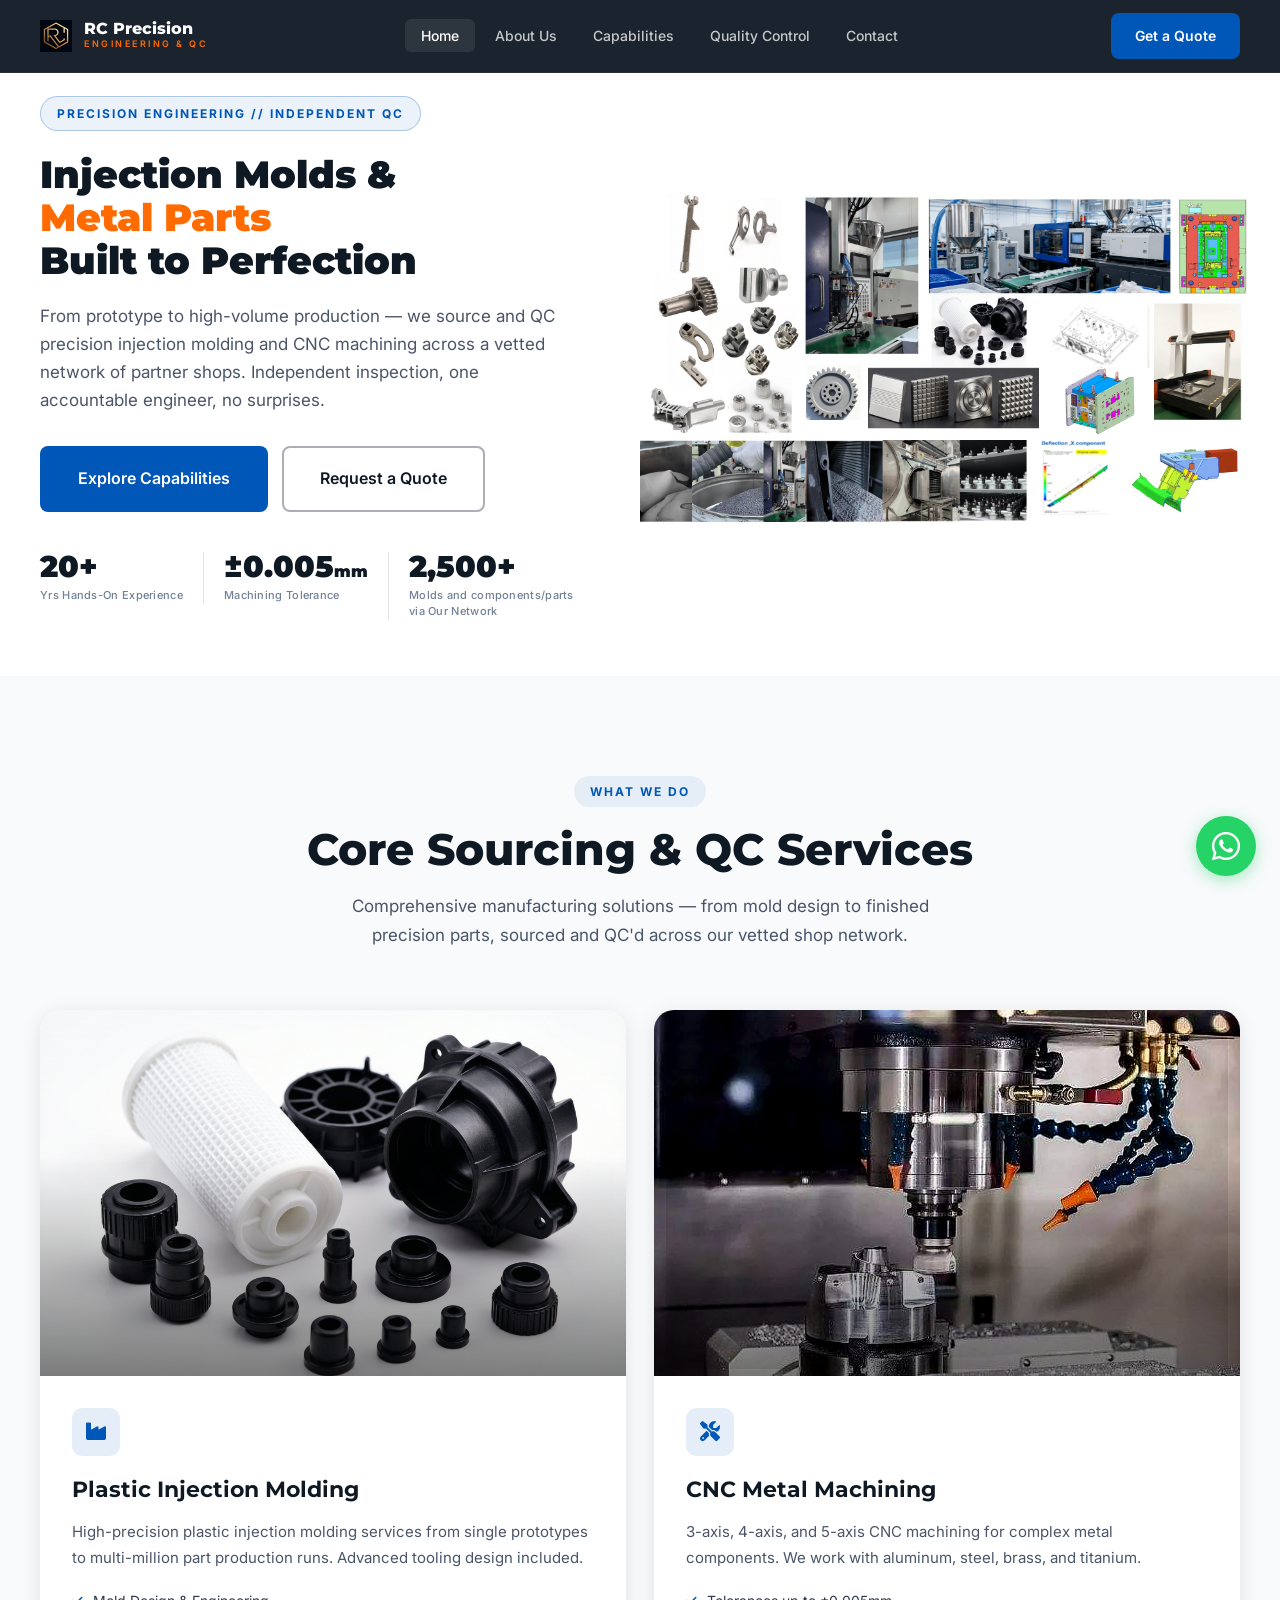
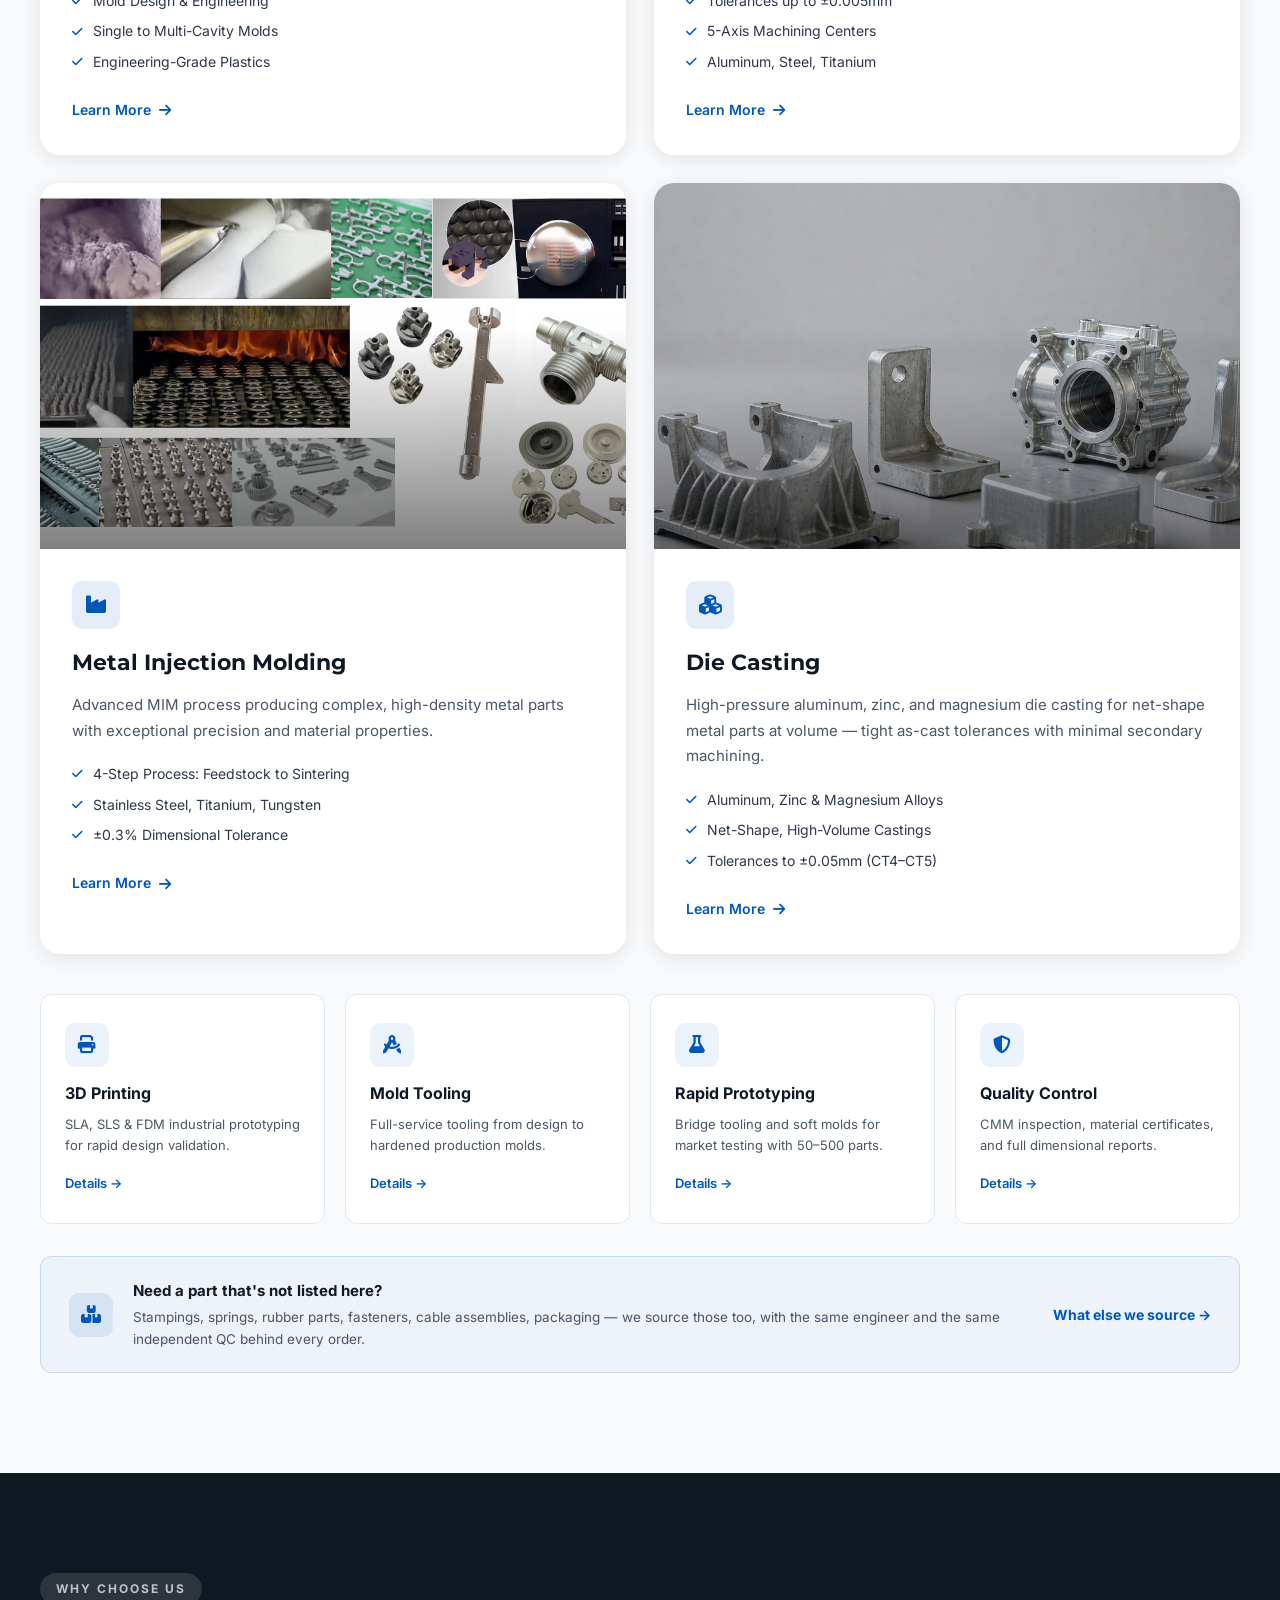
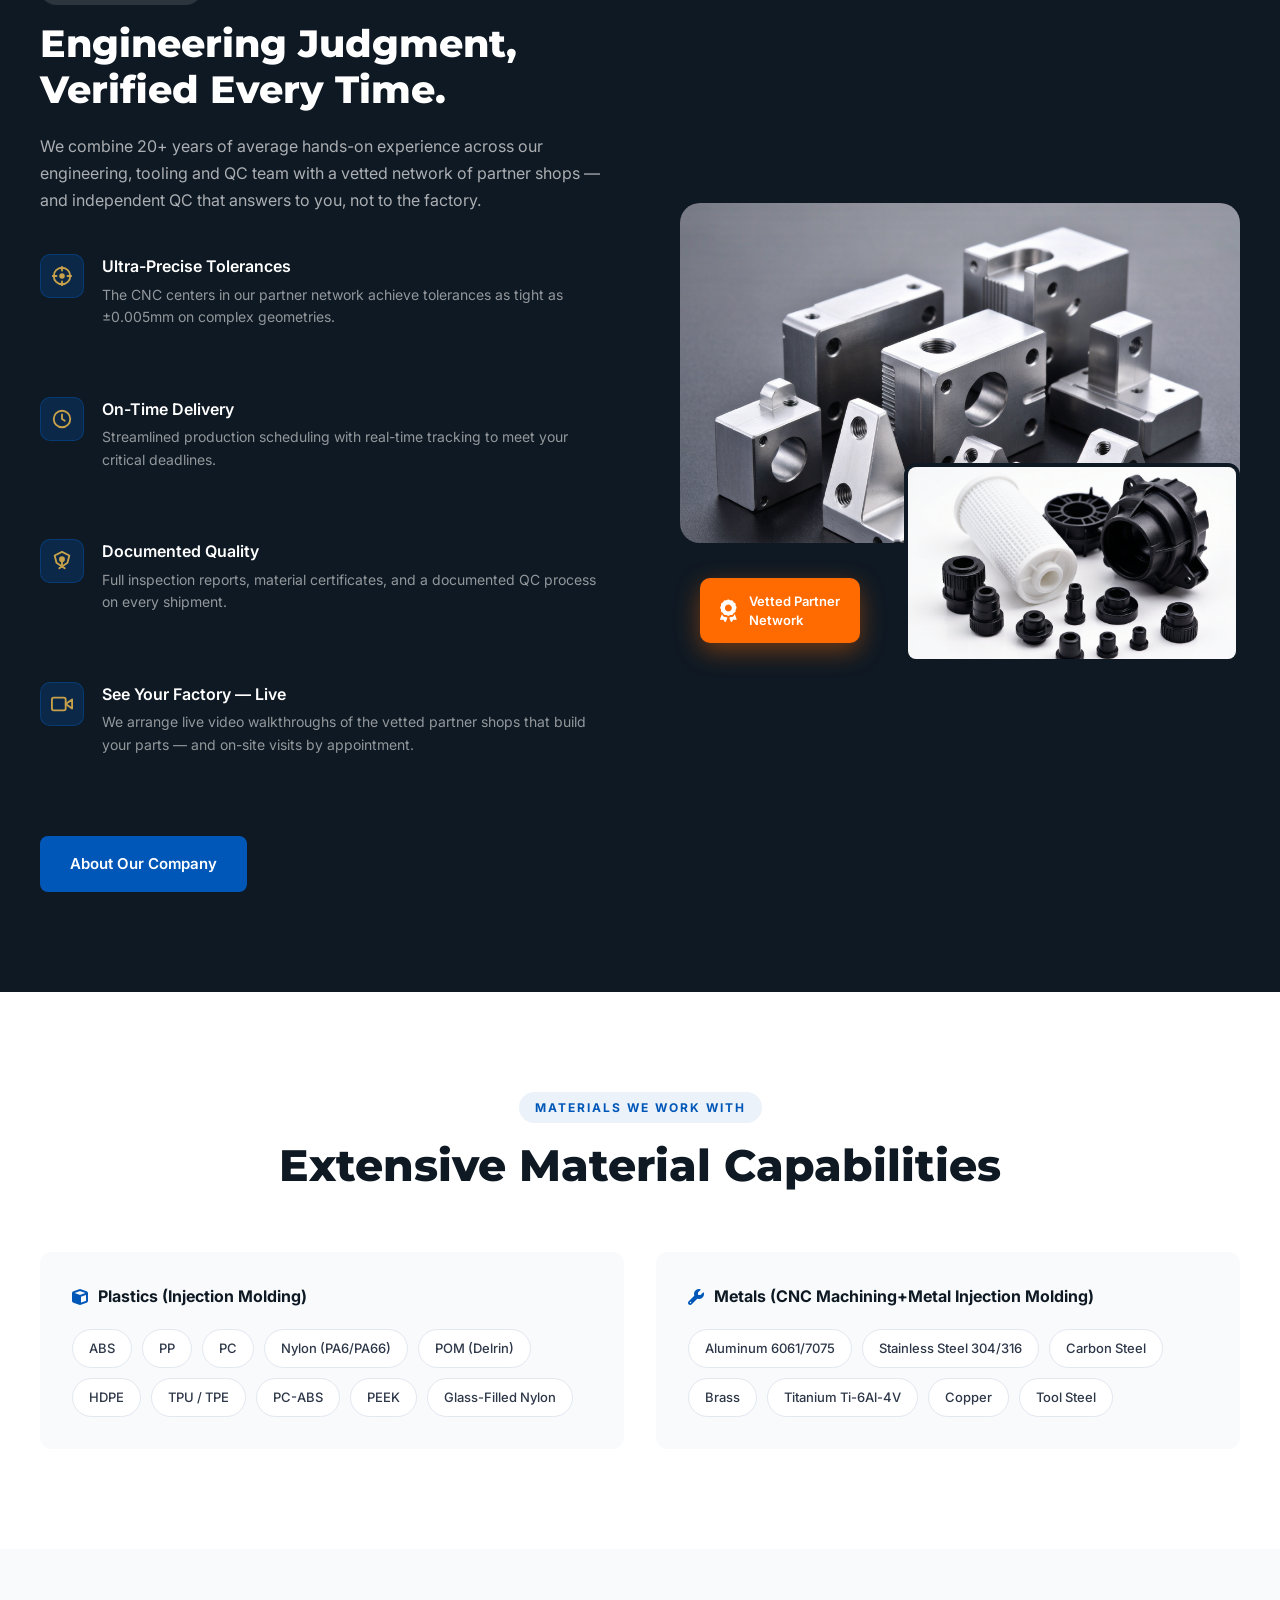
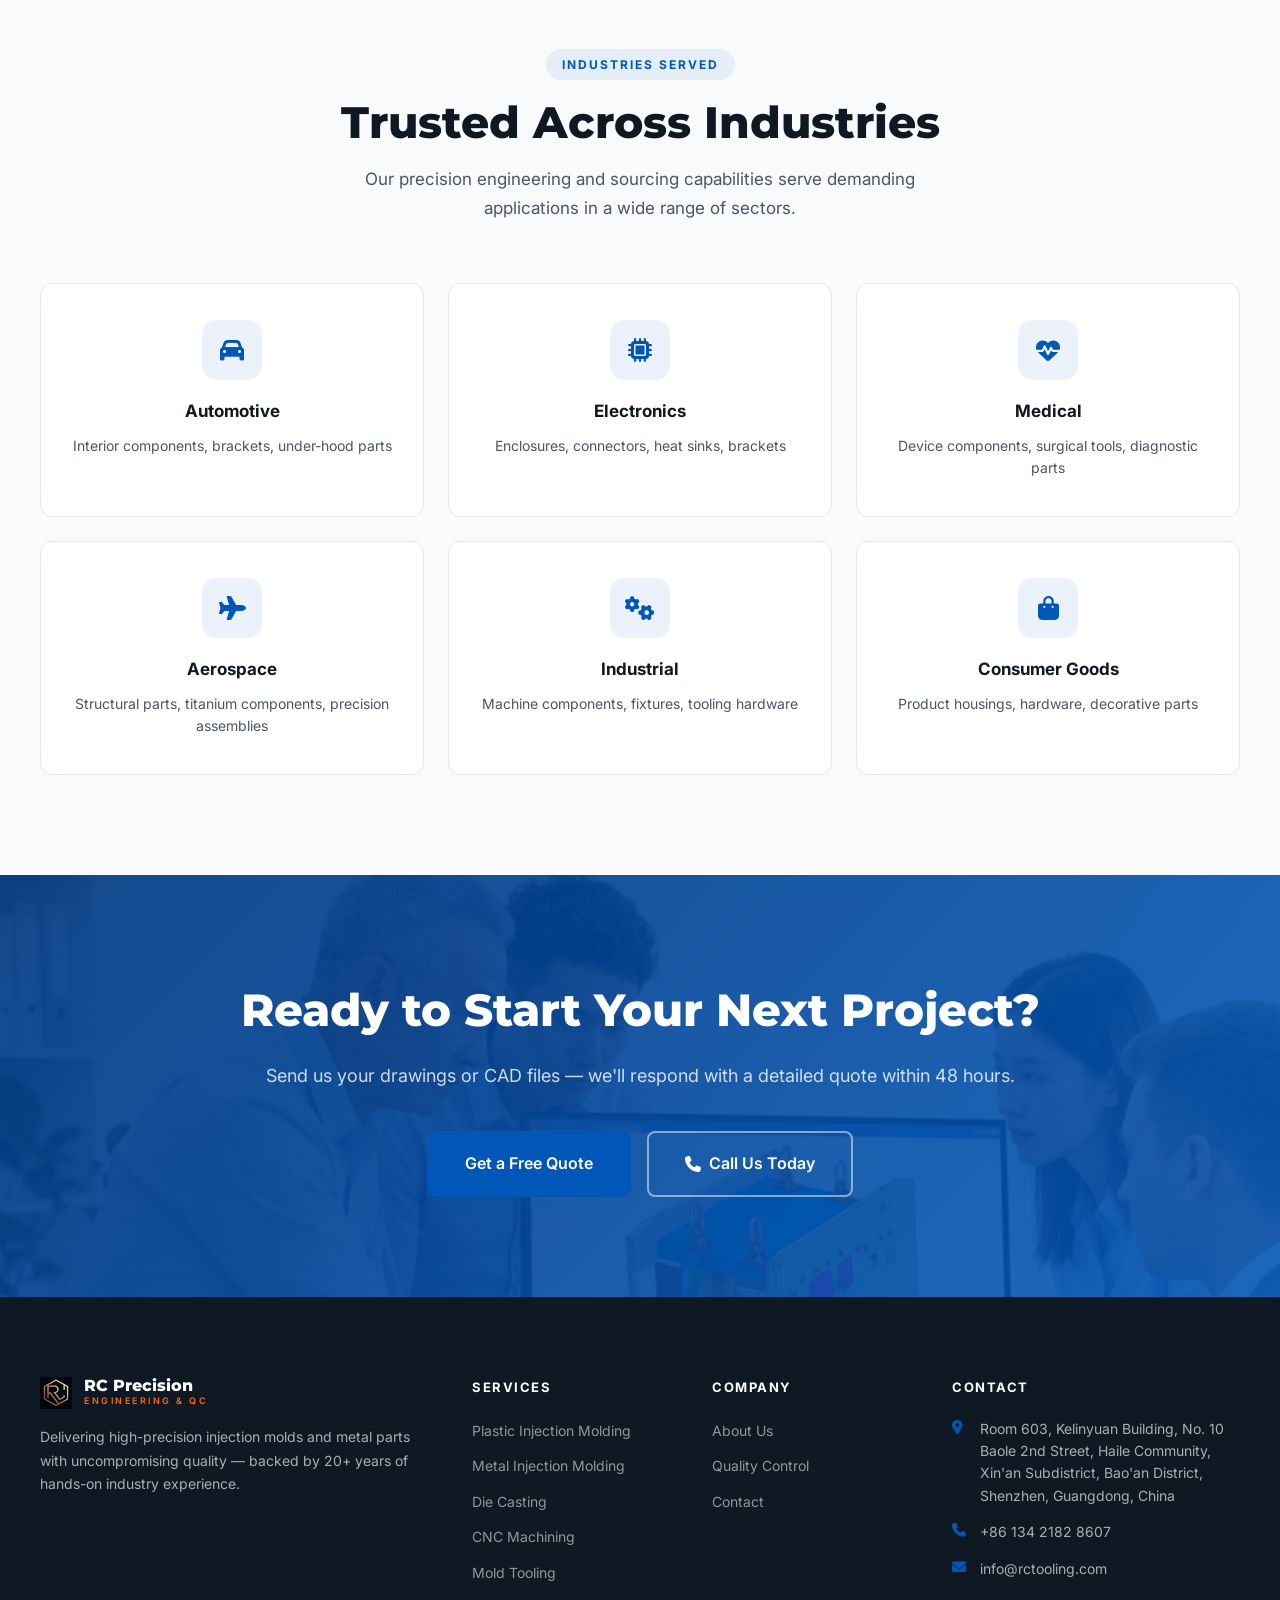
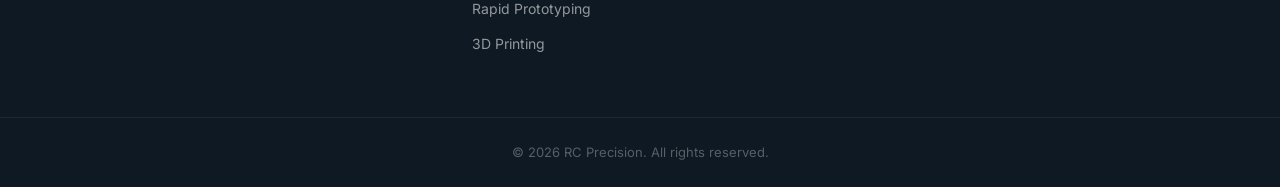
<file: index.html>
<!DOCTYPE html>
<html lang="en" data-page-node-id="lb6QJ9mbIPGZjWYtsxR7AJ">
<head data-page-node-id="viPErFzaWcihisl0lX8xXi">
<meta charset="UTF-8" data-page-node-id="GnX38VoA6dK58KcWuwFmV1">
<meta name="viewport" content="width=device-width, initial-scale=1.0" data-page-node-id="UyeFkJ7k1n2Uqv3ETFsfYk">
<title>RC Precision | Injection Molds & Metal Parts</title>
<link rel="icon" type="image/png" sizes="32x32" href="images/logo-new-32.png">
<link rel="apple-touch-icon" href="images/logo-new-32.png">
<link rel="stylesheet" href="css/style.css" data-page-node-id="VGBYJ9GLTq5mNKny6qDBpp">
<link href="https://fonts.googleapis.com/css2?family=Inter:wght@300;400;500;600;700;800&family=Montserrat:wght@700;800;900&display=swap" rel="stylesheet" data-page-node-id="WeAYWf7VWUfXyoHFF7WIRG">
<link rel="stylesheet" href="https://cdnjs.cloudflare.com/ajax/libs/font-awesome/6.5.0/css/all.min.css" data-page-node-id="ToXAfVbms0a3MwTByyQp7S">
<!-- Google Analytics (GA4) — Replace G-XXXXXXXXXX with your real Measurement ID after creating your GA property -->
<script async src="https://www.googletagmanager.com/gtag/js?id=G-XXXXXXXXXX"></script>
<script>
  window.dataLayer = window.dataLayer || [];
  function gtag(){dataLayer.push(arguments);}
  gtag('js', new Date());
  gtag('config', 'G-XXXXXXXXXX');
</script>
</head>
<body data-page-node-id="CVXJ5f3mNrc8dgt99xF2HD">

<!-- Navigation -->
<nav class="navbar" id="navbar" data-page-node-id="oqpbM1maotQ0ccvDt9efQV">
  <div class="container nav-container" data-page-node-id="2UlksWx2DHA3ogcXV54bxK">
    <div class="logo" data-page-node-id="joVGJHDmPjofAACBue77Ax">
      <img src="images/logo-new-32.png" alt="RC Precision" class="logo-img">
      <div class="logo-text" data-page-node-id="vmx0LPqAA7KXcSB8GstEz5">
        <span class="logo-main" data-page-node-id="hAi5j033I535vBinzrbABo">RC Precision</span>
        <span class="logo-sub" data-page-node-id="kDGlqfqRkmqAIMadUBvyy7">ENGINEERING &amp; QC</span>
      </div>
    </div>
    <ul class="nav-links" data-page-node-id="BASZa0VUApcq1OumZ96LP0">
      <li data-page-node-id="bA5qML0teC8USvkYfjjBc4"><a href="index.html" class="active" data-page-node-id="sl5UUNuCLfwFEGzFVBCwcA">Home</a></li>
      <li data-page-node-id="0GpDEsPgZr3lOJs6i8AdIO"><a href="about.html" data-page-node-id="DoJQ6ZMyVRd7qF5kgKjDJV">About Us</a></li>
      <li data-page-node-id="M5JdNWyVaqbxVQxoEqEtPY"><a href="capabilities.html" data-page-node-id="lADzwuzEUneFj7zsLz47jq">Capabilities</a></li>
      <li data-page-node-id="OTDPsLqF5NPJtbr60lUrCK"><a href="quality.html" data-page-node-id="A4wl7ib4w1m877ieylwPS7">Quality Control</a></li>
      <li data-page-node-id="boqH61wtr02f58dn8q1zje"><a href="contact.html" data-page-node-id="fVDwqUPUqNvDlbY7OA0GOz">Contact</a></li>
    </ul>
    <a href="rfq.html" class="btn btn-primary nav-cta" data-page-node-id="0do9j9ykNE0ADKUXi0Q8Ub">Get a Quote</a>
    <div class="hamburger" id="hamburger" data-page-node-id="y8XPvDWKDrIdWekaB3KjrA">
      <span data-page-node-id="yyjxjYTwlewERP2d1YveRT"></span><span data-page-node-id="wmxyDXFmSrC7Tq7Pw8tsD2"></span><span data-page-node-id="6guTxDihQRL8dnmqcqzOK5"></span>
    </div>
  </div>
</nav>

<!-- Hero Section -->
<section class="hero" data-page-node-id="3aDhioXMFj9AvGbYic368Z">
  <div class="hero-bg" data-page-node-id="czSYIOqIlMRFAJ5Zt50QvC">
    <img src="images/hero-montage-white-1920x1080.jpg" alt="Injection molds, injection molded parts, CNC machined components, MIM and die cast parts from our vetted partner shops" class="hero-img" data-page-node-id="cwUTKP4EP4Ugl6Z97pUkGS">
    <div class="hero-overlay" data-page-node-id="DBNr0DudKr7CU0RSFJI6FF"></div>
  </div>
  <div class="container hero-content" data-page-node-id="uHxL1PnwPDEK3wFp03jGgv">
    <div class="hero-badge" data-page-node-id="NmvauxC7oYYNow38LY4eh7">PRECISION ENGINEERING // INDEPENDENT QC</div>
    <h1 class="hero-title" data-page-node-id="A7IRHNKGv4ufwYUrM8NzzM">
      Injection Molds &<br data-page-node-id="ux3852pMXlqdKAjRdkEvuO">
      <span class="accent" data-page-node-id="4xM1RrA0kxYIL8lB2VN6Mm">Metal Parts</span><br data-page-node-id="17fqjoCKfsv0NOCataOV2d">
      Built to Perfection
    </h1>
    <p class="hero-desc" data-page-node-id="vHTNvP56WBsf1oLXvM5GmE">From prototype to high-volume production — we source and QC precision injection molding and CNC machining across a vetted network of partner shops. Independent inspection, one accountable engineer, no surprises.</p>
    <div class="hero-actions" data-page-node-id="NYD3Wngefi0oGoeZRi3iCF">
      <a href="capabilities.html" class="btn btn-primary btn-lg" data-page-node-id="JHpTWCG8ZR61w52q0ImJM2">Explore Capabilities</a>
      <a href="rfq.html" class="btn btn-outline btn-lg" data-page-node-id="0gsS44hXqCKUAhr0pMA6Bf">Request a Quote</a>
    </div>
    <div class="hero-stats" data-page-node-id="KnkDybkAZ6qrEuZ1Uown1C">
      <div class="stat" data-page-node-id="AUgQdigTNLcQOwmudaNyIV">
        <span class="stat-num" data-page-node-id="prjCzb7wW8elClD4vDswal">20+</span>
        <span class="stat-label" data-page-node-id="LKd0WIQryImCfGTHEk83eA">Yrs Hands-On Experience</span>
      </div>
      <div class="stat-divider" data-page-node-id="uB28f1U67sxHYXv0xA6783"></div>
      <div class="stat" data-page-node-id="J155kIe6VCLlEffRWC3SV7">
        <span class="stat-num" data-page-node-id="z9W5fdRAKu14tq15n3b1yd">±0.005<small data-page-node-id="11C4Kg6PdqSpvu1PNENK1c">mm</small></span>
        <span class="stat-label" data-page-node-id="9gtilFuHl2ERHFJUMWLEnP">Machining Tolerance</span>
      </div>
      <div class="stat-divider" data-page-node-id="hTMVmd6eMbDpf2gXyx0rRM"></div>
      <div class="stat" data-page-node-id="PLyqYhJa6Q9M4VKOeTPCH6">
        <span class="stat-num" data-page-node-id="iRMAxtcP3YbRY7ZPiwfBCG">2,500+</span>
        <span class="stat-label" data-page-node-id="ORSGrRxGdbMjl0wsCNN5yk">Molds and components/parts via Our Network</span>
      </div>
    </div>
  </div>
  <div class="hero-scroll" data-page-node-id="payxKsFo3eTHb4uh6fVOMY">
    <span data-page-node-id="MP1Xuoga8e1nFcG8DRakDh">Scroll</span>
    <i class="fas fa-chevron-down" data-page-node-id="0vrLwDf64aHMFTEJhdmwCY"></i>
  </div>
</section>

<!-- Services Overview -->
<section class="section services-overview" data-page-node-id="xytvM3MiZpOycfKtGtblAC">
  <div class="container" data-page-node-id="icBO5lAt89WF9pnQIwFnEJ">
    <div class="section-header" data-page-node-id="qJCrCK8F7KHxrZ5zK1TILX">
      <div class="section-tag" data-page-node-id="7K8TzsFw1Zd0bJqp8dkVyd">WHAT WE DO</div>
      <h2 class="section-title" data-page-node-id="L494UdXKiaIZTtQ3kM7fsG">Core Sourcing &amp; QC Services</h2>
      <p class="section-desc" data-page-node-id="aUbKbTk2IFkX6Qf8NT3VbA">Comprehensive manufacturing solutions — from mold design to finished precision parts, sourced and QC'd across our vetted shop network.</p>
    </div>
    <div class="services-grid" data-page-node-id="e83tKgbf6ybQN6LXBJNmPS">
      <div class="service-card featured" data-page-node-id="i9LJbRFgBFJHg6N8CiWnO9">
        <div class="service-img" data-page-node-id="qkFZNjTo8XKwLpPgrD6KWt">
          <img src="images/Injection_molded_plastic_parts_2026-06-09T11-37-58.png" alt="Plastic Injection Molding" data-page-node-id="7QEvGDQft802CXnqunAiuW">
          <div class="service-img-overlay" data-page-node-id="4jJpN3T6fRjojAn10tJUoo"></div>
        </div>
        <div class="service-content" data-page-node-id="QOEE9fxsX8uFrgjW4Q8BDX">
          <div class="service-icon" data-page-node-id="0GCPxje12JAGLEKdVYeR2t"><i class="fas fa-industry" data-page-node-id="WsF9Bxa3xZf0zJ0ykWW6lv"></i></div>
          <h3 data-page-node-id="pViGDBwBUhSn3yQZQR5Zu1">Plastic Injection Molding</h3>
          <p data-page-node-id="GfdNUEHOPb3bDXhCa9NJxO">High-precision plastic injection molding services from single prototypes to multi-million part production runs. Advanced tooling design included.</p>
          <ul class="service-list" data-page-node-id="H9wRHYImCmAv0lCfwhTBLF">
            <li data-page-node-id="p01AdaMpW4PUaWpCeFQZ1p"><i class="fas fa-check" data-page-node-id="sfFTFLGededuX7tFDfL6lN"></i> Mold Design & Engineering</li>
            <li data-page-node-id="VLbgGBgMJRiKAd2Oaghv9q"><i class="fas fa-check" data-page-node-id="1i27biyKoYCKBn6JROmWUK"></i> Single to Multi-Cavity Molds</li>
            <li data-page-node-id="64kCCR8pRsaL32OMSW53Ww"><i class="fas fa-check" data-page-node-id="mmqU9KMYbCZAUwu8nRa20M"></i> Engineering-Grade Plastics</li>
          </ul>
          <a href="capabilities.html#injection" class="service-link" data-page-node-id="MW8dbDgDyuzOWOpg3I4hKe">Learn More <i class="fas fa-arrow-right" data-page-node-id="mQtTljglelgRqSUfLmgEmk"></i></a>
        </div>
      </div>
      <div class="service-card featured" data-page-node-id="i7SSQhMm0OhUAgwPjUHxeQ">
        <div class="service-img" data-page-node-id="jdbzQPW7NEnumweWGqmeLt">
          <img src="images/CNC_user_provided_factory_milling_2026-09-08T12-32-00.png" alt="CNC Machining" data-page-node-id="bmziY6biseWdOgCzzu5TyO">
          <div class="service-img-overlay" data-page-node-id="AvDEtmkAT1wulQlztjC9AH"></div>
        </div>
        <div class="service-content" data-page-node-id="0MWPbwcWls1iTglhj7LzaI">
          <div class="service-icon" data-page-node-id="7GlAd8a9DNJStDA5llu9ZH"><i class="fas fa-tools" data-page-node-id="SgzWmvnUX9HZAVFA6cNksO"></i></div>
          <h3 data-page-node-id="ZE9gLrVJyRsvxCasDnrx60">CNC Metal Machining</h3>
          <p data-page-node-id="rxuiCdBpSgNIUWIAYrM7dQ">3-axis, 4-axis, and 5-axis CNC machining for complex metal components. We work with aluminum, steel, brass, and titanium.</p>
          <ul class="service-list" data-page-node-id="OQJHSCtuMhaD79PYaanRlz">
            <li data-page-node-id="EQwtGeDv26ya4IGPsrdwwc"><i class="fas fa-check" data-page-node-id="1f2NUn5sFCuSzE12EH4HSb"></i> Tolerances up to ±0.005mm</li>
            <li data-page-node-id="XKDIQCcbtyiFgr4c6exLLb"><i class="fas fa-check" data-page-node-id="7wAoq3xTQnuiMNmMiAzFGq"></i> 5-Axis Machining Centers</li>
            <li data-page-node-id="1cnxytvM57QKJ6EeJ0M2uk"><i class="fas fa-check" data-page-node-id="Wp7i45JywfmNy6EhzZCbe2"></i> Aluminum, Steel, Titanium</li>
          </ul>
          <a href="capabilities.html#cnc" class="service-link" data-page-node-id="LNtyWIiqEk62F24gLE0yll">Learn More <i class="fas fa-arrow-right" data-page-node-id="3epcmRPj5t9OfFA7RqIInw"></i></a>
        </div>
      </div>
      <!-- Metal Injection Molding Card -->
      <div class="service-card featured" data-page-node-id="wKZpDtueZjag5ZUompqS1w">
        <div class="service-img" data-page-node-id="NhxzqKuobkjQerVf241Tde">
          <img src="images/Metal_Injection_Molding_MIM_pr_2026-06-20T04-57-37.png" alt="Metal Injection Molding" data-page-node-id="CIdfpV4oVcLpbhwglhGW7v">
          <div class="service-img-overlay" data-page-node-id="KU7mpURoxWbXr23YHiZZRz"></div>
        </div>
        <div class="service-content" data-page-node-id="kbhn6i4hRd3HbhAePN1B6k">
          <div class="service-icon" data-page-node-id="hmSdiYs7BV3LupSO9dqFQI"><i class="fas fa-industry" data-page-node-id="yGbSGFmjaHcfuH603p2jM7"></i></div>
          <h3 data-page-node-id="SRC5Ge1xwgpWs0raCzx6Oa">Metal Injection Molding</h3>
          <p data-page-node-id="QGlA2CzfJIeFVzu2DQ92y8">Advanced MIM process producing complex, high-density metal parts with exceptional precision and material properties.</p>
          <ul class="service-list" data-page-node-id="d5cSIhaoJjAZN8SevXelUW">
            <li data-page-node-id="NntaFk5nOaXKGUSV6GzbjY"><i class="fas fa-check" data-page-node-id="AohguaJTNB8xhxQwhLVLqB"></i> 4-Step Process: Feedstock to Sintering</li>
            <li data-page-node-id="6QWM2ruYRnGPTulIDPm15r"><i class="fas fa-check" data-page-node-id="qwOxHAGedWNTbiCDACGWI8"></i> Stainless Steel, Titanium, Tungsten</li>
            <li data-page-node-id="K1pNNnZ0DaJImqdU52ZpzT"><i class="fas fa-check" data-page-node-id="FT7m3eIRahboo133kARuyo"></i> ±0.3% Dimensional Tolerance</li>
          </ul>
          <a href="capabilities.html#mim" class="service-link" data-page-node-id="rT3lxhglXMj6WFvtRRJ17g">Learn More <i class="fas fa-arrow-right" data-page-node-id="Z5S6WYk7m6cwzrREoSJGiB"></i></a>
        </div>
      </div>
      <!-- Die Casting Card -->
      <div class="service-card featured" data-page-node-id="dieCastCardHome7qNzlpvdrbWk7">
        <div class="service-img" data-page-node-id="dieCastCardImgWrap7qNzlpvdrbWk7">
          <img src="images/Die_casting_aluminum_parts_2026-10-14.png" alt="Aluminum Die Casting" data-page-node-id="dieCastCardImg7qNzlpvdrbWk7">
          <div class="service-img-overlay" data-page-node-id="dieCastCardOverlay7qNzlpvdrbWk7"></div>
        </div>
        <div class="service-content" data-page-node-id="dieCastCardContent7qNzlpvdrbWk7">
          <div class="service-icon" data-page-node-id="dieCastCardIconWrap7qNzlpvdrbWk7"><i class="fas fa-cubes" data-page-node-id="dieCastCardIcon7qNzlpvdrbWk7"></i></div>
          <h3 data-page-node-id="dieCastCardTitle7qNzlpvdrbWk7">Die Casting</h3>
          <p data-page-node-id="dieCastCardDesc7qNzlpvdrbWk7">High-pressure aluminum, zinc, and magnesium die casting for net-shape metal parts at volume — tight as-cast tolerances with minimal secondary machining.</p>
          <ul class="service-list" data-page-node-id="dieCastCardList7qNzlpvdrbWk7">
            <li data-page-node-id="dieCastCardLi17qNzlpvdrbWk7"><i class="fas fa-check" data-page-node-id="dieCastCardCk17qNzlpvdrbWk7"></i> Aluminum, Zinc &amp; Magnesium Alloys</li>
            <li data-page-node-id="dieCastCardLi27qNzlpvdrbWk7"><i class="fas fa-check" data-page-node-id="dieCastCardCk27qNzlpvdrbWk7"></i> Net-Shape, High-Volume Castings</li>
            <li data-page-node-id="dieCastCardLi37qNzlpvdrbWk7"><i class="fas fa-check" data-page-node-id="dieCastCardCk37qNzlpvdrbWk7"></i> Tolerances to ±0.05mm (CT4–CT5)</li>
          </ul>
          <a href="capabilities.html#die-casting" class="service-link" data-page-node-id="dieCastCardLink7qNzlpvdrbWk7">Learn More <i class="fas fa-arrow-right" data-page-node-id="dieCastCardArrow7qNzlpvdrbWk7"></i></a>
        </div>
      </div>
    </div>

    <!-- Additional Services Row -->
    <div class="mini-services" data-page-node-id="azzqHObZWXKw3tfT4TMead">
      <div class="mini-service" data-page-node-id="VUCFDnnpHW0HTaUyh5WvO9">
        <div class="mini-icon" data-page-node-id="fsUropMCaSRsYxQrvPY8a5"><i class="fas fa-print" data-page-node-id="TBjgFwB0IOlD9GVmMFieKK"></i></div>
        <h4 data-page-node-id="V6anejmU8MvCK3P8vl0KaT">3D Printing</h4>
        <p data-page-node-id="sUO5PjPMlVWfI39xug8co7">SLA, SLS & FDM industrial prototyping for rapid design validation.</p>
        <a href="capabilities.html#3dprint" data-page-node-id="U4DhhLMFOwOnn2J9Da8DGV">Details →</a>
      </div>
      <div class="mini-service" data-page-node-id="DyyRlPM82UHR3F3QmdmeiD">
        <div class="mini-icon" data-page-node-id="dnc4U3ns41dAR7Rac7UfE2"><i class="fas fa-drafting-compass" data-page-node-id="5XIQaQxqT2Xr0IJT1fyfEn"></i></div>
        <h4 data-page-node-id="oFjDBeT0w5UFC2hUZqgqQR">Mold Tooling</h4>
        <p data-page-node-id="aX2GtdggS5q7mg9Tn5TDpV">Full-service tooling from design to hardened production molds.</p>
        <a href="capabilities.html#tooling" data-page-node-id="vW0OroOHxu1T1MZ5Xwd9Bu">Details →</a>
      </div>
      <div class="mini-service" data-page-node-id="F0PGQCOAM8iGbE2DIW9gKK">
        <div class="mini-icon" data-page-node-id="UiF3PfIuhHewsvNEmM9Jtc"><i class="fas fa-flask" data-page-node-id="qCnr3hI2Blcp9bSoRIc82j"></i></div>
        <h4 data-page-node-id="aIdCOrMTOrZkomCv8zDekH">Rapid Prototyping</h4>
        <p data-page-node-id="wEYLdO8SciK5CF1zhs9r1C">Bridge tooling and soft molds for market testing with 50–500 parts.</p>
        <a href="capabilities.html#proto" data-page-node-id="zFqx2yYO4xNEMclHqKRSkS">Details →</a>
      </div>
      <div class="mini-service" data-page-node-id="iXiB8tb3ggCp0aHwqKx5KD">
        <div class="mini-icon" data-page-node-id="ljFARJNqgdvHNupxmNZ0Rl"><i class="fas fa-shield-alt" data-page-node-id="DxAHN0CCmIjORFCqFo0Jhx"></i></div>
        <h4 data-page-node-id="c1iydYCz78dj5lfhrM0HYL">Quality Control</h4>
        <p data-page-node-id="ejeWIkKoGJT5LWEHLpeAAh">CMM inspection, material certificates, and full dimensional reports.</p>
        <a href="quality.html" data-page-node-id="9EddH3XUyN8jV8rugZST7y">Details →</a>
      </div>
    </div>

    <!-- Cross-category sourcing teaser -->
    <div class="sourcing-teaser" data-page-node-id="sourcingTeaser20261115">
      <div class="sourcing-teaser-icon" data-page-node-id="sourcingTeaserIcon"><i class="fas fa-boxes" data-page-node-id="sourcingTeaserI"></i></div>
      <div class="sourcing-teaser-text" data-page-node-id="sourcingTeaserText">
        <strong data-page-node-id="sourcingTeaserStrong">Need a part that's not listed here?</strong>
        <span data-page-node-id="sourcingTeaserSpan">Stampings, springs, rubber parts, fasteners, cable assemblies, packaging — we source those too, with the same engineer and the same independent QC behind every order.</span>
      </div>
      <a href="capabilities.html#sourcing" class="sourcing-teaser-link" data-page-node-id="sourcingTeaserLink">What else we source →</a>
    </div>
  </div>
</section>

<!-- Why Choose Us -->
<section class="section why-us dark-section" data-page-node-id="s2TpmDID0I04mi3ciBzXN4">
  <div class="container" data-page-node-id="p3zkVyHnMdFDmkcKXm3oqJ">
    <div class="why-us-inner" data-page-node-id="k9gCXjZjogyb1KPmC2VNZ2">
      <div class="why-us-left" data-page-node-id="kPWOACMRvHr5YJIQwuBoFE">
        <div class="section-tag light" data-page-node-id="e871hBArXnvauSrN05TS1w">WHY CHOOSE US</div>
        <h2 data-page-node-id="5vxZ6GWN8Jfa9vFLSNydff">Engineering Judgment,<br data-page-node-id="XqDyOzcpMBhARZ79dg3874">Verified Every Time.</h2>
        <p data-page-node-id="1vAAaIh49YQE5i3FhZY6Nw">We combine 20+ years of average hands-on experience across our engineering, tooling and QC team with a vetted network of partner shops — and independent QC that answers to you, not to the factory.</p>
        <div class="why-features" data-page-node-id="xBQYDSw71MnZvE4bXV8kYC">
          <div class="why-feature" data-page-node-id="pHisUzuzCYK92kGemk5TzI">
            <div class="why-icon" data-page-node-id="EzfWEkekShIEElkCSarAQA"><svg viewBox="0 0 24 24" width="22" height="22" fill="none" stroke="#C8A24A" stroke-width="2" stroke-linecap="round" stroke-linejoin="round" aria-hidden="true"><circle cx="12" cy="12" r="9"/><line x1="12" y1="2" x2="12" y2="6"/><line x1="12" y1="18" x2="12" y2="22"/><line x1="2" y1="12" x2="6" y2="12"/><line x1="18" y1="12" x2="22" y2="12"/><circle cx="12" cy="12" r="2" fill="#C8A24A"/></svg></div>
            <div data-page-node-id="QyYdQT12r0QO753N2rX9hS">
              <h4 data-page-node-id="flRD1Y8JaTQSMdFVDIq5ZJ">Ultra-Precise Tolerances</h4>
              <p data-page-node-id="xSLlpD762YRyfn5qpc1uol">The CNC centers in our partner network achieve tolerances as tight as ±0.005mm on complex geometries.</p>
            </div>
          </div>
          <div class="why-feature" data-page-node-id="qgDQFc4NwoOkjCoJ4sdtOk">
            <div class="why-icon" data-page-node-id="EXcte5QXFPAMMZQRzZZtp9"><svg viewBox="0 0 24 24" width="22" height="22" fill="none" stroke="#C8A24A" stroke-width="2" stroke-linecap="round" stroke-linejoin="round" aria-hidden="true"><circle cx="12" cy="12" r="9"/><polyline points="12 7 12 12 15 14"/></svg></div>
            <div data-page-node-id="ZP28vlUFjiSVz2E3Aqp4Un">
              <h4 data-page-node-id="lyvtvizdHIwy9C8BbcDqjx">On-Time Delivery</h4>
              <p data-page-node-id="gVoPXec4JSisJyaCVwz0RR">Streamlined production scheduling with real-time tracking to meet your critical deadlines.</p>
            </div>
          </div>
          <div class="why-feature" data-page-node-id="4flTLOB2JlfhBkU3vooLS5">
            <div class="why-icon" data-page-node-id="jVPl3JsPHLXdwolBMBlanw"><svg viewBox="0 0 24 24" width="22" height="22" fill="none" stroke="#C8A24A" stroke-width="2" stroke-linecap="round" stroke-linejoin="round" aria-hidden="true"><path d="M12 2 L20 6 L18 14 L12 18 L6 14 L4 6 Z"/><circle cx="12" cy="10" r="2.2" fill="#C8A24A"/><line x1="12" y1="12.5" x2="12" y2="16"/><line x1="9" y1="20" x2="12" y2="18"/><line x1="15" y1="20" x2="12" y2="18"/></svg></div>
            <div data-page-node-id="QSkw9ZgPNUeksAYzTS5L43">
              <h4 data-page-node-id="W6bkztRvWhP26EqlZAyrKU">Documented Quality</h4>
              <p data-page-node-id="Rvb5k6bb7oVo72clD6QFDU">Full inspection reports, material certificates, and a documented QC process on every shipment.</p>
            </div>
          </div>
          <div class="why-feature">
            <div class="why-icon"><svg viewBox="0 0 24 24" width="22" height="22" fill="none" stroke="#C8A24A" stroke-width="2" stroke-linecap="round" stroke-linejoin="round" aria-hidden="true"><path d="M23 7l-7 5 7 5V7z"/><rect x="1" y="5" width="15" height="14" rx="2"/></svg></div>
            <div>
              <h4>See Your Factory — Live</h4>
              <p>We arrange live video walkthroughs of the vetted partner shops that build your parts — and on-site visits by appointment.</p>
            </div>
          </div>
        </div>
        <a href="about.html" class="btn btn-primary" data-page-node-id="cb9IWmFMGLgtNaK2A69uF9">About Our Company</a>
      </div>
      <div class="why-us-right" data-page-node-id="he14Lue6tqLzb61e4exqB6">
        <div class="why-img-grid" data-page-node-id="kTmnEyHx0dWBSdeGBjEH39">
          <img src="images/Precision_aluminum_CNC_machine_2026-06-09T11-38-29.png" alt="Metal Parts" class="why-img-main" data-page-node-id="9Q7sVR7a7rA58vWWjoGcHs">
          <img src="images/Injection_molded_plastic_parts_2026-06-09T11-37-58.png" alt="Injection Parts" class="why-img-small" data-page-node-id="xvl8FgRfZF1Bdsv7eelxF6">
          <div class="why-badge" data-page-node-id="g3aUc6O110JeveEs6jxME3">
            <i class="fas fa-award" data-page-node-id="6KQzp719GFoFIlC2KBiymz"></i>
            <span data-page-node-id="eHYhvuPu7CpjGWAPjKaci1">Vetted Partner<br data-page-node-id="V9S53vXiz6xGakj9Db5SOd">Network</span>
          </div>
        </div>
      </div>
    </div>
  </div>
</section>

<!-- Materials -->
<section class="section materials" data-page-node-id="W1vhxlSzuleSSG847YLAOt">
  <div class="container" data-page-node-id="QR7zjpGmWz16Jb1AHH7fWb">
    <div class="section-header" data-page-node-id="BIxweTCo1QedM7I4v8FTiq">
      <div class="section-tag" data-page-node-id="iKsKfMtXzNH8ZcpqHgtU7u">MATERIALS WE WORK WITH</div>
      <h2 class="section-title" data-page-node-id="rUu2AWCJrGdk1J9rFQp7BM">Extensive Material Capabilities</h2>
    </div>
    <div class="materials-tabs" data-page-node-id="s1xnBATir9MxdjisPcEvA9">
      <div class="mat-category" data-page-node-id="1H5B0McXFGDYF3YhqgdC2S">
        <h4 data-page-node-id="8L5eVfMLEkVwtHT4lTamdh"><i class="fas fa-cube" data-page-node-id="3SVnwFAbXbxFsqdmedId8v"></i> Plastics (Injection Molding)</h4>
        <div class="mat-chips" data-page-node-id="347A9glV7ZNTQs0tk7zg4M">
          <span data-page-node-id="iSmNWHGG8JmCz5I5viF5F1">ABS</span><span data-page-node-id="I5HfsEP1w29eTmipnN06pX">PP</span><span data-page-node-id="AuenxCAAcPVcQMUYYlp5dN">PC</span><span data-page-node-id="EeXFBql0T7ZaUaDcMfOZ1p">Nylon (PA6/PA66)</span>
          <span data-page-node-id="x0YqcqIb2EEG53TKa8bCQB">POM (Delrin)</span><span data-page-node-id="vJSvFVp09eItxXSIcqKl13">HDPE</span><span data-page-node-id="oeuWUSz1p7cTU2IhymF0sr">TPU / TPE</span>
          <span data-page-node-id="kWdpgXdHT95vhGsvDNGD67">PC-ABS</span><span data-page-node-id="KsBffd8fHuWFP6zFPwUvC1">PEEK</span><span data-page-node-id="SCBmHGiu7f8xfs3qqT6rRf">Glass-Filled Nylon</span>
        </div>
      </div>
      <div class="mat-category" data-page-node-id="BDkmGeFHxYmF4KL0UJ80Jz">
        <h4 data-page-node-id="oVBXRQdLLCz3gw3VVNBnjy"><i class="fas fa-wrench" data-page-node-id="yZlonvYAK3AwKSwklVAeTy"></i> Metals (CNC Machining+Metal Injection Molding)</h4>
        <div class="mat-chips metal" data-page-node-id="cds7JogQRYEQSHNyyLh7J0">
          <span data-page-node-id="IDgyhs2TWeHHi7M0LBCLnX">Aluminum 6061/7075</span><span data-page-node-id="zuOf5d8iI4kEWlnEcmFhIU">Stainless Steel 304/316</span>
          <span data-page-node-id="9wAyvOhaEsfVcMiwUKn9CQ">Carbon Steel</span><span data-page-node-id="MASlIDpBYwiT1uzjgtEBwI">Brass</span><span data-page-node-id="yBxEBHkwFOIk0QH5FZUkGC">Titanium Ti-6Al-4V</span>
          <span data-page-node-id="0QRbQUgp5Sj2CVBHW92Y30">Copper</span><span data-page-node-id="djESEM0r8uVu7WsdaZ98EO">Tool Steel</span>
        </div>
      </div>
    </div>
  </div>
</section>

<!-- Industries -->
<section class="section industries" data-page-node-id="udP3nHkDMDoGWxA37Sqy11">
  <div class="container" data-page-node-id="O5aSevPUQyNBnjbPpZx5uk">
    <div class="section-header" data-page-node-id="RgDUlph1AaA3jDRvuISwAe">
      <div class="section-tag" data-page-node-id="vGTlMG0UHYn4BC26pHtSDa">INDUSTRIES SERVED</div>
      <h2 class="section-title" data-page-node-id="0qR2wtSXuTs5wT5TwQbfu0">Trusted Across Industries</h2>
      <p class="section-desc" data-page-node-id="FjPCE7jG6LL4r5XfMbyhox">Our precision engineering and sourcing capabilities serve demanding applications in a wide range of sectors.</p>
    </div>
    <div class="industries-grid" data-page-node-id="7YyAquvzivllFJFQuM2YWd">
      <div class="industry-card" data-page-node-id="T1f3kT9i1zWgkGizgqok3z">
        <div class="ind-icon" data-page-node-id="9B2XBpFpEU7I5hTMMdXUjY"><i class="fas fa-car" data-page-node-id="B4SsoUWeUQvOPFLR9h4GJ0"></i></div>
        <h4 data-page-node-id="sKfCuJKhv482RsYtacXfta">Automotive</h4>
        <p data-page-node-id="x1LGEMRgzPL0imC9f4VjQ7">Interior components, brackets, under-hood parts</p>
      </div>
      <div class="industry-card" data-page-node-id="bsAB9BXoDWY8lVdDMlaEe2">
        <div class="ind-icon" data-page-node-id="0OlMU3NHg5THBNEVpnjMnp"><i class="fas fa-microchip" data-page-node-id="E7QpOkgFYva9GAjYKIWRxo"></i></div>
        <h4 data-page-node-id="F2Iwp7FJ0emEHKA4ntQSby">Electronics</h4>
        <p data-page-node-id="KMZNQEkSZvs4j6UE40INcp">Enclosures, connectors, heat sinks, brackets</p>
      </div>
      <div class="industry-card" data-page-node-id="yre3oxvHYbCg61cS8Ixtja">
        <div class="ind-icon" data-page-node-id="mJxBzXSHxTJoFt1N7PBO61"><i class="fas fa-heartbeat" data-page-node-id="KU5FqhyGD3XKDmmeshAHS5"></i></div>
        <h4 data-page-node-id="eG5mdl0cT1Enf91emaUHxI">Medical</h4>
        <p data-page-node-id="U7eyjTU4B0lY0x4N79s0BO">Device components, surgical tools, diagnostic parts</p>
      </div>
      <div class="industry-card" data-page-node-id="ZRAJBR2NZ0UNUEutbadXam">
        <div class="ind-icon" data-page-node-id="uBUeu00uqPLfquu7HVRynx"><i class="fas fa-plane" data-page-node-id="ny7zG8jChEBmIjtERvWB7t"></i></div>
        <h4 data-page-node-id="VTlM8oVanXDRStBeswOdRB">Aerospace</h4>
        <p data-page-node-id="sRIzWEeQwC92bSYwnQjwn2">Structural parts, titanium components, precision assemblies</p>
      </div>
      <div class="industry-card" data-page-node-id="2hLRNHXNWI03bJnP2L1AQZ">
        <div class="ind-icon" data-page-node-id="CCBIMH5E8xAE26XJKw1Hvj"><i class="fas fa-cogs" data-page-node-id="Law8wTGCo6pP0SyCGc7y8Q"></i></div>
        <h4 data-page-node-id="9BAQHh5yNMqcdSTlclgNuB">Industrial</h4>
        <p data-page-node-id="LAY4UUTv6dxzyHXOoGuLr1">Machine components, fixtures, tooling hardware</p>
      </div>
      <div class="industry-card" data-page-node-id="lt72JJMvnkklSwlxGsK4ej">
        <div class="ind-icon" data-page-node-id="XJjcVAJDUbYic4NE7OHfC2"><i class="fas fa-shopping-bag" data-page-node-id="3JbWsWxZALciugnCbw3lAH"></i></div>
        <h4 data-page-node-id="gGLLRTtB2fnc98ozXPx8ah">Consumer Goods</h4>
        <p data-page-node-id="uD5R5dtMzInvA3gaJL1eZ0">Product housings, hardware, decorative parts</p>
      </div>
    </div>
  </div>
</section>

<!-- CTA Banner -->
<section class="cta-banner" data-page-node-id="TXMBHqICbXNaRym8onz3eL">
  <div class="cta-bg" data-page-node-id="nZyvgIHA1uKlFRhzuhcEcN">
    <img src="images/Manufacturing_team_engineers_d_2026-06-09T11-38-31.png" alt="" data-page-node-id="vx5qoLGw6GLeNrGYRx6iXe">
    <div class="cta-overlay" data-page-node-id="3mZ7k7Q7O65BfoJhwYpLo0"></div>
  </div>
  <div class="container cta-content" data-page-node-id="OmECNTJrS0Dq9o2bNAmPBG">
    <h2 data-page-node-id="pfYsLnRqJG9KC4Fm2fztRu">Ready to Start Your Next Project?</h2>
    <p data-page-node-id="zZYyCZQjpvzBInHwomVHuA">Send us your drawings or CAD files — we'll respond with a detailed quote within 48 hours.</p>
    <div class="cta-actions" data-page-node-id="DYXamIn3mXSRstpsvTAhO4">
      <a href="rfq.html" class="btn btn-primary btn-lg" data-page-node-id="PIWUFCFICHWnGSmwD183rb">Get a Free Quote</a>
      <a href="tel:+8613421828607" class="btn btn-outline-light btn-lg" data-page-node-id="5F3lCqE6xvMxFwHwEjNnKP"><i class="fas fa-phone" data-page-node-id="tgxt0w3SV4EeFBRpl4b5Fx"></i> Call Us Today</a>
    </div>
  </div>
</section>

<!-- Footer -->
<footer class="footer" data-page-node-id="A7NLntkOyiWtB1ppfRPNtN">
  <div class="container footer-grid" data-page-node-id="UaAMEgCOP7qy7N6Cef1RDG">
    <div class="footer-brand" data-page-node-id="dc2X0wJcQgTofBbLtvHqyy">
      <div class="logo footer-logo" data-page-node-id="JTgw3OpAQrdaEzsPVhP3lm">
        <img src="images/logo-new-32.png" alt="RC Precision" class="logo-img">
        <div class="logo-text" data-page-node-id="xoelWBDW8zS8mzCAVZkJ7D">
          <span class="logo-main" data-page-node-id="xxomC7vP3GuAzeIEokU9iP">RC Precision</span>
          <span class="logo-sub" data-page-node-id="S6TeD5JuyoocXMRK7cVcDG">ENGINEERING &amp; QC</span>
        </div>
      </div>
      <p data-page-node-id="QS1wkm5fDqocBHChRlMlKC">Delivering high-precision injection molds and metal parts with uncompromising quality — backed by 20+ years of hands-on industry experience.</p>
</div>
    <div class="footer-links" data-page-node-id="ekkgOVSKsVqxpiJBFv5wW2">
      <h5 data-page-node-id="B04JDrDWC7JXfjFXXJTzdZ">Services</h5><ul data-page-node-id="EC4DkLaicAt5e1oFQxTCyu"><li data-page-node-id="EDReVW1GHBHg72xJoN3g6L"><a href="capabilities.html#injection" data-page-node-id="uN2ESFF0nWAwQp2xnje7hl">Plastic Injection Molding</a></li><li data-page-node-id="5kBwEDo9vZis9EYTGbZwTV"><a href="capabilities.html#mim" data-page-node-id="YzRJYssmroEWdE96w6CvP3">Metal Injection Molding</a></li><li data-page-node-id="dieCastFooterLi"><a href="capabilities.html#die-casting" data-page-node-id="dieCastFooterLink">Die Casting</a></li><li data-page-node-id="WCwcCVs3RdXFbFDCSFW4Bd"><a href="capabilities.html#cnc" data-page-node-id="FxdH0WSyqQxqewZdP5mFR9">CNC Machining</a></li><li data-page-node-id="oQkNKxneDYVBGlbqCkTpbo"><a href="capabilities.html#tooling" data-page-node-id="IQeuQDI1mjUzd5W7YFot1x">Mold Tooling</a></li><li data-page-node-id="kltlyODXLFxcqcipz324qg"><a href="capabilities.html#proto" data-page-node-id="6zezAAF9PQTthnD7dpbx3Y">Rapid Prototyping</a></li><li data-page-node-id="yrMRUgRre1u0bkNaPV7c47"><a href="capabilities.html#3dprint" data-page-node-id="x5MGV9TCO9PyApWLX05JvO">3D Printing</a></li></ul>
    </div>
    <div class="footer-links" data-page-node-id="G99ILD88X6M7wGbCu7BEmN">
      <h5 data-page-node-id="KUx8SBbb7ACsDvEqNGHnp4">Company</h5>
      <ul data-page-node-id="zAOK0kwAzCkGBX50epVLZv">
        <li data-page-node-id="OEyyQC9u0ESnkQrmpysLm7"><a href="about.html" data-page-node-id="eTrkwIFyHWCejBaEqasBQ3">About Us</a></li>
        <li data-page-node-id="Vef4LWKF0ehDjjDl30Vy9a"><a href="quality.html" data-page-node-id="isLLo1RFhlD8UybJ3RVekR">Quality Control</a></li>
        <li data-page-node-id="K5Ki0tuTvltIpxaAkGhKyi"><a href="contact.html" data-page-node-id="oopmFYRALZn93bor7MOTQf">Contact</a></li>
      </ul>
    </div>
    <div class="footer-contact" data-page-node-id="gACex3pSS2K914pbvHS13U">
      <h5 data-page-node-id="Rfpzdztvhar4ful3G8SxBo">Contact</h5>
      <div class="contact-item" data-page-node-id="UBorBNxv339h433xDc2nRz"><i class="fas fa-map-marker-alt" data-page-node-id="s0aCzhhL5n7U9te2o3KeX1"></i><span data-page-node-id="xf0OnKBo2BIJiW0LaJsXtV">Room 603, Kelinyuan Building, No. 10 Baole 2nd Street, Haile Community, Xin'an Subdistrict, Bao'an District, Shenzhen, Guangdong, China</span></div>
      <div class="contact-item" data-page-node-id="pgs365JTRhw0ZMVVFDEEX5"><i class="fas fa-phone" data-page-node-id="FKlQ4bpVkvb7YhFzJ64CSe"></i><span data-page-node-id="HCC9mFZVa97Vz17LIuc46e">+86 134 2182 8607</span></div>
      <div class="contact-item" data-page-node-id="vX37Z0iw8rZJQDtDi1bqdI"><i class="fas fa-envelope" data-page-node-id="0LxeCagQELaAJxfsRnGb8z"></i><span data-page-node-id="zDUl3K4164pU0sj1dfoWK2">info@rctooling.com</span></div>
      </div>
  </div>
  <div class="footer-bottom" data-page-node-id="L63i8qQDQkwW1w1y90iQ3h">
    <div class="container" data-page-node-id="b2fjBqVHFBLo7EGMbUps2o">
      <span data-page-node-id="CqxHuThlwbPUJGJMZYppwP">© 2026 RC Precision. All rights reserved.</span>
    </div>
  </div>
</footer>

<!-- WhatsApp Floating Button -->
<a href="https://wa.me/85296503946?text=Hello%2C%20I%27m%20interested%20in%20your%20manufacturing%20services%20and%20would%20like%20to%20discuss%20a%20project." target="_blank" rel="noopener" class="whatsapp-float" aria-label="Chat on WhatsApp" data-page-node-id="KbTWNFXf3Co91u22j1ZcdB">
  <i class="fab fa-whatsapp" data-page-node-id="kCs9sLM8lE5LHgykTruU4c"></i>
</a>
<script src="js/main.js"></script>
</body>
</html>
</file>
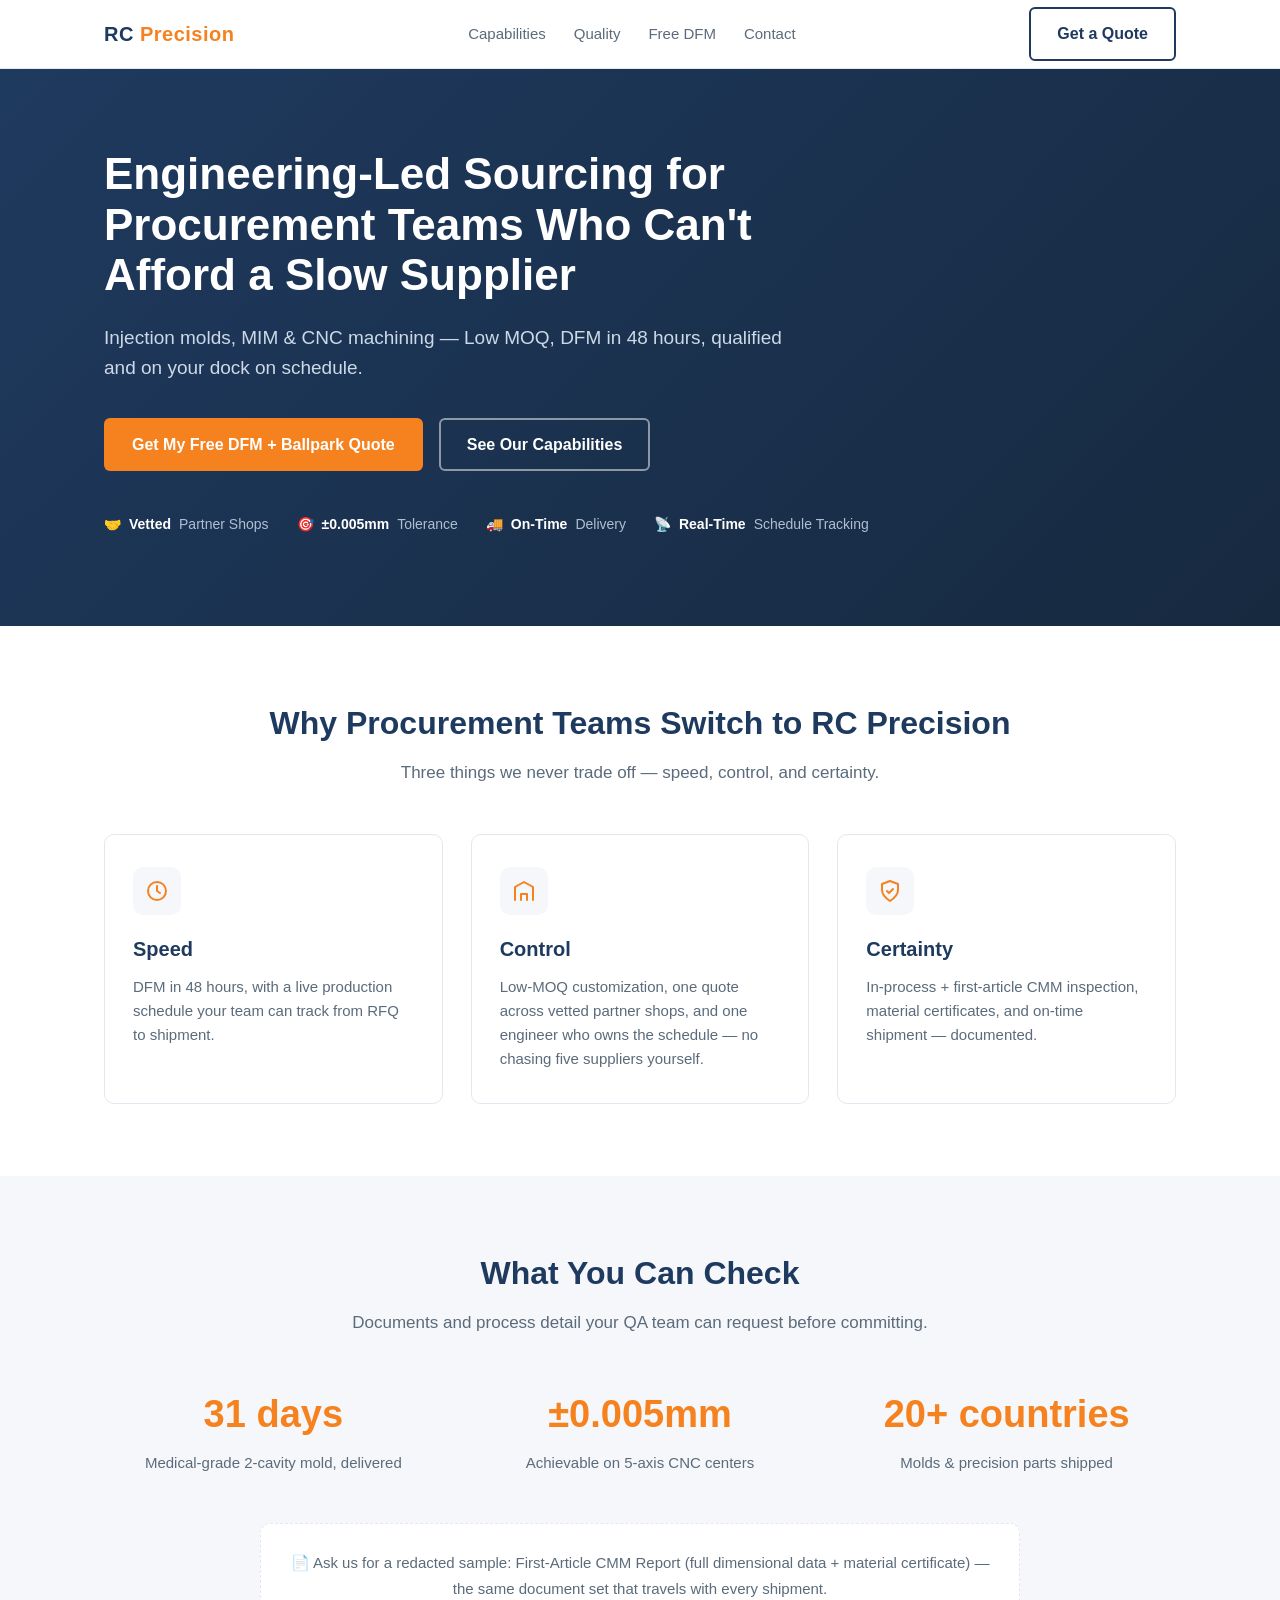
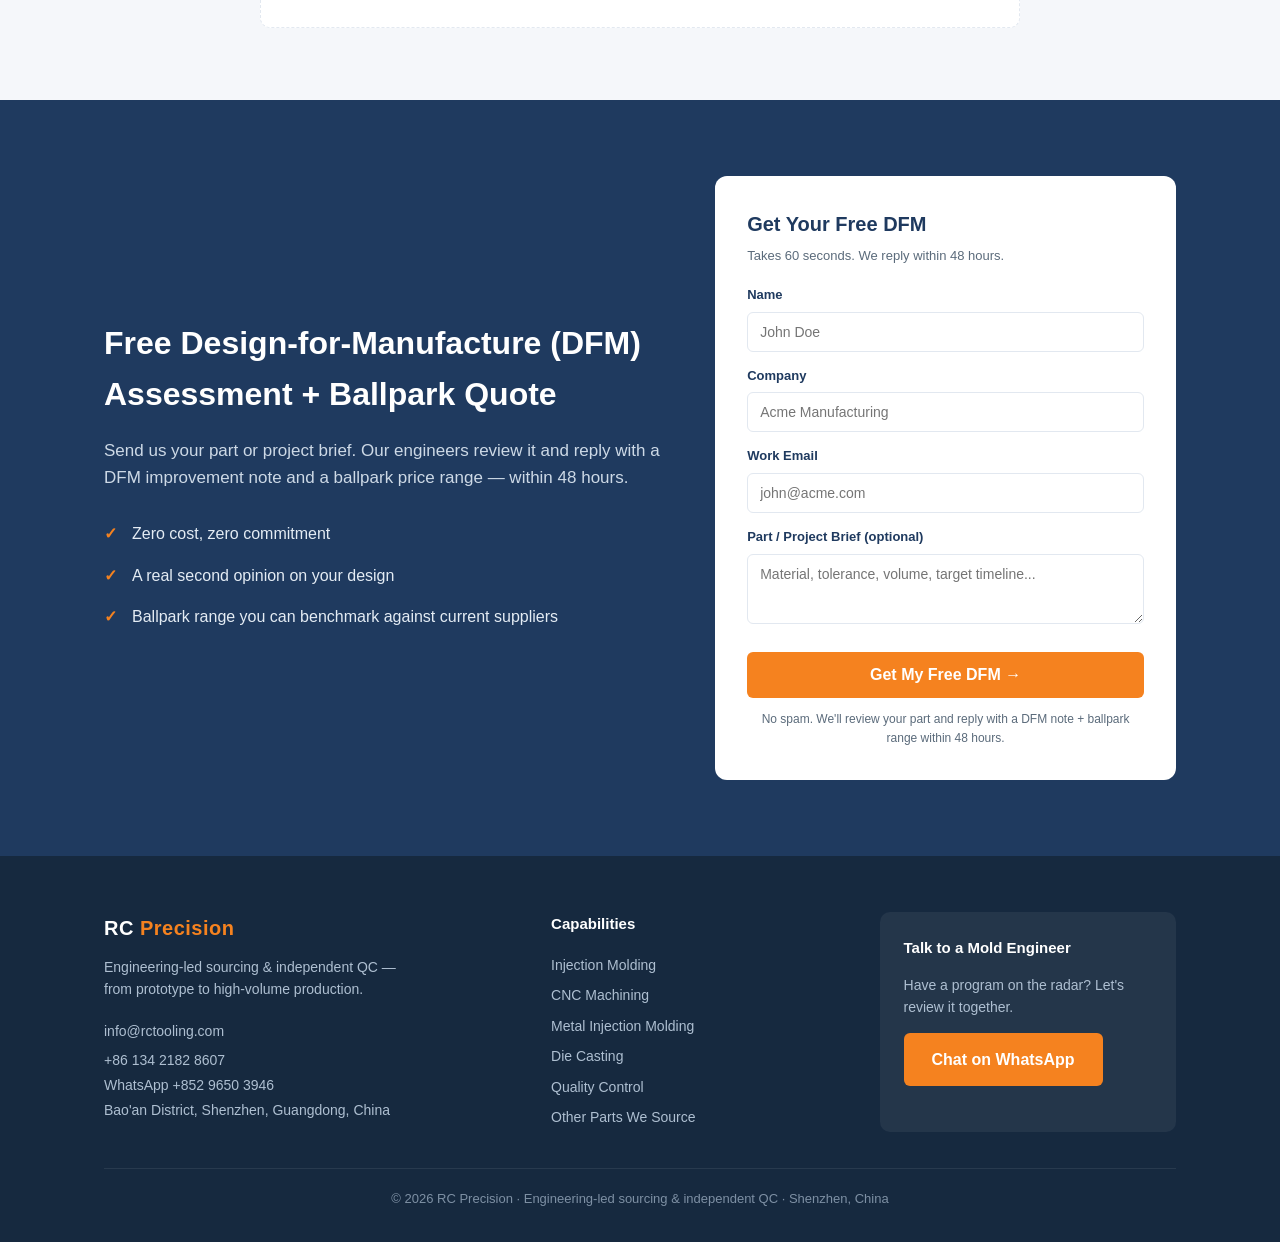
<file: free-dfm/index.html>
<!DOCTYPE html>
<html lang="en">
<head>
  <meta charset="UTF-8" />
  <meta name="viewport" content="width=device-width, initial-scale=1.0" />
  <title>RC Precision — Engineering-Led Sourcing & Independent QC for Procurement Teams</title>
  <style>
    :root {
      --navy: #1f3a5f;
      --navy-dark: #16293f;
      --accent: #f5821f;
      --accent-dark: #d96e0c;
      --bg-alt: #f5f7fa;
      --text: #1a1a1a;
      --muted: #5b6b7b;
      --border: #e2e8f0;
      --white: #ffffff;
    }
    * { box-sizing: border-box; margin: 0; padding: 0; }
    body {
      font-family: -apple-system, BlinkMacSystemFont, "Segoe UI", Roboto, Helvetica, Arial, sans-serif;
      color: var(--text);
      line-height: 1.6;
      background: var(--white);
    }
    a { color: inherit; text-decoration: none; }
    .container { max-width: 1120px; margin: 0 auto; padding: 0 24px; }
    .btn {
      display: inline-block;
      background: var(--accent);
      color: var(--white);
      font-weight: 600;
      padding: 14px 28px;
      border-radius: 6px;
      transition: background .2s ease;
      border: none;
      cursor: pointer;
      font-size: 16px;
    }
    .btn:hover { background: var(--accent-dark); }
    .btn-secondary {
      display: inline-block;
      border: 2px solid var(--navy);
      color: var(--navy);
      font-weight: 600;
      padding: 12px 26px;
      border-radius: 6px;
      transition: background .2s ease, color .2s ease;
    }
    .btn-secondary:hover { background: var(--navy); color: var(--white); }

    /* Header */
    header {
      background: var(--white);
      border-bottom: 1px solid var(--border);
      position: sticky;
      top: 0;
      z-index: 10;
    }
    .nav { display: flex; align-items: center; justify-content: space-between; height: 68px; }
    .logo { font-weight: 800; font-size: 20px; color: var(--navy); letter-spacing: .5px; }
    .logo span { color: var(--accent); }
    .nav-links { display: flex; gap: 28px; align-items: center; }
    .nav-links a { color: var(--muted); font-weight: 500; font-size: 15px; }
    .nav-links a:hover { color: var(--navy); }

    /* Hero */
    .hero {
      background: linear-gradient(135deg, var(--navy) 0%, var(--navy-dark) 100%);
      color: var(--white);
      padding: 80px 0 90px;
    }
    .hero h1 { font-size: 44px; line-height: 1.15; font-weight: 800; max-width: 780px; }
    .hero p.sub { font-size: 19px; color: #cdd9e6; margin: 22px 0 34px; max-width: 680px; }
    .hero-cta { display: flex; gap: 16px; flex-wrap: wrap; align-items: center; }
    .hero .btn-secondary { border-color: rgba(255,255,255,.5); color: var(--white); }
    .hero .btn-secondary:hover { background: rgba(255,255,255,.12); color: var(--white); }
    .trust-bar { display: flex; gap: 28px; flex-wrap: wrap; margin-top: 42px; font-size: 14px; color: #aebfd1; }
    .trust-bar span { display: inline-flex; align-items: center; gap: 8px; }
    .trust-bar b { color: var(--white); font-weight: 600; }

    /* Value pillars */
    .pillars { padding: 72px 0; }
    .section-head { text-align: center; margin-bottom: 48px; }
    .section-head h2 { font-size: 32px; color: var(--navy); font-weight: 800; }
    .section-head p { color: var(--muted); margin-top: 10px; font-size: 17px; }
    .grid-3 { display: grid; grid-template-columns: repeat(3, 1fr); gap: 28px; }
    .card {
      border: 1px solid var(--border);
      border-radius: 10px;
      padding: 32px 28px;
      background: var(--white);
      transition: box-shadow .2s ease, transform .2s ease;
    }
    .card:hover { box-shadow: 0 12px 30px rgba(31,58,95,.10); transform: translateY(-3px); }
    .card .icon {
      width: 48px; height: 48px; border-radius: 10px;
      background: var(--bg-alt); display: flex; align-items: center; justify-content: center;
      margin-bottom: 18px; color: var(--accent);
    }
    .card h3 { color: var(--navy); font-size: 20px; margin-bottom: 10px; }
    .card p { color: var(--muted); font-size: 15px; }

    /* Social proof */
    .proof { background: var(--bg-alt); padding: 72px 0; }
    .stats { display: grid; grid-template-columns: repeat(3, 1fr); gap: 28px; margin-bottom: 48px; }
    .stat { text-align: center; }
    .stat .num { font-size: 38px; font-weight: 800; color: var(--accent); }
    .stat .label { color: var(--muted); font-size: 15px; margin-top: 6px; }
    .report {
      margin: 36px auto 0; max-width: 760px; border: 1px dashed var(--border);
      border-radius: 10px; padding: 26px 28px; text-align: center;
      color: var(--muted); font-size: 15px; line-height: 1.7;
      background: var(--white);
    }

    /* Lead magnet */
    .lead { padding: 76px 0; background: var(--navy); color: var(--white); }
    .lead-grid { display: grid; grid-template-columns: 1.1fr .9fr; gap: 48px; align-items: center; }
    .lead h2 { font-size: 32px; font-weight: 800; }
    .lead p.desc { color: #cdd9e6; margin: 16px 0 22px; font-size: 17px; }
    .lead ul { list-style: none; }
    .lead ul li { padding: 8px 0 8px 28px; position: relative; color: #e4ecf4; }
    .lead ul li:before { content: "✓"; position: absolute; left: 0; color: var(--accent); font-weight: 800; }
    .form-box {
      background: var(--white); border-radius: 12px; padding: 32px; color: var(--text);
    }
    .form-box h3 { color: var(--navy); font-size: 20px; margin-bottom: 6px; }
    .form-box p.note { color: var(--muted); font-size: 13px; margin-bottom: 18px; }
    .field { margin-bottom: 14px; }
    .field label { display: block; font-size: 13px; font-weight: 600; color: var(--navy); margin-bottom: 6px; }
    .field input, .field textarea {
      width: 100%; padding: 11px 12px; border: 1px solid var(--border); border-radius: 6px;
      font-size: 14px; font-family: inherit; color: var(--text);
    }
    .field textarea { resize: vertical; min-height: 70px; }
    .form-box .btn { width: 100%; text-align: center; margin-top: 6px; }
    .micro { font-size: 12px; color: var(--muted); margin-top: 12px; text-align: center; }
    .success {
      display: none; background: #e8f6ee; border: 1px solid #b6e2c6; color: #1b6b3a;
      border-radius: 8px; padding: 18px; text-align: center; font-weight: 600;
    }

    /* Footer */
    footer { background: var(--navy-dark); color: #aebfd1; padding: 56px 0 32px; }
    .foot-grid { display: grid; grid-template-columns: 1.4fr 1fr 1fr; gap: 32px; }
    footer h4 { color: var(--white); font-size: 15px; margin-bottom: 14px; }
    footer a { color: #aebfd1; font-size: 14px; display: block; padding: 4px 0; }
    footer a:hover { color: var(--white); }
    .foot-cta { background: rgba(255,255,255,.06); border-radius: 10px; padding: 24px; }
    .foot-cta p { font-size: 14px; margin-bottom: 14px; }
    .foot-bottom { text-align: center; margin-top: 36px; font-size: 13px; color: #7e90a4; border-top: 1px solid rgba(255,255,255,.08); padding-top: 20px; }

    @media (max-width: 860px) {
      .grid-3, .stats, .lead-grid, .foot-grid { grid-template-columns: 1fr; }
      .hero h1 { font-size: 32px; }
      .nav-links { display: none; }
    }
  </style>
</head>
<body>

  <!-- Header -->
  <header>
    <div class="container nav">
      <div class="logo">RC<span> Precision</span></div>
      <nav class="nav-links">
        <a href="#capabilities">Capabilities</a>
        <a href="#proof">Quality</a>
        <a href="#lead">Free DFM</a>
        <a href="#contact">Contact</a>
      </nav>
      <a href="#lead" class="btn-secondary">Get a Quote</a>
    </div>
  </header>

  <!-- Hero -->
  <section class="hero">
    <div class="container">
      <h1>Engineering-Led Sourcing for Procurement Teams Who Can't Afford a Slow Supplier</h1>
      <p class="sub">Injection molds, MIM &amp; CNC machining — Low MOQ, DFM in 48 hours, qualified and on your dock on schedule.</p>
      <div class="hero-cta">
        <a href="#lead" class="btn">Get My Free DFM + Ballpark Quote</a>
        <a href="#capabilities" class="btn-secondary">See Our Capabilities</a>
      </div>
      <div class="trust-bar">
        <span>🤝 <b>Vetted</b> Partner Shops</span>
        <span>🎯 <b>±0.005mm</b> Tolerance</span>
        <span>🚚 <b>On-Time</b> Delivery</span>
        <span>📡 <b>Real-Time</b> Schedule Tracking</span>
      </div>
    </div>
  </section>

  <!-- Value pillars -->
  <section class="pillars" id="capabilities">
    <div class="container">
      <div class="section-head">
        <h2>Why Procurement Teams Switch to RC Precision</h2>
        <p>Three things we never trade off — speed, control, and certainty.</p>
      </div>
      <div class="grid-3">
        <div class="card">
          <div class="icon">
            <svg width="24" height="24" viewBox="0 0 24 24" fill="none" stroke="currentColor" stroke-width="2" stroke-linecap="round" stroke-linejoin="round"><circle cx="12" cy="12" r="9"/><polyline points="12 7 12 12 15 14"/></svg>
          </div>
          <h3>Speed</h3>
          <p>DFM in 48 hours, with a live production schedule your team can track from RFQ to shipment.</p>
        </div>
        <div class="card">
          <div class="icon">
            <svg width="24" height="24" viewBox="0 0 24 24" fill="none" stroke="currentColor" stroke-width="2" stroke-linecap="round" stroke-linejoin="round"><path d="M3 21V8l9-5 9 5v13"/><path d="M9 21v-6h6v6"/></svg>
          </div>
          <h3>Control</h3>
          <p>Low-MOQ customization, one quote across vetted partner shops, and one engineer who owns the schedule — no chasing five suppliers yourself.</p>
        </div>
        <div class="card">
          <div class="icon">
            <svg width="24" height="24" viewBox="0 0 24 24" fill="none" stroke="currentColor" stroke-width="2" stroke-linecap="round" stroke-linejoin="round"><path d="M12 2 4 5v6c0 5 3.5 8 8 11 4.5-3 8-6 8-11V5z"/><polyline points="9 12 11 14 15 10"/></svg>
          </div>
          <h3>Certainty</h3>
          <p>In-process + first-article CMM inspection, material certificates, and on-time shipment — documented.</p>
        </div>
      </div>
    </div>
  </section>

  <!-- Social proof -->
  <section class="proof" id="proof">
    <div class="container">
      <div class="section-head">
        <h2>What You Can Check</h2>
        <p>Documents and process detail your QA team can request before committing.</p>
      </div>
      <div class="stats">
        <div class="stat"><div class="num">31 days</div><div class="label">Medical-grade 2-cavity mold, delivered</div></div>
        <div class="stat"><div class="num">±0.005mm</div><div class="label">Achievable on 5-axis CNC centers</div></div>
        <div class="stat"><div class="num">20+ countries</div><div class="label">Molds &amp; precision parts shipped</div></div>
      </div>
      <!-- Replaced an unsigned, unverifiable customer quote with process evidence a buyer can request. -->
      <div class="report">
        📄 Ask us for a redacted sample: First-Article CMM Report (full dimensional data + material certificate) — the same document set that travels with every shipment.
      </div>
    </div>
  </section>

  <!-- Lead magnet -->
  <section class="lead" id="lead">
    <div class="container lead-grid">
      <div>
        <h2>Free Design-for-Manufacture (DFM) Assessment + Ballpark Quote</h2>
        <p class="desc">Send us your part or project brief. Our engineers review it and reply with a DFM improvement note and a ballpark price range — within 48 hours.</p>
        <ul>
          <li>Zero cost, zero commitment</li>
          <li>A real second opinion on your design</li>
          <li>Ballpark range you can benchmark against current suppliers</li>
        </ul>
      </div>
      <div class="form-box">
        <h3>Get Your Free DFM</h3>
        <p class="note">Takes 60 seconds. We reply within 48 hours.</p>
        <!-- Mailchimp 直连（免费版兼容）：把 us12 / b80c1e5ee5bfab76ce8530bd2 / edbbfc57a6 换成你的列表地址
             （Audience → Signup forms → Embedded forms 页面顶部的 action URL 里能看到）。
             免费版限制：只能自动发第1封欢迎邮件；第2-5封请按 manual-followup-tracker.csv 手动发。
             若要用 Company / Brief 字段，请先在 Mailchimp 建同名 merge 字段（COMPANY、BRIEF）。 -->
        <iframe name="dfm-hidden" id="dfm-hidden" style="display:none;" title="hidden"></iframe>
        <form id="dfm-form" action="https://rctooling.us12.list-manage.com/subscribe/post?u=b80c1e5ee5bfab76ce8530bd2&amp;id=edbbfc57a6&amp;f_id=00b3eae0f0" method="POST" target="dfm-hidden" rel="noopener">
          <input type="hidden" name="u" value="b80c1e5ee5bfab76ce8530bd2" />
          <input type="hidden" name="id" value="edbbfc57a6" />
          <input type="hidden" name="f_id" value="00b3eae0f0" />
          <div class="field">
            <label for="name">Name</label>
            <input type="text" id="name" name="FNAME" placeholder="John Doe" required />
          </div>
          <div class="field">
            <label for="company">Company</label>
            <input type="text" id="company" name="COMPANY" placeholder="Acme Manufacturing" required />
          </div>
          <div class="field">
            <label for="email">Work Email</label>
            <input type="email" id="email" name="EMAIL" placeholder="john@acme.com" required />
          </div>
          <div class="field">
            <label for="brief">Part / Project Brief (optional)</label>
            <textarea id="brief" name="BRIEF" placeholder="Material, tolerance, volume, target timeline..."></textarea>
          </div>
          <button type="submit" class="btn">Get My Free DFM →</button>
          <p class="micro">No spam. We'll review your part and reply with a DFM note + ballpark range within 48 hours.</p>
        </form>
        <div class="success" id="dfm-success">✅ Thanks! Your request is in. We'll reply within 48 hours.</div>
      </div>
    </div>
  </section>

  <!-- Footer -->
  <footer id="contact">
    <div class="container">
      <div class="foot-grid">
        <div>
          <div class="logo" style="color:#fff">RC<span style="color:var(--accent)"> Precision</span></div>
          <p style="margin-top:12px; font-size:14px; max-width:320px;">Engineering-led sourcing &amp; independent QC — from prototype to high-volume production.</p>
          <p style="margin-top:14px; font-size:14px; max-width:320px; line-height:1.8;">
            <a href="mailto:info@rctooling.com">info@rctooling.com</a>
            +86 134 2182 8607<br>WhatsApp +852 9650 3946<br>Bao'an District, Shenzhen, Guangdong, China
          </p>
        </div>
        <div>
          <h4>Capabilities</h4>
          <a href="https://www.rctooling.com/capabilities.html#injection">Injection Molding</a>
          <a href="https://www.rctooling.com/capabilities.html#cnc">CNC Machining</a>
          <a href="https://www.rctooling.com/capabilities.html#mim">Metal Injection Molding</a>
          <a href="https://www.rctooling.com/capabilities.html#die-casting">Die Casting</a>
          <a href="https://www.rctooling.com/quality.html">Quality Control</a>
          <a href="https://www.rctooling.com/capabilities.html#sourcing">Other Parts We Source</a>
        </div>
        <div class="foot-cta">
          <h4 style="color:#fff;">Talk to a Mold Engineer</h4>
          <p>Have a program on the radar? Let's review it together.</p>
          <a href="https://wa.me/85296503946" class="btn">Chat on WhatsApp</a>
        </div>
      </div>
      <div class="foot-bottom">© 2026 RC Precision · Engineering-led sourcing &amp; independent QC · Shenzhen, China</div>
    </div>
  </footer>

  <script>
    document.getElementById('dfm-form').addEventListener('submit', function () {
      // Mailchimp raw POST：表单提交到隐藏 iframe，本页不跳转；这里只做成功提示。
      // 注意：不要调用 e.preventDefault()，否则数据不会发给 Mailchimp。
      this.style.display = 'none';
      document.getElementById('dfm-success').style.display = 'block';
    });
  </script>
</body>
</html>
</file>
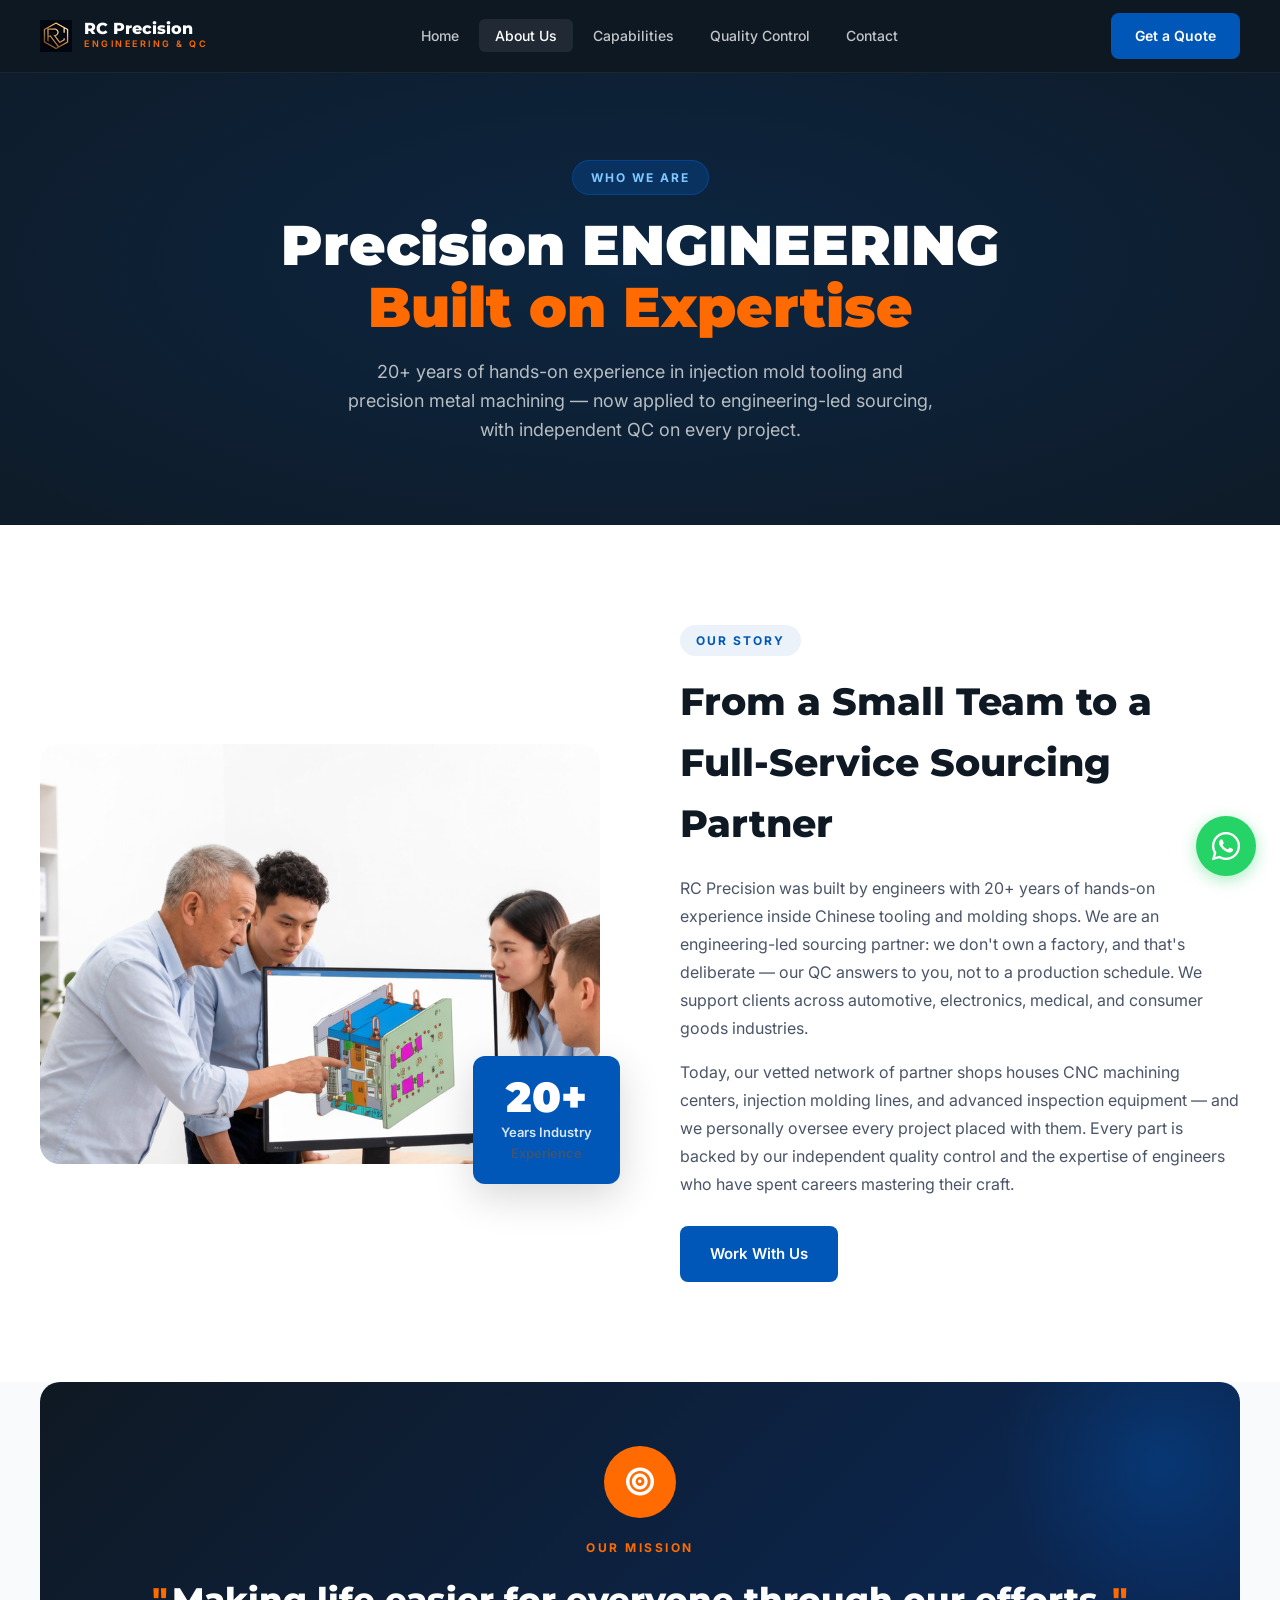
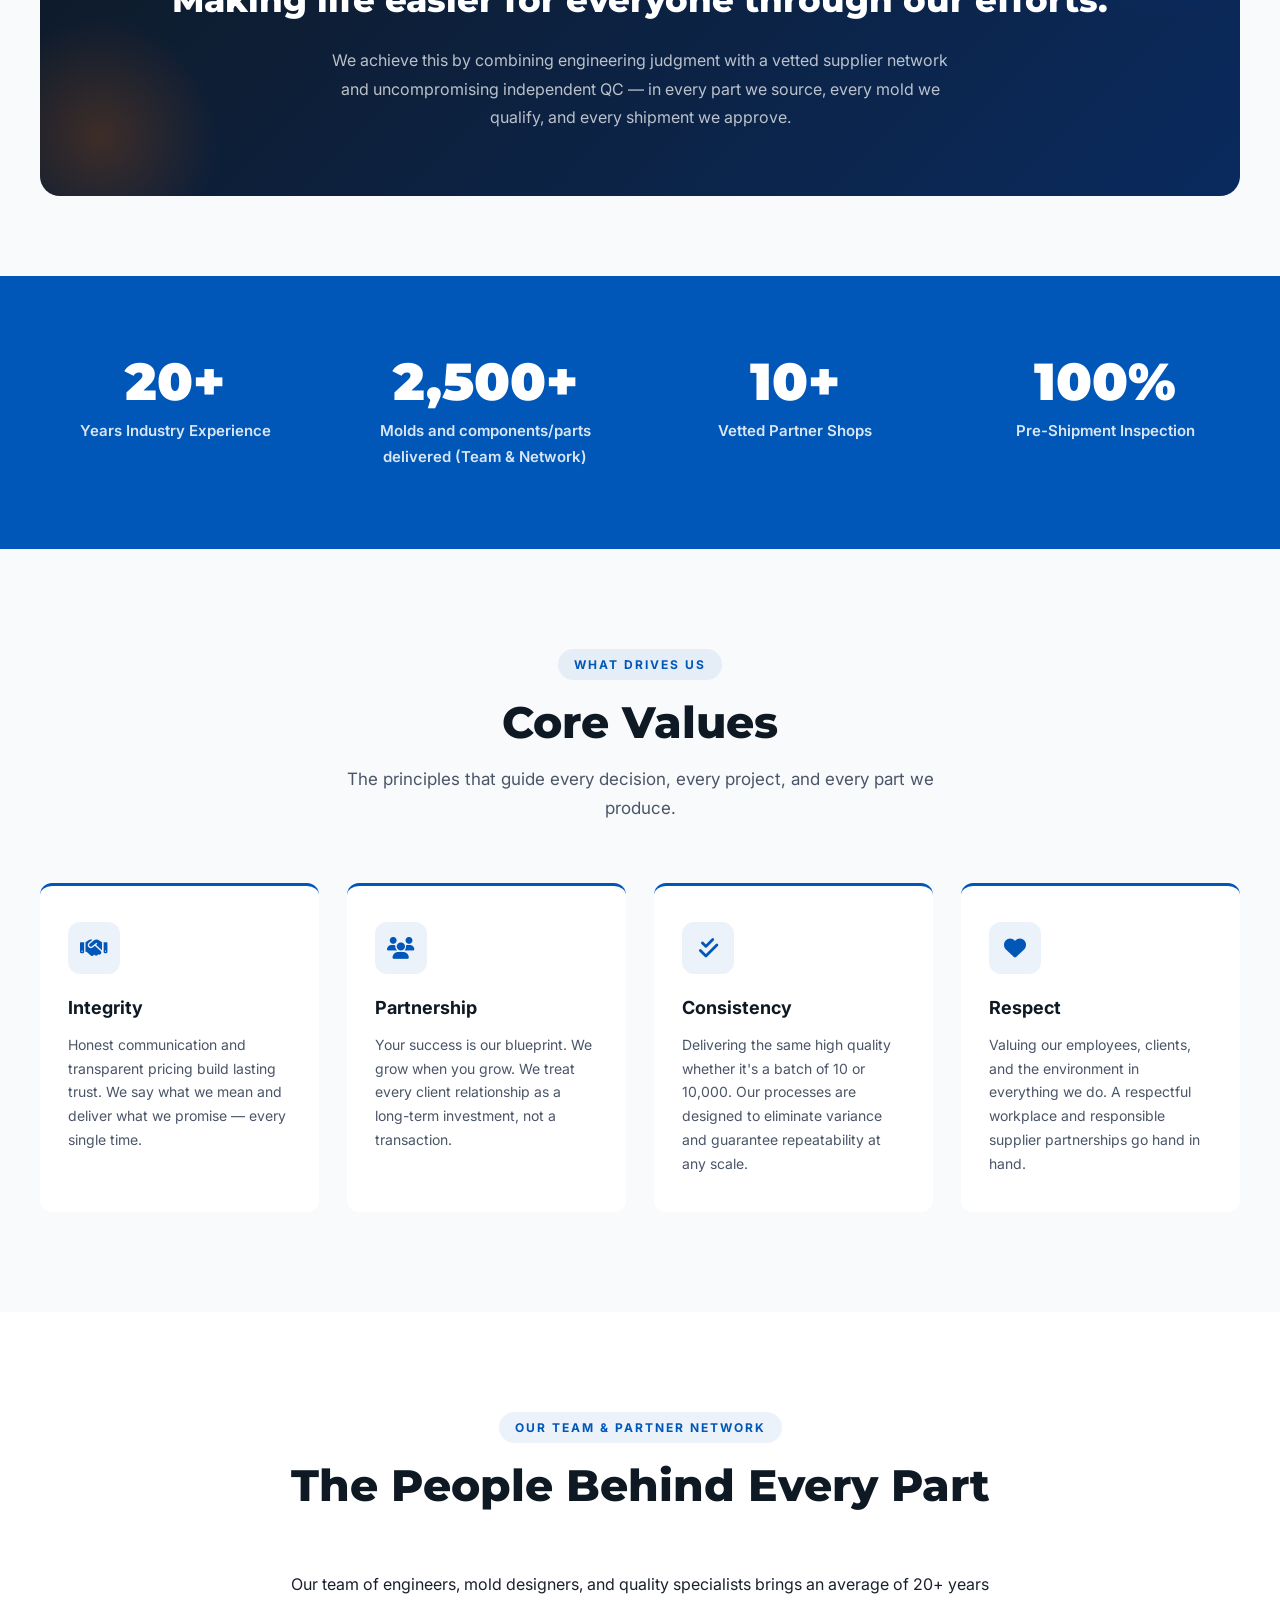
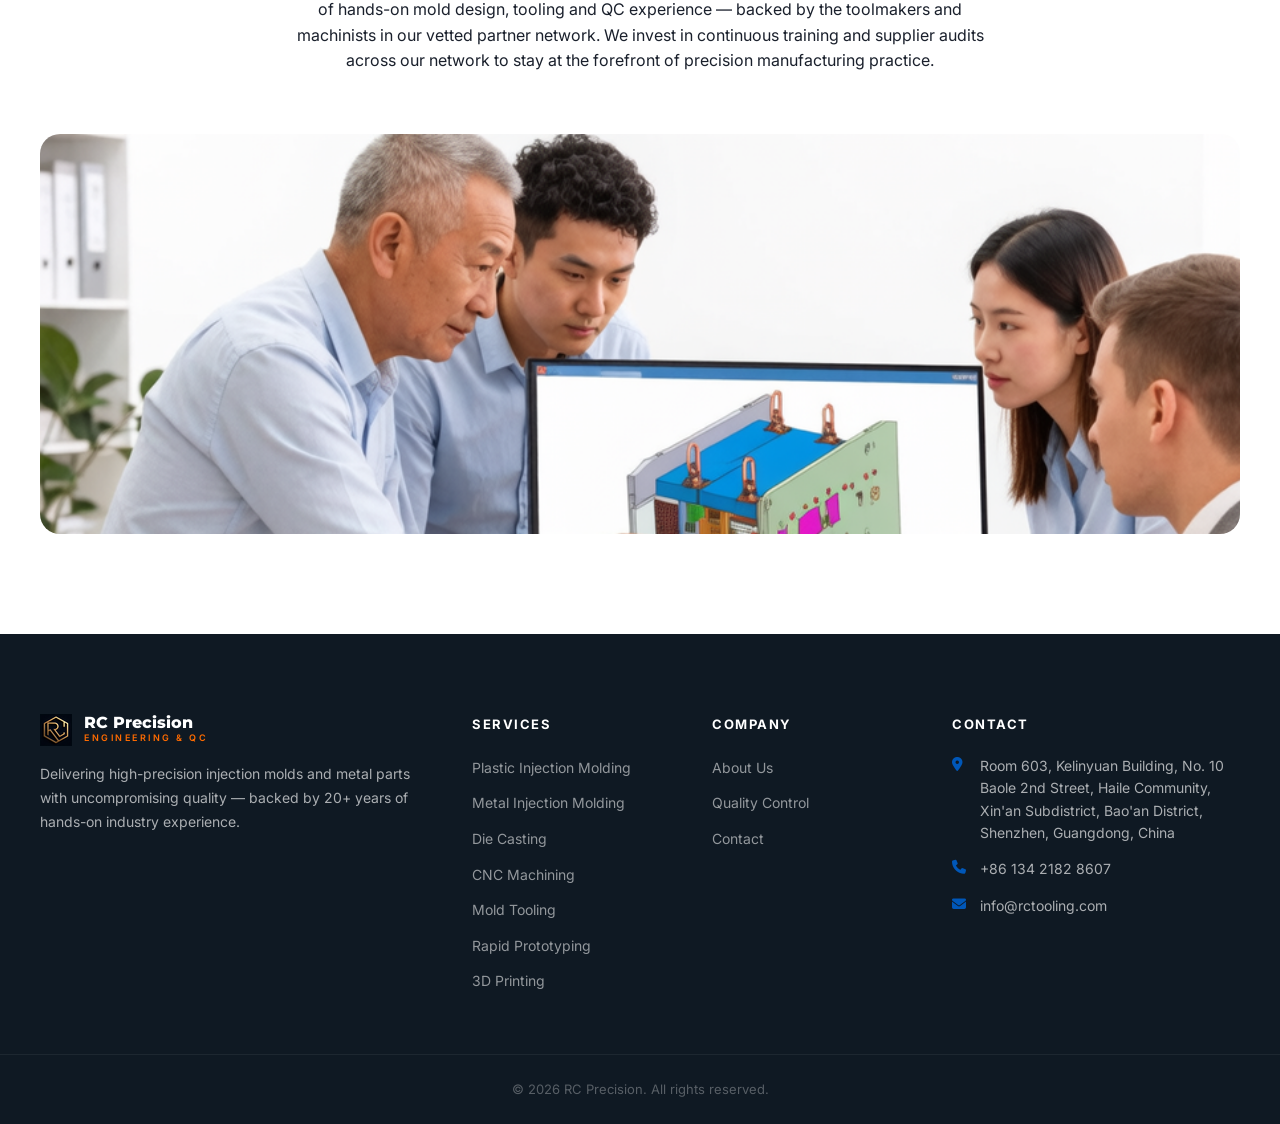
<file: about.html>
<!DOCTYPE html>
<html lang="en" data-page-node-id="bQpevRA848qdmWE0THDrTN">
<head data-page-node-id="cV1RSt9iPGG5LJzEsbbIkH">
<meta charset="UTF-8" data-page-node-id="qoerDrIP4FOWkHdvdMl3iV">
<meta name="viewport" content="width=device-width, initial-scale=1.0" data-page-node-id="aMNeLmWJ4b1y7jsVtWefgi">
<title>About Us | RC Precision</title>
<link rel="icon" type="image/png" sizes="32x32" href="images/logo-new-32.png">
<link rel="apple-touch-icon" href="images/logo-new-32.png">
<link rel="stylesheet" href="css/style.css" data-page-node-id="5FeYnEAAmlmWEHEivGId9Y">
<link href="https://fonts.googleapis.com/css2?family=Inter:wght@300;400;500;600;700;800&family=Montserrat:wght@700;800;900&display=swap" rel="stylesheet" data-page-node-id="lNaDs8wIK55PZS6PetdhML">
<link rel="stylesheet" href="https://cdnjs.cloudflare.com/ajax/libs/font-awesome/6.5.0/css/all.min.css" data-page-node-id="fd1gjp5laJbRkMeZQv7MSY">
<!-- Google Analytics (GA4) — Replace G-XXXXXXXXXX with your real Measurement ID after creating your GA property -->
<script async src="https://www.googletagmanager.com/gtag/js?id=G-XXXXXXXXXX"></script>
<script>
  window.dataLayer = window.dataLayer || [];
  function gtag(){dataLayer.push(arguments);}
  gtag('js', new Date());
  gtag('config', 'G-XXXXXXXXXX');
</script>
</head>
<body data-page-node-id="xgBLotr2YqffESbkzQ9d74">

<!-- Navigation -->
<nav class="navbar" id="navbar" data-page-node-id="oDLDcz09wEL5GF0DU74eFD">
  <div class="container nav-container" data-page-node-id="flflkgqXZ6SGvp3oipU7mk">
    <div class="logo" data-page-node-id="GAjwh2fGieCuTNzjxETla6">
      <img src="images/logo-new-32.png" alt="RC Precision" class="logo-img">
      <div class="logo-text" data-page-node-id="Y557aPDl9DuPdbTMzXcCE9">
        <span class="logo-main" data-page-node-id="2WaOmylS604QiGGUhQrHCp">RC Precision</span>
        <span class="logo-sub" data-page-node-id="HlrWQAeVacwr9BSP47xmyY">ENGINEERING &amp; QC</span>
      </div>
    </div>
    <ul class="nav-links" data-page-node-id="WqToRAHwtw6uqGFDT2d7EY">
      <li data-page-node-id="O7RBaRvd3D8SBZLGZFUhkS"><a href="index.html" data-page-node-id="CCtGtdH2gvKnlkCIfemC0C">Home</a></li>
      <li data-page-node-id="N17l4twQimFuw6JMWmH4Cg"><a href="about.html" class="active" data-page-node-id="RDkkel7deZzLyafQc31QBJ">About Us</a></li>
      <li data-page-node-id="UlFVWNBSH4LaBQmbfihlfv"><a href="capabilities.html" data-page-node-id="XYiphrt2bGae3GUGLGAE60">Capabilities</a></li>
      <li data-page-node-id="bAjvs6Tra71C3CavET04iz"><a href="quality.html" data-page-node-id="ArdKnwUt6jWyr3Ms4PpqMF">Quality Control</a></li>
      <li data-page-node-id="IO6HlcsHiA2lQ2MmWa3Qel"><a href="contact.html" data-page-node-id="2bSOKH1sDmBC85j8NXmJ70">Contact</a></li>
    </ul>
    <a href="rfq.html" class="btn btn-primary nav-cta" data-page-node-id="h08dY1jebtTIzMp1m7wWaJ">Get a Quote</a>
    <div class="hamburger" id="hamburger" data-page-node-id="C50rJB7azziAA4BubTW31P"><span data-page-node-id="7dHGw2kE5BHx6eRchYRvJF"></span><span data-page-node-id="SfHhIFuEGTt6D3dzlcMAr5"></span><span data-page-node-id="sZLDxB01kfaBFW0GVripGV"></span></div>
  </div>
</nav>

<!-- Page Hero -->
<section class="page-hero" data-page-node-id="52Yf1OWiH87Nr7o3H6ztlr">
  <div class="page-hero-content" data-page-node-id="UKpcQwpGY3GwIVBxUrEiIf">
    <div class="page-hero-tag" data-page-node-id="x0GGVvjvn0Li9sZqcoRDQh">WHO WE ARE</div>
    <h1 data-page-node-id="YNHORIqHMiNgc7WaE4UAND">Precision ENGINEERING<br data-page-node-id="n06AvsHbsYNN4jgjIguz3i"><span style="color:var(--accent)" data-page-node-id="euHCg002lAEtCRwCRFOrCw">Built on Expertise</span></h1>
    <p data-page-node-id="Ux3OVrJeNc6WJM434m2gXD">20+ years of hands-on experience in injection mold tooling and precision metal machining — now applied to engineering-led sourcing, with independent QC on every project.</p>
  </div>
</section>

<!-- Our Story -->
<section class="section about-story" data-page-node-id="bD6QnBpBvuTjUxRQv9C3db">
  <div class="container" data-page-node-id="7fTX61BrzY5O8bWB8PGeCp">
    <div class="about-story-inner" data-page-node-id="1yLMnLNNfdtWGhpHO8wNKW">
      <div class="about-img-wrap fade-in" data-page-node-id="YMGULtjcWzTJcwwhW8hvVR">
        <img src="images/Manufacturing_team_engineers_d_2026-06-09T11-38-31.png" alt="Our Engineering Team" class="about-img-main" data-page-node-id="Fu2umq246YqSDExAbpBKl4">
        <div class="about-img-badge" data-page-node-id="bn08jrylfapluwTWlHB3n0">
          <span class="big-num" data-page-node-id="KnEvIDsxwxrTZJR5BZPYNU">20+</span>
          <span class="big-label" data-page-node-id="MEcBdwFaDYha95GRdIGQ8C">Years Industry<br><small style="font-size:13px;font-weight:600;color:var(--gray)">Experience</small></span>
        </div>
      </div>
      <div class="about-story-text fade-in" data-page-node-id="PKCwvnMURtueCzpqsfuvj3">
        <div class="section-tag" data-page-node-id="zDIIO35UJ9xSFNyzLKgXSI">OUR STORY</div>
        <h2 data-page-node-id="QPHTiT2LSrz5h2r9twlPly">From a Small Team to a Full-Service Sourcing Partner</h2>
        <p data-page-node-id="J4tccSdKPapSPKgW6tooFq">RC Precision was built by engineers with 20+ years of hands-on experience inside Chinese tooling and molding shops. We are an engineering-led sourcing partner: we don't own a factory, and that's deliberate — our QC answers to you, not to a production schedule. We support clients across automotive, electronics, medical, and consumer goods industries.</p>
        <p data-page-node-id="13L4c1hadO9QOJFSSVBRTk">Today, our vetted network of partner shops houses CNC machining centers, injection molding lines, and advanced inspection equipment — and we personally oversee every project placed with them. Every part is backed by our independent quality control and the expertise of engineers who have spent careers mastering their craft.</p>
        <a href="contact.html" class="btn btn-primary" style="margin-top:12px" data-page-node-id="IJTIauDG618LBDpbS3c8lG">Work With Us</a>
      </div>
    </div>
  </div>
</section>

<!-- Our Mission -->
<section class="section about-mission" style="background:var(--bg);padding-top:0;padding-bottom:80px" data-page-node-id="1WrtEWtVmERP9DajlmuYIl">
  <div class="container" data-page-node-id="WGeg00KT7D4NxLSvtlAj9x">
    <div class="mission-block fade-in" data-page-node-id="zh4G9O6vHEmLxkfgHRIf8q">
      <div class="mission-icon" data-page-node-id="TJn7amA8B8qYtHdf03IcnU"><i class="fas fa-bullseye" data-page-node-id="NzHOKsHnX77XjG6aLGaB4p"></i></div>
      <div class="mission-tag" data-page-node-id="ZUTFqJ85y5Zzvz2KITfsoU">OUR MISSION</div>
      <blockquote class="mission-quote" data-page-node-id="5JOQDMtwePZeEVqboWJuEu">Making life easier for everyone through our efforts.</blockquote>
      <p class="mission-desc" data-page-node-id="tMsGc5f48jRNYB1TPB3zOA">We achieve this by combining engineering judgment with a vetted supplier network and uncompromising independent QC — in every part we source, every mold we qualify, and every shipment we approve.</p>
    </div>
  </div>
</section>

<!-- Numbers -->
<section class="about-numbers" data-page-node-id="PVqDRv4tkhsPgz0txVMkh2">
  <div class="container" data-page-node-id="RG3c0r7KNBgBzNUbvxdkGk">
    <div class="numbers-grid" data-page-node-id="yRfKJDya9ruIay45rF8ky4">
      <div class="num-item fade-in" data-page-node-id="DrAYz2G2an0BDKxKOoQJcI">
        <span class="big" data-page-node-id="RJq6K66ZXy0b5083Vxpj7U">20+</span>
        <span class="label" data-page-node-id="SZxxG9cFeUZ2sYtcictzDr">Years Industry Experience</span>
      </div>
      <div class="num-item fade-in" data-page-node-id="sE9zurWi1H41DPIjBP1IGm">
        <span class="big" data-page-node-id="iI4jGHXWrXIMaR0DzUQNB3">2,500+</span>
        <span class="label" data-page-node-id="XghxqF0WOyR3OTJ3gsK8jn">Molds and components/parts delivered (Team &amp; Network)</span>
      </div>
      <div class="num-item fade-in" data-page-node-id="rTO8SqWLP3IGCRUeKG8o2W">
        <span class="big" data-page-node-id="yeUVKssNkAcUNgh4z3jx2K">10+</span>
        <span class="label" data-page-node-id="xSrdtGcoexoJ9V7LKJsF2o">Vetted Partner Shops</span>
      </div>
      <div class="num-item fade-in" data-page-node-id="S3JXeSyH7HCn9slPAnddMr">
        <span class="big" data-page-node-id="iisXtdzTOEE1gUVUJLJ03r">100%</span>
        <span class="label" data-page-node-id="8pHsBDBioJOKa5IWoZKnqC">Pre-Shipment Inspection</span>
      </div>
    </div>
  </div>
</section>

<!-- Core Values -->
<section class="section about-values" data-page-node-id="02b428BCAFOG9FW3KO637Y">
  <div class="container" data-page-node-id="CNoXNQTYn6fbq2FhYP7zo3">
    <div class="section-header" data-page-node-id="mBln28X473Pcrk4xqHvtVH">
      <div class="section-tag" data-page-node-id="gZEqGBsrZkhatDHHnngg9J">WHAT DRIVES US</div>
      <h2 class="section-title" data-page-node-id="YDvZ44kNZtDl1kcrw4qfFu">Core Values</h2>
      <p class="section-desc" data-page-node-id="VE7nsZtXbNZQ6xJUEz0Kda">The principles that guide every decision, every project, and every part we produce.</p>
    </div>
    <div class="values-grid values-grid-4" data-page-node-id="CZg8xYwa5tACnsgJojiQNw">
      <div class="value-card fade-in" data-page-node-id="hs7kqwNYbsoh9FGw60FKLZ">
        <div class="val-icon" data-page-node-id="EBsljGQzvitKH1Sq8IVTCH"><i class="fas fa-handshake" data-page-node-id="Bwr5DlKFBKr4UaiohYAgfD"></i></div>
        <h3 data-page-node-id="Br2oKD0HRZMP7UHSWVDAwE">Integrity</h3>
        <p data-page-node-id="TBsODAEheDXAOX0LjDnDHF">Honest communication and transparent pricing build lasting trust. We say what we mean and deliver what we promise — every single time.</p>
      </div>
      <div class="value-card fade-in" data-page-node-id="15D8WeedQtzEGnzDZiOdnK">
        <div class="val-icon" data-page-node-id="vGe96fpr661VvHMiketRbe"><i class="fas fa-users" data-page-node-id="WJUopWQdkRWfV28dsP12Me"></i></div>
        <h3 data-page-node-id="t7eJcg4tlf2TgkEyBfgDm3">Partnership</h3>
        <p data-page-node-id="qxFnF6fhtNG9OFSWpnYvFa">Your success is our blueprint. We grow when you grow. We treat every client relationship as a long-term investment, not a transaction.</p>
      </div>
      <div class="value-card fade-in" data-page-node-id="kflI4HufBA3PVg1h7HUxOk">
        <div class="val-icon" data-page-node-id="QUJzMtFvZIBYk8KXApxyu7"><i class="fas fa-check-double" data-page-node-id="77WRCHu2gis3LTcnZ4WTEH"></i></div>
        <h3 data-page-node-id="3TthiJ0LAhPyOXbJsBADBD">Consistency</h3>
        <p data-page-node-id="H96oC2GhPZXBcc4Xo0I7Ep">Delivering the same high quality whether it's a batch of 10 or 10,000. Our processes are designed to eliminate variance and guarantee repeatability at any scale.</p>
      </div>
      <div class="value-card fade-in" data-page-node-id="e8dnn3Bg6k7sKcV7Sknhgj">
        <div class="val-icon" data-page-node-id="BMDVyn2Jy00KqCIQEMEnmp"><i class="fas fa-heart" data-page-node-id="Lkg6rNwtfjgDcQHEeOSRNc"></i></div>
        <h3 data-page-node-id="tkBETR8dLQ8ilkSRVJGCD5">Respect</h3>
        <p data-page-node-id="MeNUjYtKLRjz9tFwb1Yrqv">Valuing our employees, clients, and the environment in everything we do. A respectful workplace and responsible supplier partnerships go hand in hand.</p>
      </div>
    </div>
  </div>
</section>

<!-- Team / Facility -->
<section class="section about-team" data-page-node-id="SILKHhG71NCH2HKf6YC18u">
  <div class="container" data-page-node-id="yeAh6rguGAevxT7FkoG9vO">
    <div class="section-header" data-page-node-id="7iFSBz6XrU5jiRXa8VOTvM">
      <div class="section-tag" data-page-node-id="FRUBGPovuRKwWuH3u23a4w">OUR TEAM &amp; PARTNER NETWORK</div>
      <h2 class="section-title" data-page-node-id="JfopbcXtt9k90Fhx85TnKq">The People Behind Every Part</h2>
    </div>
    <div class="team-intro" data-page-node-id="4CzH7NAbglpj5vpMzqDvHh">
      <p data-page-node-id="U9hTFoe4jnCuF5Kt06lkBZ">Our team of engineers, mold designers, and quality specialists brings an average of 20+ years of hands-on mold design, tooling and QC experience — backed by the toolmakers and machinists in our vetted partner network. We invest in continuous training and supplier audits across our network to stay at the forefront of precision manufacturing practice.</p>
    </div>
    <img src="images/Manufacturing_team_engineers_d_2026-06-09T11-38-31.png" alt="Our Engineering Team" class="team-img-full fade-in" data-page-node-id="TczrV8D3EYdwjDR9uyWttx">
  </div>
</section>

<!-- Footer -->
<footer class="footer" data-page-node-id="Mv5ekpLhtdi5RJ9MxcC53O">
  <div class="container footer-grid" data-page-node-id="dxgMyxlOtLPclRhB7VNpRP">
    <div class="footer-brand" data-page-node-id="OVnvwVDkGdXcm3zrKDQoF2">
      <div class="logo footer-logo" data-page-node-id="Pd7YJrYAAbRXW2Hy24eXig">
        <img src="images/logo-new-32.png" alt="RC Precision" class="logo-img">
        <div class="logo-text" data-page-node-id="ArjvBeLLW7AW6dl5NzdZlD"><span class="logo-main" data-page-node-id="LpJRmc0MbdoYsGDGvKcux3">RC Precision</span><span class="logo-sub" data-page-node-id="5F5FeCmFu5TtTcnVRAuLgo">ENGINEERING &amp; QC</span></div>
      </div>
      <p data-page-node-id="HdHizdgOaE3CND09CjGfHF">Delivering high-precision injection molds and metal parts with uncompromising quality — backed by 20+ years of hands-on industry experience.</p>
</div>
    <div class="footer-links" data-page-node-id="yzgFEBHF7vCH2oR8VTsvbD">
      <h5 data-page-node-id="zOqMnxAeAXYbTo0yasFUvw">Services</h5><ul data-page-node-id="cBk9VD7SGDZXW9rF638TV0"><li data-page-node-id="nwhMzoZODrClMk87DeSZ88"><a href="capabilities.html#injection" data-page-node-id="8yd5XFTnLbZUchdmFDcYnn">Plastic Injection Molding</a></li><li data-page-node-id="b8lj3BZDpziqVXF0LaXaBm"><a href="capabilities.html#mim" data-page-node-id="xozCq6HjiCbJqmDoX8LCz9">Metal Injection Molding</a></li><li data-page-node-id="dieCastFooterLi"><a href="capabilities.html#die-casting" data-page-node-id="dieCastFooterLink">Die Casting</a></li><li data-page-node-id="8BKEc9SdW7hyXynEoblTRt"><a href="capabilities.html#cnc" data-page-node-id="CKJOR8IJagKBhyFVHkWcTE">CNC Machining</a></li><li data-page-node-id="kDzCr2CgD7Kq3RZziNLxFA"><a href="capabilities.html#tooling" data-page-node-id="LAtF3HDi8DT8Fht7Nt0ee8">Mold Tooling</a></li><li data-page-node-id="MXdT4sofNZzSjrMhglMW3z"><a href="capabilities.html#proto" data-page-node-id="SZxZNWAfAvHQuOQIfTzkNb">Rapid Prototyping</a></li><li data-page-node-id="gsXC92snx7eCHmqXIIp698"><a href="capabilities.html#3dprint" data-page-node-id="jaefY03FjUVqGE6cziLR9C">3D Printing</a></li></ul>
    </div>
    <div class="footer-links" data-page-node-id="sF6fx6rG8f0d4pZgBU0JuH">
      <h5 data-page-node-id="fyHMBloZM1qyCvtcR5Y2ZO">Company</h5>
      <ul data-page-node-id="NiG4JQbpSKR5PlGTzzErHL">
        <li data-page-node-id="BzYRNPE3Sig8RJSPnwWPYT"><a href="about.html" data-page-node-id="94qWENFuh8FaWeVut3iZWB">About Us</a></li>
        <li data-page-node-id="B3Cu36nPxiA4BYES7sbvXF"><a href="quality.html" data-page-node-id="reSDW86yd0BHekzLqVnvUF">Quality Control</a></li>
        <li data-page-node-id="m0JzajL98YtowMECRqcIae"><a href="contact.html" data-page-node-id="NSqvM3Tds5AsZ1Fw7bRMDP">Contact</a></li>
      </ul>
    </div>
    <div class="footer-contact" data-page-node-id="cXgFgSMLw2Ir6nlDLS1CUK">
      <h5 data-page-node-id="VyApfytlZoIyNRQ3odkivm">Contact</h5>
      <div class="contact-item" data-page-node-id="fBzce2D60mBrBE0rBDvrlX"><i class="fas fa-map-marker-alt" data-page-node-id="vgieymDDuAdy42ZZAzEIib"></i><span data-page-node-id="nCCyLUEOGKKowekuO32xh7">Room 603, Kelinyuan Building, No. 10 Baole 2nd Street, Haile Community, Xin'an Subdistrict, Bao'an District, Shenzhen, Guangdong, China</span></div>
      <div class="contact-item" data-page-node-id="UwYGHx3eeQw0sDQjAwWMSC"><i class="fas fa-phone" data-page-node-id="4XptIPLEwC9VbGA2DeDbKz"></i><span data-page-node-id="OZ1eteXokc5LjxCPCGqbvZ">+86 134 2182 8607</span></div>
      <div class="contact-item" data-page-node-id="52ny70CiWPF4A5KamlHh7o"><i class="fas fa-envelope" data-page-node-id="kRXnP6BarX06sBOzoOdODf"></i><span data-page-node-id="yM0L823GAuFntdk2lG4oMf">info@rctooling.com</span></div>
    </div>
  </div>
  <div class="footer-bottom" data-page-node-id="oWa5MFeLBUtuKUXcjS4rZY"><div class="container" data-page-node-id="IObkhUc99ESKAAtRwXz6vz"><span data-page-node-id="AmWnnXI7HaXtsaKCprTP1a">© 2026 RC Precision. All rights reserved.</span></div></div>
</footer>
<!-- WhatsApp Floating Button -->
<a href="https://wa.me/85296503946?text=Hello%2C%20I%27m%20interested%20in%20your%20manufacturing%20services%20and%20would%20like%20to%20discuss%20a%20project." target="_blank" rel="noopener" class="whatsapp-float" aria-label="Chat on WhatsApp" data-page-node-id="2K1PGhBNQwTi5GG6scQMr3">
  <i class="fab fa-whatsapp" data-page-node-id="VNh7PxlhjykAH2TW0ypgoK"></i>
</a>
<script src="js/main.js"></script>
</body>
</html>
</file>
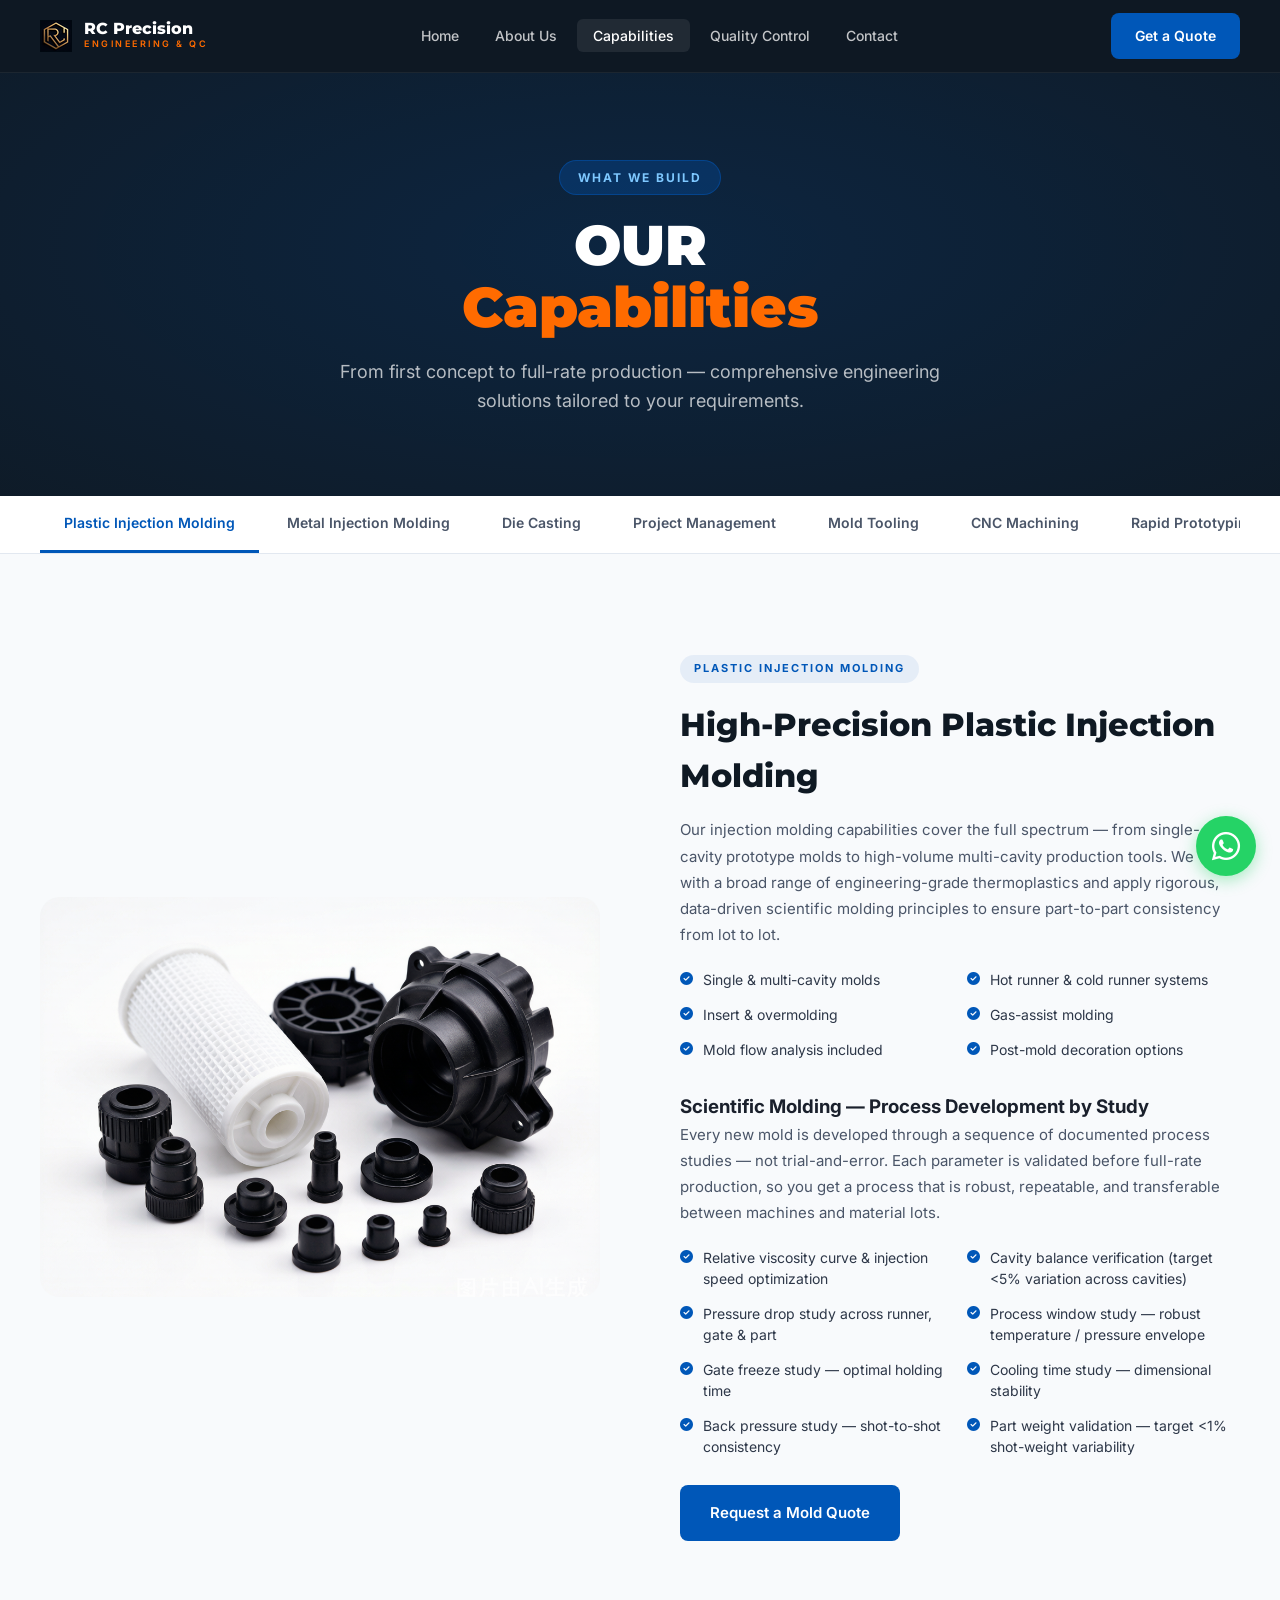
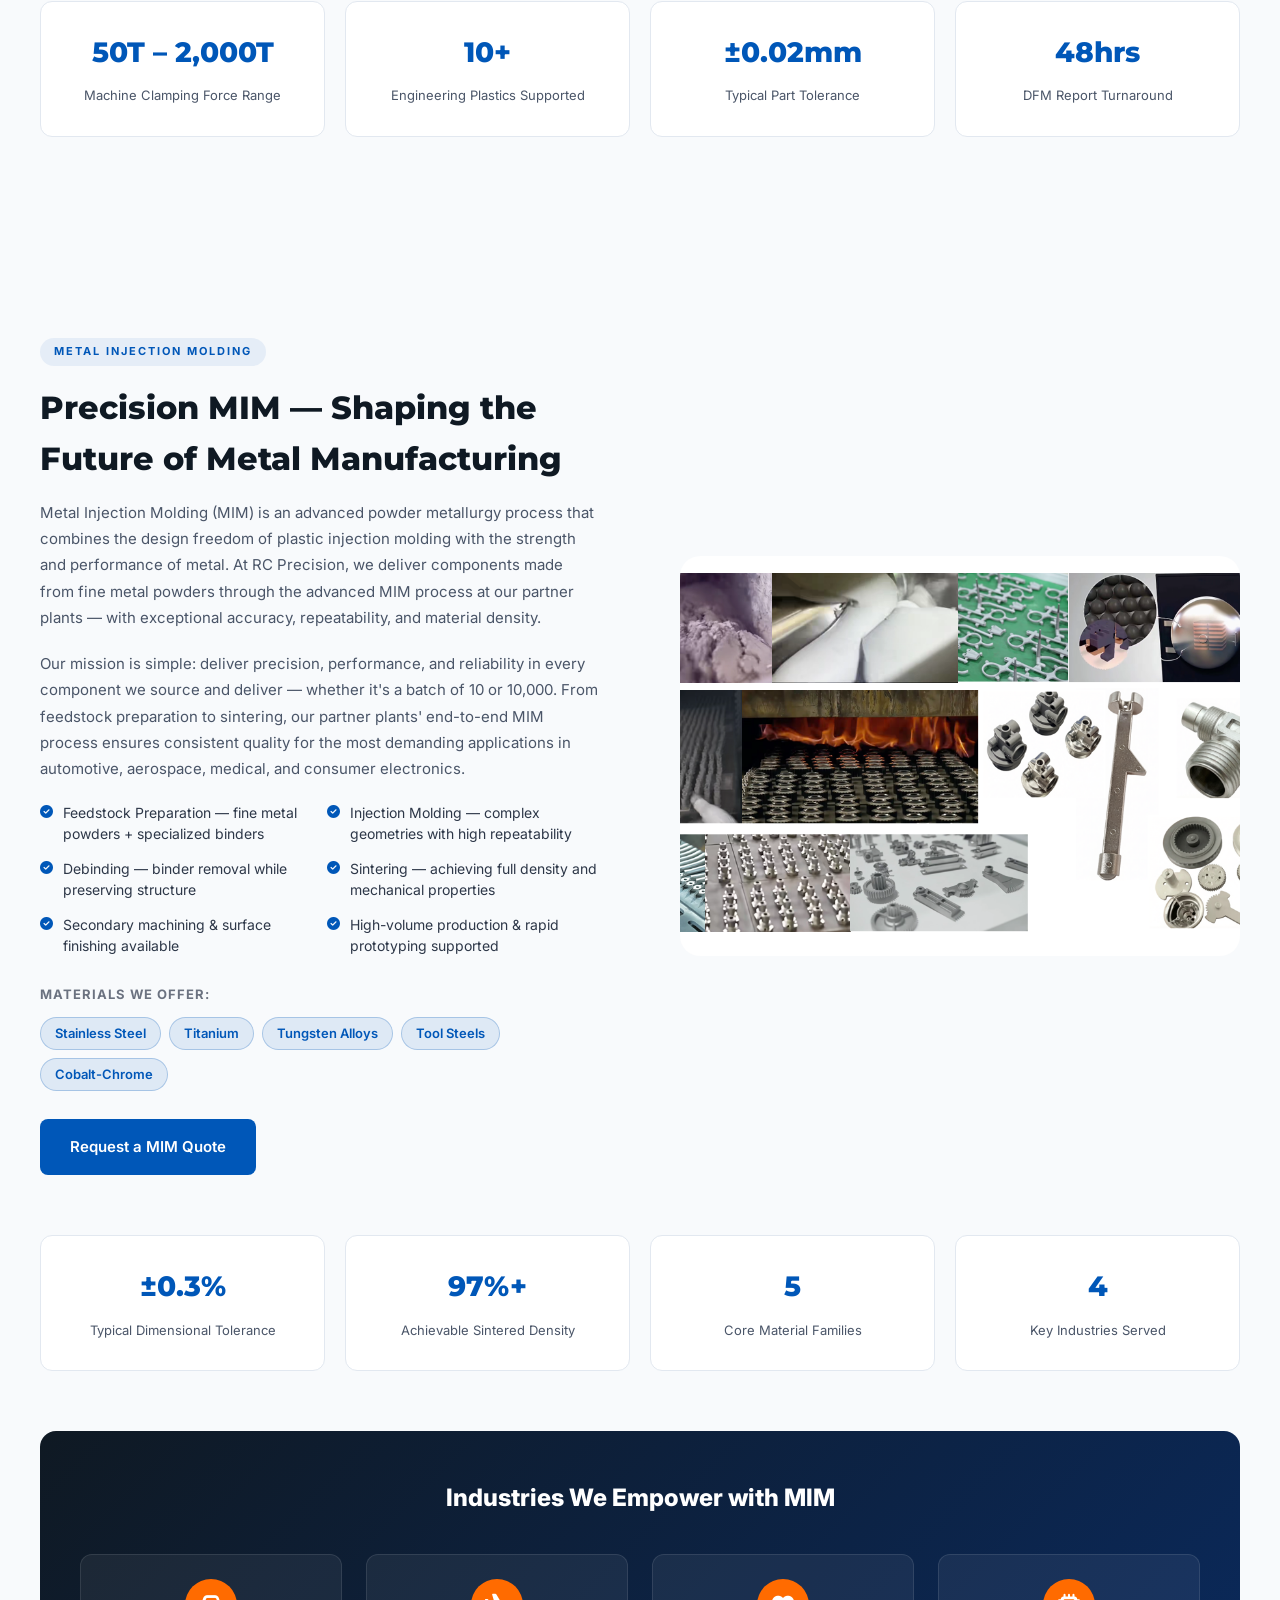
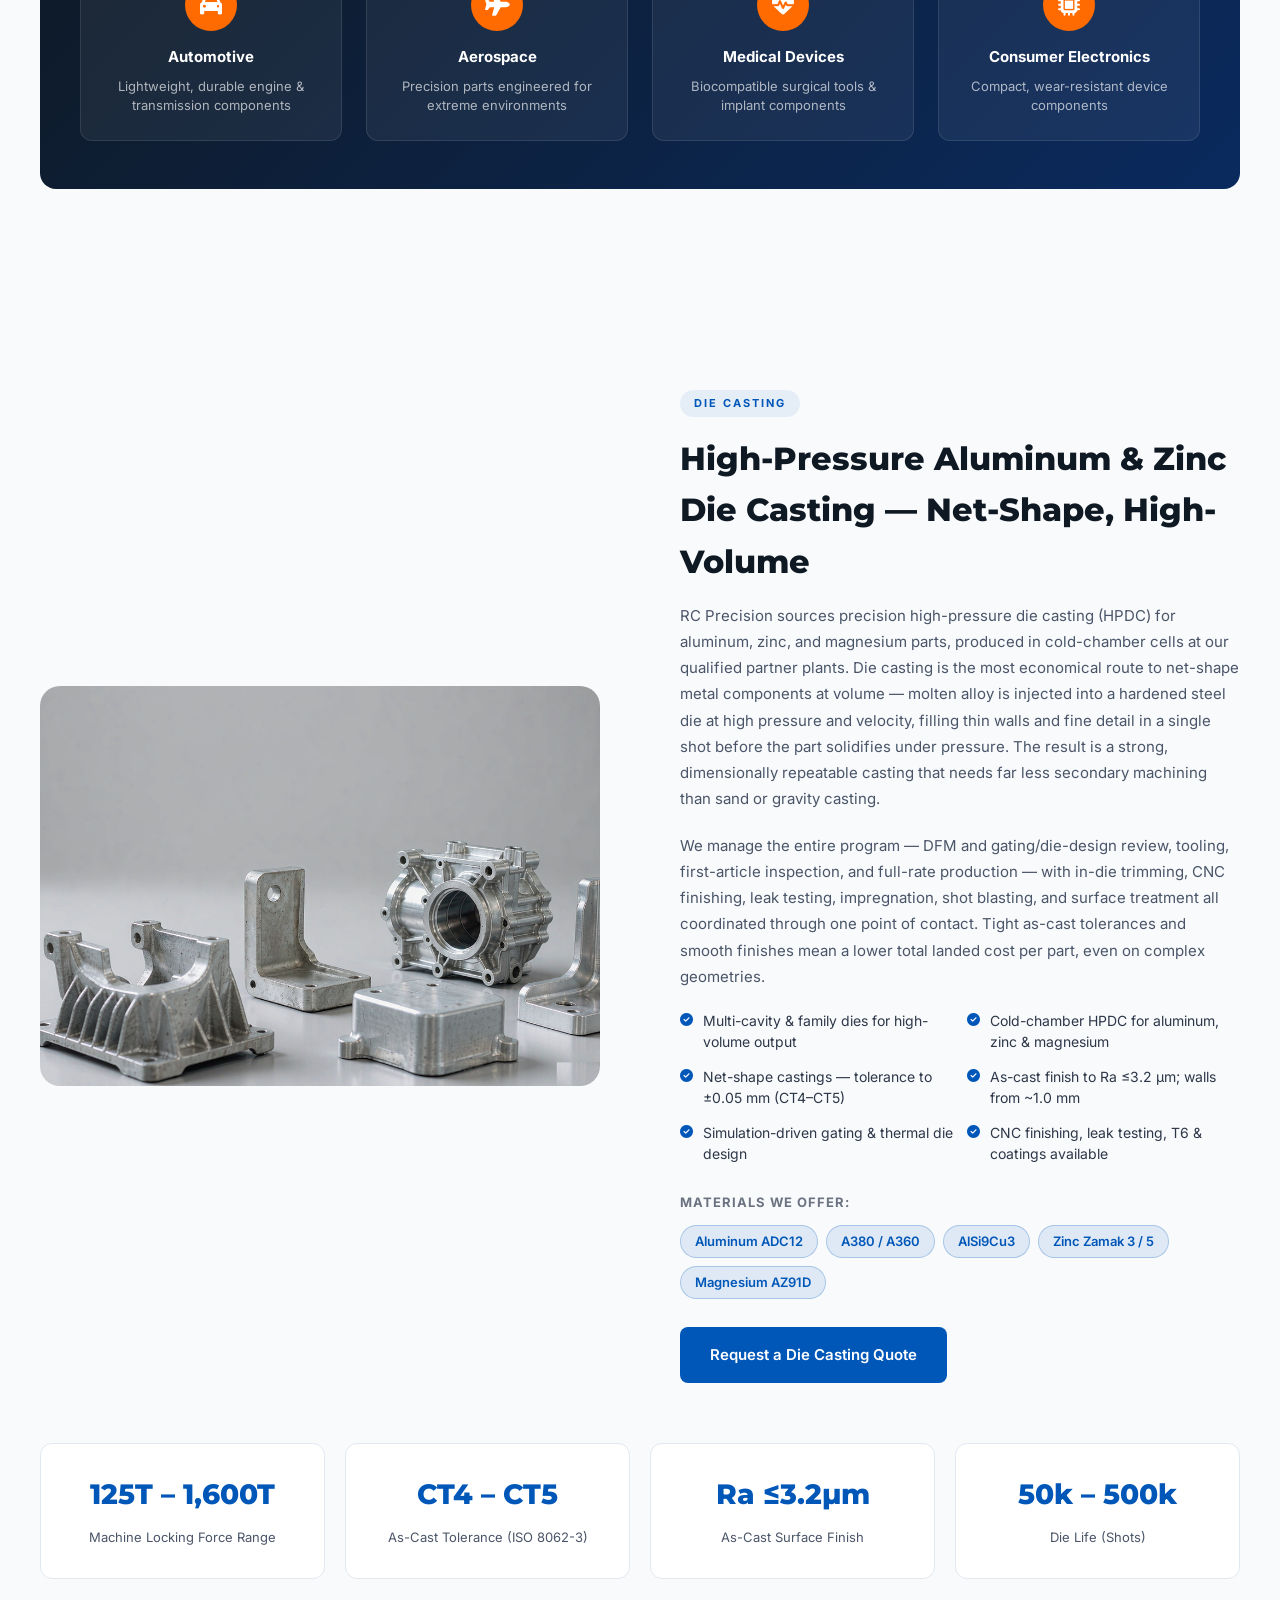
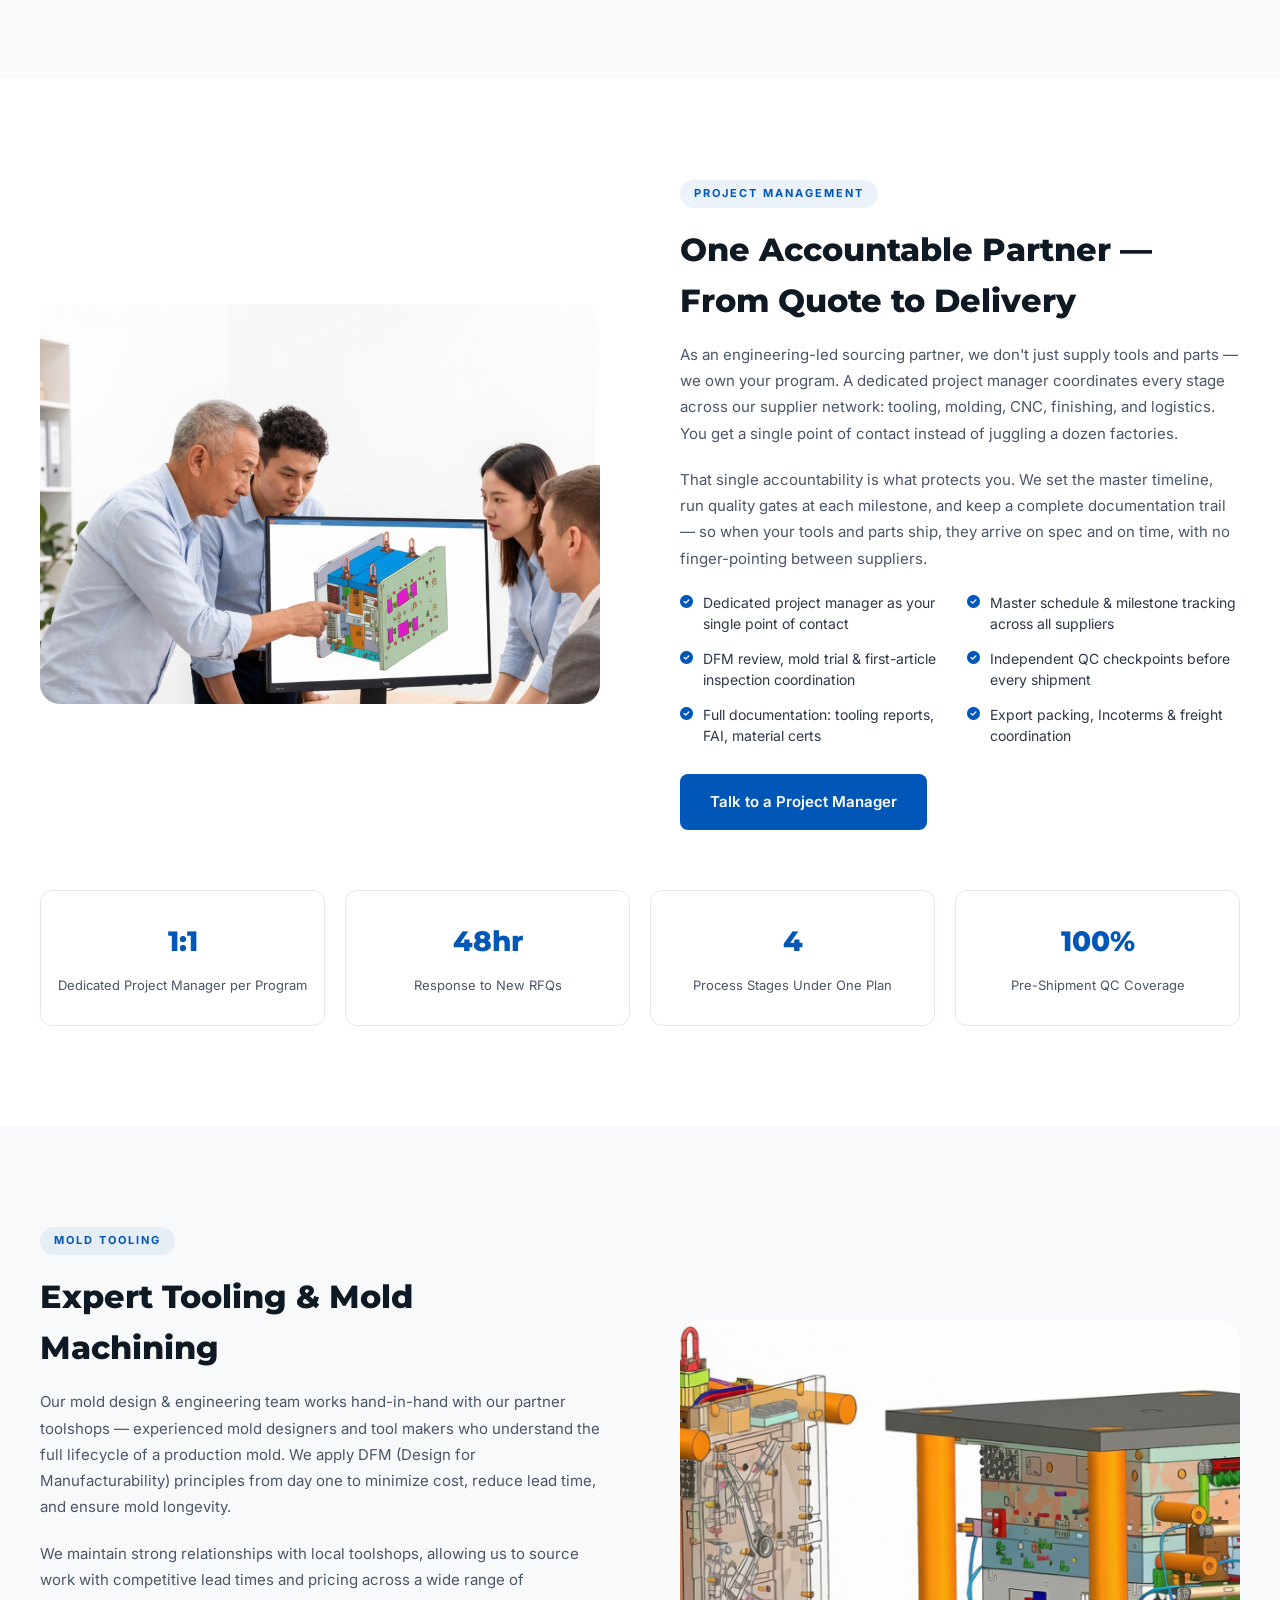
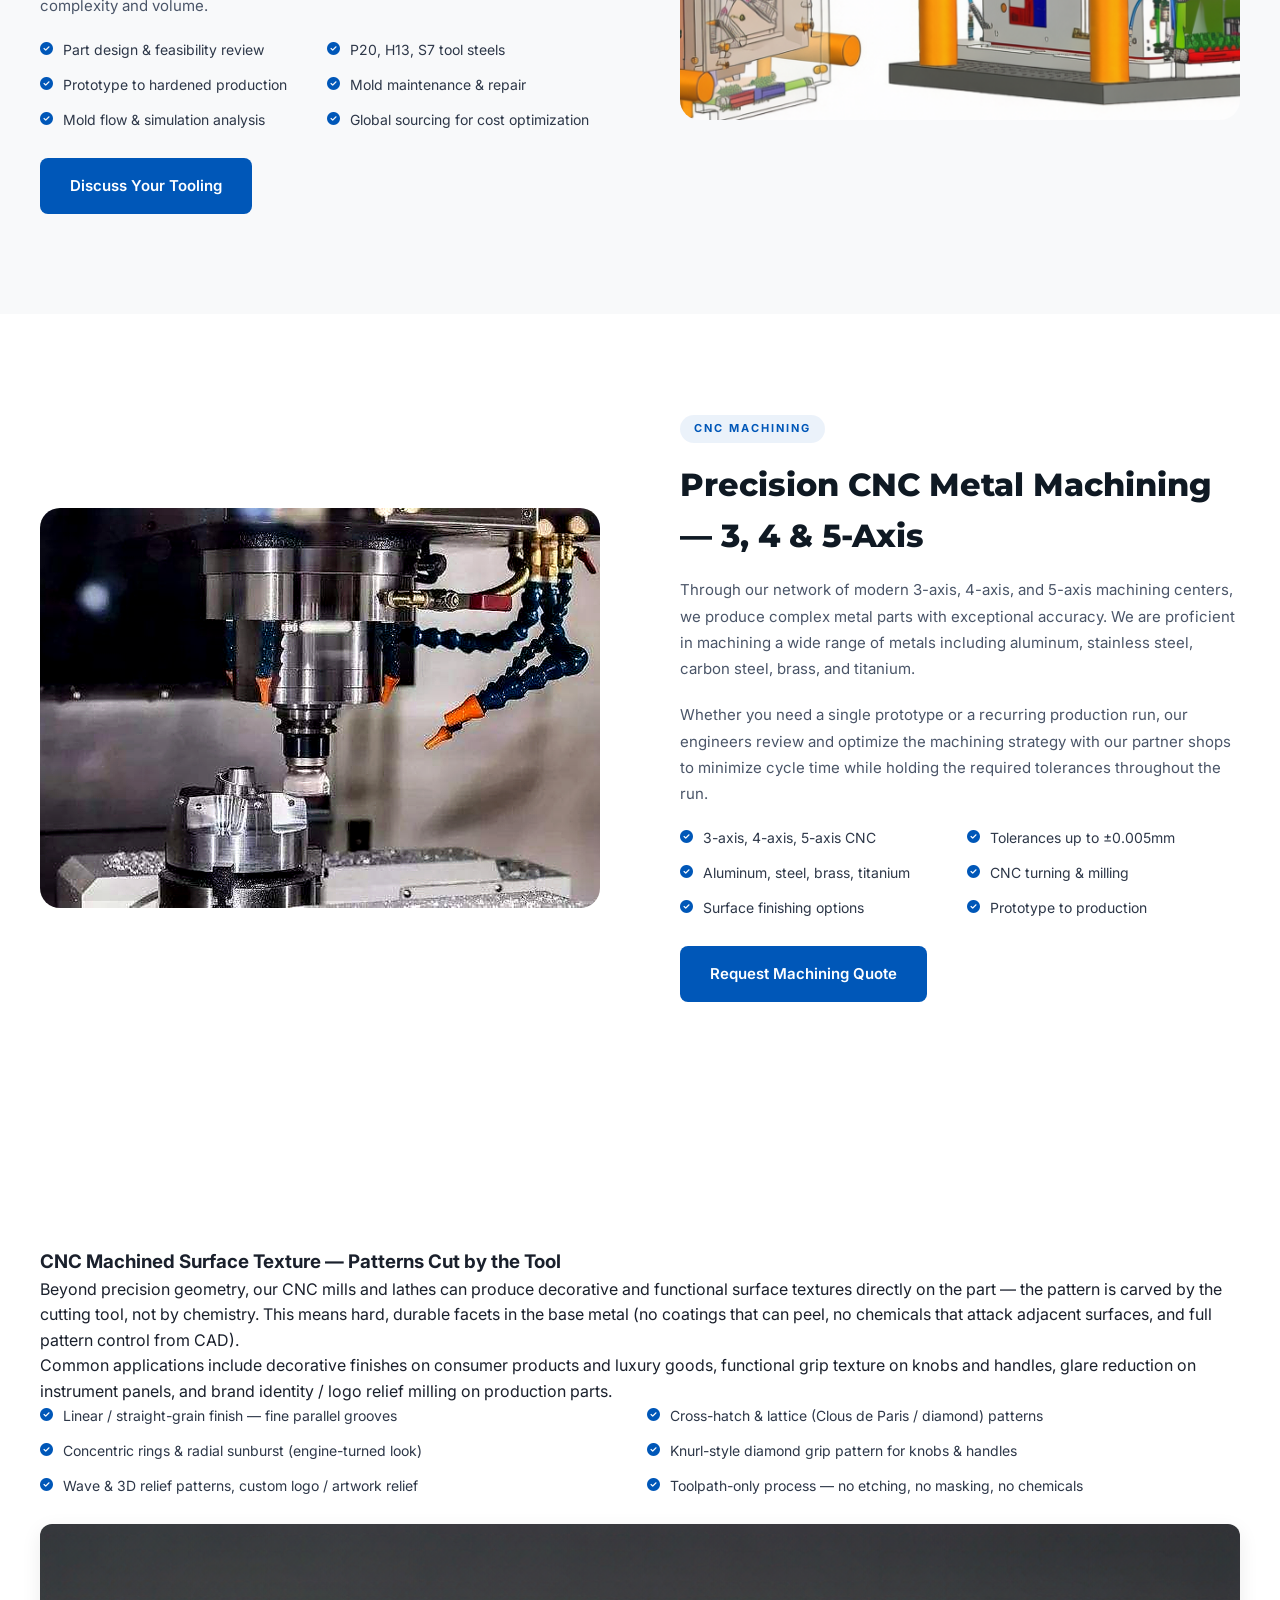
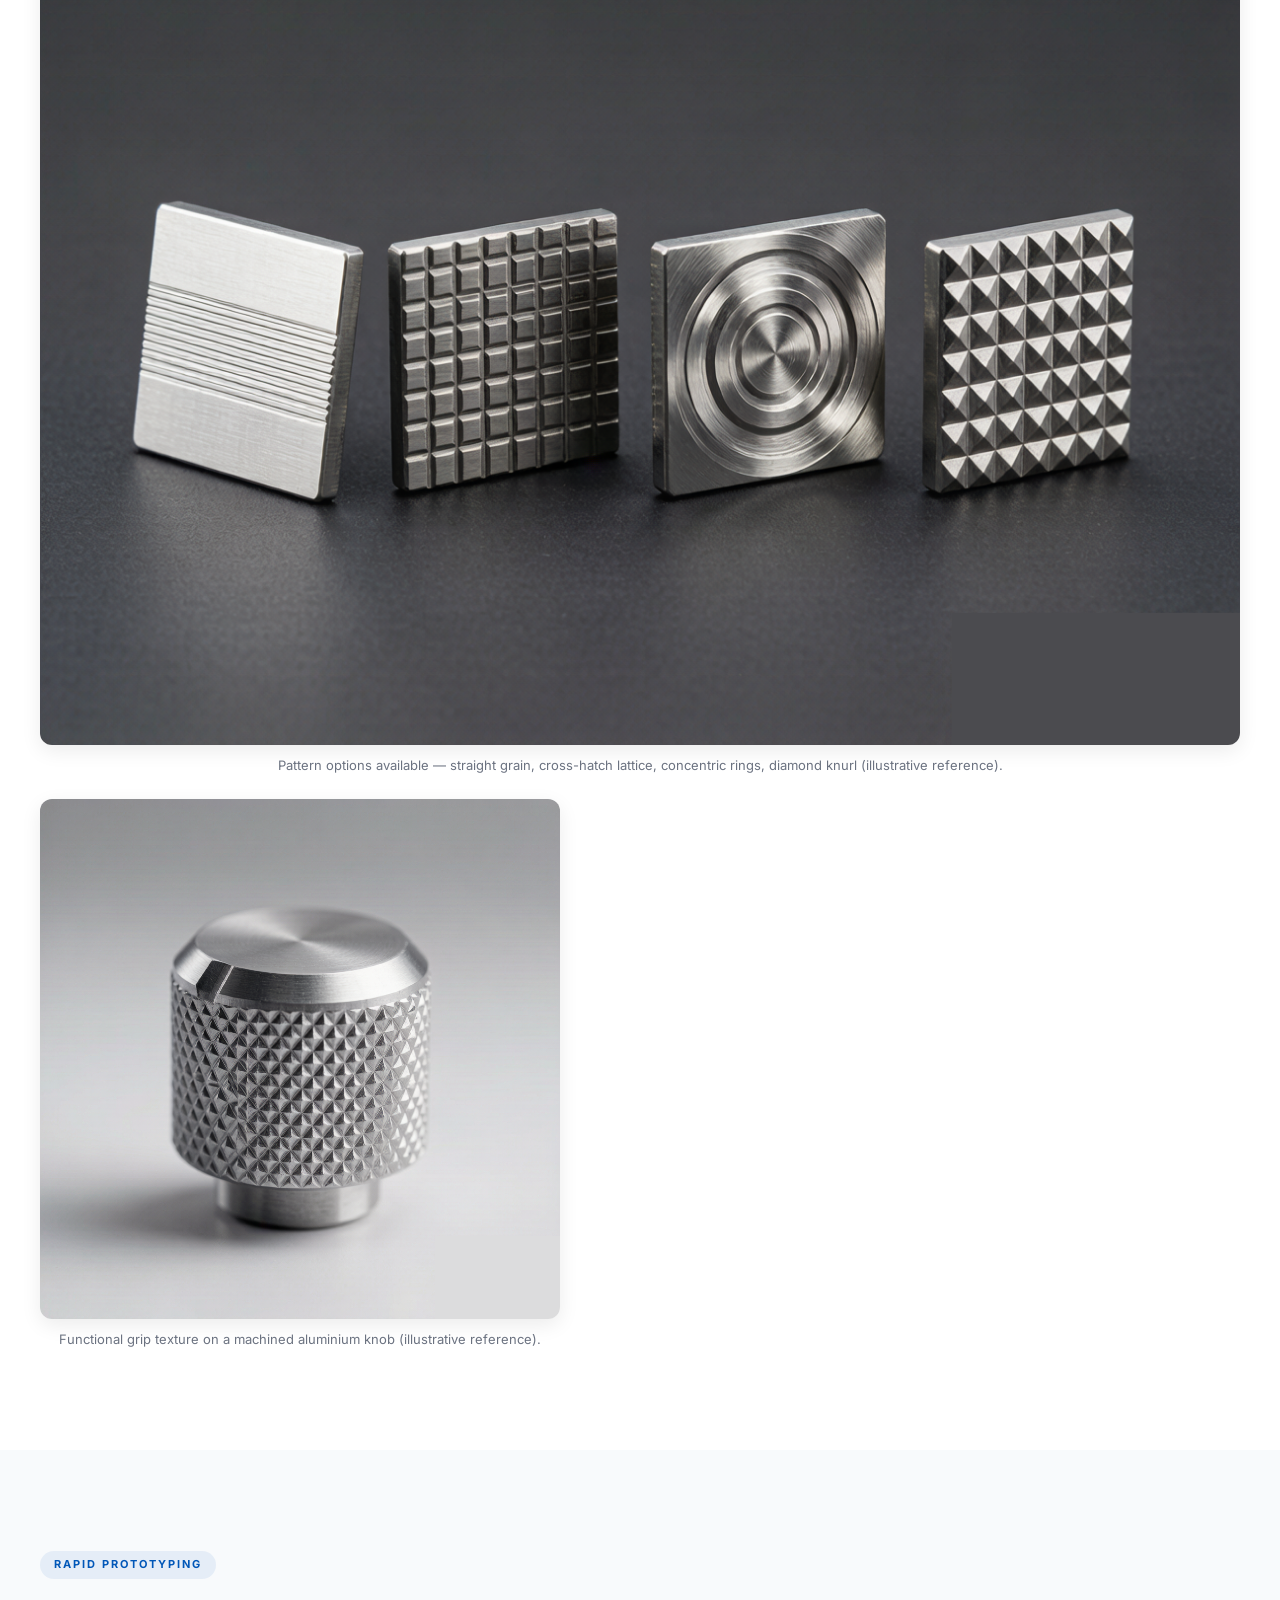
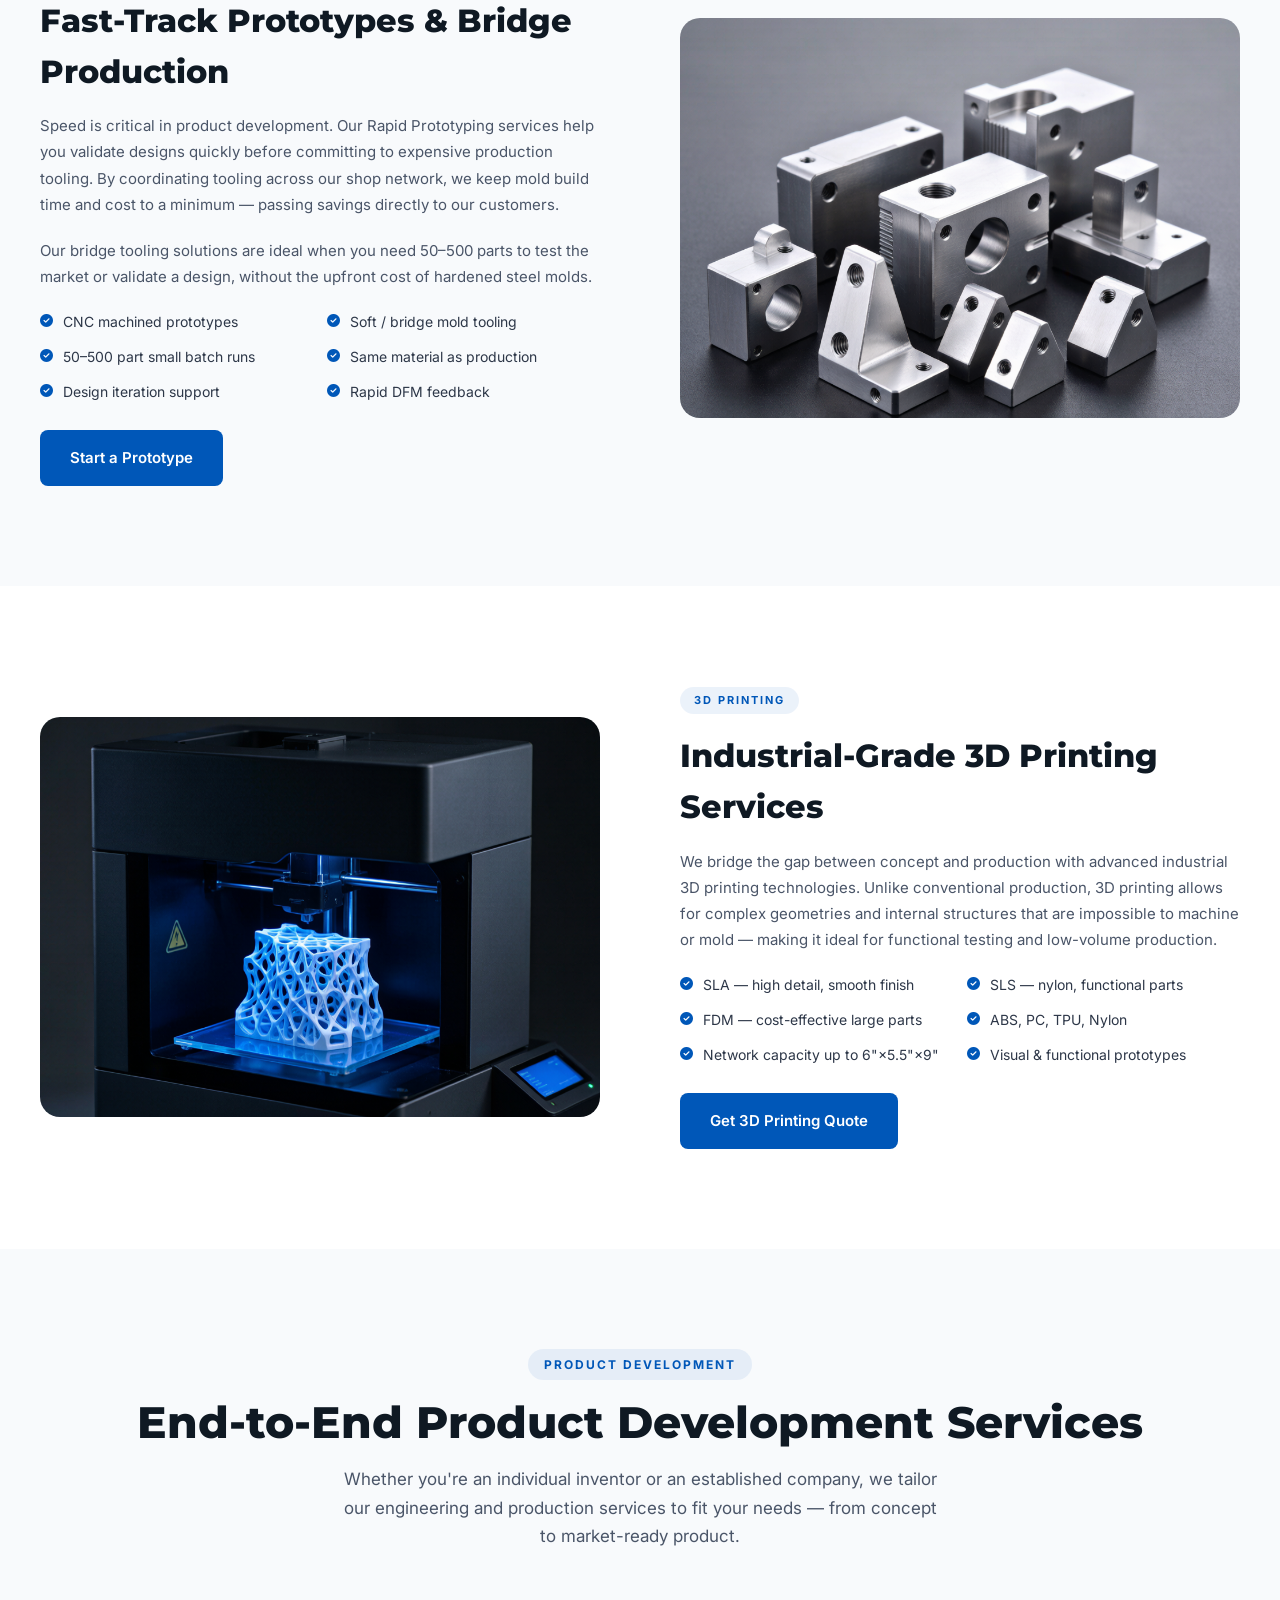
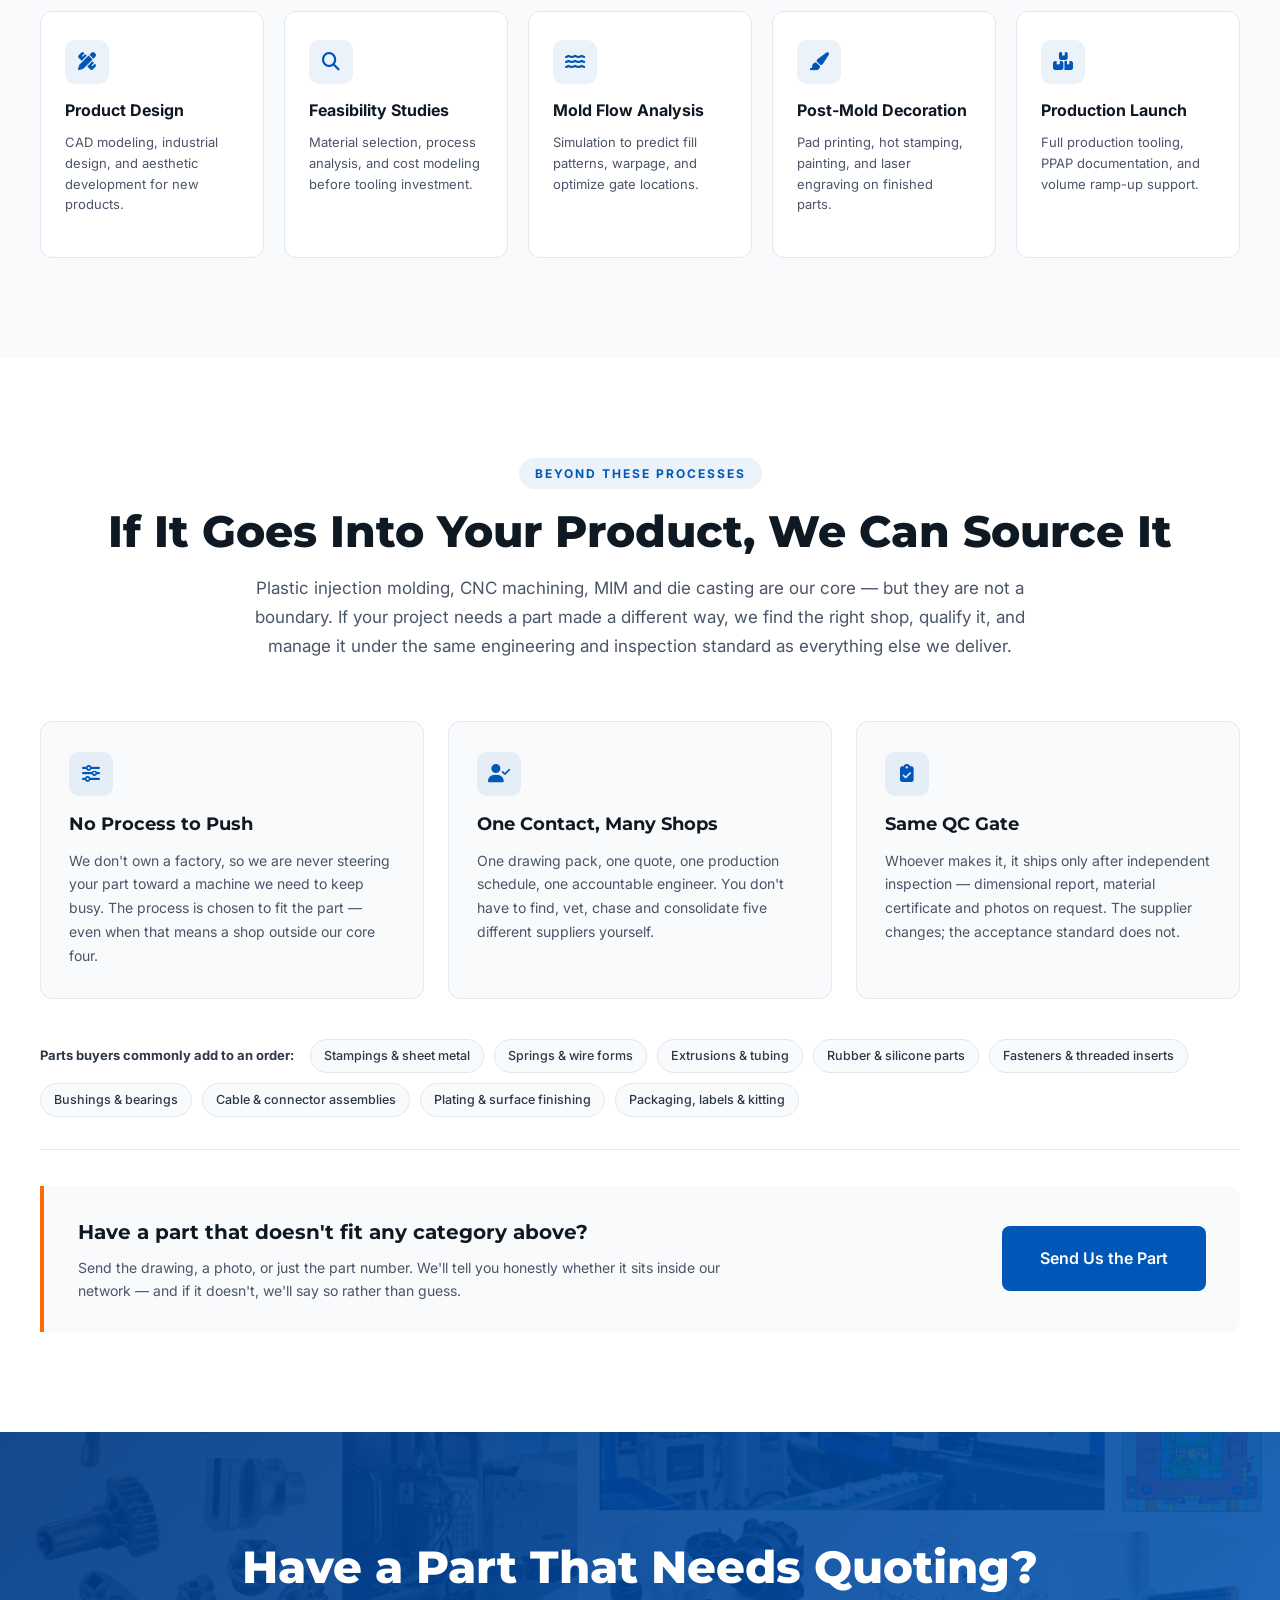
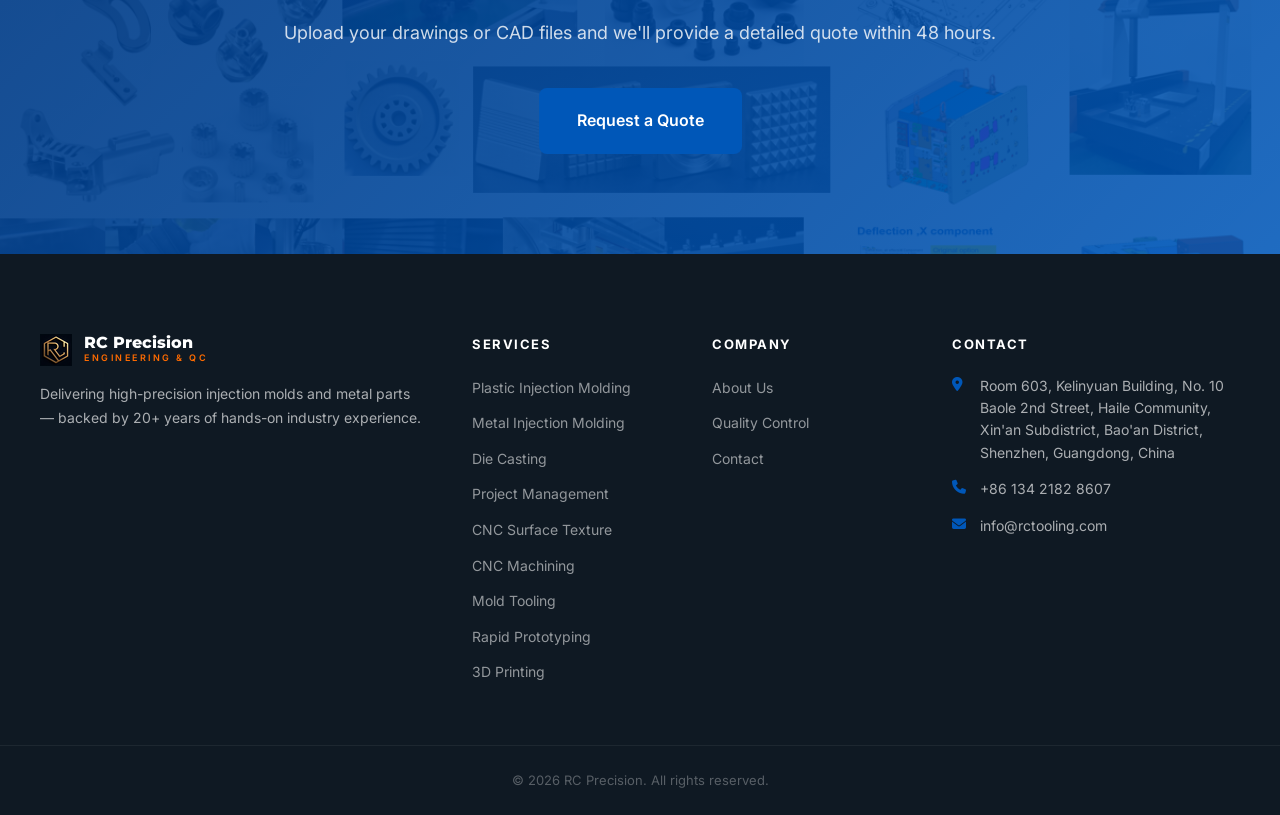
<file: capabilities.html>
<!DOCTYPE html>
<html lang="en" data-page-node-id="kq4Ez81V43GIa0djzBMUvT">
<head data-page-node-id="uPXzsdE1P0x3G7g97IHYii">
<meta charset="UTF-8" data-page-node-id="WB96mihr223Vw8kuYPGfTF">
<meta name="viewport" content="width=device-width, initial-scale=1.0" data-page-node-id="KP7WXtwyXUaD13yquLkG71">
<title>Capabilities | RC Precision</title>
<link rel="icon" type="image/png" sizes="32x32" href="images/logo-new-32.png">
<link rel="apple-touch-icon" href="images/logo-new-32.png">
<link rel="stylesheet" href="css/style.css" data-page-node-id="COZTbdcyJ4W7kV4513AHFW">
<link href="https://fonts.googleapis.com/css2?family=Inter:wght@300;400;500;600;700;800&family=Montserrat:wght@700;800;900&display=swap" rel="stylesheet" data-page-node-id="FoAamOdc1SOl9nG5moaL8e">
<link rel="stylesheet" href="https://cdnjs.cloudflare.com/ajax/libs/font-awesome/6.5.0/css/all.min.css" data-page-node-id="lMIPBbanfVhiBW8F1Zj86W">
<!-- Google Analytics (GA4) — Replace G-XXXXXXXXXX with your real Measurement ID after creating your GA property -->
<script async src="https://www.googletagmanager.com/gtag/js?id=G-XXXXXXXXXX"></script>
<script>
  window.dataLayer = window.dataLayer || [];
  function gtag(){dataLayer.push(arguments);}
  gtag('js', new Date());
  gtag('config', 'G-XXXXXXXXXX');
</script>
</head>
<body data-page-node-id="VI5pOo95qGpUOEQLjqj8G0">

<nav class="navbar" id="navbar" data-page-node-id="HMhVXV7P54vSqJt7vawjhy">
  <div class="container nav-container" data-page-node-id="WBhlOm0irP8cWDQoRcOLoQ">
    <div class="logo" data-page-node-id="YLOMFvQlywWfQ2iEdKSJHn">
      <img src="images/logo-new-32.png" alt="RC Precision" class="logo-img">
      <div class="logo-text" data-page-node-id="hmXMLSvbuszBYdHflShFo1"><span class="logo-main" data-page-node-id="YepCjGz8J1EgDVn7aVu20B">RC Precision</span><span class="logo-sub" data-page-node-id="Ukuxm6wFm8bGtuDej0gY5F">ENGINEERING &amp; QC</span></div>
    </div>
    <ul class="nav-links" data-page-node-id="wUxAHorRYErtLEfSIvGAGj">
      <li data-page-node-id="5Z3cYGveVVp1ClOjUAYTYV"><a href="index.html" data-page-node-id="BoTVNONI5SnoAHTveF7vKd">Home</a></li>
      <li data-page-node-id="CW1T8wtEZSlG19UMcD61UH"><a href="about.html" data-page-node-id="UV2i2BFe4VPV4RJAtweVfC">About Us</a></li>
      <li data-page-node-id="DWZ9lIqlSGH14IlEwCqVRV"><a href="capabilities.html" class="active" data-page-node-id="5vZLe5R56xoZMFQXyfWHr8">Capabilities</a></li>
      <li data-page-node-id="fqA2PPN3gOtiKZwSMu4KH5"><a href="quality.html" data-page-node-id="mfCUISU3bffNsOQJ15BVqo">Quality Control</a></li>
      <li data-page-node-id="5D3sF2wEVAgcSJAT6NKZrS"><a href="contact.html" data-page-node-id="m3ygZLfs9WtBNfSgAwOVZk">Contact</a></li>
    </ul>
    <a href="rfq.html" class="btn btn-primary nav-cta" data-page-node-id="xUcDY01sevJWOwIyxu6JpG">Get a Quote</a>
    <div class="hamburger" id="hamburger" data-page-node-id="2b6qQnhCyjWA7atcQpYOh1"><span data-page-node-id="TZPbME1gF2klQXs9nAsiEh"></span><span data-page-node-id="ys3M4sSwzZWZrcPEf3AbrA"></span><span data-page-node-id="BDeB5Wnd3AZ7oRDu6pAkun"></span></div>
  </div>
</nav>

<section class="page-hero" data-page-node-id="7Pz9YdWwJyAEKGwgFCycFD">
  <div class="page-hero-content" data-page-node-id="pUXGg51JrQs33WWOQUhJhe">
    <div class="page-hero-tag" data-page-node-id="HshaBf2sZVgIDpyuNFoBPj">WHAT WE BUILD</div>
    <h1 data-page-node-id="GSoJgpX1bkxY7FBAZIocjm">OUR<br data-page-node-id="C49G5mFfiY5SgWjlUqxQ8e"><span style="color:var(--accent)" data-page-node-id="ElAvd9DbyMNFenxRiagUGe">Capabilities</span></h1>
    <p data-page-node-id="Nx8aPKCNqEvMymPmlnLWeD">From first concept to full-rate production — comprehensive engineering solutions tailored to your requirements.</p>
  </div>
</section>

<!-- Sticky Capabilities Nav -->
<nav class="capabilities-nav" data-page-node-id="jrkV0WJ2EeZSr2PqkViy5r">
  <div class="container" data-page-node-id="SfCJGcXDNsTFsULHD5mDxF">
    <div class="cap-nav-inner" data-page-node-id="0adiTt9e4hUJ3gDbgOV2eD">
      <div class="cap-nav-item active" data-target="injection" data-page-node-id="sstEgcoRJdBPTECLyymsb1">Plastic Injection Molding</div>
      <div class="cap-nav-item" data-target="mim" data-page-node-id="ReJzMEa8qNzlpvdrbWk7m8">Metal Injection Molding</div>
      <div class="cap-nav-item" data-target="die-casting" data-page-node-id="dieCastNavItem7qNzlpvdrbWk7">Die Casting</div>
      <div class="cap-nav-item" data-target="proj-mgmt" data-page-node-id="projMgmtNavItem">Project Management</div>
      <div class="cap-nav-item" data-target="tooling" data-page-node-id="ZtI04DzkJoD1N9i0fa9AkS">Mold Tooling</div>
      <div class="cap-nav-item" data-target="cnc" data-page-node-id="CYhCnnmiVYMwBYZ41Vznsa">CNC Machining</div>
      <div class="cap-nav-item" data-target="proto" data-page-node-id="hnDceXvNNgybcpoZGOT3WQ">Rapid Prototyping</div>
      <div class="cap-nav-item" data-target="3dprint" data-page-node-id="rgfR2ekZbAw74k7HmbSzuQ">3D Printing</div>
      <div class="cap-nav-item" data-target="product-dev" data-page-node-id="J2Gsxf0Wr9Xj6c1ere9W3Z">Product Development</div>
      <div class="cap-nav-item" data-target="sourcing" data-page-node-id="sourcingNavItem20261115">Other Parts We Source</div>
    </div>
  </div>
</nav>

<!-- Injection Molding -->
<section class="cap-section" id="injection" data-page-node-id="gd8T7ZxAHGXS4Wc3zuy6CU">
  <div class="container" data-page-node-id="Vpcfw5sVVKIKoPHnxHJ0Cf">
    <div class="cap-inner" data-page-node-id="6R0JqUFje8RmXDdoRvhv2x">
      <div class="cap-img fade-in" data-page-node-id="iOCGxLf9032iz0M9ZlZHRB">
        <img src="images/Injection_molded_plastic_parts_2026-06-09T11-37-58.png" alt="Injection Molded Parts" data-page-node-id="uGdIGB68ZjugpuF0lVpBS4">
      </div>
      <div class="cap-text fade-in" data-page-node-id="tja6RGDPd5cPGcZxwq8T3z">
        <div class="cap-tag" data-page-node-id="VMLgSNGpOEnwjkkeEEobwp">PLASTIC INJECTION MOLDING</div>
        <h2 data-page-node-id="zfCjyNBmlBl598fJSuN2Hv">High-Precision Plastic Injection Molding</h2>
        <p data-page-node-id="s3k24XZWfd9SWJgStgztFi">Our injection molding capabilities cover the full spectrum — from single-cavity prototype molds to high-volume multi-cavity production tools. We work with a broad range of engineering-grade thermoplastics and apply rigorous, data-driven scientific molding principles to ensure part-to-part consistency from lot to lot.</p>
        <div class="cap-features" data-page-node-id="mu2TEkb0XFuFlzFYcitCGE">
          <div class="cap-feat" data-page-node-id="lDCEG5h05bKXuZUva3pOjx"><i class="fas fa-check-circle" data-page-node-id="FtH9Bc5BJiMkQ5Rln6xlbH"></i><span data-page-node-id="hfanrxXeg3hJHgGQnqGf05">Single & multi-cavity molds</span></div>
          <div class="cap-feat" data-page-node-id="6t8qrRzDtfQ4snTCBtxBlU"><i class="fas fa-check-circle" data-page-node-id="bOg3gCqeYIeSUSBY6eZ3fM"></i><span data-page-node-id="SYVDIvJ85VTlWANiiv4Z2O">Hot runner & cold runner systems</span></div>
          <div class="cap-feat" data-page-node-id="pC6xCeQL7v68EsNSwAgDTx"><i class="fas fa-check-circle" data-page-node-id="6OBAmPCRij9Fe5RULYSTJ8"></i><span data-page-node-id="u5EQ2oheuTkgLlPDtVmSpL">Insert & overmolding</span></div>
          <div class="cap-feat" data-page-node-id="D3N4WfIwG9SuTI4IH9tGuq"><i class="fas fa-check-circle" data-page-node-id="jHvdQXZMEM5os3oJbQxBfD"></i><span data-page-node-id="FrIXO2ErTDemgBH8XBXEpK">Gas-assist molding</span></div>
          <div class="cap-feat" data-page-node-id="5AbJsd3F5Jkud1m0wW0tb8"><i class="fas fa-check-circle" data-page-node-id="x7zLg7dTDfv54tEoEs1BoI"></i><span data-page-node-id="WzC7G5v6B0TymIFeHvVrfy">Mold flow analysis included</span></div>
          <div class="cap-feat" data-page-node-id="VgIrNL9AidN9IupupDmveO"><i class="fas fa-check-circle" data-page-node-id="7A0iZQW2C5rebOkrYqFRKd"></i><span data-page-node-id="8kb1kquA4oOV9pHpAAqHb6">Post-mold decoration options</span></div>
        </div>
                <h3 data-page-node-id="sciMergedH3X7qNzlpvdrbWk7" style="margin-top:32px">Scientific Molding — Process Development by Study</h3>
        <p data-page-node-id="sciMergedP1X7qNzlpvdrbWk7">Every new mold is developed through a sequence of documented process studies — not trial-and-error. Each parameter is validated before full-rate production, so you get a process that is robust, repeatable, and transferable between machines and material lots.</p>
        <div class="cap-features" data-page-node-id="sciMergedFeats7qNzlpvdrbWk7">
          <div class="cap-feat" data-page-node-id="sciMergedF1X7qNzlpvdrbWk7"><i class="fas fa-check-circle" data-page-node-id="sciMergedI1X7qNzlpvdrbWk7"></i><span data-page-node-id="sciMergedS1X7qNzlpvdrbWk7">Relative viscosity curve &amp; injection speed optimization</span></div>
          <div class="cap-feat" data-page-node-id="sciMergedF2X7qNzlpvdrbWk7"><i class="fas fa-check-circle" data-page-node-id="sciMergedI2X7qNzlpvdrbWk7"></i><span data-page-node-id="sciMergedS2X7qNzlpvdrbWk7">Cavity balance verification (target &lt;5% variation across cavities)</span></div>
          <div class="cap-feat" data-page-node-id="sciMergedF3X7qNzlpvdrbWk7"><i class="fas fa-check-circle" data-page-node-id="sciMergedI3X7qNzlpvdrbWk7"></i><span data-page-node-id="sciMergedS3X7qNzlpvdrbWk7">Pressure drop study across runner, gate &amp; part</span></div>
          <div class="cap-feat" data-page-node-id="sciMergedF4X7qNzlpvdrbWk7"><i class="fas fa-check-circle" data-page-node-id="sciMergedI4X7qNzlpvdrbWk7"></i><span data-page-node-id="sciMergedS4X7qNzlpvdrbWk7">Process window study — robust temperature / pressure envelope</span></div>
          <div class="cap-feat" data-page-node-id="sciMergedF5X7qNzlpvdrbWk7"><i class="fas fa-check-circle" data-page-node-id="sciMergedI5X7qNzlpvdrbWk7"></i><span data-page-node-id="sciMergedS5X7qNzlpvdrbWk7">Gate freeze study — optimal holding time</span></div>
          <div class="cap-feat" data-page-node-id="sciMergedF6X7qNzlpvdrbWk7"><i class="fas fa-check-circle" data-page-node-id="sciMergedI6X7qNzlpvdrbWk7"></i><span data-page-node-id="sciMergedS6X7qNzlpvdrbWk7">Cooling time study — dimensional stability</span></div>
          <div class="cap-feat" data-page-node-id="sciMergedF7X7qNzlpvdrbWk7"><i class="fas fa-check-circle" data-page-node-id="sciMergedI7X7qNzlpvdrbWk7"></i><span data-page-node-id="sciMergedS7X7qNzlpvdrbWk7">Back pressure study — shot-to-shot consistency</span></div>
          <div class="cap-feat" data-page-node-id="sciMergedF8X7qNzlpvdrbWk7"><i class="fas fa-check-circle" data-page-node-id="sciMergedI8X7qNzlpvdrbWk7"></i><span data-page-node-id="sciMergedS8X7qNzlpvdrbWk7">Part weight validation — target &lt;1% shot-weight variability</span></div>
        </div>
        <a href="rfq.html" class="btn btn-primary" data-page-node-id="hrvRAQsbifnDva6dRZua3L">Request a Mold Quote</a>
      </div>
    </div>
    <div class="specs-grid" style="margin-top:60px" data-page-node-id="M8vgO4Pn16EfQOxpG6jHtk">
      <div class="spec-item fade-in" data-page-node-id="7vGThbHbUU1b0aVHtCKG0G"><span class="spec-num" data-page-node-id="r0ElLKIxWbZEw62q4HJDhY">50T – 2,000T</span><span class="spec-label" data-page-node-id="3iprKL1LmHETenazW4wYTd">Machine Clamping Force Range</span></div>
      <div class="spec-item fade-in" data-page-node-id="kS7l0vLbkSkjUDNCZ524CG"><span class="spec-num" data-page-node-id="sHjYR7AuFbBt84OIYV1Ml9">10+</span><span class="spec-label" data-page-node-id="IDGKLZePPGRhdcVeYpwLk5">Engineering Plastics Supported</span></div>
      <div class="spec-item fade-in" data-page-node-id="O09UCnS55WjmwqOPlBGAfF"><span class="spec-num" data-page-node-id="PAvFlZlq1yy8HmaoflqktD">±0.02mm</span><span class="spec-label" data-page-node-id="ohnUmOTBacxBasOTsvm1CG">Typical Part Tolerance</span></div>
      <div class="spec-item fade-in" data-page-node-id="7CB3i59mkrxY5dTmMt0wOX"><span class="spec-num" data-page-node-id="ovVBZ1ByhjQ8iD7VtCs8F2">48hrs</span><span class="spec-label" data-page-node-id="GGjvhLEfCQxzyDrJlEHr11">DFM Report Turnaround</span></div>
    </div>
  </div>
</section>



<section class="cap-section" id="mim" style="background:var(--bg)" data-page-node-id="HHa5tDUCfEN7aHPA9djLtw">
  <div class="container" data-page-node-id="YxGBU9E2Ce5oDmY92CKxAX">
    <div class="cap-inner reverse" data-page-node-id="tElwcwLwOiQuFzJLTEL2QQ">
      <div class="cap-img fade-in" data-page-node-id="Tis29EmOYXYWsrENGDFsyR">
        <img src="images/Metal_Injection_Molding_MIM_pr_2026-06-20T04-57-37.png" alt="Metal Injection Molding MIM Parts" data-page-node-id="8ErH9upz0HVh6DfV62o9Dv">
      </div>
      <div class="cap-text fade-in" data-page-node-id="1WlJ7qOJS3HvK34UpBKCeJ">
        <div class="cap-tag" data-page-node-id="LlEmRnwNcPlLl4OqIAdLgs">METAL INJECTION MOLDING</div>
        <h2 data-page-node-id="Zf8UWmjpZMCo1SE50Wbzmx">Precision MIM — Shaping the Future of Metal Manufacturing</h2>
        <p data-page-node-id="Jzpp3cpWNFydzgiWLmvIgq">Metal Injection Molding (MIM) is an advanced powder metallurgy process that combines the design freedom of plastic injection molding with the strength and performance of metal. At RC Precision, we deliver components made from fine metal powders through the advanced MIM process at our partner plants — with exceptional accuracy, repeatability, and material density.</p>
        <p data-page-node-id="6HLPFuEfyWekISi0cXlhxI">Our mission is simple: deliver precision, performance, and reliability in every component we source and deliver — whether it's a batch of 10 or 10,000. From feedstock preparation to sintering, our partner plants' end-to-end MIM process ensures consistent quality for the most demanding applications in automotive, aerospace, medical, and consumer electronics.</p>
        <div class="cap-features" data-page-node-id="BpgTxrS6ldwy0VOUglrSVE">
          <div class="cap-feat" data-page-node-id="aZsOZeEfJ46CJChrrjnEgA"><i class="fas fa-check-circle" data-page-node-id="xKWknZOwo6EWhpBCJ7d84E"></i><span data-page-node-id="JKtP9nZMvUlDgWKYyo0EBz">Feedstock Preparation — fine metal powders + specialized binders</span></div>
          <div class="cap-feat" data-page-node-id="8nF4em3ApM1AQQxshtWS2e"><i class="fas fa-check-circle" data-page-node-id="7s5xfKqAGvigEziznafmfA"></i><span data-page-node-id="EMqpnR8PiFd3NPe9ILAVIL">Injection Molding — complex geometries with high repeatability</span></div>
          <div class="cap-feat" data-page-node-id="J283uaeMLHR8Ft93P3YwIm"><i class="fas fa-check-circle" data-page-node-id="xDDNvdPWsgTteRYgFexAuO"></i><span data-page-node-id="M16K9sZA2Cdmh8igfHO9qv">Debinding — binder removal while preserving structure</span></div>
          <div class="cap-feat" data-page-node-id="bB7AuCbww918hYDCdAAyUP"><i class="fas fa-check-circle" data-page-node-id="8djJqub7FEl3hjqhQ9BwZE"></i><span data-page-node-id="pyuB6q4uSa826w0VXxxIa7">Sintering — achieving full density and mechanical properties</span></div>
          <div class="cap-feat" data-page-node-id="G6y8lzWe4gK9FKSjEi5OGy"><i class="fas fa-check-circle" data-page-node-id="xFGVKkOCpCptaBlxCfJHlB"></i><span data-page-node-id="1Me72QWmOB7S0D4CgRcdxO">Secondary machining & surface finishing available</span></div>
          <div class="cap-feat" data-page-node-id="NXH74cdQI46niUHJYVkabA"><i class="fas fa-check-circle" data-page-node-id="quF6czEa1v2FIwfvRrq9SA"></i><span data-page-node-id="d9VkaeoPjSJRyECm03SkEj">High-volume production & rapid prototyping supported</span></div>
        </div>
        <div class="mim-materials" data-page-node-id="QtKrudgwECQwkg9m6b2FhO">
          <div class="mim-mat-label" data-page-node-id="XxUtayOZDf2JW5iEhFhYu0">Materials We Offer:</div>
          <div class="mim-mat-tags" data-page-node-id="DS0yxygIeTkW0qV73cC0vT">
            <span data-page-node-id="BfDTCTi6EDu5cxtDEWxbz0">Stainless Steel</span>
            <span data-page-node-id="WNiJs3SSJMoUkikNZDx6ZI">Titanium</span>
            <span data-page-node-id="ARQwGPE2rYpCmgUTAZuGVM">Tungsten Alloys</span>
            <span data-page-node-id="EMd1GyonbMLlgv2agaoJeH">Tool Steels</span>
            <span data-page-node-id="0wMk4zfSO5RaNTCR7l3y5K">Cobalt-Chrome</span>
          </div>
        </div>
        <a href="rfq.html" class="btn btn-primary" data-page-node-id="ZlPmHOqMozOgnu8IDhAxOB">Request a MIM Quote</a>
      </div>
    </div>
    <div class="specs-grid" style="margin-top:60px" data-page-node-id="wOhWBF5SdybUpwcNxE6KaS">
      <div class="spec-item fade-in" data-page-node-id="RlIdt67ySIp7m6FcojB7D4"><span class="spec-num" data-page-node-id="TGea3gFnJo81y48FPpCMQb">±0.3%</span><span class="spec-label" data-page-node-id="4ZiFk3CtH5A0NOCIBwJWSG">Typical Dimensional Tolerance</span></div>
      <div class="spec-item fade-in" data-page-node-id="HLWatQjKbpcRksljkou6lD"><span class="spec-num" data-page-node-id="NOcBZy1yprJ2WVKxKlGBOj">97%+</span><span class="spec-label" data-page-node-id="Gv2pbum8pUOsXhJ9xEyAWM">Achievable Sintered Density</span></div>
      <div class="spec-item fade-in" data-page-node-id="LNi5LbKniYd2eNI4cPHOBR"><span class="spec-num" data-page-node-id="We1r0j1hIr5P8rgLMERlZI">5</span><span class="spec-label" data-page-node-id="3uftFIpuN8THOdLsihiigw">Core Material Families</span></div>
      <div class="spec-item fade-in" data-page-node-id="LRKSHuUl2I8ENBaMsyz0aZ"><span class="spec-num" data-page-node-id="KaBVi2QUnkSZBQxC4vpF7Y">4</span><span class="spec-label" data-page-node-id="dMRUIIqy2pRrAQqvFpqtO9">Key Industries Served</span></div>
    </div>
    <!-- Industries callout -->
    <div class="mim-industries fade-in" data-page-node-id="tG3wfoMlDW5hy6dy7YpA7p">
      <h3 class="mim-ind-title" data-page-node-id="i0AqI4YVcpWzvxSwDifi5x">Industries We Empower with MIM</h3>
      <div class="mim-ind-grid" data-page-node-id="eRrvlcBRxVF06SfqQd6VC5">
        <div class="mim-ind-item" data-page-node-id="BFGcgBdAB5BLQLWX7YN1lL">
          <div class="mim-ind-icon" data-page-node-id="nIEXAVqctxWWBXSEGy3ZPm"><i class="fas fa-car" data-page-node-id="ZfD1CxO6IxYXXq8K2DlAU5"></i></div>
          <div class="mim-ind-name" data-page-node-id="BD0hRNZ1sXMsZk2E19rJCK">Automotive</div>
          <div class="mim-ind-desc" data-page-node-id="QmUdybTkOJQ4waRJLM1bEJ">Lightweight, durable engine & transmission components</div>
        </div>
        <div class="mim-ind-item" data-page-node-id="2NF91SzaJDNSDVCZEyUEcI">
          <div class="mim-ind-icon" data-page-node-id="lGQVnws7Mff3xncb4GiVFe"><i class="fas fa-plane" data-page-node-id="AhYZb5lsMcCx4PcikOUeYO"></i></div>
          <div class="mim-ind-name" data-page-node-id="ScXeCeHmLBztGAZyw0B1Yr">Aerospace</div>
          <div class="mim-ind-desc" data-page-node-id="srvPO1gZhPi1zaKH4bYPJn">Precision parts engineered for extreme environments</div>
        </div>
        <div class="mim-ind-item" data-page-node-id="LFz4EEF6BO7mROJAFCBOvA">
          <div class="mim-ind-icon" data-page-node-id="waAGeQTCTGPMA5d7ocMDoX"><i class="fas fa-heartbeat" data-page-node-id="ZXPgSyfll6081W50M3kjDH"></i></div>
          <div class="mim-ind-name" data-page-node-id="t1NEzQLzkRYbkvvU6Iopvf">Medical Devices</div>
          <div class="mim-ind-desc" data-page-node-id="fSCFMyO3tXNYYB6qnvf8G3">Biocompatible surgical tools & implant components</div>
        </div>
        <div class="mim-ind-item" data-page-node-id="FWhvlODKrIRbIoOIPoS7vw">
          <div class="mim-ind-icon" data-page-node-id="Wx6wLVQFyBRAThhsLTurGG"><i class="fas fa-microchip" data-page-node-id="S70w1JxbH3aARhEDH2lDjf"></i></div>
          <div class="mim-ind-name" data-page-node-id="bfECkA5DyMoN8EtnBlKawz">Consumer Electronics</div>
          <div class="mim-ind-desc" data-page-node-id="7P25A3LyF5svvRT2lEj1Ns">Compact, wear-resistant device components</div>
        </div>
      </div>
    </div>
  </div>
</section>

<!-- Die Casting -->
<section class="cap-section" id="die-casting" data-page-node-id="dieCastSection7qNzlpvdrbWk7">
  <div class="container" data-page-node-id="dieCastContainer7qNzlpvdrbWk7">
    <div class="cap-inner" data-page-node-id="dieCastInner7qNzlpvdrbWk7">
      <div class="cap-img fade-in" data-page-node-id="dieCastImgWrap7qNzlpvdrbWk7">
        <img src="images/Die_casting_aluminum_parts_2026-10-14.png" alt="Aluminum Die Casting Parts" data-page-node-id="dieCastImg7qNzlpvdrbWk7">
      </div>
      <div class="cap-text fade-in" data-page-node-id="dieCastText7qNzlpvdrbWk7">
        <div class="cap-tag" data-page-node-id="dieCastTag7qNzlpvdrbWk7">DIE CASTING</div>
        <h2 data-page-node-id="dieCastH27qNzlpvdrbWk7">High-Pressure Aluminum &amp; Zinc Die Casting — Net-Shape, High-Volume</h2>
        <p data-page-node-id="dieCastP17qNzlpvdrbWk7">RC Precision sources precision high-pressure die casting (HPDC) for aluminum, zinc, and magnesium parts, produced in cold-chamber cells at our qualified partner plants. Die casting is the most economical route to net-shape metal components at volume — molten alloy is injected into a hardened steel die at high pressure and velocity, filling thin walls and fine detail in a single shot before the part solidifies under pressure. The result is a strong, dimensionally repeatable casting that needs far less secondary machining than sand or gravity casting.</p>
        <p data-page-node-id="dieCastP27qNzlpvdrbWk7">We manage the entire program — DFM and gating/die-design review, tooling, first-article inspection, and full-rate production — with in-die trimming, CNC finishing, leak testing, impregnation, shot blasting, and surface treatment all coordinated through one point of contact. Tight as-cast tolerances and smooth finishes mean a lower total landed cost per part, even on complex geometries.</p>
        <div class="cap-features" data-page-node-id="dieCastFeats7qNzlpvdrbWk7">
          <div class="cap-feat" data-page-node-id="dieCastF17qNzlpvdrbWk7"><i class="fas fa-check-circle" data-page-node-id="dieCastI17qNzlpvdrbWk7"></i><span data-page-node-id="dieCastS17qNzlpvdrbWk7">Multi-cavity &amp; family dies for high-volume output</span></div>
          <div class="cap-feat" data-page-node-id="dieCastF27qNzlpvdrbWk7"><i class="fas fa-check-circle" data-page-node-id="dieCastI27qNzlpvdrbWk7"></i><span data-page-node-id="dieCastS27qNzlpvdrbWk7">Cold-chamber HPDC for aluminum, zinc &amp; magnesium</span></div>
          <div class="cap-feat" data-page-node-id="dieCastF37qNzlpvdrbWk7"><i class="fas fa-check-circle" data-page-node-id="dieCastI37qNzlpvdrbWk7"></i><span data-page-node-id="dieCastS37qNzlpvdrbWk7">Net-shape castings — tolerance to ±0.05 mm (CT4–CT5)</span></div>
          <div class="cap-feat" data-page-node-id="dieCastF47qNzlpvdrbWk7"><i class="fas fa-check-circle" data-page-node-id="dieCastI47qNzlpvdrbWk7"></i><span data-page-node-id="dieCastS47qNzlpvdrbWk7">As-cast finish to Ra ≤3.2 µm; walls from ~1.0 mm</span></div>
          <div class="cap-feat" data-page-node-id="dieCastF57qNzlpvdrbWk7"><i class="fas fa-check-circle" data-page-node-id="dieCastI57qNzlpvdrbWk7"></i><span data-page-node-id="dieCastS57qNzlpvdrbWk7">Simulation-driven gating &amp; thermal die design</span></div>
          <div class="cap-feat" data-page-node-id="dieCastF67qNzlpvdrbWk7"><i class="fas fa-check-circle" data-page-node-id="dieCastI67qNzlpvdrbWk7"></i><span data-page-node-id="dieCastS67qNzlpvdrbWk7">CNC finishing, leak testing, T6 &amp; coatings available</span></div>
        </div>
        <div class="mim-materials" data-page-node-id="dieCastMaterials7qNzlpvdrbWk7">
          <div class="mim-mat-label" data-page-node-id="dieCastMatLabel7qNzlpvdrbWk7">Materials We Offer:</div>
          <div class="mim-mat-tags" data-page-node-id="dieCastMatTags7qNzlpvdrbWk7">
            <span data-page-node-id="dieCastMat17qNzlpvdrbWk7">Aluminum ADC12</span>
            <span data-page-node-id="dieCastMat27qNzlpvdrbWk7">A380 / A360</span>
            <span data-page-node-id="dieCastMat37qNzlpvdrbWk7">AlSi9Cu3</span>
            <span data-page-node-id="dieCastMat47qNzlpvdrbWk7">Zinc Zamak 3 / 5</span>
            <span data-page-node-id="dieCastMat57qNzlpvdrbWk7">Magnesium AZ91D</span>
          </div>
        </div>
        <a href="rfq.html" class="btn btn-primary" data-page-node-id="dieCastCta7qNzlpvdrbWk7">Request a Die Casting Quote</a>
      </div>
    </div>
    <div class="specs-grid" style="margin-top:60px" data-page-node-id="dieCastSpecs7qNzlpvdrbWk7">
      <div class="spec-item fade-in" data-page-node-id="dieCastSpec17qNzlpvdrbWk7"><span class="spec-num" data-page-node-id="dieCastSpecNum17qNzlpvdrbWk7">125T – 1,600T</span><span class="spec-label" data-page-node-id="dieCastSpecLbl17qNzlpvdrbWk7">Machine Locking Force Range</span></div>
      <div class="spec-item fade-in" data-page-node-id="dieCastSpec27qNzlpvdrbWk7"><span class="spec-num" data-page-node-id="dieCastSpecNum27qNzlpvdrbWk7">CT4 – CT5</span><span class="spec-label" data-page-node-id="dieCastSpecLbl27qNzlpvdrbWk7">As-Cast Tolerance (ISO 8062-3)</span></div>
      <div class="spec-item fade-in" data-page-node-id="dieCastSpec37qNzlpvdrbWk7"><span class="spec-num" data-page-node-id="dieCastSpecNum37qNzlpvdrbWk7">Ra ≤3.2µm</span><span class="spec-label" data-page-node-id="dieCastSpecLbl37qNzlpvdrbWk7">As-Cast Surface Finish</span></div>
      <div class="spec-item fade-in" data-page-node-id="dieCastSpec47qNzlpvdrbWk7"><span class="spec-num" data-page-node-id="dieCastSpecNum47qNzlpvdrbWk7">50k – 500k</span><span class="spec-label" data-page-node-id="dieCastSpecLbl47qNzlpvdrbWk7">Die Life (Shots)</span></div>
    </div>
  </div>
</section>

<!-- Project Management -->
<section class="cap-section" id="proj-mgmt" data-page-node-id="projMgmtSection">
  <div class="container" data-page-node-id="projMgmtContainer">
    <div class="cap-inner" data-page-node-id="projMgmtInner">
      <div class="cap-img fade-in" data-page-node-id="projMgmtImg">
        <img src="images/Manufacturing_team_engineers_d_2026-06-09T11-38-31.png" alt="RC Precision project management team coordinating manufacturing programs" data-page-node-id="projMgmtImgTag">
      </div>
      <div class="cap-text fade-in" data-page-node-id="projMgmtText">
        <div class="cap-tag" data-page-node-id="projMgmtTag">PROJECT MANAGEMENT</div>
        <h2 data-page-node-id="projMgmtH2">One Accountable Partner — From Quote to Delivery</h2>
        <p data-page-node-id="projMgmtP1">As an engineering-led sourcing partner, we don't just supply tools and parts — we own your program. A dedicated project manager coordinates every stage across our supplier network: tooling, molding, CNC, finishing, and logistics. You get a single point of contact instead of juggling a dozen factories.</p>
        <p data-page-node-id="projMgmtP2">That single accountability is what protects you. We set the master timeline, run quality gates at each milestone, and keep a complete documentation trail — so when your tools and parts ship, they arrive on spec and on time, with no finger-pointing between suppliers.</p>
        <div class="cap-features" data-page-node-id="projMgmtFeats">
          <div class="cap-feat" data-page-node-id="projMgmtF1"><i class="fas fa-check-circle" data-page-node-id="projMgmtI1"></i><span data-page-node-id="projMgmtS1">Dedicated project manager as your single point of contact</span></div>
          <div class="cap-feat" data-page-node-id="projMgmtF2"><i class="fas fa-check-circle" data-page-node-id="projMgmtI2"></i><span data-page-node-id="projMgmtS2">Master schedule &amp; milestone tracking across all suppliers</span></div>
          <div class="cap-feat" data-page-node-id="projMgmtF3"><i class="fas fa-check-circle" data-page-node-id="projMgmtI3"></i><span data-page-node-id="projMgmtS3">DFM review, mold trial &amp; first-article inspection coordination</span></div>
          <div class="cap-feat" data-page-node-id="projMgmtF4"><i class="fas fa-check-circle" data-page-node-id="projMgmtI4"></i><span data-page-node-id="projMgmtS4">Independent QC checkpoints before every shipment</span></div>
          <div class="cap-feat" data-page-node-id="projMgmtF5"><i class="fas fa-check-circle" data-page-node-id="projMgmtI5"></i><span data-page-node-id="projMgmtS5">Full documentation: tooling reports, FAI, material certs</span></div>
          <div class="cap-feat" data-page-node-id="projMgmtF6"><i class="fas fa-check-circle" data-page-node-id="projMgmtI6"></i><span data-page-node-id="projMgmtS6">Export packing, Incoterms &amp; freight coordination</span></div>
        </div>
        <a href="rfq.html" class="btn btn-primary" data-page-node-id="projMgmtCTA">Talk to a Project Manager</a>
      </div>
    </div>
    <div class="specs-grid" style="margin-top:60px" data-page-node-id="projMgmtSpecs">
      <div class="spec-item fade-in" data-page-node-id="projMgmtSp1"><span class="spec-num" data-page-node-id="projMgmtSpN1">1:1</span><span class="spec-label" data-page-node-id="projMgmtSpL1">Dedicated Project Manager per Program</span></div>
      <div class="spec-item fade-in" data-page-node-id="projMgmtSp2"><span class="spec-num" data-page-node-id="projMgmtSpN2">48hr</span><span class="spec-label" data-page-node-id="projMgmtSpL2">Response to New RFQs</span></div>
      <div class="spec-item fade-in" data-page-node-id="projMgmtSp3"><span class="spec-num" data-page-node-id="projMgmtSpN3">4</span><span class="spec-label" data-page-node-id="projMgmtSpL3">Process Stages Under One Plan</span></div>
      <div class="spec-item fade-in" data-page-node-id="projMgmtSp4"><span class="spec-num" data-page-node-id="projMgmtSpN4">100%</span><span class="spec-label" data-page-node-id="projMgmtSpL4">Pre-Shipment QC Coverage</span></div>
    </div>
  </div>
</section>

<!-- Mold Tooling -->
<section class="cap-section" id="tooling" style="background:var(--bg-alt, #f8f9fa)" data-page-node-id="4dHdbwPUBOZvQvPAcl6SLg">
  <div class="container" data-page-node-id="CEDnaHLvPIKFgAjUFzupJB">
    <div class="cap-inner reverse" data-page-node-id="jNuWAuUui1AedAZ5UDzvCy">
      <div class="cap-img fade-in" data-page-node-id="LiPY9JrZDgXc66T57uq7DL">
        <img src="images/Injection_mold_tooling_die_set_2026-06-09T11-38-01.png" alt="Mold Tooling" data-page-node-id="snkcFZE4rAelSCstlPu661">
      </div>
      <div class="cap-text fade-in" data-page-node-id="F3uHCQwaAaFw5fysvFpDG7">
        <div class="cap-tag" data-page-node-id="HZU3MJltgJdIToA4fp3v6c">MOLD TOOLING</div>
        <h2 data-page-node-id="PnkZW3T9DDBbc3HRLQATqR">Expert Tooling & Mold Machining</h2>
        <p data-page-node-id="cJSBxAPGxy9rdVTD4dgcpA">Our mold design & engineering team works hand-in-hand with our partner toolshops — experienced mold designers and tool makers who understand the full lifecycle of a production mold. We apply DFM (Design for Manufacturability) principles from day one to minimize cost, reduce lead time, and ensure mold longevity.</p>
        <p data-page-node-id="EMMcxmeOtJLE0P5haVic8w">We maintain strong relationships with local toolshops, allowing us to source work with competitive lead times and pricing across a wide range of complexity and volume.</p>
        <div class="cap-features" data-page-node-id="4NwVR2xCDwlPWQf26cPB10">
          <div class="cap-feat" data-page-node-id="PJYvnH5KBlN2POkOsJTtEV"><i class="fas fa-check-circle" data-page-node-id="4fehlsVuaRDfGw7Axm9goB"></i><span data-page-node-id="jj6xbDpft4G0MP8Jhndi0V">Part design & feasibility review</span></div>
          <div class="cap-feat" data-page-node-id="pTOufVdLeyWra3nAtdqwQu"><i class="fas fa-check-circle" data-page-node-id="mvyeg7N15GoCZK8Q5MDxQm"></i><span data-page-node-id="Y5rRjV8RvEG8a6mWNNYvdf">P20, H13, S7 tool steels</span></div>
          <div class="cap-feat" data-page-node-id="zxsuhaeE3cmQgELRo4ycGo"><i class="fas fa-check-circle" data-page-node-id="fWOVlAvOwTMdDywU9dUQeT"></i><span data-page-node-id="VqmeQOX37NmutWgFp1rHY1">Prototype to hardened production</span></div>
          <div class="cap-feat" data-page-node-id="82Z5Fbl4AtuuKe3YlaMOtx"><i class="fas fa-check-circle" data-page-node-id="X3SfIAelOiQm1O2rkqXFPa"></i><span data-page-node-id="34px1m6HV2CIpn8Divnp87">Mold maintenance & repair</span></div>
          <div class="cap-feat" data-page-node-id="Cp4oWKgXXk6ukkTUdps2Ol"><i class="fas fa-check-circle" data-page-node-id="cPHFbXDL4YEozPvGC4BCN0"></i><span data-page-node-id="BVCJuUS4CCYMz3qaRhw4nf">Mold flow & simulation analysis</span></div>
          <div class="cap-feat" data-page-node-id="Il6rGeoyWUHldnvDVu9hDa"><i class="fas fa-check-circle" data-page-node-id="OGyUVWOQwgA2Dwj4EWm4W3"></i><span data-page-node-id="wMbXRfr9aenkvNVIF9Zipd">Global sourcing for cost optimization</span></div>
        </div>
        <a href="rfq.html" class="btn btn-primary" data-page-node-id="py3HFI1SzdIutYHjS1WK1E">Discuss Your Tooling</a>
      </div>
    </div>
  </div>
</section>

<!-- CNC Machining -->
<section class="cap-section" id="cnc" data-page-node-id="KTVwMHDYPgnCXKQj0WXT4I">
  <div class="container" data-page-node-id="1oR6yptBZaNaaMEexdYfsp">
    <div class="cap-inner" data-page-node-id="WwPxOFdTxu8CRwygmzfNap">
      <div class="cap-img fade-in" data-page-node-id="Kq18KnGeQEMY8AfdnvZ8nM">
        <img src="images/CNC_user_provided_factory_milling_2026-09-08T12-32-00.png" alt="CNC Machining" data-page-node-id="Q7grMExmBr0VjahxB6G8i3">
      </div>
      <div class="cap-text fade-in" data-page-node-id="zgonMnVQhYfHaWsbYrpXLx">
        <div class="cap-tag" data-page-node-id="IqCiXw6IlCSafRv7Aj7l8F">CNC MACHINING</div>
        <h2 data-page-node-id="qUnGTPnSPJP8uAGGkLgDwe">Precision CNC Metal Machining — 3, 4 & 5-Axis</h2>
        <p data-page-node-id="qs485xqTCJOvw4Rk0cAXX9">Through our network of modern 3-axis, 4-axis, and 5-axis machining centers, we produce complex metal parts with exceptional accuracy. We are proficient in machining a wide range of metals including aluminum, stainless steel, carbon steel, brass, and titanium.</p>
        <p data-page-node-id="MAjsv2BAC4qNc2PaVoHQou">Whether you need a single prototype or a recurring production run, our engineers review and optimize the machining strategy with our partner shops to minimize cycle time while holding the required tolerances throughout the run.</p>
        <div class="cap-features" data-page-node-id="3ZdB3nBFd1sLrImAXJH1hg">
          <div class="cap-feat" data-page-node-id="LMw84z7VrxBKA39OsLJ4Vj"><i class="fas fa-check-circle" data-page-node-id="vElWHx4bXf4vxsozPi21RI"></i><span data-page-node-id="8xLrohFH5BipW6lzthmx1F">3-axis, 4-axis, 5-axis CNC</span></div>
          <div class="cap-feat" data-page-node-id="37BeLfDsoArfutyRKErofV"><i class="fas fa-check-circle" data-page-node-id="7uIE2OoQJZQYCN3xWKtIsI"></i><span data-page-node-id="jXqUuQcIT38SnVtxo9tVuD">Tolerances up to ±0.005mm</span></div>
          <div class="cap-feat" data-page-node-id="H5tN9yX1S82BGX4sHFyDkx"><i class="fas fa-check-circle" data-page-node-id="LrcDWJIYee412nzTU09oOv"></i><span data-page-node-id="Ky7Gu19ueUfu7tBaH8i4GV">Aluminum, steel, brass, titanium</span></div>
          <div class="cap-feat" data-page-node-id="mt7HvAgCEpPmkckDzVD8Kp"><i class="fas fa-check-circle" data-page-node-id="3HDtsN2IOy6GrhyxfnUBRn"></i><span data-page-node-id="QLDujzVYUE3ss0QLiJ5xx5">CNC turning & milling</span></div>
          <div class="cap-feat" data-page-node-id="USLyZKRY3ty7dugjxX1zT8"><i class="fas fa-check-circle" data-page-node-id="XEv2Za5ht4noNuulQdgIsQ"></i><span data-page-node-id="12nC2ZZ68YU9Bk2sbxcbYc">Surface finishing options</span></div>
          <div class="cap-feat" data-page-node-id="P968GHGGtXLUSUMgBF7W4o"><i class="fas fa-check-circle" data-page-node-id="lLKA1A3DHYRn61hYRSpZX1"></i><span data-page-node-id="uwzUwqWt2Nm5K3sa8CBKR1">Prototype to production</span></div>
        </div>
        <a href="rfq.html" class="btn btn-primary" data-page-node-id="d2FNHkwAUrl0yVnHAF517r">Request Machining Quote</a>
      </div>
    </div>
    <div class="specs-grid" style="margin-top:60px" data-page-node-id="1MSqCSXnFwqlmItEDdY4zr">
      <div class="spec-item fade-in" data-page-node-id="nmuem0LYkWjCAGnlH3Dkmh"><span class="spec-num" data-page-node-id="3dY4qRRPeUmXC7H8wxYVz6">±0.005mm</span><span class="spec-label" data-page-node-id="tWW7jsLKEnvAHjodpZDNEj">Tightest Achievable Tolerance</span></div>
      <div class="spec-item fade-in" data-page-node-id="JcG6xajJr8PpLJ5hapwd1Y"><span class="spec-num" data-page-node-id="X98M9aPtsvTFYD7Hpd0OBA">5-Axis</span><span class="spec-label" data-page-node-id="3V7W0yMfbKm1Ei3VSdPhLM">Max Machining Axis</span></div>
      <div class="spec-item fade-in" data-page-node-id="gVfXiR9U6CKK8bEi1qIyKl"><span class="spec-num" data-page-node-id="ABPqde9rcsTzfHrA3nhioJ">7</span><span class="spec-label" data-page-node-id="xEUC5AvPsnoPaRcGsY7JkM">Metal Materials Supported</span></div>
      <div class="spec-item fade-in" data-page-node-id="fCMFzI6cQ7pm8GDXCsAnSS"><span class="spec-num" data-page-node-id="l1yHdZuRldsrzLZjFApAN9">24hr</span><span class="spec-label" data-page-node-id="QaIltbhCh894S6OT8JMfvL">Prototype Quote Turnaround</span></div>
    </div>
    <h3 data-page-node-id="cncTextureH3X7qNzlpvdrbWk7" style="margin-top:48px">CNC Machined Surface Texture — Patterns Cut by the Tool</h3>
    <p data-page-node-id="cncTextureP1X7qNzlpvdrbWk7">Beyond precision geometry, our CNC mills and lathes can produce decorative and functional surface textures directly on the part — the pattern is carved by the cutting tool, not by chemistry. This means hard, durable facets in the base metal (no coatings that can peel, no chemicals that attack adjacent surfaces, and full pattern control from CAD).</p>
    <p data-page-node-id="cncTextureP2X7qNzlpvdrbWk7">Common applications include decorative finishes on consumer products and luxury goods, functional grip texture on knobs and handles, glare reduction on instrument panels, and brand identity / logo relief milling on production parts.</p>
    <div class="cap-features" data-page-node-id="cncTextureFeatsX7qNzlpvdrbWk7">
      <div class="cap-feat" data-page-node-id="cncTextureF1X7qNzlpvdrbWk7"><i class="fas fa-check-circle" data-page-node-id="cncTextureI1X7qNzlpvdrbWk7"></i><span data-page-node-id="cncTextureS1X7qNzlpvdrbWk7">Linear / straight-grain finish — fine parallel grooves</span></div>
      <div class="cap-feat" data-page-node-id="cncTextureF2X7qNzlpvdrbWk7"><i class="fas fa-check-circle" data-page-node-id="cncTextureI2X7qNzlpvdrbWk7"></i><span data-page-node-id="cncTextureS2X7qNzlpvdrbWk7">Cross-hatch &amp; lattice (Clous de Paris / diamond) patterns</span></div>
      <div class="cap-feat" data-page-node-id="cncTextureF3X7qNzlpvdrbWk7"><i class="fas fa-check-circle" data-page-node-id="cncTextureI3X7qNzlpvdrbWk7"></i><span data-page-node-id="cncTextureS3X7qNzlpvdrbWk7">Concentric rings &amp; radial sunburst (engine-turned look)</span></div>
      <div class="cap-feat" data-page-node-id="cncTextureF4X7qNzlpvdrbWk7"><i class="fas fa-check-circle" data-page-node-id="cncTextureI4X7qNzlpvdrbWk7"></i><span data-page-node-id="cncTextureS4X7qNzlpvdrbWk7">Knurl-style diamond grip pattern for knobs &amp; handles</span></div>
      <div class="cap-feat" data-page-node-id="cncTextureF5X7qNzlpvdrbWk7"><i class="fas fa-check-circle" data-page-node-id="cncTextureI5X7qNzlpvdrbWk7"></i><span data-page-node-id="cncTextureS5X7qNzlpvdrbWk7">Wave &amp; 3D relief patterns, custom logo / artwork relief</span></div>
      <div class="cap-feat" data-page-node-id="cncTextureF6X7qNzlpvdrbWk7"><i class="fas fa-check-circle" data-page-node-id="cncTextureI6X7qNzlpvdrbWk7"></i><span data-page-node-id="cncTextureS6X7qNzlpvdrbWk7">Toolpath-only process — no etching, no masking, no chemicals</span></div>
    </div>
    <div class="cnc-texture-gallery" data-page-node-id="cncTextureGalleryX7qNzlpvdrbWk7" style="display:grid;grid-template-columns:1fr;gap:24px;margin-top:28px">
      <figure style="margin:0" data-page-node-id="cncTextureFig1X7qNzlpvdrbWk7">
        <img src="images/CNC_machined_metal_texture_pattern_2026-09-08T12-10-00.png" alt="CNC-milled texture pattern options: straight grain, cross-hatch lattice, concentric rings, diamond knurl" style="width:100%;height:auto;border-radius:12px;box-shadow:0 6px 20px rgba(0,0,0,0.08)" data-page-node-id="cncTextureImg1X7qNzlpvdrbWk7">
        <figcaption style="font-size:13px;color:var(--muted,#6b7280);margin-top:10px;text-align:center" data-page-node-id="cncTextureCap1X7qNzlpvdrbWk7">Pattern options available — straight grain, cross-hatch lattice, concentric rings, diamond knurl (illustrative reference).</figcaption>
      </figure>
      <figure style="margin:0;max-width:520px" data-page-node-id="cncTextureFig2X7qNzlpvdrbWk7">
        <img src="images/CNC_knurled_aluminium_knob_texture_2026-09-08T12-10-00.png" alt="Aluminium control knob with CNC-milled diamond knurl grip texture" style="width:100%;height:auto;border-radius:12px;box-shadow:0 6px 20px rgba(0,0,0,0.08)" data-page-node-id="cncTextureImg2X7qNzlpvdrbWk7">
        <figcaption style="font-size:13px;color:var(--muted,#6b7280);margin-top:10px;text-align:center" data-page-node-id="cncTextureCap2X7qNzlpvdrbWk7">Functional grip texture on a machined aluminium knob (illustrative reference).</figcaption>
      </figure>
    </div>
  </div>
</section>

<!-- Rapid Prototyping -->
<section class="cap-section" id="proto" style="background:var(--bg)" data-page-node-id="NCzXqZtJL4GTIh1IaWBjDn">
  <div class="container" data-page-node-id="tUWnuHm8aNzWzxd3bWGRnr">
    <div class="cap-inner reverse" data-page-node-id="DWRHhNzGf8SpSWug04y92V">
      <div class="cap-img fade-in" data-page-node-id="PXdBd3XG3di3s1XdvxlkNi">
        <img src="images/Precision_aluminum_CNC_machine_2026-06-09T11-38-29.png" alt="Rapid Prototyping" data-page-node-id="X8JYRkuBCDOdtEUFHrykJI">
      </div>
      <div class="cap-text fade-in" data-page-node-id="oGHGrlQJS7yXqWQrDv1Zk0">
        <div class="cap-tag" data-page-node-id="v52DROxnoK8URwflxXnPeE">RAPID PROTOTYPING</div>
        <h2 data-page-node-id="pUziNsapB54VebVij0lEda">Fast-Track Prototypes & Bridge Production</h2>
        <p data-page-node-id="Qiwti4ViOD0p0BS4N2b6AU">Speed is critical in product development. Our Rapid Prototyping services help you validate designs quickly before committing to expensive production tooling. By coordinating tooling across our shop network, we keep mold build time and cost to a minimum — passing savings directly to our customers.</p>
        <p data-page-node-id="Io2W5uHIoaL9b06bMTrDhi">Our bridge tooling solutions are ideal when you need 50–500 parts to test the market or validate a design, without the upfront cost of hardened steel molds.</p>
        <div class="cap-features" data-page-node-id="ZPaM2L93xEmNNBy5HAVYvB">
          <div class="cap-feat" data-page-node-id="C59vMz5mCq1LOjTlJxmFBE"><i class="fas fa-check-circle" data-page-node-id="QbjlHXUhUYIdqhGaZdEPOQ"></i><span data-page-node-id="XsDyDNgpujcSHv0VrBrAzq">CNC machined prototypes</span></div>
          <div class="cap-feat" data-page-node-id="aIMPjILiRIvrAh6FcvRT9n"><i class="fas fa-check-circle" data-page-node-id="1HAXGNtXTcl4fPpg6jl3ye"></i><span data-page-node-id="33UZ5FZaFlQpUCnur1XB98">Soft / bridge mold tooling</span></div>
          <div class="cap-feat" data-page-node-id="6hOhpo28ateUaCfF8Loq93"><i class="fas fa-check-circle" data-page-node-id="Xm80QFTakcp833Z77CihEn"></i><span data-page-node-id="wzCZouOOCRrG8L6eQam4C9">50–500 part small batch runs</span></div>
          <div class="cap-feat" data-page-node-id="wVrC60Tg9xNEWEkVt9VJ4g"><i class="fas fa-check-circle" data-page-node-id="BNSLx8tVsNkV2Z8APSHcZ4"></i><span data-page-node-id="iNKhEu8rwEBQ3kLWQpZKQu">Same material as production</span></div>
          <div class="cap-feat" data-page-node-id="rDpsJbQEEwCfup7duEiDjA"><i class="fas fa-check-circle" data-page-node-id="hpZhl1w0x1vRbdDHhAgZQ4"></i><span data-page-node-id="w034YRsqAtIlgRQNa9Ijqd">Design iteration support</span></div>
          <div class="cap-feat" data-page-node-id="oSVuF7SHarmdcOd60cnFAW"><i class="fas fa-check-circle" data-page-node-id="4yGipIhesWoSfG4LuskMHN"></i><span data-page-node-id="jr7v1ePV5TiaBQPz1tFMdC">Rapid DFM feedback</span></div>
        </div>
        <a href="rfq.html" class="btn btn-primary" data-page-node-id="ievvRyW76srTkINsuMtB13">Start a Prototype</a>
      </div>
    </div>
  </div>
</section>

<!-- 3D Printing -->
<section class="cap-section" id="3dprint" data-page-node-id="rhqsPVGgMWSCF06lyKEQXI">
  <div class="container" data-page-node-id="Eum4iuEvLh03Gpa5VzBEK4">
    <div class="cap-inner" data-page-node-id="ML68lG4YSBgOgbrcdVBN19">
      <div class="cap-img fade-in" data-page-node-id="ydIGe4nBTmkTnSYduZt8Qb">
        <img src="images/3D_printing_industrial_machine_2026-06-09T11-38-33.png" alt="3D Printing" data-page-node-id="QEUH4EYyegjDnfZWPP8ipC">
      </div>
      <div class="cap-text fade-in" data-page-node-id="xNBNKg32tP28kSo28ORS0G">
        <div class="cap-tag" data-page-node-id="DyHXJABz5qr5jQPA60QWZB">3D PRINTING</div>
        <h2 data-page-node-id="yczbJLSHNxXz2K2hUnkwps">Industrial-Grade 3D Printing Services</h2>
        <p data-page-node-id="JeIBONGVMmMXCaFxaGCezt">We bridge the gap between concept and production with advanced industrial 3D printing technologies. Unlike conventional production, 3D printing allows for complex geometries and internal structures that are impossible to machine or mold — making it ideal for functional testing and low-volume production.</p>
        <div class="cap-features" data-page-node-id="CvmD24NtnToz6NaWBqN3lx">
          <div class="cap-feat" data-page-node-id="OOPmGWJtCBR3X0kG5tL1wQ"><i class="fas fa-check-circle" data-page-node-id="rNkow1PqkUyES9zJT7ri5A"></i><span data-page-node-id="yd59mCSzbX6GSnBSPB1qnB">SLA — high detail, smooth finish</span></div>
          <div class="cap-feat" data-page-node-id="6KmLoyei8cW2OZbcRbb0JD"><i class="fas fa-check-circle" data-page-node-id="Da7BmBj8GOQyfJxomagORY"></i><span data-page-node-id="zUX7aOEHt50kfqwxW9rFvc">SLS — nylon, functional parts</span></div>
          <div class="cap-feat" data-page-node-id="mGarmQiAXsWhTZyDmCjEgW"><i class="fas fa-check-circle" data-page-node-id="mc6vitqmIdkIVSRQuwRWyr"></i><span data-page-node-id="hBHQMCqBoQ3ZoaWKhKVBxF">FDM — cost-effective large parts</span></div>
          <div class="cap-feat" data-page-node-id="MfwQ5yvVxcUVjdM0nDjOrs"><i class="fas fa-check-circle" data-page-node-id="JZh1efEmKA0a7Lwm7PW03z"></i><span data-page-node-id="gxotiI2tOC0GUZoQs4mOEV">ABS, PC, TPU, Nylon</span></div>
          <div class="cap-feat" data-page-node-id="Fuy5LLfixFQbl6oJytzOUS"><i class="fas fa-check-circle" data-page-node-id="QUMOMLT67zNTbzoKtrKN4l"></i><span data-page-node-id="R6cIAc83kzsFmtFpCT7kPU">Network capacity up to 6"×5.5"×9"</span></div>
          <div class="cap-feat" data-page-node-id="LKQpJXbIfyDq0tz5509bQ6"><i class="fas fa-check-circle" data-page-node-id="2Gs1UN3dkmNz6Z40IO8S9C"></i><span data-page-node-id="FXJuT6ZjRaHaJPGFHdXd8H">Visual & functional prototypes</span></div>
        </div>
        <a href="rfq.html" class="btn btn-primary" data-page-node-id="B6NmMBV0HZk5FBMfhDTSEL">Get 3D Printing Quote</a>
      </div>
    </div>
  </div>
</section>

<!-- Product Development -->
<section class="cap-section" id="product-dev" style="background:var(--bg)" data-page-node-id="EFQVSAhfP8D4Ztg8G1jKzC">
  <div class="container" data-page-node-id="dXxXrnvpzoeUFNsAJAwCBY">
    <div class="section-header" data-page-node-id="s9s4FzZBSVhcimbHnft7QN">
      <div class="section-tag" data-page-node-id="NpwTp9Xu3QxsGkvQrrUP3t">PRODUCT DEVELOPMENT</div>
      <h2 class="section-title" data-page-node-id="PFJ7cwXkWbKFwuVO74Ng66">End-to-End Product Development Services</h2>
      <p class="section-desc" data-page-node-id="Bp6gBBjJebHGB49o0ZvlaF">Whether you're an individual inventor or an established company, we tailor our engineering and production services to fit your needs — from concept to market-ready product.</p>
    </div>
    <div class="mini-services mini-services-5" data-page-node-id="YOV59mvBFc0JToRSnDCsdh">
      <div class="mini-service" data-page-node-id="sZAGbGOIjmFAMJFa45xtwE">
        <div class="mini-icon" data-page-node-id="G48BsFzl7kJ1NhyqjNXiXw"><i class="fas fa-pencil-ruler" data-page-node-id="VK0MXCks46VvBfMOG9Bvr6"></i></div>
        <h4 data-page-node-id="WUHkpRB9MNnAHzAL4hiFmE">Product Design</h4>
        <p data-page-node-id="lkbF0a1y0O2OzuXw2tDTe8">CAD modeling, industrial design, and aesthetic development for new products.</p>
      </div>
      <div class="mini-service" data-page-node-id="FTha02LnX7FpcQFcAOm3hG">
        <div class="mini-icon" data-page-node-id="ckETFIK14LLIEXP7HUovts"><i class="fas fa-search" data-page-node-id="ljOBo6t3nAgtJYjOHjwHfM"></i></div>
        <h4 data-page-node-id="mhBNGFpj9vkmLfiGaLsBnN">Feasibility Studies</h4>
        <p data-page-node-id="k3irSCy7k9QrmAFiJwJJj6">Material selection, process analysis, and cost modeling before tooling investment.</p>
      </div>
      <div class="mini-service" data-page-node-id="sOnorJXJFGIGO4HcZ7ZXtC">
        <div class="mini-icon" data-page-node-id="XTOKRG92WJ42IPTT0J7Llb"><i class="fas fa-water" data-page-node-id="lOvtME4MOfg0oj2EgI1XEU"></i></div>
        <h4 data-page-node-id="oKdByTfEYc4znCH4lXw86J">Mold Flow Analysis</h4>
        <p data-page-node-id="l04PkPWzqNXkxshlF8A4ZB">Simulation to predict fill patterns, warpage, and optimize gate locations.</p>
      </div>
      <div class="mini-service" data-page-node-id="RWRuwQIg33X9AlCH5B4TMZ">
        <div class="mini-icon" data-page-node-id="XeJc16A3G8ulknFMiDd2XE"><i class="fas fa-paint-brush" data-page-node-id="rBx7YMB17x6ZDC0D9yWHcN"></i></div>
        <h4 data-page-node-id="dKckJyB6MyTK8ZpRwmctDz">Post-Mold Decoration</h4>
        <p data-page-node-id="M3dktX5ab0nlH1tWnOkkdH">Pad printing, hot stamping, painting, and laser engraving on finished parts.</p>
      </div>
      <div class="mini-service" data-page-node-id="KzeWpMxBWfyO3GCtErYFNP">
        <div class="mini-icon" data-page-node-id="mkvvObg0oqRxOj2WXMn0ie"><i class="fas fa-boxes" data-page-node-id="WOyxeQzrHrmpU6YN0vX7MF"></i></div>
        <h4 data-page-node-id="vL3aXwpREfIsEfuDYe1TZs">Production Launch</h4>
        <p data-page-node-id="60tElJsgQNnvTjpnxcaJld">Full production tooling, PPAP documentation, and volume ramp-up support.</p>
      </div>
    </div>
  </div>
</section>

<!-- Beyond These Processes — additional component sourcing -->
<section class="cap-section sourcing-section" id="sourcing" data-page-node-id="sourcingSection20261115">
  <div class="container" data-page-node-id="sourcingContainer20261115">
    <div class="section-header" data-page-node-id="sourcingHeader20261115">
      <div class="section-tag" data-page-node-id="sourcingTag20261115">BEYOND THESE PROCESSES</div>
      <h2 class="section-title" data-page-node-id="sourcingTitle20261115">If It Goes Into Your Product, We Can Source It</h2>
      <p class="section-desc" data-page-node-id="sourcingDesc20261115">Plastic injection molding, CNC machining, MIM and die casting are our core — but they are not a boundary. If your project needs a part made a different way, we find the right shop, qualify it, and manage it under the same engineering and inspection standard as everything else we deliver.</p>
    </div>

    <div class="sourcing-grid" data-page-node-id="sourcingGrid20261115">
      <div class="sourcing-card" data-page-node-id="sourcingCard1">
        <div class="mini-icon" data-page-node-id="sourcingIcon1"><i class="fas fa-sliders-h" data-page-node-id="sourcingI1"></i></div>
        <h4 data-page-node-id="sourcingH4a">No Process to Push</h4>
        <p data-page-node-id="sourcingP1">We don't own a factory, so we are never steering your part toward a machine we need to keep busy. The process is chosen to fit the part — even when that means a shop outside our core four.</p>
      </div>
      <div class="sourcing-card" data-page-node-id="sourcingCard2">
        <div class="mini-icon" data-page-node-id="sourcingIcon2"><i class="fas fa-user-check" data-page-node-id="sourcingI2"></i></div>
        <h4 data-page-node-id="sourcingH4b">One Contact, Many Shops</h4>
        <p data-page-node-id="sourcingP2">One drawing pack, one quote, one production schedule, one accountable engineer. You don't have to find, vet, chase and consolidate five different suppliers yourself.</p>
      </div>
      <div class="sourcing-card" data-page-node-id="sourcingCard3">
        <div class="mini-icon" data-page-node-id="sourcingIcon3"><i class="fas fa-clipboard-check" data-page-node-id="sourcingI3"></i></div>
        <h4 data-page-node-id="sourcingH4c">Same QC Gate</h4>
        <p data-page-node-id="sourcingP3">Whoever makes it, it ships only after independent inspection — dimensional report, material certificate and photos on request. The supplier changes; the acceptance standard does not.</p>
      </div>
    </div>

    <div class="sourcing-examples" data-page-node-id="sourcingExamples20261115">
      <span class="sourcing-examples-label" data-page-node-id="sourcingExamplesLabel">Parts buyers commonly add to an order:</span>
      <span class="sourcing-chip" data-page-node-id="sc1">Stampings &amp; sheet metal</span>
      <span class="sourcing-chip" data-page-node-id="sc2">Springs &amp; wire forms</span>
      <span class="sourcing-chip" data-page-node-id="sc3">Extrusions &amp; tubing</span>
      <span class="sourcing-chip" data-page-node-id="sc4">Rubber &amp; silicone parts</span>
      <span class="sourcing-chip" data-page-node-id="sc5">Fasteners &amp; threaded inserts</span>
      <span class="sourcing-chip" data-page-node-id="sc6">Bushings &amp; bearings</span>
      <span class="sourcing-chip" data-page-node-id="sc7">Cable &amp; connector assemblies</span>
      <span class="sourcing-chip" data-page-node-id="sc8">Plating &amp; surface finishing</span>
      <span class="sourcing-chip" data-page-node-id="sc9">Packaging, labels &amp; kitting</span>
    </div>

    <div class="sourcing-cta" data-page-node-id="sourcingCta20261115">
      <div data-page-node-id="sourcingCtaText">
        <h3 data-page-node-id="sourcingCtaH3">Have a part that doesn't fit any category above?</h3>
        <p data-page-node-id="sourcingCtaP">Send the drawing, a photo, or just the part number. We'll tell you honestly whether it sits inside our network — and if it doesn't, we'll say so rather than guess.</p>
      </div>
      <a href="rfq.html" class="btn btn-primary btn-lg" data-page-node-id="sourcingCtaBtn">Send Us the Part</a>
    </div>
  </div>
</section>

<!-- CTA -->
<section class="cta-banner" data-page-node-id="HXbVAucFasDM2lA01XzkQD">
  <div class="cta-bg" data-page-node-id="BLd7BZrbMBEF9wqmkKxEOB">
    <img src="images/Professional_injection_mold_ma_2026-06-09T11-37-28.png" alt="" data-page-node-id="vdffKUjSoxSjjK8enF68y3">
    <div class="cta-overlay" data-page-node-id="GP8lcM8U2ANgiJWY1sHCoB"></div>
  </div>
  <div class="container cta-content" data-page-node-id="CyMUDZrVsjdM0UxDjunjUB">
    <h2 data-page-node-id="3vFKPmgAOFaJQ5AjtWnrYI">Have a Part That Needs Quoting?</h2>
    <p data-page-node-id="uLHh99Luyu9miX2wTRLyhl">Upload your drawings or CAD files and we'll provide a detailed quote within 48 hours.</p>
    <div class="cta-actions" data-page-node-id="RUZI8SnEHT8q7n2MDTmO4g">
      <a href="rfq.html" class="btn btn-primary btn-lg" data-page-node-id="4jDdedpCFswjgbUTdgcx7g">Request a Quote</a>
    </div>
  </div>
</section>

<footer class="footer" data-page-node-id="QE0MtGN9uL9lj6a1wCMPI9">
  <div class="container footer-grid" data-page-node-id="X88hvKlNEcTYc3sDPJFYXO">
    <div class="footer-brand" data-page-node-id="3lGAuwviOHxXbNeKFUWS5x">
      <div class="logo footer-logo" data-page-node-id="7yxlThbvWaVZoOUGpH2SUs"><img src="images/logo-new-32.png" alt="RC Precision" class="logo-img"><div class="logo-text" data-page-node-id="1NkyOg49w6PoiZeMRxMMyc"><span class="logo-main" data-page-node-id="vbxVqkttBX1lAKN5A5KwGm">RC Precision</span><span class="logo-sub" data-page-node-id="bHD5yRdlUm2PSlS8NMTiIt">ENGINEERING &amp; QC</span></div></div>
      <p data-page-node-id="ld9BvHbAe2hpo7HEXmyDQH">Delivering high-precision injection molds and metal parts — backed by 20+ years of hands-on industry experience.</p>
</div>
    <div class="footer-links" data-page-node-id="g6LLFabnheL1IO7yX3j9Qc"><h5 data-page-node-id="H5iBgxdzzZR3Uyw0MSlKb7">Services</h5><ul data-page-node-id="PulBivY5lE0Fl7K3KRc5qt"><li data-page-node-id="7CS6YrPIXpA7v5AE37yGC5"><a href="capabilities.html#injection" data-page-node-id="fRPRBKZQ9PQWBqViIF6sRP">Plastic Injection Molding</a></li><li data-page-node-id="rhjhK5jwcX6HZ6QR1zxXnq"><a href="capabilities.html#mim" data-page-node-id="X69HWeNTwrt16GG4r1SOfu">Metal Injection Molding</a></li><li data-page-node-id="dieCastFooterLi"><a href="capabilities.html#die-casting" data-page-node-id="dieCastFooterLink">Die Casting</a></li><li data-page-node-id="projMgmtFooterLi"><a href="capabilities.html#proj-mgmt" data-page-node-id="projMgmtFooterLink">Project Management</a></li><li data-page-node-id="cncTextureFooterLi"><a href="capabilities.html#cnc" data-page-node-id="cncTextureFooterLink">CNC Surface Texture</a></li><li data-page-node-id="i5gfWg3ErpQB01BHOKgPZ3"><a href="capabilities.html#cnc" data-page-node-id="RAcrNRic2xDAWaROpWUDkL">CNC Machining</a></li><li data-page-node-id="8gmjFyhMKgTMAAgOgaBgrd"><a href="capabilities.html#tooling" data-page-node-id="VczyRCls3ck0DiapjDgpXx">Mold Tooling</a></li><li data-page-node-id="lPr08mNSLKvtSDsu8RJHpM"><a href="capabilities.html#proto" data-page-node-id="anOdKkjNs32zEGi5MIik0B">Rapid Prototyping</a></li><li data-page-node-id="ZDAm6Q1mqlJwpmMChrJh9e"><a href="capabilities.html#3dprint" data-page-node-id="qSICuFKCmsntoAXJXGira9">3D Printing</a></li></ul></div>
    <div class="footer-links" data-page-node-id="DK4oDR2UN7iCSUdOFG2v0e"><h5 data-page-node-id="jo9v9N0sBOvGlfA83kbvnG">Company</h5><ul data-page-node-id="oUWxFFh9i9f4uZ6XojbL4f"><li data-page-node-id="LrCNCgyMoa6emwARSOQGMN"><a href="about.html" data-page-node-id="SEKUxYVNko9FKwJafzsBzA">About Us</a></li><li data-page-node-id="ldrxV5IFEgvkMqat4RhCKL"><a href="quality.html" data-page-node-id="7jpIKVF5Pw05Ga92k5ByQy">Quality Control</a></li><li data-page-node-id="EActwN93R7r7yBdaDhj40m"><a href="contact.html" data-page-node-id="epOfd4TNUy3GIQ4nIjSUQP">Contact</a></li></ul></div>
    <div class="footer-contact" data-page-node-id="clH4EskkMUpfgTreD9afoc"><h5 data-page-node-id="XlDAPukrEQ90h7nJkfqryk">Contact</h5><div class="contact-item" data-page-node-id="cKVoAUFw0JRI0PSUxOlA6a"><i class="fas fa-map-marker-alt" data-page-node-id="UozCaCMJedGJXn5glfyJGf"></i><span data-page-node-id="Mvc8pkRWjxkcmVMKlybbu3">Room 603, Kelinyuan Building, No. 10 Baole 2nd Street, Haile Community, Xin'an Subdistrict, Bao'an District, Shenzhen, Guangdong, China</span></div><div class="contact-item" data-page-node-id="1Rkfu0FpSdXpQ48VCDHkp6"><i class="fas fa-phone" data-page-node-id="TZkOPlNwScqJTdCPEBZzzx"></i><span data-page-node-id="Eepc5SCoJLjihVXqOutaiC">+86 134 2182 8607</span></div><div class="contact-item" data-page-node-id="rAeO8IIhxfe2mwMQc4xAsY"><i class="fas fa-envelope" data-page-node-id="4wbGQJ5oRtJrJlFJhGmt8K"></i><span data-page-node-id="82pAHYRrDzcRSsE96Rr14z">info@rctooling.com</span></div></div>
  </div>
  <div class="footer-bottom" data-page-node-id="tPhIPQv3lEpc71xa7qAoIk"><div class="container" data-page-node-id="YDXLNW3HoYfLzwoAQzxZs7"><span data-page-node-id="9UT6MqCNuCiZSyPyweisLs">© 2026 RC Precision. All rights reserved.</span></div></div>
</footer>
<!-- WhatsApp Floating Button -->
<a href="https://wa.me/85296503946?text=Hello%2C%20I%27m%20interested%20in%20your%20manufacturing%20services%20and%20would%20like%20to%20discuss%20a%20project." target="_blank" rel="noopener" class="whatsapp-float" aria-label="Chat on WhatsApp" data-page-node-id="UwYOK9qX4ZcsPG2IFYVth5">
  <i class="fab fa-whatsapp" data-page-node-id="5SI2LWZ7DZLkypdapRNwui"></i>
</a>
<script src="js/main.js"></script>
</body>
</html>
</file>
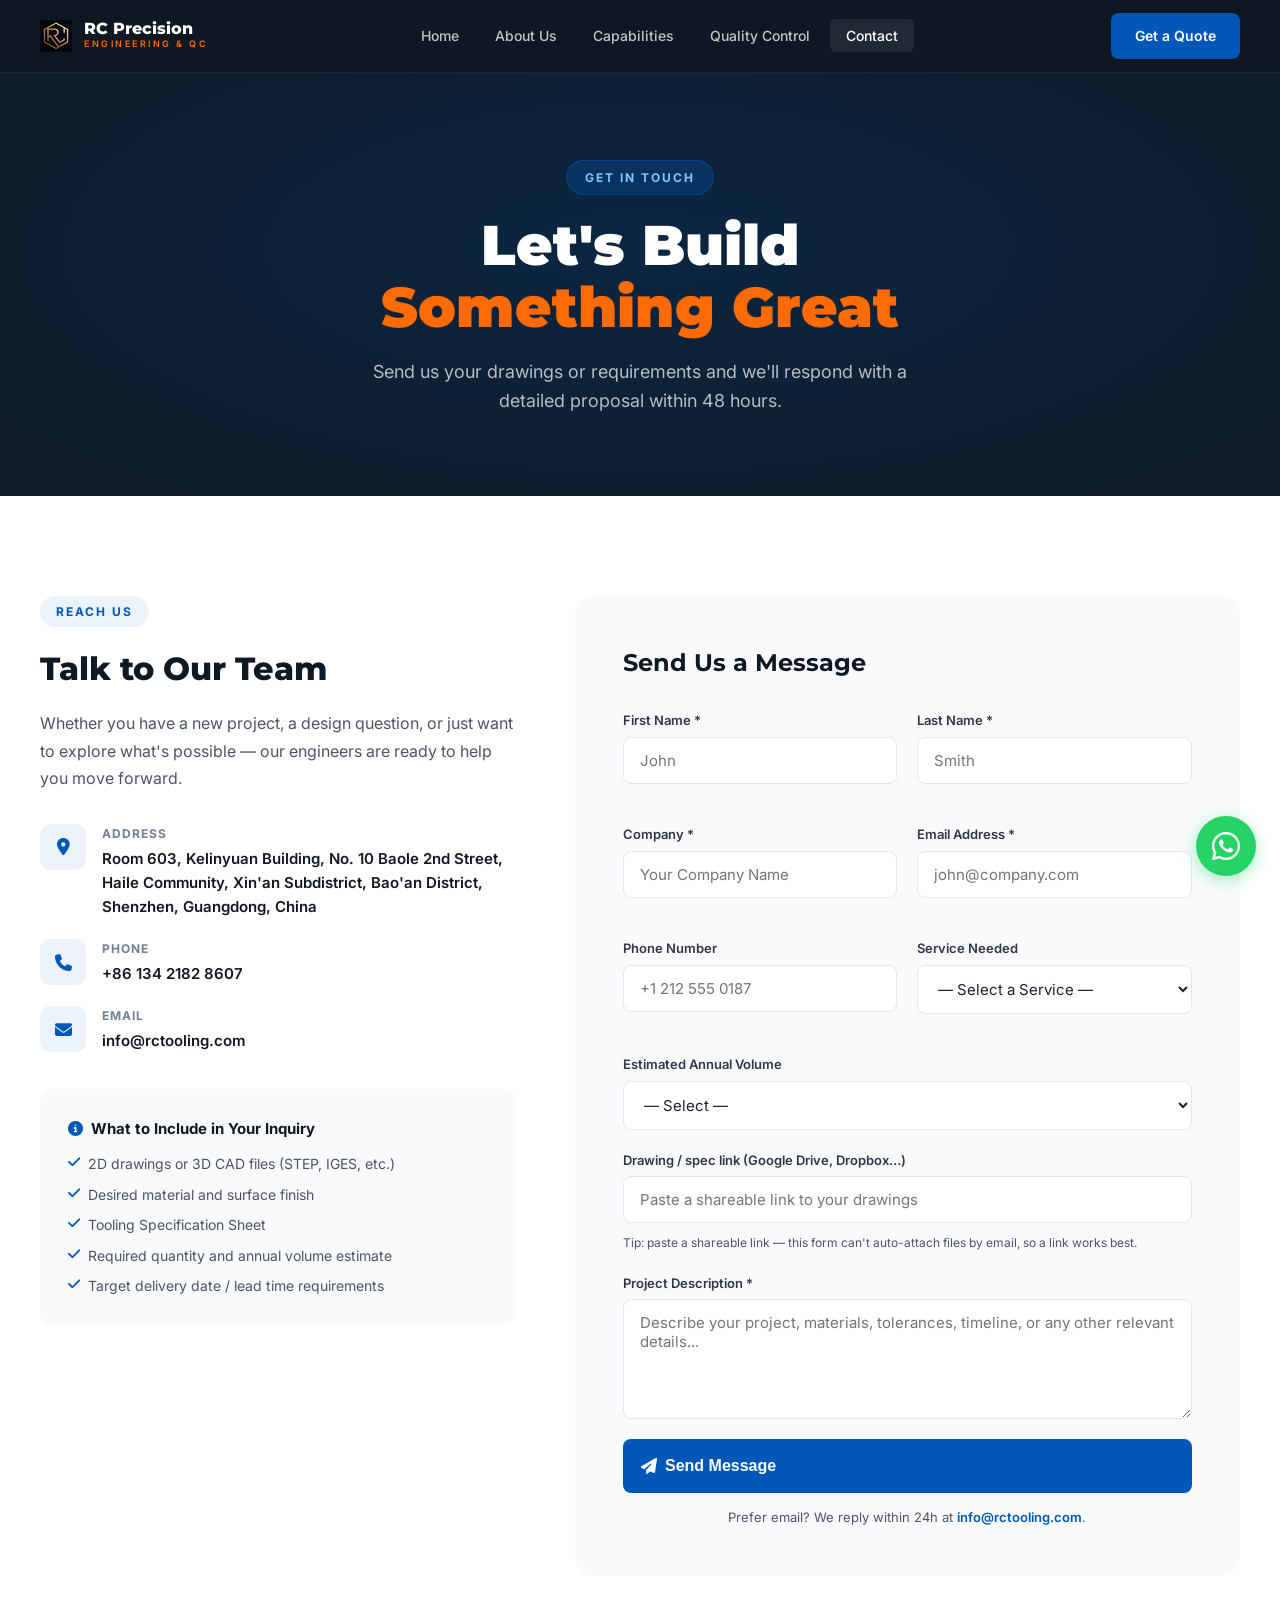
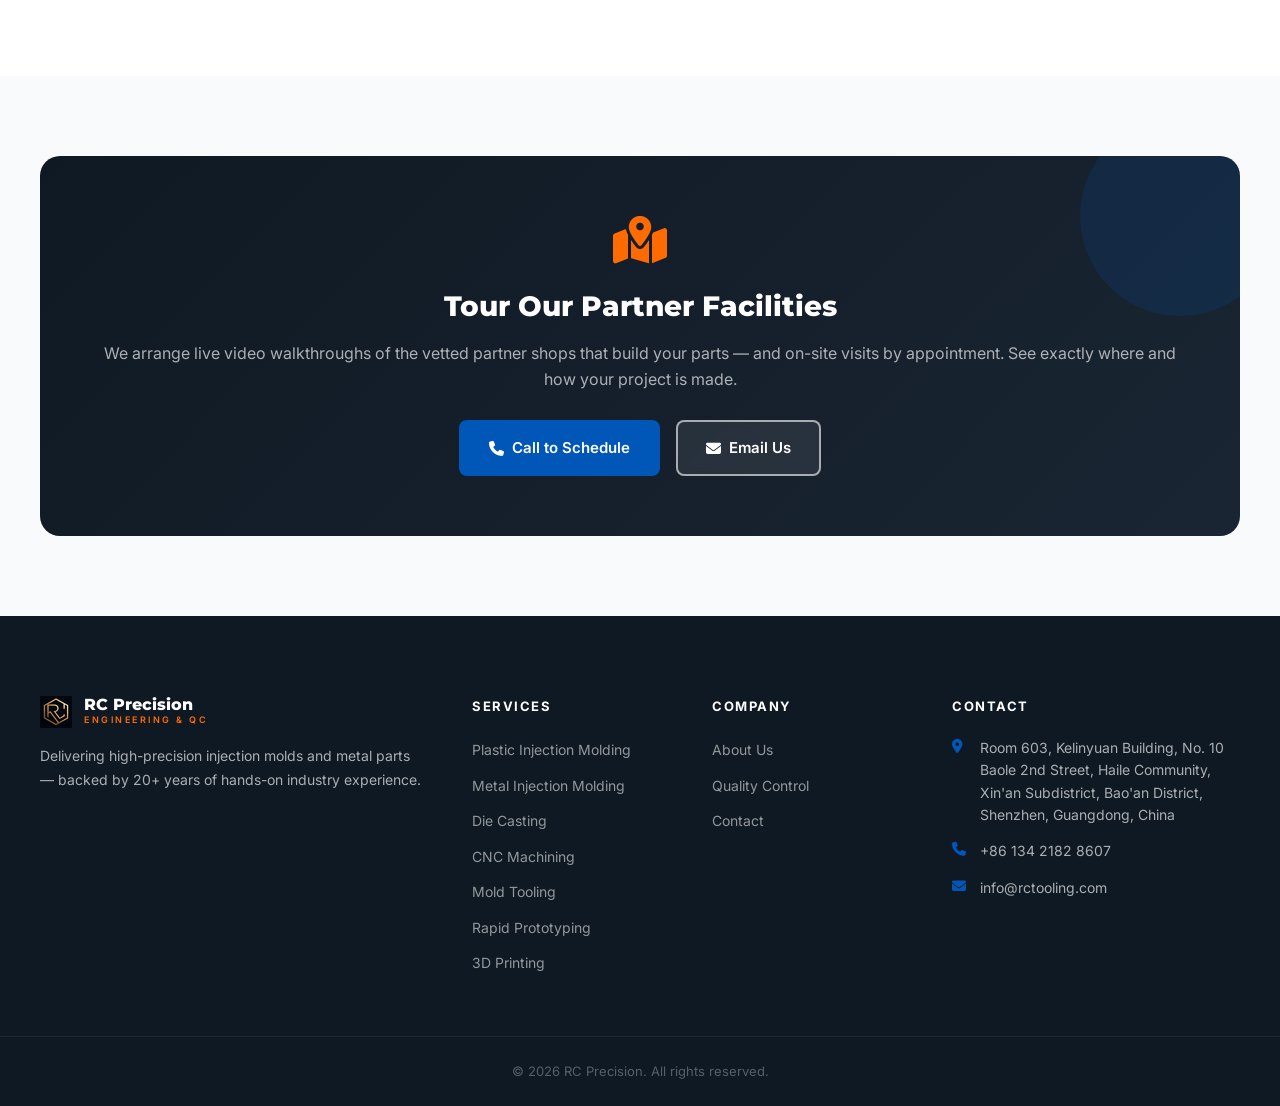
<file: contact.html>
<!DOCTYPE html>
<html lang="en" data-page-node-id="sLEhVuT7RboW35UAIX6CM3">
<head data-page-node-id="TLgZq8EnwZAzkxBr2xsvB2">
<meta charset="UTF-8" data-page-node-id="Q8gIBSqAuOxk7O6HutVN9P">
<meta name="viewport" content="width=device-width, initial-scale=1.0" data-page-node-id="hUODl31ZApq03yVZPm5kES">
<title>Contact Us | RC Precision</title>
<link rel="icon" type="image/png" sizes="32x32" href="images/logo-new-32.png">
<link rel="apple-touch-icon" href="images/logo-new-32.png">
<link rel="stylesheet" href="css/style.css" data-page-node-id="prPuqpAIH1aFm5wUJ4rFMZ">
<link href="https://fonts.googleapis.com/css2?family=Inter:wght@300;400;500;600;700;800&family=Montserrat:wght@700;800;900&display=swap" rel="stylesheet" data-page-node-id="2nYojNUUjP6BOAfdqtFW2g">
<link rel="stylesheet" href="https://cdnjs.cloudflare.com/ajax/libs/font-awesome/6.5.0/css/all.min.css" data-page-node-id="550nmG6uYKkIvSvd9zJ5w7">
<!-- Google Analytics (GA4) — Replace G-XXXXXXXXXX with your real Measurement ID after creating your GA property -->
<script async src="https://www.googletagmanager.com/gtag/js?id=G-XXXXXXXXXX"></script>
<script>
  window.dataLayer = window.dataLayer || [];
  function gtag(){dataLayer.push(arguments);}
  gtag('js', new Date());
  gtag('config', 'G-XXXXXXXXXX');
</script>
</head>
<body data-page-node-id="WFeBctbgLTEWuhYGN5hyXC">

<nav class="navbar" id="navbar" data-page-node-id="6RsNdbA0c3DD784JfOLLPV">
  <div class="container nav-container" data-page-node-id="Ej6GGX7scaCoNFsG7EtjM9">
    <div class="logo" data-page-node-id="arGMeVVNwvA8yaH5jEADkB">
      <img src="images/logo-new-32.png" alt="RC Precision" class="logo-img">
      <div class="logo-text" data-page-node-id="K0wJLvCRHu891iGDCREgGO"><span class="logo-main" data-page-node-id="HPm61MOCRUON4WsrHDlUNE">RC Precision</span><span class="logo-sub" data-page-node-id="JH2VmKJavVr2vj8WXtLbVg">ENGINEERING &amp; QC</span></div>
    </div>
    <ul class="nav-links" data-page-node-id="EbcOXsOTjLKBaKUqb1Z9cC">
      <li data-page-node-id="VMh0sigkwxDL0q8JZENVVk"><a href="index.html" data-page-node-id="RRKJZGxvRHqrCRZBUPOuBM">Home</a></li>
      <li data-page-node-id="gA9rIEv7AGRll03JI5si7B"><a href="about.html" data-page-node-id="LHuWNd8AggTDFA8KxRjnT3">About Us</a></li>
      <li data-page-node-id="oLOhcxFPZdSSjowQoeuEHl"><a href="capabilities.html" data-page-node-id="rb2JAp7lI3TAfopgq08FxB">Capabilities</a></li>
      <li data-page-node-id="I9376GjtFtIuzhD8WE7cZg"><a href="quality.html" data-page-node-id="olHIMSGA3uehzqMHF2V0Cx">Quality Control</a></li>
      <li data-page-node-id="oGDSQoKDf2snIrWrDR6Yrb"><a href="contact.html" class="active" data-page-node-id="ORVcq3l8DRRKyCHOkSxCjS">Contact</a></li>
    </ul>
    <a href="rfq.html" class="btn btn-primary nav-cta" data-page-node-id="xOIB6MibN65rDNo4QxmbpH">Get a Quote</a>
    <div class="hamburger" id="hamburger" data-page-node-id="lrgOWdvdBLZkEq3otdIwkM"><span data-page-node-id="f5OUQwQndZCJw933JFbDe8"></span><span data-page-node-id="IfV9ZCyy9XxL1NOEDhLBUR"></span><span data-page-node-id="4GVneV8IHsaipZJtZ8GdwJ"></span></div>
  </div>
</nav>

<section class="page-hero" data-page-node-id="AzCA19CsqlwYWVthmIEKEG">
  <div class="page-hero-content" data-page-node-id="zqQ04UNn6RuUVJLvY9di6S">
    <div class="page-hero-tag" data-page-node-id="cJGI9vB97p9lDk4pEIxJ5x">GET IN TOUCH</div>
    <h1 data-page-node-id="181ZrCpCzTQ00XwPJTQZkb">Let's Build<br data-page-node-id="R9BrDZEycpULU5efullmpm"><span style="color:var(--accent)" data-page-node-id="IHmcShYFo206ba3QuBZ2Is">Something Great</span></h1>
    <p data-page-node-id="jtvFHDAptMFE3pIQySYvfQ">Send us your drawings or requirements and we'll respond with a detailed proposal within 48 hours.</p>
  </div>
</section>

<section class="section" data-page-node-id="O7rkra9UQCMUxZm8CyjiFi">
  <div class="container" data-page-node-id="yoeuw59xqKLuq3kMi652W8">
    <div class="contact-wrap" data-page-node-id="QZOzAUAdKi5NSXm9X9bW45">
      <!-- Contact Info -->
      <div class="contact-info fade-in" data-page-node-id="YUYtmoerNNetXnsU7auWoc">
        <div class="section-tag" style="text-align:left" data-page-node-id="0q7DIE1CJwE1TDeIzT8v6m">REACH US</div>
        <h2 data-page-node-id="CJbBUdOger7Qcpv3ClYka2">Talk to Our Team</h2>
        <p data-page-node-id="bG590QnfIzDgAqWyPKgSg7">Whether you have a new project, a design question, or just want to explore what's possible — our engineers are ready to help you move forward.</p>
        <div class="contact-details" data-page-node-id="MdAcVoFT9JBmmmFUCbuVMa">
          <div class="contact-detail" data-page-node-id="iyGAr6kSOrPcySCnBlDYsA">
            <div class="cd-icon" data-page-node-id="29Hx1Dn5jc7ubvXF53UDj8"><i class="fas fa-map-marker-alt" data-page-node-id="yzAWKhdgmCwLScsj9GcBhW"></i></div>
            <div data-page-node-id="MWCnE6sXTvEE5GH1tkUvwu">
              <div class="cd-label" data-page-node-id="tZmYrMsQeyMXcMot6flygg">Address</div>
              <div class="cd-value" data-page-node-id="7HC2W6qcEGv98xT1O3YPHE">Room 603, Kelinyuan Building, No. 10 Baole 2nd Street, Haile Community, Xin'an Subdistrict, Bao'an District, Shenzhen, Guangdong, China</div>
            </div>
          </div>
          <div class="contact-detail" data-page-node-id="nqpaU8BumwiSYqFMagL1ww">
            <div class="cd-icon" data-page-node-id="KwnathGBkblLfS7PhLye92"><i class="fas fa-phone" data-page-node-id="YsJyu1GnEp5thLh0fhzTGc"></i></div>
            <div data-page-node-id="YWr2n2uP9xyGWZUFuCn4hZ">
              <div class="cd-label" data-page-node-id="8dDpsbV9fKfx7CClqrRrkN">Phone</div>
              <div class="cd-value" data-page-node-id="rSxBVcKRkfI6Ta16XENnIG">+86 134 2182 8607</div>
            </div>
          </div>
          <div class="contact-detail" data-page-node-id="E6X6qLYlrhycUGuDBe9e7a">
            <div class="cd-icon" data-page-node-id="fD5nab7K3nCItSsl3bNVEp"><i class="fas fa-envelope" data-page-node-id="2wjSDodiFJxLJFOeghI2fx"></i></div>
            <div data-page-node-id="nOHwtzl3Bv44plBr37tt8K">
              <div class="cd-label" data-page-node-id="b7AJeFR3Dlj3a3NfxBaJ01">Email</div>
              <div class="cd-value" data-page-node-id="XtvIK85rimGmjP2Z67FGH4">info@rctooling.com</div>
            </div>
          </div>
          
        </div>

        <div style="background:var(--bg); border-radius:var(--radius); padding:28px; margin-top:8px" data-page-node-id="B2MdH26GMjlGkHnnZGBLnB">
          <h4 style="font-size:15px; font-weight:700; color:var(--dark); margin-bottom:12px" data-page-node-id="tbmHbg1Lyxxwcvq3gl11DQ">
            <i class="fas fa-info-circle" style="color:var(--primary);margin-right:8px" data-page-node-id="cKd2Ftr94EbElM9RHnzfP0"></i>What to Include in Your Inquiry
          </h4>
          <ul style="display:flex;flex-direction:column;gap:8px" data-page-node-id="wiBsaAkMXyUUC7Ap8cIL1b">
            <li style="font-size:14px;color:var(--gray);display:flex;gap:8px" data-page-node-id="zjLWQgUA6Mq7AMHkIqkDRB"><i class="fas fa-check" style="color:var(--primary);margin-top:2px" data-page-node-id="FWBDmy4ps5IEVQTBVZGISA"></i><span data-page-node-id="hTOZ3dDHID8BlTDdPAMpBm">2D drawings or 3D CAD files (STEP, IGES, etc.)</span></li>
            <li style="font-size:14px;color:var(--gray);display:flex;gap:8px" data-page-node-id="ES5PRYGoxKmDf62dCYDb5u"><i class="fas fa-check" style="color:var(--primary);margin-top:2px" data-page-node-id="QqEfOFOFUQY6dGVBsjJ7hw"></i><span data-page-node-id="wXztBAb3eCaTe4GvF97g4x">Desired material and surface finish</span></li>
            <li style="font-size:14px;color:var(--gray);display:flex;gap:8px" data-page-node-id="nwurE38I2YKAcTJm3Qr3QP"><i class="fas fa-check" style="color:var(--primary);margin-top:2px" data-page-node-id="C8a60cx9cIUGythlvCzgx5"></i><span data-page-node-id="8dELqrE10AAct49MRapmwT">Tooling Specification Sheet</span></li>
            <li style="font-size:14px;color:var(--gray);display:flex;gap:8px" data-page-node-id="kVH1WcOBJrT50eqEadQB1h"><i class="fas fa-check" style="color:var(--primary);margin-top:2px" data-page-node-id="CjYHgt8WuGKArjY27CDmuW"></i><span data-page-node-id="6UXiQoAhD23SNnFarmoyAp">Required quantity and annual volume estimate</span></li>
            <li style="font-size:14px;color:var(--gray);display:flex;gap:8px" data-page-node-id="bjNNpCFQpcXS5HzHqaDYR1"><i class="fas fa-check" style="color:var(--primary);margin-top:2px" data-page-node-id="EVBbPD4rpIx9F27cUcdMBx"></i><span data-page-node-id="uS0o0bicdwGeIDRCey1GOr">Target delivery date / lead time requirements</span></li>
          </ul>
        </div>
      </div>

      <!-- Contact Form -->
      <div class="contact-form-wrap fade-in" data-page-node-id="yOA5HeRZ46ozbNcIvNQimu">
        <h3 data-page-node-id="shoZcEIrxG37sCNfVnNKeJ">Send Us a Message</h3>
                <iframe name="mc-hidden-contact" id="mc-hidden-contact" style="display:none" title="hidden"></iframe>
        <form id="contactForm" action="https://rctooling.us12.list-manage.com/subscribe/post?u=b80c1e5ee5bfab76ce8530bd2&amp;id=edbbfc57a6" method="POST" target="mc-hidden-contact" data-page-node-id="kOMITQrO6nEZvh8Os0LEzg">
          <!-- honeypot: bots fill this, humans never see it -->
          <input type="text" name="_gotcha" style="display:none" tabindex="-1" autocomplete="off" />
          <!-- Mailchimp direct-submit fields (same audience as free-DFM) -->
          <input type="hidden" name="FNAME" id="mc_fname" />
          <input type="hidden" name="LNAME" id="mc_lname" />
          <input type="hidden" name="EMAIL" id="mc_email" />
          <input type="hidden" name="COMPANY" id="mc_company" />
          <input type="hidden" name="BRIEF" id="mc_brief" />
          <div class="form-row" data-page-node-id="4UIVAebLSbWxTVAfoF538d">
            <div class="form-group" data-page-node-id="J3NUc3UIlnPH3WHX7ZZMa7">
              <label data-page-node-id="PJRENbS06y2Ncf5tm5Gss9">First Name *</label>
              <input type="text" id="cf_first" name="first" placeholder="John" required data-page-node-id="540iH1DCcJ6YjghcaAdZxR">
            </div>
            <div class="form-group" data-page-node-id="s48zwGkjqCBPI2f3eZamWT">
              <label data-page-node-id="dOCv4Ql0w8uV4UStzBch7D">Last Name *</label>
              <input type="text" id="cf_last" name="last" placeholder="Smith" required data-page-node-id="Xa61Qd9rEASenhCGY8RBJi">
            </div>
          </div>
          <div class="form-row" data-page-node-id="EY7G6tYTNpLUvvnbZlFoJX">
            <div class="form-group" data-page-node-id="cO4DObxQTHTpTUFeDG6VQK">
              <label data-page-node-id="GTJu9IATLDEv7dBWqOcny1">Company *</label>
              <input type="text" id="cf_company" name="company" placeholder="Your Company Name" required data-page-node-id="kHUci96Om9SDFgNP62EFW4">
            </div>
            <div class="form-group" data-page-node-id="WsotqcJLCCnux2NfAihSkg">
              <label data-page-node-id="dRk7G1e4VjiEoxL4ucc8My">Email Address *</label>
              <input type="email" id="cf_email" name="email" placeholder="john@company.com" required data-page-node-id="4us1fLHqwh0QpXxyEAY4j0">
            </div>
          </div>
          <div class="form-row" data-page-node-id="4rJAEhtBf2DEr1RNkXmUTh">
            <div class="form-group" data-page-node-id="G9mR9tVkj1GWiOeC2zV4D6">
              <label data-page-node-id="UUwYpr97rLcayAqH2G5wsD">Phone Number</label>
              <input type="tel" id="cf_phone" name="phone" placeholder="+1 212 555 0187" data-page-node-id="nDgdz9YHuj4bhVtwUxiAby">
            </div>
            <div class="form-group" data-page-node-id="toCtuJgSxHsqJVWLh7RqAs">
              <label data-page-node-id="mcrznC28KcN92Mbv4rU3ui">Service Needed</label>
              <select id="cf_service" name="service" data-page-node-id="bLowK9mBtChkc82fgEv4uM">
                <option value="" data-page-node-id="3TrdtAhj3mXscfBgOie5LN">— Select a Service —</option>
                <option data-page-node-id="gkmKz6rWp63oWcQnWTn99K">Plastic Injection Molding</option>
                <option data-page-node-id="jabROe9EeoxAIc36EnFVpQ">Metal Injection Molding</option>
                <option data-page-node-id="uZWHAiBRhS22Osqdhwu2rn">CNC Machining / Metal Parts</option>
                <option data-page-node-id="6irIpizC49YO2LYFRZZoXI">Mold Tooling</option>
                <option data-page-node-id="1GGOzeTwNDa6vaNlkSVdBL">Rapid Prototyping</option>
                <option data-page-node-id="a67PkCtDEBLQ35nG2ghxZd">3D Printing</option>
                <option data-page-node-id="3CHcWVUneM82A2zOzGp4IL">Product Development</option>
                <option>Scientific Molding</option>
                <option>Project Management</option>
                <option data-page-node-id="lCTPjkVEvLUs6e91V2rvXV">Other / Not Sure</option>
              </select>
            </div>
          </div>
          <div class="form-group" data-page-node-id="yotde8lQ82ASMBUThGAgR5">
            <label data-page-node-id="uueiWrIuzkq7LAyIc3tP6f">Estimated Annual Volume</label>
            <select id="cf_volume" name="volume" data-page-node-id="WvxDQol2F8mTx5zkm0y3kb">
              <option value="" data-page-node-id="7rWTsmACkaZkyoedLL8XCp">— Select —</option>
              <option data-page-node-id="rRSzLa23TFMkh2cuWMq1OE">Prototype / &lt; 100 pcs</option>
              <option data-page-node-id="uROHZG4L34jU02DGIGYeBO">100 – 1,000 pcs</option>
              <option data-page-node-id="dP9fLl2ooz6n30fC566Wgz">1,000 – 10,000 pcs</option>
              <option data-page-node-id="j0Ie7IU9z3r8aMHwMWbDKj">10,000 – 100,000 pcs</option>
              <option data-page-node-id="JhBVDg9JlBWmUznbZ5FL19">100,000 – 300,000 pcs</option>
              <option data-page-node-id="Wy9H4Ynuy58wewfjBTrTY2">300,000 – 500,000 pcs</option>
              <option data-page-node-id="rNwNFMxMc7DZyhtdXBK9eF">500,000+ pcs</option>
            </select>
          </div>
          <div class="form-group" data-page-node-id="ete6qhPcwi98iP1T0iE0A3">
            <label data-page-node-id="91GEZHLCooQYXREg3mR1Dy">Drawing / spec link (Google Drive, Dropbox…)</label>
            <input type="text" id="cf_link" name="link" placeholder="Paste a shareable link to your drawings" data-page-node-id="tMV9lNoxL0bGrE7KlQCtCn">
            <small style="color:var(--gray);font-size:12px;display:block;margin-top:4px" data-page-node-id="ECyep79LxYOdILYPOrKd1F">Tip: paste a shareable link — this form can't auto-attach files by email, so a link works best.</small>
          </div>
          <div class="form-group" data-page-node-id="gYaMDHfRA4yR71vz7UECu4">
            <label data-page-node-id="WqxDMRWr8lxFPJMzciDmwX">Project Description *</label>
            <textarea id="cf_message" name="message" placeholder="Describe your project, materials, tolerances, timeline, or any other relevant details..." required></textarea>
          </div>
          <button type="submit" class="btn btn-primary form-submit" data-page-node-id="L33cqqz97bQqyOzXVowJzC">
            <i class="fas fa-paper-plane" data-page-node-id="Zwl4S5WuUda52yItPUToyw"></i> Send Message
          </button>
          <p style="text-align:center;font-size:13px;color:var(--gray);margin-top:14px;" data-page-node-id="jnBg0zZhqA3qTSvspJlGj0">
            Prefer email? We reply within 24h at <a href="mailto:info@rctooling.com" style="color:var(--primary);font-weight:600;" data-page-node-id="FfRYSNZANO8wUVIMVyIZgb">info@rctooling.com</a>.
          </p>
        </form>
        <div id="cfSuccess" hidden style="text-align:center;padding:30px 10px;" data-page-node-id="Ah4GB8Ct6OVmqURpdxQCtP">
          <div style="font-size:40px;color:var(--primary);margin-bottom:12px;" data-page-node-id="RDYFrGb2wRtdkBL18ZiNFq">✓</div>
          <h3 style="color:var(--dark);margin:0 0 8px;" data-page-node-id="6tCuZeEDjAhDm4ObDk8DYz">Message sent!</h3>
          <p style="color:var(--gray);" data-page-node-id="fDCuNJsSi52uCB0IvcRYhj">Thanks for reaching out — your message has been received, and we'll get back to you within <strong>24 hours</strong>.</p>
          <p style="color:var(--gray);" data-page-node-id="ds0hxofUy0wHdrACCu8qQA">In a hurry? WhatsApp us at <strong data-page-node-id="mXmR40mUTSlkqURZlw2Jcs">+852 9650 3946</strong> or email <a href="mailto:info@rctooling.com" style="color:var(--primary);font-weight:600;" data-page-node-id="n23Q9chxMjtLmBkXBU9cdt">info@rctooling.com</a>.</p>
        </div>
      </div>
    </div>
  </div>
</section>

<!-- Map placeholder -->
<div style="background:var(--bg); padding:80px 0" data-page-node-id="dth2mX04q0uABS5OO02JlB">
  <div class="container" data-page-node-id="PNzwCf866qqMPSIP8lxx5I">
    <div style="background: linear-gradient(135deg, var(--dark) 0%, var(--dark2) 100%); border-radius:var(--radius-lg); padding:60px; text-align:center; color:white; position:relative; overflow:hidden" data-page-node-id="WpJcvJfRuOb869AHG9KNO6">
      <div style="position:absolute;top:-40px;right:-40px;width:200px;height:200px;background:rgba(0,87,184,.15);border-radius:50%" data-page-node-id="YWZzAdI6NUNNHx7uhtxTGD"></div>
      <i class="fas fa-map-marked-alt" style="font-size:48px;color:var(--accent);margin-bottom:20px;display:block" data-page-node-id="4hF2ClLCRs7ntyexyUx4W8"></i>
      <h3 style="font-family:var(--font-head);font-size:28px;font-weight:800;margin-bottom:12px" data-page-node-id="RKf2LxZ0gyx2GL9Cqhg7tR">Tour Our Partner Facilities</h3>
      <p style="color:rgba(255,255,255,.65);font-size:16px;margin-bottom:28px" data-page-node-id="ONw8pcwqEaF12SItAK2r3U">We arrange live video walkthroughs of the vetted partner shops that build your parts — and on-site visits by appointment. See exactly where and how your project is made.</p>
      <div style="display:flex;justify-content:center;gap:16px;flex-wrap:wrap" data-page-node-id="j5qrBVvQIP4zW7C8VqoDdj">
        <a href="tel:+8613421828607" class="btn btn-primary" data-page-node-id="wBy7yZVjYdIge7Gyy2mIdP"><i class="fas fa-phone" data-page-node-id="6q63urdET7wiIBrCMAxnN8"></i> Call to Schedule</a>
        <a href="mailto:info@rctooling.com" class="btn btn-outline" data-page-node-id="44esCiJRhzlnYEtMK86hFl"><i class="fas fa-envelope" data-page-node-id="oaOsth3L1THL7k41iNiPPz"></i> Email Us</a>
      </div>
    </div>
  </div>
</div>

<footer class="footer" data-page-node-id="MiRvXwaGM6CrwWGVc0kleH">
  <div class="container footer-grid" data-page-node-id="0qItVzNDXE4lUwS4Wj0NUq">
    <div class="footer-brand" data-page-node-id="0cuTadJNGnr1HUzlVuQqt8">
      <div class="logo footer-logo" data-page-node-id="DRZLSsPlFwmBAxoArflUls"><img src="images/logo-new-32.png" alt="RC Precision" class="logo-img"><div class="logo-text" data-page-node-id="6DHdxKzYkAps97EbBdrHZd"><span class="logo-main" data-page-node-id="z99aU7G8lxYT63IRYOISWY">RC Precision</span><span class="logo-sub" data-page-node-id="Hsdxxwy4tiBElOqfGgH41L">ENGINEERING &amp; QC</span></div></div>
      <p data-page-node-id="9eneusTiuFVwPNSX14RCBF">Delivering high-precision injection molds and metal parts — backed by 20+ years of hands-on industry experience.</p>
</div>
    <div class="footer-links" data-page-node-id="2tQLNbnsEphsfA0Cpid3qX"><h5 data-page-node-id="6j3EUA4WH8JplDI11Z2IdA">Services</h5><ul data-page-node-id="FzqDO3Gv5Hk96F8vzsHb9m"><li data-page-node-id="zcBBSPLCil8IX56yb3uF45"><a href="capabilities.html#injection" data-page-node-id="DOUsXDSlAu3R0xEsf0N75k">Plastic Injection Molding</a></li><li data-page-node-id="V6LytQGFzGX0UMJUfsEN6B"><a href="capabilities.html#mim" data-page-node-id="4IO2v5A119R6UPNPFzLnnH">Metal Injection Molding</a></li><li data-page-node-id="dieCastFooterLi"><a href="capabilities.html#die-casting" data-page-node-id="dieCastFooterLink">Die Casting</a></li><li data-page-node-id="Q4RPYCaUm5gEwSD22EhoTX"><a href="capabilities.html#cnc" data-page-node-id="STADC7MadQ2nAfWSgnITlJ">CNC Machining</a></li><li data-page-node-id="rMkw9syO7Jt6PoZKdZw3uS"><a href="capabilities.html#tooling" data-page-node-id="KExMwRryAYYQ0YCMN4HCDe">Mold Tooling</a></li><li data-page-node-id="ctqCkuYvChn0bh6JpXTWbu"><a href="capabilities.html#proto" data-page-node-id="715zToVg826odzuwQESRQW">Rapid Prototyping</a></li><li data-page-node-id="fKtWo5g6BIv6ZVfQmI57hd"><a href="capabilities.html#3dprint" data-page-node-id="BVVxT5X7uZunrwQTfBFPDk">3D Printing</a></li></ul></div>
    <div class="footer-links" data-page-node-id="c3nlkP1Ueyb4t2DSmBDBE5"><h5 data-page-node-id="rT928HEEA4CbL7qEE4jKXs">Company</h5><ul data-page-node-id="aLwqpjBXDBHHbjOFrfmYec"><li data-page-node-id="VLFbCILS806W2DUCOACKom"><a href="about.html" data-page-node-id="l2KNY0eo3kzbvUdy95E7C2">About Us</a></li><li data-page-node-id="mmsn9NdFzpUMQEESRMTWc2"><a href="quality.html" data-page-node-id="s5mHWsALLoOfYAAkx2hmcp">Quality Control</a></li><li data-page-node-id="zD4AJAqgJkTpivPkqbvymI"><a href="contact.html" data-page-node-id="UBFnjBjTZfsI2LGFyWn7uz">Contact</a></li></ul></div>
    <div class="footer-contact" data-page-node-id="H7cp4SZCJ5qtdezcvfJVPJ"><h5 data-page-node-id="DMEqaaGrysvRQ7Sir4cP3v">Contact</h5><div class="contact-item" data-page-node-id="AI1y9YHGR8jPHNEOWnZVpq"><i class="fas fa-map-marker-alt" data-page-node-id="nAyKwMqPvkX3LYokRPzaTn"></i><span data-page-node-id="SUZwvaHx3yUUJxCLntEfaO">Room 603, Kelinyuan Building, No. 10 Baole 2nd Street, Haile Community, Xin'an Subdistrict, Bao'an District, Shenzhen, Guangdong, China</span></div><div class="contact-item" data-page-node-id="dIvbrTgkZPCKw9rVsLdseb"><i class="fas fa-phone" data-page-node-id="TZ15np3LrS8RftSxA4Veuw"></i><span data-page-node-id="f9JNk8XLFTvljAC4hjlNsw">+86 134 2182 8607</span></div><div class="contact-item" data-page-node-id="ErL17CFj9WS4gReU8hbeR7"><i class="fas fa-envelope" data-page-node-id="ifdhKWvHHAKfaIXPWjtXr4"></i><span data-page-node-id="xyWkllVxLcQt2ozHq9qsm7">info@rctooling.com</span></div></div>
  </div>
  <div class="footer-bottom" data-page-node-id="PJjqmzPLNrz2ClVUME2fjv"><div class="container" data-page-node-id="rqwXtddXyssYagLQVdunsZ"><span data-page-node-id="zmxuGgWP5HiMwxW1kxRKFQ">© 2026 RC Precision. All rights reserved.</span></div></div>
</footer>
<!-- WhatsApp Floating Button -->
<a href="https://wa.me/85296503946?text=Hello%2C%20I%27m%20interested%20in%20your%20manufacturing%20services%20and%20would%20like%20to%20discuss%20a%20project." target="_blank" rel="noopener" class="whatsapp-float" aria-label="Chat on WhatsApp" data-page-node-id="G1NfPLyURKEsmbKYS68BO9">
  <i class="fab fa-whatsapp" data-page-node-id="8I1Z8e5iCrqhh6chVKajWY"></i>
</a>
<script src="js/main.js"></script>

<script>
(function(){
  // Mailchimp direct submit (same audience as the free-DFM form).
  var form = document.getElementById('contactForm');
  if(!form) return;
  form.addEventListener('submit', function(e){
    e.preventDefault();
    var hp = form.querySelector('[name=_gotcha]');
    if(hp && hp.value){ return; } // honeypot: silently drop bots
    if(!form.checkValidity()){ form.reportValidity(); return; }
    var g = function(id){ var el=document.getElementById(id); return el?el.value.trim():''; };
    var first=g('cf_first'), last=g('cf_last'), company=g('cf_company'),
        email=g('cf_email'), phone=g('cf_phone'), service=g('cf_service'),
        volume=g('cf_volume'), link=g('cf_link'), message=g('cf_message');
    var brief = ('Service: ' + (service||'?') + ' | Volume: ' + (volume||'?') + ' | Phone: ' + (phone||'-') + (link ? ' | Drawings: ' + link : '') + ' | ' + (message||'')).slice(0,250);
    var setMC = function(id,v){ var el=document.getElementById(id); if(el){ el.value=v; } };
    setMC('mc_fname', first);
    setMC('mc_lname', last);
    setMC('mc_email', email);
    setMC('mc_company', company);
    setMC('mc_brief', brief);
    form.submit(); // native POST to hidden iframe
    form.style.display = 'none';
    var ok = document.getElementById('cfSuccess');
    if(ok){ ok.hidden = false; }
    if(window.gtag){ gtag('event','generate_lead',{ event_category:'Contact', event_label:'mailchimp' }); }
  });
})();
</script>
</body>
</html>
</file>
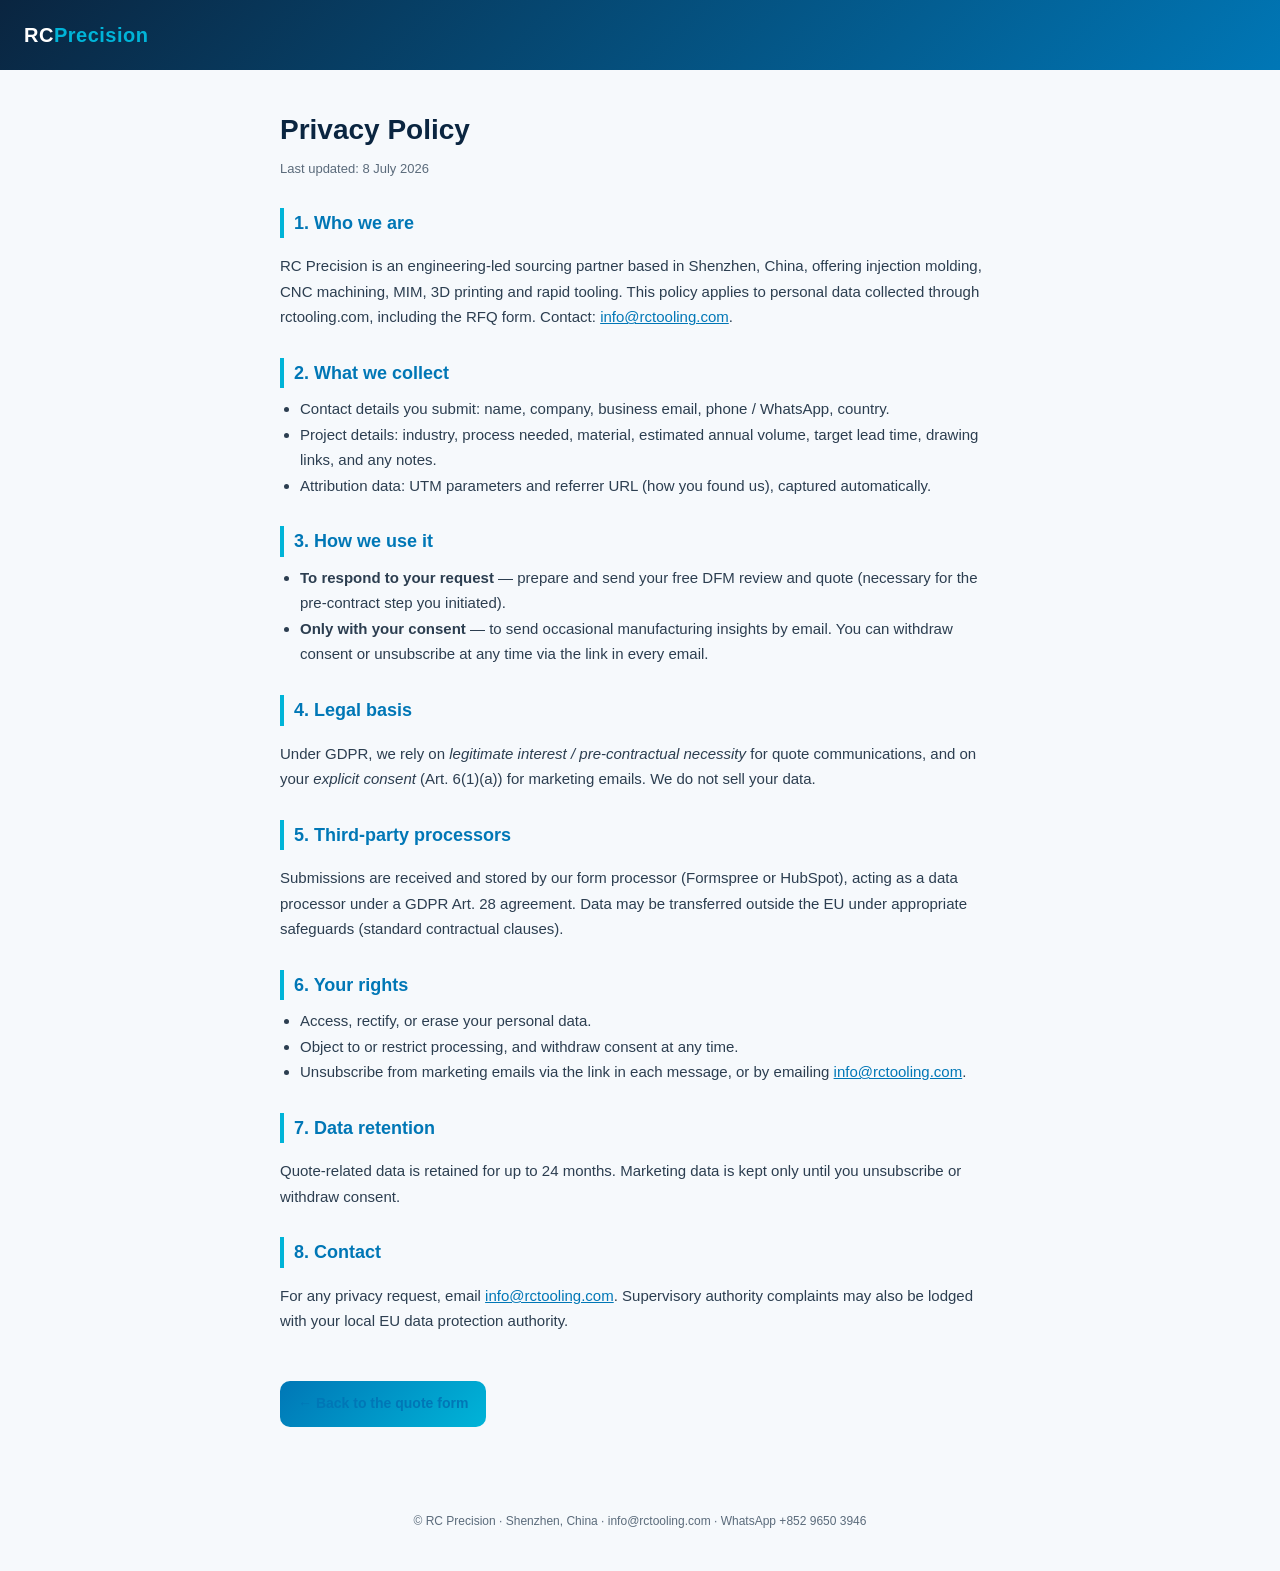
<file: privacy.html>
<!DOCTYPE html>
<html lang="en" data-page-node-id="Nw66FObcJm58eIa8wPOElu">
<head data-page-node-id="B35CU3AHVBOFdfcTGYRqrt">
<meta charset="UTF-8" data-page-node-id="akfP7gKaqL0PgqYcjsZKhk" />
<meta name="viewport" content="width=device-width, initial-scale=1.0" data-page-node-id="k2gpWHIOY5K7BAlRjApQA9" />
<title>Privacy Policy — RC Precision</title>
<link rel="icon" type="image/png" sizes="32x32" href="images/logo-new-32.png" data-page-node-id="VOdTRJtllwSfE5Exn6c37E">
<link rel="apple-touch-icon" href="images/logo-new-32.png" data-page-node-id="6Cd8Dz22mKtHv5uIC8zP2b">
<style>
  :root{
    --ocean-deep:#0a2540;
    --ocean-mid:#0077b6;
    --ocean-bright:#00b4d8;
    --ink:#1a2b3c;
    --muted:#5b6b7b;
    --line:#e3eaf0;
  }
  *{box-sizing:border-box;}
  body{
    margin:0;
    font-family:-apple-system,BlinkMacSystemFont,"Segoe UI",Roboto,Helvetica,Arial,sans-serif;
    color:var(--ink);
    background:#f6f9fc;
    line-height:1.7;
  }
  header.site{
    background:linear-gradient(135deg,var(--ocean-deep),var(--ocean-mid));
    color:#fff;
    padding:18px 24px;
    display:flex;
    align-items:center;
    gap:12px;
  }
  header.site .logo{font-weight:800;letter-spacing:.5px;font-size:20px;}
  header.site .logo span{color:var(--ocean-bright);}
  main.legal{
    max-width:760px;
    margin:36px auto;
    padding:0 20px 48px;
  }
  main.legal h1{color:var(--ocean-deep);font-size:28px;margin:0 0 4px;}
  main.legal .updated{color:var(--muted);font-size:13px;margin:0 0 28px;}
  main.legal h2{
    color:var(--ocean-mid);
    font-size:18px;
    margin:28px 0 8px;
    border-left:4px solid var(--ocean-bright);
    padding-left:10px;
  }
  main.legal p,main.legal li{font-size:15px;color:#2c3e50;}
  main.legal ul{padding-left:20px;margin:8px 0;}
  main.legal a{color:var(--ocean-mid);}
  .back{
    display:inline-block;
    margin-top:32px;
    background:linear-gradient(135deg,var(--ocean-mid),var(--ocean-bright));
    color:#fff;
    text-decoration:none;
    padding:11px 18px;
    border-radius:10px;
    font-weight:600;
    font-size:14px;
  }
  footer.note{text-align:center;color:var(--muted);font-size:12px;padding:0 20px 40px;}
</style>
</head>
<body data-page-node-id="OyBrDfK4FuQ4VhUPkqDylU">
<header class="site" data-page-node-id="ct44IZh9kJcNzBU1Y5Pn0A">
  <div class="logo" data-page-node-id="draxY9sWpgO591yQ9ZN8VA">RC<span data-page-node-id="UVVAskBT8Hz938A4naPW13">Precision</span></div>
</header>

<main class="legal" data-page-node-id="1ahYJxoZGG4dsPWYGWZ1qq">
  <h1 data-page-node-id="vz24HU4YhynrApUpzuMG5b">Privacy Policy</h1>
  <p class="updated" data-page-node-id="xTli0FT3bqJo4irHzpv8oB">Last updated: 8 July 2026</p>

  <h2 data-page-node-id="LbaQTWTGYm4BBL27MHk21t">1. Who we are</h2>
  <p data-page-node-id="uqBXm0HOCvm6o7BoTepDLC">RC Precision is an engineering-led sourcing partner based in Shenzhen, China, offering injection molding, CNC machining, MIM, 3D printing and rapid tooling. This policy applies to personal data collected through rctooling.com, including the RFQ form. Contact: <a href="mailto:info@rctooling.com" data-page-node-id="sdQO7oGJjn3bUz9KhFq8gT">info@rctooling.com</a>.</p>

  <h2 data-page-node-id="kcq3stQECJdsBZUeHwnCXY">2. What we collect</h2>
  <ul data-page-node-id="9MrYSuT4YMBunYH647S6LH">
    <li data-page-node-id="Hbc8qv13R1lKo82CWUO4Oi">Contact details you submit: name, company, business email, phone / WhatsApp, country.</li>
    <li data-page-node-id="MNaSaT997LfaeUwjtBdT9U">Project details: industry, process needed, material, estimated annual volume, target lead time, drawing links, and any notes.</li>
    <li data-page-node-id="LI3keKH5Z9SAQhdVLmmBg1">Attribution data: UTM parameters and referrer URL (how you found us), captured automatically.</li>
  </ul>

  <h2 data-page-node-id="lWpCHv67uAJse4Xxz0zY4a">3. How we use it</h2>
  <ul data-page-node-id="UQAVI21ih59cMtMbETszq4">
    <li data-page-node-id="dCZdYsmrdde4t9uoFmvxnE"><strong data-page-node-id="CDk0QQ3NUzDJWr1q4F6uDo">To respond to your request</strong> — prepare and send your free DFM review and quote (necessary for the pre-contract step you initiated).</li>
    <li data-page-node-id="MxCg4W1eMDhEETKLy06y6O"><strong data-page-node-id="p0nqZAAfSdgHhwUBLz9Ofl">Only with your consent</strong> — to send occasional manufacturing insights by email. You can withdraw consent or unsubscribe at any time via the link in every email.</li>
  </ul>

  <h2 data-page-node-id="CWeTrHckXh6kMBW5KjP0QC">4. Legal basis</h2>
  <p data-page-node-id="CK5AjL3LFJ2roEZKnFBIlj">Under GDPR, we rely on <em data-page-node-id="kLXwyWHTI12JbZo2jxzcRy">legitimate interest / pre-contractual necessity</em> for quote communications, and on your <em data-page-node-id="v4dBCqo0dZWbuwV2YuJRP3">explicit consent</em> (Art. 6(1)(a)) for marketing emails. We do not sell your data.</p>

  <h2 data-page-node-id="0TClpasVB5oaK2JZVQnuFv">5. Third-party processors</h2>
  <p data-page-node-id="ratwBs3PFqZWY9HHyDUICw">Submissions are received and stored by our form processor (Formspree or HubSpot), acting as a data processor under a GDPR Art. 28 agreement. Data may be transferred outside the EU under appropriate safeguards (standard contractual clauses).</p>

  <h2 data-page-node-id="6PH32CjndEFtYugNhEp6P4">6. Your rights</h2>
  <ul data-page-node-id="UBYZUfQe0f4mn5uqQp51Ck">
    <li data-page-node-id="HpVUFcGiHsRAeQlYSFKOnu">Access, rectify, or erase your personal data.</li>
    <li data-page-node-id="oKDmIi5bZVltuFxkVF3LdL">Object to or restrict processing, and withdraw consent at any time.</li>
    <li data-page-node-id="sHMtnJoQbSsbuzdKzTPZoZ">Unsubscribe from marketing emails via the link in each message, or by emailing <a href="mailto:info@rctooling.com" data-page-node-id="S1ru54Bkt0GQvWsEVOmD3w">info@rctooling.com</a>.</li>
  </ul>

  <h2 data-page-node-id="Z22XC0ik2h1TCwXltjqp8b">7. Data retention</h2>
  <p data-page-node-id="yytuTraoFIhUYi5KQlC560">Quote-related data is retained for up to 24 months. Marketing data is kept only until you unsubscribe or withdraw consent.</p>

  <h2 data-page-node-id="cZ66xB7eagJGnVBYLE3yBr">8. Contact</h2>
  <p data-page-node-id="w6HdTRkUJ7BiWg9w86ShaL">For any privacy request, email <a href="mailto:info@rctooling.com" data-page-node-id="WfGJouSkz8NOgn2JhL16BH">info@rctooling.com</a>. Supervisory authority complaints may also be lodged with your local EU data protection authority.</p>

  <a class="back" href="rfq.html" data-page-node-id="LkyEX4NE7tDUXS41mZ3Sn4">← Back to the quote form</a>
</main>

<footer class="note" data-page-node-id="oMDY6uexbYVqrSavRGwi0y">© RC Precision · Shenzhen, China · info@rctooling.com · WhatsApp +852 9650 3946</footer>
</body>
</html>
</file>
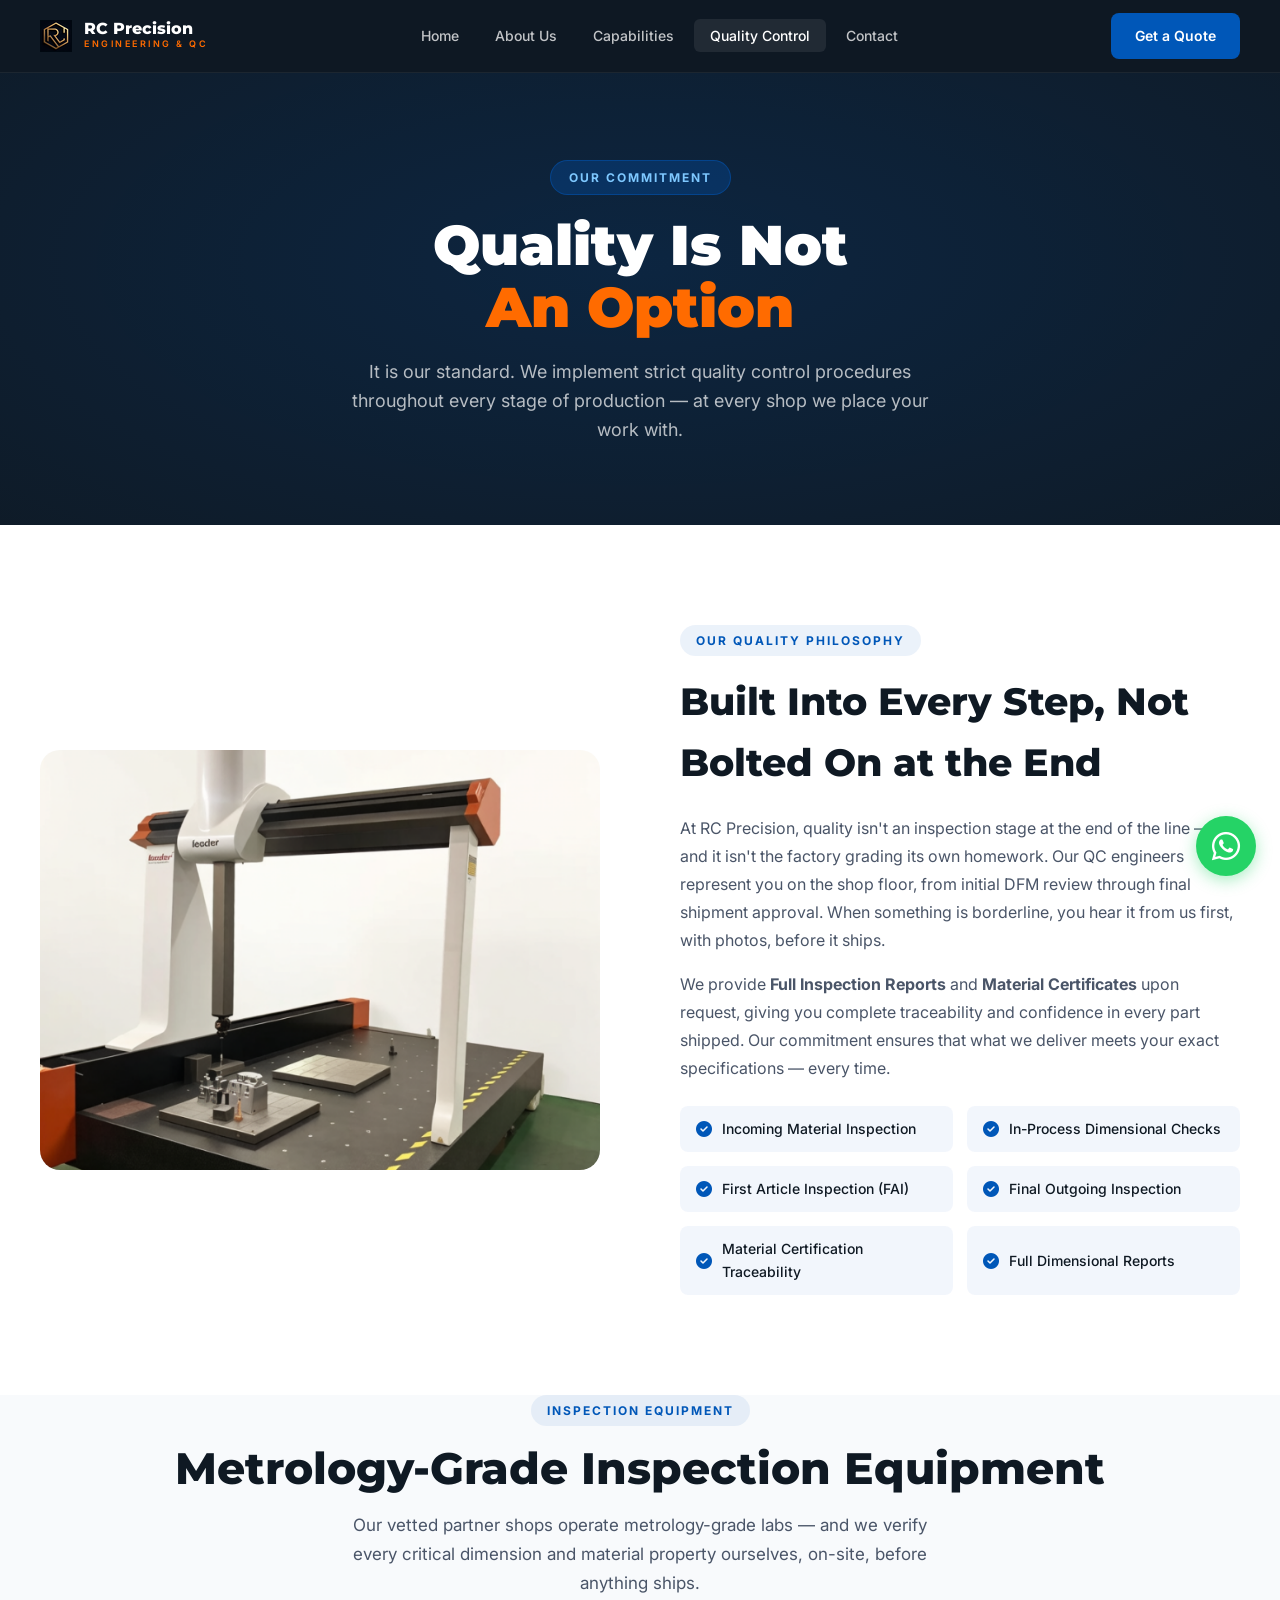
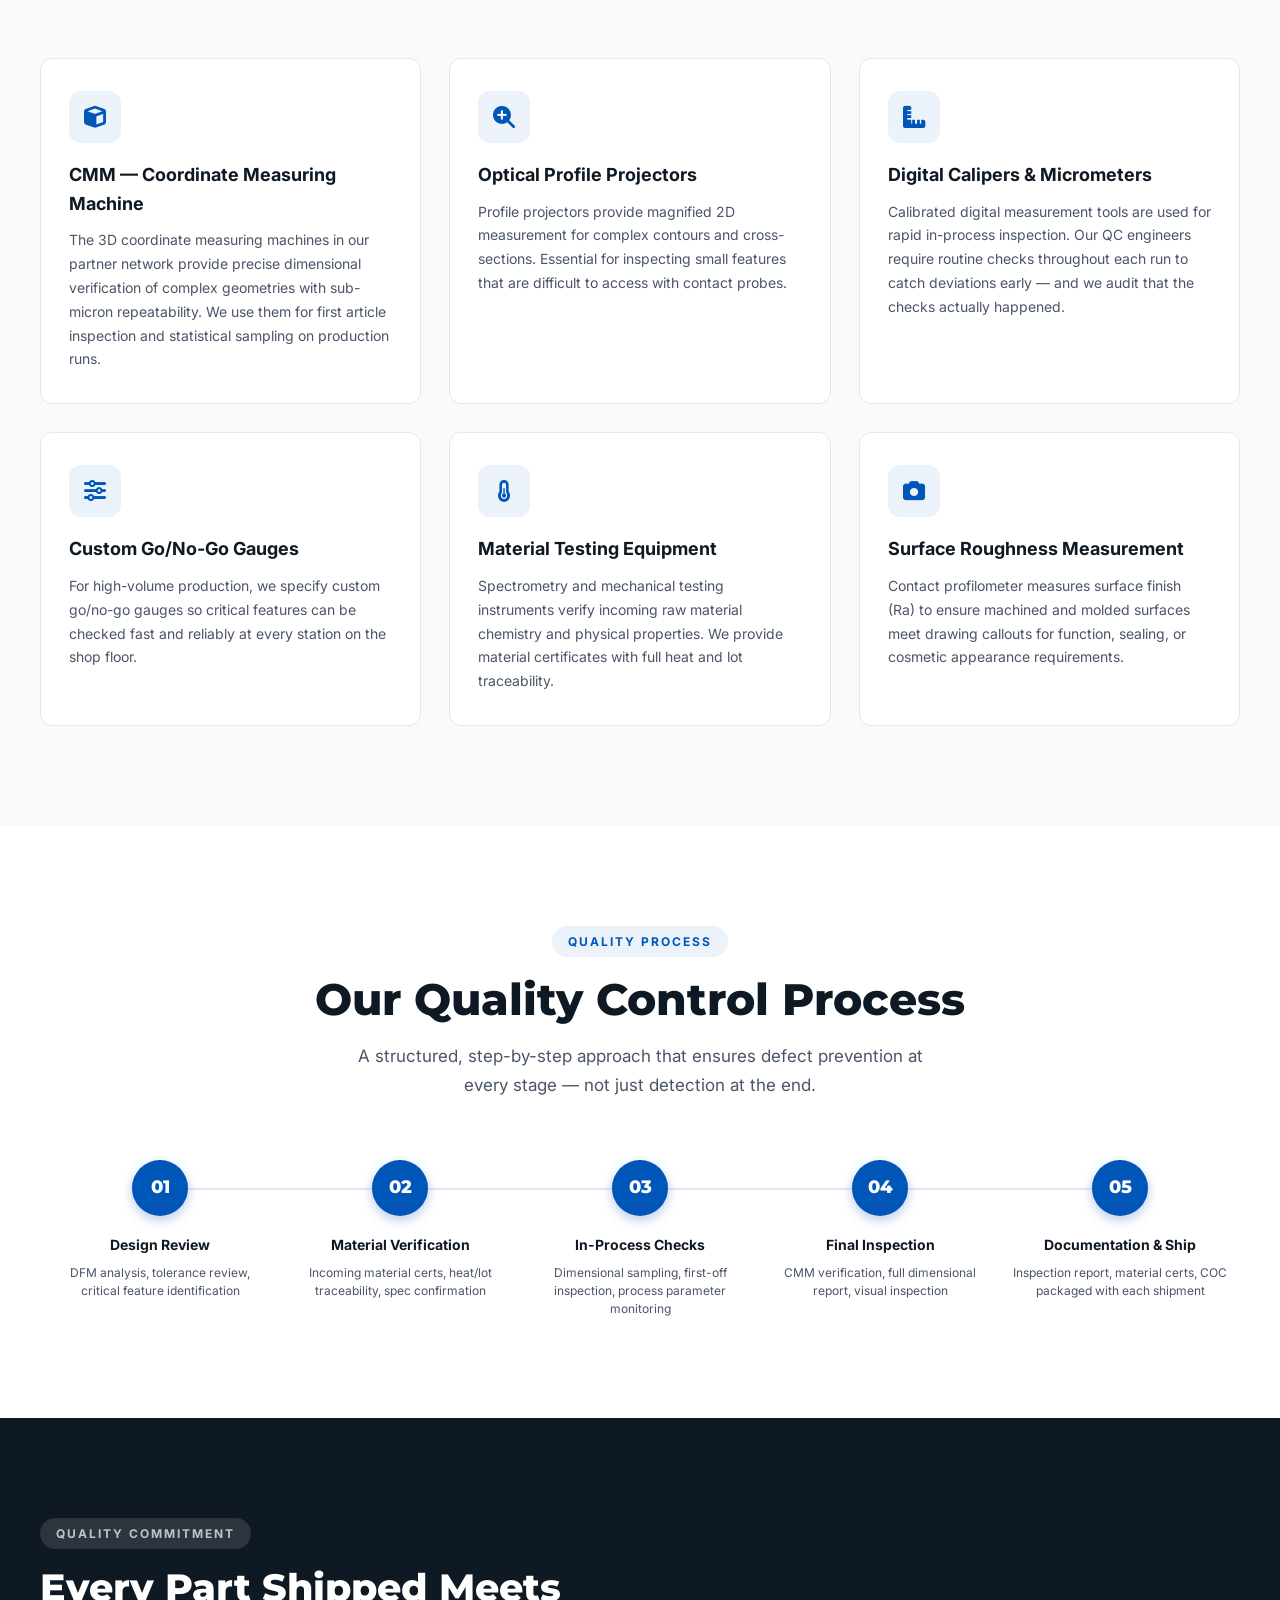
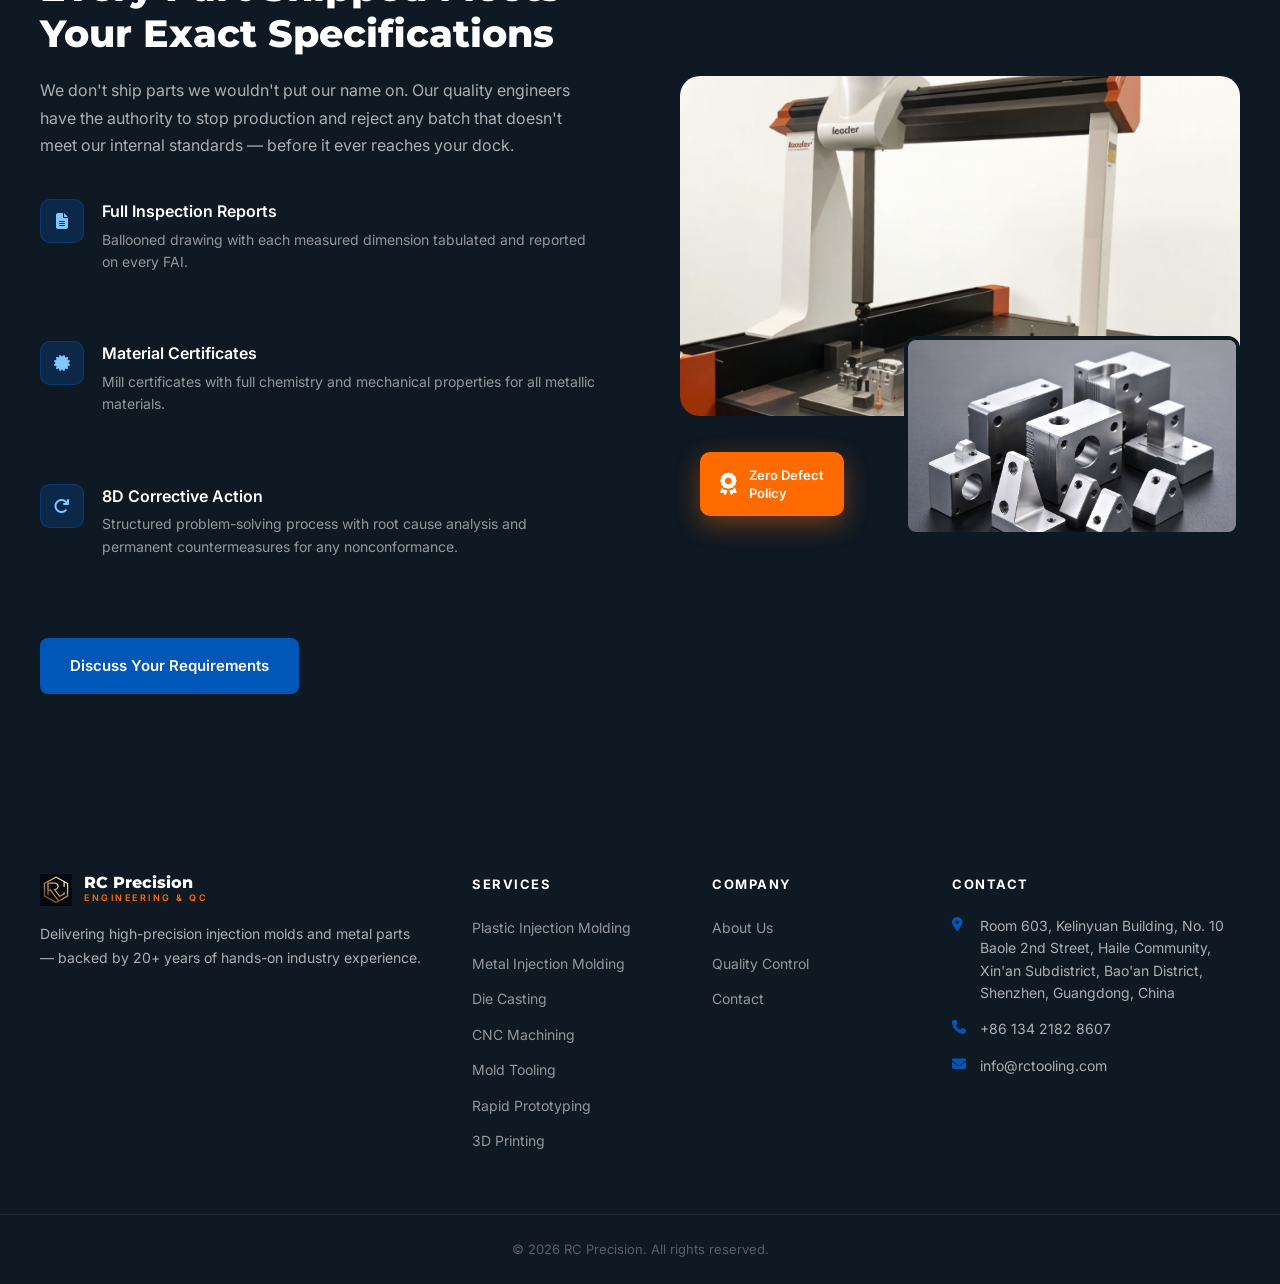
<file: quality.html>
<!DOCTYPE html>
<html lang="en" data-page-node-id="strluwTBxiPZlWmu7dICGo">
<head data-page-node-id="XIKWXiNWfXwyoSrQbBZKex">
<meta charset="UTF-8" data-page-node-id="3fdljRXt3qMIP0dCwy49HD">
<meta name="viewport" content="width=device-width, initial-scale=1.0" data-page-node-id="12VbMVMo79ihfik5c7HIcX">
<title>Quality Control | RC Precision</title>
<link rel="icon" type="image/png" sizes="32x32" href="images/logo-new-32.png">
<link rel="apple-touch-icon" href="images/logo-new-32.png">
<link rel="stylesheet" href="css/style.css" data-page-node-id="0MUPEufZGfcmEGSXBTWZqo">
<link href="https://fonts.googleapis.com/css2?family=Inter:wght@300;400;500;600;700;800&family=Montserrat:wght@700;800;900&display=swap" rel="stylesheet" data-page-node-id="GfNO9NlABhew3gMrrrhOvH">
<link rel="stylesheet" href="https://cdnjs.cloudflare.com/ajax/libs/font-awesome/6.5.0/css/all.min.css" data-page-node-id="yDnDmu3GqVmsLY607IBGMS">
<!-- Google Analytics (GA4) — Replace G-XXXXXXXXXX with your real Measurement ID after creating your GA property -->
<script async src="https://www.googletagmanager.com/gtag/js?id=G-XXXXXXXXXX"></script>
<script>
  window.dataLayer = window.dataLayer || [];
  function gtag(){dataLayer.push(arguments);}
  gtag('js', new Date());
  gtag('config', 'G-XXXXXXXXXX');
</script>
</head>
<body data-page-node-id="1Ldv7HLe4EKZUDE68VUoum">

<nav class="navbar" id="navbar" data-page-node-id="IZNkPfXhm0cDhCcYdTGyua">
  <div class="container nav-container" data-page-node-id="KCqzLFHzdGms8JwLid6H07">
    <div class="logo" data-page-node-id="fMlvsIiHWQQ9FA1IfQW7bz">
      <img src="images/logo-new-32.png" alt="RC Precision" class="logo-img">
      <div class="logo-text" data-page-node-id="v2C7I2iP5CQGMQaxhgTIe1"><span class="logo-main" data-page-node-id="c4uPWOT5Gf6y12sEXWqFWw">RC Precision</span><span class="logo-sub" data-page-node-id="GBwklTpkXVlJmojrbccYEl">ENGINEERING &amp; QC</span></div>
    </div>
    <ul class="nav-links" data-page-node-id="u85tW4QAfnamkH4alcG0iN">
      <li data-page-node-id="IVcJV0MvrZCDdjonWklsUF"><a href="index.html" data-page-node-id="texvr8LHv3f6QA2eghP5Ha">Home</a></li>
      <li data-page-node-id="HsyQoiGAx39OxOqbJFDEaX"><a href="about.html" data-page-node-id="y9EWjNNnORQTQOxSrtBWSD">About Us</a></li>
      <li data-page-node-id="GpbKhg0zxefrGsw2Fjnog5"><a href="capabilities.html" data-page-node-id="eTnXewxDYXgHoDuNTwBVuI">Capabilities</a></li>
      <li data-page-node-id="ltrgTud0WTZ5ZCuSdY4nMn"><a href="quality.html" class="active" data-page-node-id="JQCYaq4RlcOYHQriRKvdlc">Quality Control</a></li>
      <li data-page-node-id="F26E39mDHIC8KkvgLwf2QX"><a href="contact.html" data-page-node-id="SAdifRIu5tdwXIrgV0fBFv">Contact</a></li>
    </ul>
    <a href="rfq.html" class="btn btn-primary nav-cta" data-page-node-id="TSieC2jN49l4lQLT4aB0Jx">Get a Quote</a>
    <div class="hamburger" id="hamburger" data-page-node-id="cH50WiuMfn8fnZ3i1VG1KA"><span data-page-node-id="iZ7ZpCoZt42xQGDFiqa8YR"></span><span data-page-node-id="89tJsTrchHvGoKkCplUkQF"></span><span data-page-node-id="kJ93hKDUEtGCyWkYCseKa1"></span></div>
  </div>
</nav>

<section class="page-hero" data-page-node-id="8jIJEVNPggjslzUuRwBYLc">
  <div class="page-hero-content" data-page-node-id="RMretwUWGvw8GNYLKbSWTq">
    <div class="page-hero-tag" data-page-node-id="1LeEft5Qr7fQfJCsAUadUs">OUR COMMITMENT</div>
    <h1 data-page-node-id="EIuzuCJSrdnv99vkpkj6mh">Quality Is Not<br data-page-node-id="ZSFCCE1vW2AzUIoHZw7uXH"><span style="color:var(--accent)" data-page-node-id="xtr2FxUFSW3HIbbhUG0EIz">An Option</span></h1>
    <p data-page-node-id="I9jusgaJtygx6hKFmwgM7H">It is our standard. We implement strict quality control procedures throughout every stage of production — at every shop we place your work with.</p>
  </div>
</section>

<!-- Quality Intro -->
<section class="section" data-page-node-id="AkzFZA00NOv8EyIUF5geYB">
  <div class="container" data-page-node-id="Dsye9NPn166hOYcdQiHOoM">
    <div class="quality-intro" data-page-node-id="s3h4kukAJr0wL9ivUlMjFo">
      <div class="quality-img fade-in" data-page-node-id="SqKy4IBADHAfCh6qQJmLNL">
        <img src="images/Precision_metal_parts_manufact_2026-06-09T11-37-59.png" alt="Quality Control Inspection" data-page-node-id="LUaQMQ3CcaWHKkcVoR4fXt">
      </div>
      <div class="fade-in" data-page-node-id="W7fEyh7ZYMyz7EnYLHYzpH">
        <div class="quality-text" data-page-node-id="RKRPwJWLa4ShXC0KuqIRwW">
          <div class="section-tag" style="text-align:left" data-page-node-id="fo5eK7P1peDEoGJ1rGoTHW">OUR QUALITY PHILOSOPHY</div>
          <h2 data-page-node-id="xb9LR90Q5I6cmUPYxQoN1A">Built Into Every Step, Not Bolted On at the End</h2>
          <p data-page-node-id="fHjagUFcbMtaergShTCRKx">At RC Precision, quality isn't an inspection stage at the end of the line — and it isn't the factory grading its own homework. Our QC engineers represent you on the shop floor, from initial DFM review through final shipment approval. When something is borderline, you hear it from us first, with photos, before it ships.</p>
          <p data-page-node-id="cuUnEhLtna0wHag6aOH7QB">We provide <strong data-page-node-id="ozpB2wjNnQc7bUV1b7iBX8">Full Inspection Reports</strong> and <strong data-page-node-id="0QmXYcQJzte6hcW39L3ktB">Material Certificates</strong> upon request, giving you complete traceability and confidence in every part shipped. Our commitment ensures that what we deliver meets your exact specifications — every time.</p>
          <div class="quality-checks" data-page-node-id="shUB0JlB9Ln4Rv03sCsELN">
            <div class="q-check" data-page-node-id="L3igzxfVzOXFdSQqv29Bsm"><i class="fas fa-check-circle" data-page-node-id="ICfvh410LY2qfawUlPpgw6"></i><span data-page-node-id="DuvDAhvBmbNd6Nz6hUP95i">Incoming Material Inspection</span></div>
            <div class="q-check" data-page-node-id="AonL2dS2rGD1g84HJibDwK"><i class="fas fa-check-circle" data-page-node-id="MHg2RnOxhHsmrfwm3bBqAy"></i><span data-page-node-id="AAS6YrzZT9cM4mdTEBT3Hi">In-Process Dimensional Checks</span></div>
            <div class="q-check" data-page-node-id="ct7bBQY59GBZXuD3r00VZJ"><i class="fas fa-check-circle" data-page-node-id="YAGUm04bH76GLrA4HcFNHY"></i><span data-page-node-id="sdFTTQMuFz4qktjWKtpPqH">First Article Inspection (FAI)</span></div>
            <div class="q-check" data-page-node-id="HaS6CjFFjVhEAIsExFLsJJ"><i class="fas fa-check-circle" data-page-node-id="m7K6Gyqb8JrnlbWACEtQoS"></i><span data-page-node-id="LzxF52J6qnIgdHJAwW1BXS">Final Outgoing Inspection</span></div>
            <div class="q-check" data-page-node-id="lHHwTf4DOClYUAUVuoJpiZ"><i class="fas fa-check-circle" data-page-node-id="28Dhfp3i6V8dlapwsSt1b1"></i><span data-page-node-id="HCe4ykSKP3BQxrswcJ2dnr">Material Certification Traceability</span></div>
            <div class="q-check" data-page-node-id="Mvuc2kdYFHvFRRSYFiRCXO"><i class="fas fa-check-circle" data-page-node-id="PD8XVCLsDVPbi4mSCDLz10"></i><span data-page-node-id="BenCyLeOj5DqtWWGRf3gjm">Full Dimensional Reports</span></div>
          </div>
        </div>
      </div>
    </div>
  </div>
</section>

<!-- Equipment -->
<section class="section" style="background:var(--bg);padding-top:0;padding-bottom:100px" data-page-node-id="VvcJG5abqAmzsq8r0e4l2g">
  <div class="container" data-page-node-id="YTF05IJsna5xK3BnPRR1X2">
    <div class="section-header" data-page-node-id="c7TgboREZJrHtPx482K2v7">
      <div class="section-tag" data-page-node-id="dGi3Hlp5ERCzljD92QKpF1">INSPECTION EQUIPMENT</div>
      <h2 class="section-title" data-page-node-id="IZmkuvcSAP4mBuWHmTd47B">Metrology-Grade Inspection Equipment</h2>
      <p class="section-desc" data-page-node-id="JdncsxyFEcCJHcq8mjTcTS">Our vetted partner shops operate metrology-grade labs — and we verify every critical dimension and material property ourselves, on-site, before anything ships.</p>
    </div>
    <div class="equipment-grid" data-page-node-id="xMAY1YnLGWF6smscU3KQ6c">
      <div class="equip-card fade-in" data-page-node-id="aRjelzEdMfKQJqTPV7eKYR">
        <div class="equip-icon" data-page-node-id="AiltTFLCB66uBJWKFHVdlC"><i class="fas fa-cube" data-page-node-id="aauLX9oxKGmwgZL9nPnabQ"></i></div>
        <h3 data-page-node-id="5iQSJcxmsIOmV5tHSMpksF">CMM — Coordinate Measuring Machine</h3>
        <p data-page-node-id="PdDyGuGgEVgk1WVf54jljC">The 3D coordinate measuring machines in our partner network provide precise dimensional verification of complex geometries with sub-micron repeatability. We use them for first article inspection and statistical sampling on production runs.</p>
      </div>
      <div class="equip-card fade-in" data-page-node-id="A3pCxDGnZyE9ql5AnAnKCj">
        <div class="equip-icon" data-page-node-id="HDvf0tBLUP18KHhHsGdpha"><i class="fas fa-search-plus" data-page-node-id="tpFwpcuuGOQi60QInnPKCc"></i></div>
        <h3 data-page-node-id="H8vTALg6bKR7o6OoLWX3fk">Optical Profile Projectors</h3>
        <p data-page-node-id="abdDQgcqAqDcttOHjMgUeY">Profile projectors provide magnified 2D measurement for complex contours and cross-sections. Essential for inspecting small features that are difficult to access with contact probes.</p>
      </div>
      <div class="equip-card fade-in" data-page-node-id="jC330xzUAFqSXnnfbHwRzB">
        <div class="equip-icon" data-page-node-id="2G9d7ewWe3uunOA8OgkuCk"><i class="fas fa-ruler-combined" data-page-node-id="BRCWSZDt2MBGxv5AXgovqt"></i></div>
        <h3 data-page-node-id="fnGIXpHv85VwQwertMKODz">Digital Calipers & Micrometers</h3>
        <p data-page-node-id="7QAiOag9AdM8hiCHcMTN5p">Calibrated digital measurement tools are used for rapid in-process inspection. Our QC engineers require routine checks throughout each run to catch deviations early — and we audit that the checks actually happened.</p>
      </div>
      <div class="equip-card fade-in" data-page-node-id="BCFXq9lmwQryWdNMEebjdc">
        <div class="equip-icon" data-page-node-id="vqePF2jpyz0bUqrLLOKvxp"><i class="fas fa-sliders-h" data-page-node-id="pifBmBL1JaPCMYEBz21Vwu"></i></div>
        <h3 data-page-node-id="9cWWxHkmyCmNg3EDDapG6L">Custom Go/No-Go Gauges</h3>
        <p data-page-node-id="8av7CIZAJgnqk8M8sfAb6q">For high-volume production, we specify custom go/no-go gauges so critical features can be checked fast and reliably at every station on the shop floor.</p>
      </div>
      <div class="equip-card fade-in" data-page-node-id="euhmwJCY5EwDxv3XWKVsjK">
        <div class="equip-icon" data-page-node-id="JQwetFHRGFuwVsrkxNhY6o"><i class="fas fa-thermometer-half" data-page-node-id="1thGtbgS070dAJWucg5jro"></i></div>
        <h3 data-page-node-id="Skj958VtB30oc924d1NESi">Material Testing Equipment</h3>
        <p data-page-node-id="rOwAtZto98j1LFHYGQRJBP">Spectrometry and mechanical testing instruments verify incoming raw material chemistry and physical properties. We provide material certificates with full heat and lot traceability.</p>
      </div>
      <div class="equip-card fade-in" data-page-node-id="4fhfaTdyp40zcHkdH9ogyd">
        <div class="equip-icon" data-page-node-id="pkEOnAYdRH9pMTpGDVtAGk"><i class="fas fa-camera" data-page-node-id="xddH2NVvlFGlTnzMMKid4j"></i></div>
        <h3 data-page-node-id="ZAhFGAzHfJPdAx5G7giXZJ">Surface Roughness Measurement</h3>
        <p data-page-node-id="dACz9h7Ncx5yVIl1qvcQ4O">Contact profilometer measures surface finish (Ra) to ensure machined and molded surfaces meet drawing callouts for function, sealing, or cosmetic appearance requirements.</p>
      </div>
    </div>
  </div>
</section>

<!-- Process Steps -->
<section class="section" data-page-node-id="RKpJo4D3PfJcFqvmavQWcW">
  <div class="container" data-page-node-id="3KYSBriEtcKJAxO1y0AyAZ">
    <div class="section-header" data-page-node-id="8HzvsjDtJvj1VGwdfOs7WW">
      <div class="section-tag" data-page-node-id="YBTrbKZvLhatwbyTYMYBlM">QUALITY PROCESS</div>
      <h2 class="section-title" data-page-node-id="Eij32AexQPUaA0lPa03wXi">Our Quality Control Process</h2>
      <p class="section-desc" data-page-node-id="CKTLLSaCB0JwyPr5tWK0Sl">A structured, step-by-step approach that ensures defect prevention at every stage — not just detection at the end.</p>
    </div>
    <div class="process-steps" data-page-node-id="G7BaVHccgvuzm2HGim3Qde">
      <div class="process-step fade-in" data-page-node-id="At2urC3D2EygP6Ry4sRSJX">
        <div class="step-num" data-page-node-id="VErq8OUeK0kcSx6IGUrjJ0">01</div>
        <h4 data-page-node-id="KOzHjmEZGi1aOgYOiPAaBY">Design Review</h4>
        <p data-page-node-id="lCWowm8gd41BELPIHypSJb">DFM analysis, tolerance review, critical feature identification</p>
      </div>
      <div class="process-step fade-in" data-page-node-id="96BS7t6gRrXIBBlapN8kmJ">
        <div class="step-num" data-page-node-id="UhDSDdw8tyyuSURaMTaNxs">02</div>
        <h4 data-page-node-id="qQg3lCAYFuZEUUwivO3iXp">Material Verification</h4>
        <p data-page-node-id="0iVGMfOAco0n0ISW8iKL0a">Incoming material certs, heat/lot traceability, spec confirmation</p>
      </div>
      <div class="process-step fade-in" data-page-node-id="YhdHhUGUVw5q0OdekKIQoU">
        <div class="step-num" data-page-node-id="lbFbfld2wQIgbMt2IMCi2K">03</div>
        <h4 data-page-node-id="iTsn4GyDDoNiu74m6ffEO1">In-Process Checks</h4>
        <p data-page-node-id="UTgzIKJ4l9UjQrCgHzk8Di">Dimensional sampling, first-off inspection, process parameter monitoring</p>
      </div>
      <div class="process-step fade-in" data-page-node-id="0gsakzmfeZ4KjSJ1YnzlOU">
        <div class="step-num" data-page-node-id="zsHPXuO09eipRCEeLw8DMA">04</div>
        <h4 data-page-node-id="FsalhBUUSb2AOyfA5lo71Y">Final Inspection</h4>
        <p data-page-node-id="qDdpvOGKv5UxcA1f5HTyAF">CMM verification, full dimensional report, visual inspection</p>
      </div>
      <div class="process-step fade-in" data-page-node-id="AH5EsCw7xtqv9C2LdE96fG">
        <div class="step-num" data-page-node-id="IkVxvLJGXLRoelSJAGyGKq">05</div>
        <h4 data-page-node-id="rqwdcGlYW2DAmGpa79iZ70">Documentation & Ship</h4>
        <p data-page-node-id="wriRgiiwAoky72dYw1xCKc">Inspection report, material certs, COC packaged with each shipment</p>
      </div>
    </div>
  </div>
</section>

<!-- Quality Commitment Banner -->
<section class="section dark-section" data-page-node-id="hlOhueGkNTNRbvla0M4GWE">
  <div class="container" data-page-node-id="IgiyoMA9HqbTQF5C7kH20p">
    <div class="why-us-inner" data-page-node-id="K8wFU0HpRv21SwTwMlMFDG">
      <div class="why-us-left" data-page-node-id="p65Bd7fblf9w5noAMj3qAa">
        <div class="section-tag light" data-page-node-id="IJW9wJLZQn5I04tnZe9Nqw">QUALITY COMMITMENT</div>
        <h2 data-page-node-id="dTL71jAJyKaPPvfLafmPED">Every Part Shipped Meets Your Exact Specifications</h2>
        <p data-page-node-id="8LfxBikmedLAMT12NA6vjA">We don't ship parts we wouldn't put our name on. Our quality engineers have the authority to stop production and reject any batch that doesn't meet our internal standards — before it ever reaches your dock.</p>
        <div class="why-features" data-page-node-id="KaFCmmXjlMDBiOlWrvoG92">
          <div class="why-feature" data-page-node-id="35cD8GHVbNUgPx53ABeU1G">
            <div class="why-icon" data-page-node-id="hTP7DW3x1rGoQAZYkFCHNf"><i class="fas fa-file-alt" data-page-node-id="9xb7iGgIkZcovIu6G5eBFL"></i></div>
            <div data-page-node-id="jsJwCnb67HKdtEjhZwdFB7">
              <h4 data-page-node-id="U6q0CZ9sn4UYSLDAfPgXVQ">Full Inspection Reports</h4>
              <p data-page-node-id="F13SE5bGDVreSJLokuvoyA">Ballooned drawing with each measured dimension tabulated and reported on every FAI.</p>
            </div>
          </div>
          <div class="why-feature" data-page-node-id="GGNCa3ujEJUFv6eHDuMJ4h">
            <div class="why-icon" data-page-node-id="BuzzLACyxjgoYFAOJm6D6I"><i class="fas fa-certificate" data-page-node-id="ojGqDOfMBZFXHGSaXRmzhh"></i></div>
            <div data-page-node-id="jSB2xRaHNhjUKDZktBmh7v">
              <h4 data-page-node-id="m6GSv9h85HWmoKDHmul2Fc">Material Certificates</h4>
              <p data-page-node-id="w5U1c45gBsVCB7wCziaX8R">Mill certificates with full chemistry and mechanical properties for all metallic materials.</p>
            </div>
          </div>
          <div class="why-feature" data-page-node-id="kmzJhyhNR5il1gTLJvL48k">
            <div class="why-icon" data-page-node-id="iKfhbHvPvIRR6f9FAqC5nT"><i class="fas fa-redo" data-page-node-id="mmn9J7mFpEkDoEDeURztWN"></i></div>
            <div data-page-node-id="S0kSokGLIKwNfOnYSdt9mM">
              <h4 data-page-node-id="cVP174IQwkXxtz90Y4wK92">8D Corrective Action</h4>
              <p data-page-node-id="3BJa1PFJlDKaCZwMi38w1O">Structured problem-solving process with root cause analysis and permanent countermeasures for any nonconformance.</p>
            </div>
          </div>
        </div>
        <a href="contact.html" class="btn btn-primary" data-page-node-id="cmvBit12EG8Hju5LpXMqAZ">Discuss Your Requirements</a>
      </div>
      <div class="why-us-right" data-page-node-id="vjf2DpnSPOZkfAxTJ2gHcV">
        <div class="why-img-grid" data-page-node-id="7xSv0eImBynKrP3bEgG5Fy">
          <img src="images/Precision_metal_parts_manufact_2026-06-09T11-37-59.png" alt="Quality Inspection" class="why-img-main" data-page-node-id="CHDjDEd1c5KtQ5uborMYgB">
          <img src="images/Precision_aluminum_CNC_machine_2026-06-09T11-38-29.png" alt="Precision Parts" class="why-img-small" data-page-node-id="EGbEsDMbmKsOVm3HTb41ww">
          <div class="why-badge" data-page-node-id="QptHb4xcv7uxFmVfupqDEm">
            <i class="fas fa-award" data-page-node-id="EPrA5XAM8Fcg0XvEGtgOLS"></i>
            <span data-page-node-id="5qfJdREtzjcXA3oe7C1OLd">Zero Defect<br data-page-node-id="SJhp4aAoDZhzu0dMCgdAWr">Policy</span>
          </div>
        </div>
      </div>
    </div>
  </div>
</section>

<footer class="footer" data-page-node-id="cOsCWTL6GSW1P4MXeBqam6">
  <div class="container footer-grid" data-page-node-id="tkC4CKDJDZmmcmiPKT0P9C">
    <div class="footer-brand" data-page-node-id="r0sIzN1WEOihMhb9lL5KAJ">
      <div class="logo footer-logo" data-page-node-id="6XU51hHWMjjPanFpfAXd3i"><img src="images/logo-new-32.png" alt="RC Precision" class="logo-img"><div class="logo-text" data-page-node-id="3oHIDGOnfdqMJWLe6hwWVW"><span class="logo-main" data-page-node-id="qSe07E4yO3nd6zhR8Tp9EU">RC Precision</span><span class="logo-sub" data-page-node-id="UI21H5NT3IBz4n8Bw8cUpw">ENGINEERING &amp; QC</span></div></div>
      <p data-page-node-id="pa2IOgcQJNozIMbzQdIvh9">Delivering high-precision injection molds and metal parts — backed by 20+ years of hands-on industry experience.</p>
</div>
    <div class="footer-links" data-page-node-id="gN4lImtVV83diZgiSx4V5D"><h5 data-page-node-id="2msx91oSi2LOkVz0PBJA2X">Services</h5><ul data-page-node-id="a8geVNjEfA2owaXg2Pz5p0"><li data-page-node-id="lf6REcZ98FLeBuZEiYofrn"><a href="capabilities.html#injection" data-page-node-id="WGQncZcLObo4BVbaQrSr7t">Plastic Injection Molding</a></li><li data-page-node-id="SKLYDcDgxHJwcThejSOw2U"><a href="capabilities.html#mim" data-page-node-id="0gUWHp34vYwaNHEzckNrkS">Metal Injection Molding</a></li><li data-page-node-id="dieCastFooterLi"><a href="capabilities.html#die-casting" data-page-node-id="dieCastFooterLink">Die Casting</a></li><li data-page-node-id="mYRR6KhdlM1hU3H0lXKyc9"><a href="capabilities.html#cnc" data-page-node-id="smE9B4TVowMB3krEDBiEee">CNC Machining</a></li><li data-page-node-id="JO2JBuzjlOjdFHNWmtUGss"><a href="capabilities.html#tooling" data-page-node-id="8JuZSoNz8loMJKKkFfMniK">Mold Tooling</a></li><li data-page-node-id="8U6SpZ0xXslpwTwOUArRrz"><a href="capabilities.html#proto" data-page-node-id="40r1B9noJjHZ4eYAqIGB2D">Rapid Prototyping</a></li><li data-page-node-id="9qr27O6yHiiu879UTaIzxO"><a href="capabilities.html#3dprint" data-page-node-id="dY21buifrljwyO4soZK55C">3D Printing</a></li></ul></div>
    <div class="footer-links" data-page-node-id="AmWEd3KLFK22xDXTLXWBAs"><h5 data-page-node-id="ROTR7wYuKbgqmDZpDtO4u2">Company</h5><ul data-page-node-id="GChDPJDC9gWTW8OgyCvG2r"><li data-page-node-id="PI88Z1A78w4hJgUgzdWAtb"><a href="about.html" data-page-node-id="hl8Xr1hnHariQ8b5H5auyj">About Us</a></li><li data-page-node-id="Zk2cmCc3apkou22G83LFR4"><a href="quality.html" data-page-node-id="ewVmwtzJAOEqPeWCBGWrOF">Quality Control</a></li><li data-page-node-id="ctEw6sPhoBgcSAdxJcslMl"><a href="contact.html" data-page-node-id="9vt67T0KPgd816figPJiVV">Contact</a></li></ul></div>
    <div class="footer-contact" data-page-node-id="fasI90wOEflYbTCJAvdJQH"><h5 data-page-node-id="W9k3DjdT2cfqOwBOTTwJrP">Contact</h5><div class="contact-item" data-page-node-id="7Wm73t8bw4M7niNQduxObC"><i class="fas fa-map-marker-alt" data-page-node-id="gT5S5IvwTkrMg8E1dLCbrp"></i><span data-page-node-id="XP16gk7nCWFAuB4GRf8P9K">Room 603, Kelinyuan Building, No. 10 Baole 2nd Street, Haile Community, Xin'an Subdistrict, Bao'an District, Shenzhen, Guangdong, China</span></div><div class="contact-item" data-page-node-id="4opkl61WZAtn9ZaFNX7yST"><i class="fas fa-phone" data-page-node-id="9ppD9n7aaELTqWyrTDXDta"></i><span data-page-node-id="oyfI9JTXuottaCeT60C4RC">+86 134 2182 8607</span></div><div class="contact-item" data-page-node-id="VAMXyJkWNS0mzBkkSLjP4D"><i class="fas fa-envelope" data-page-node-id="IgaYFmdFOhYXs6NwYUbvyE"></i><span data-page-node-id="q5RkDiylBpCbsAT9NUuCsW">info@rctooling.com</span></div></div>
  </div>
  <div class="footer-bottom" data-page-node-id="b3kcdnNcxzZ5gMBF4iqnff"><div class="container" data-page-node-id="n9GBIidFcSzjMmAtiA5xAq"><span data-page-node-id="EYn7iGWXBnVBdU5IS0AHVb">© 2026 RC Precision. All rights reserved.</span></div></div>
</footer>
<!-- WhatsApp Floating Button -->
<a href="https://wa.me/85296503946?text=Hello%2C%20I%27m%20interested%20in%20your%20manufacturing%20services%20and%20would%20like%20to%20discuss%20a%20project." target="_blank" rel="noopener" class="whatsapp-float" aria-label="Chat on WhatsApp" data-page-node-id="VX69ufGYyAhyb7tNRCz8LB">
  <i class="fab fa-whatsapp" data-page-node-id="O8VsafTSTC6n488OaIvee2"></i>
</a>
<script src="js/main.js"></script>
</body>
</html>
</file>
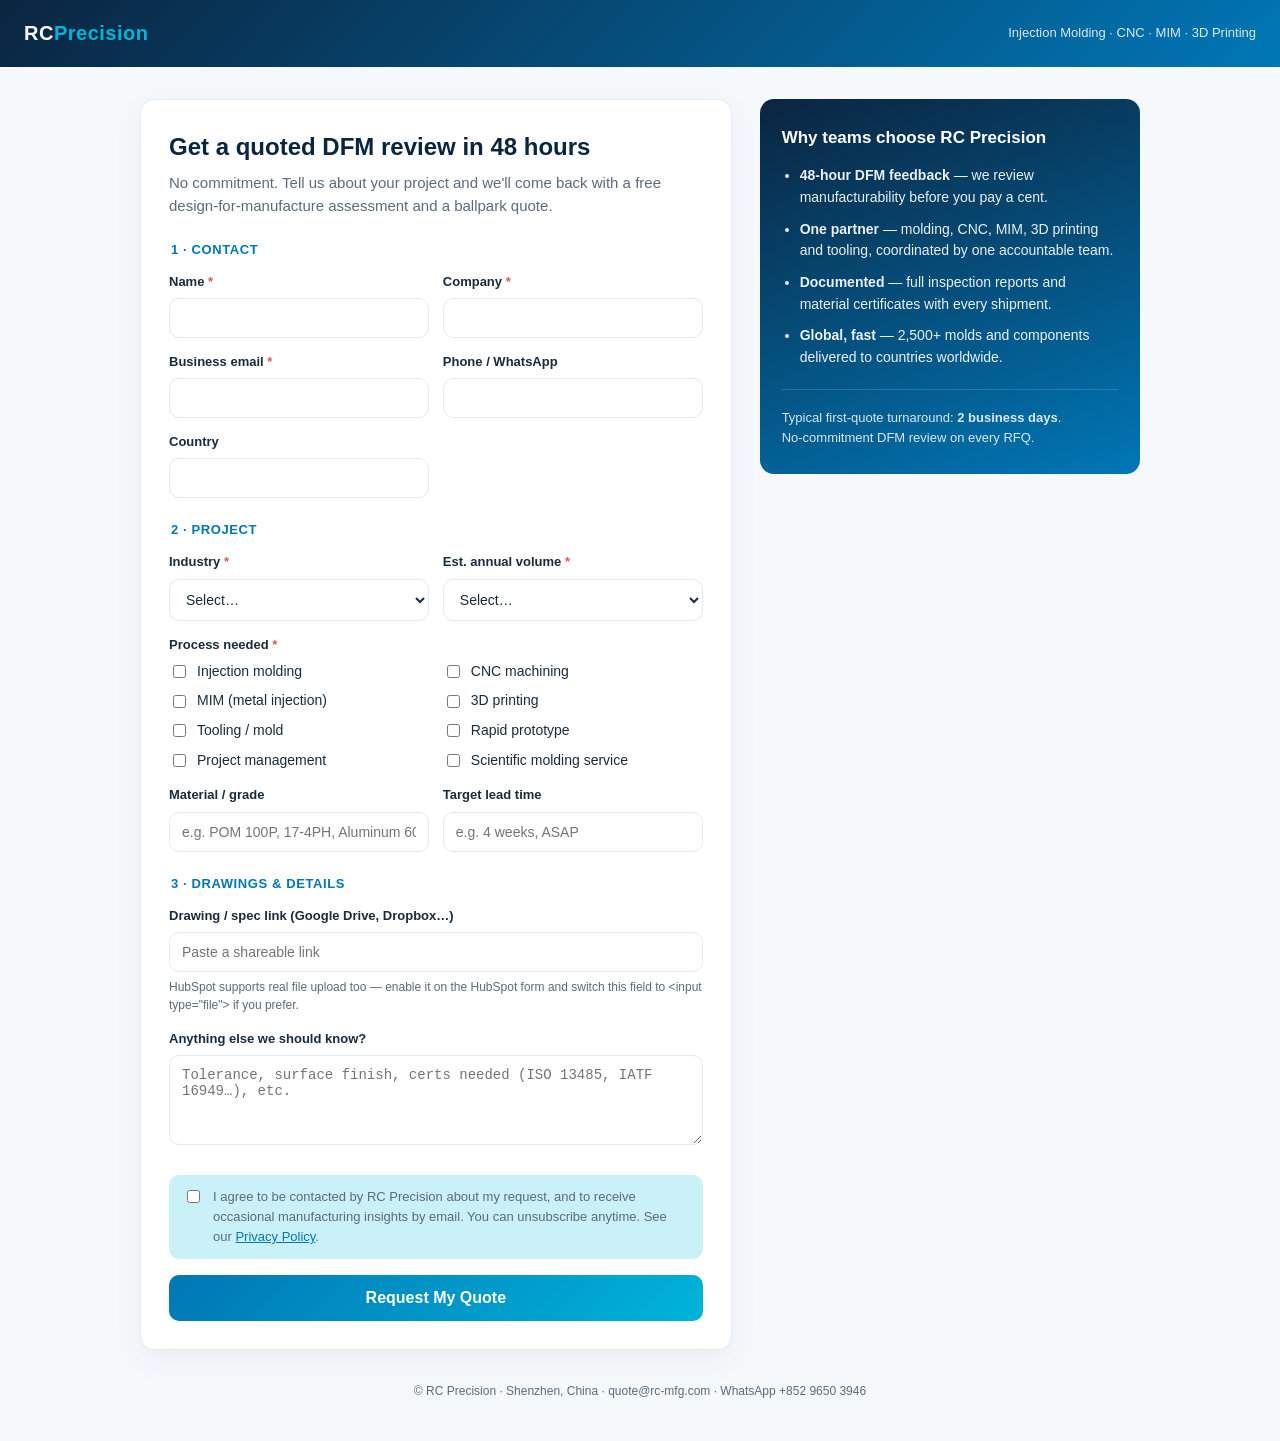
<file: rfq-hubspot.html>
<!DOCTYPE html>
<html lang="en">
<head>
<meta charset="UTF-8" />
<meta name="viewport" content="width=device-width, initial-scale=1.0" />
<title>Request a Quote — RC Precision</title>
<link rel="icon" type="image/png" sizes="32x32" href="images/logo-new-32.png">
<link rel="apple-touch-icon" href="images/logo-new-32.png">
<meta name="description" content="Get a free, quoted DFM review from RC Precision in 48 hours. Injection molding, CNC, MIM, 3D printing and rapid tooling." />
<style>
  :root{
    --ocean-deep:#0a2540;
    --ocean-mid:#0077b6;
    --ocean-bright:#00b4d8;
    --ocean-light:#caf0f8;
    --ink:#1a2b3c;
    --muted:#5b6b7b;
    --ok:#2a9d8f;
    --line:#e3eaf0;
    --radius:14px;
  }
  *{box-sizing:border-box;}
  body{margin:0;font-family:-apple-system,BlinkMacSystemFont,"Segoe UI",Roboto,Helvetica,Arial,sans-serif;color:var(--ink);background:#f6f9fc;line-height:1.55;}
  header.site{background:linear-gradient(135deg,var(--ocean-deep),var(--ocean-mid));color:#fff;padding:18px 24px;display:flex;align-items:center;gap:12px;}
  header.site .logo{font-weight:800;letter-spacing:.5px;font-size:20px;}
  header.site .logo span{color:var(--ocean-bright);}
  header.site .tag{font-size:13px;opacity:.85;margin-left:auto;}
  main{max-width:1040px;margin:32px auto;padding:0 20px;display:grid;grid-template-columns:1.4fr .9fr;gap:28px;align-items:start;}
  .card{background:#fff;border:1px solid var(--line);border-radius:var(--radius);box-shadow:0 10px 30px rgba(10,37,64,.06);padding:28px;}
  h1{margin:0 0 6px;font-size:24px;color:var(--ocean-deep);}
  .sub{margin:0 0 22px;color:var(--muted);font-size:15px;}
  fieldset{border:0;padding:0;margin:0 0 22px;}
  legend{font-size:13px;font-weight:700;text-transform:uppercase;letter-spacing:.6px;color:var(--ocean-mid);margin-bottom:12px;}
  .grid2{display:grid;grid-template-columns:1fr 1fr;gap:14px;}
  label{display:block;font-size:13px;font-weight:600;margin-bottom:6px;}
  label .req{color:#e05656;}
  input[type=text],input[type=email],input[type=tel],select,textarea{width:100%;padding:11px 12px;border:1px solid var(--line);border-radius:10px;font-size:14px;color:var(--ink);background:#fff;transition:border-color .15s,box-shadow .15s;}
  input:focus,select:focus,textarea:focus{outline:none;border-color:var(--ocean-bright);box-shadow:0 0 0 3px rgba(0,180,216,.18);}
  textarea{resize:vertical;min-height:90px;}
  .checks{display:grid;grid-template-columns:1fr 1fr;gap:8px 14px;}
  .checks label{display:flex;align-items:center;gap:8px;font-weight:500;font-size:14px;margin:0;}
  .checks input{width:auto;}
  .consent{display:flex;gap:10px;align-items:flex-start;font-size:13px;color:var(--muted);background:var(--ocean-light);border-radius:10px;padding:12px 14px;margin-bottom:16px;}
  .consent input{margin-top:3px;}
  .consent a{color:var(--ocean-mid);}
  button.submit{width:100%;border:0;border-radius:10px;padding:14px;font-size:16px;font-weight:700;color:#fff;background:linear-gradient(135deg,var(--ocean-mid),var(--ocean-bright));cursor:pointer;transition:transform .08s,filter .15s;}
  button.submit:hover{filter:brightness(1.05);}
  button.submit:active{transform:translateY(1px);}
  button.submit:disabled{opacity:.6;cursor:default;}
  .aside{background:linear-gradient(160deg,var(--ocean-deep),var(--ocean-mid));color:#fff;border-radius:var(--radius);padding:26px 22px;}
  .aside h2{margin:0 0 14px;font-size:17px;}
  .aside ul{margin:0;padding-left:18px;font-size:14px;opacity:.92;}
  .aside li{margin-bottom:10px;}
  .aside .stat{margin-top:20px;padding-top:18px;border-top:1px solid rgba(255,255,255,.18);font-size:13px;opacity:.85;}
  .hp{position:absolute;left:-9999px;width:1px;height:1px;overflow:hidden;}
  #success{text-align:center;padding:18px 6px;}
  #success .badge{width:54px;height:54px;border-radius:50%;background:var(--ok);color:#fff;display:flex;align-items:center;justify-content:center;font-size:28px;margin:0 auto 14px;}
  #success h2{color:var(--ocean-deep);margin:0 0 8px;}
  #success p{color:var(--muted);margin:0;}
  footer.note{text-align:center;color:var(--muted);font-size:12px;padding:0 20px 40px;}
  @media (max-width:760px){main{grid-template-columns:1fr;}.grid2,.checks{grid-template-columns:1fr;}}
</style>
</head>
<body>
<header class="site">
  <div class="logo">RC<span>Precision</span></div>
  <div class="tag">Injection Molding · CNC · MIM · 3D Printing</div>
</header>

<main>
  <section class="card">
    <h1>Get a quoted DFM review in 48 hours</h1>
    <p class="sub">No commitment. Tell us about your project and we'll come back with a free design-for-manufacture assessment and a ballpark quote.</p>

    <!-- NOTE: this HubSpot version keeps the same UI but submits straight to HubSpot,
         so submissions land in your CRM and can trigger the MA nurture journey natively.
         Replace PORTAL_ID and FORM_GUID in the <script> below. -->
    <form id="rfqForm" method="POST" novalidate>
      <div class="hp"><label>Leave this empty<input type="text" name="_gotcha" tabindex="-1" autocomplete="off" /></label></div>

      <input type="hidden" name="utm_source" id="utm_source" />
      <input type="hidden" name="utm_medium" id="utm_medium" />
      <input type="hidden" name="utm_campaign" id="utm_campaign" />
      <input type="hidden" name="utm_term" id="utm_term" />
      <input type="hidden" name="utm_content" id="utm_content" />
      <input type="hidden" name="referrer" id="referrer" />

      <fieldset>
        <legend>1 · Contact</legend>
        <div class="grid2">
          <div><label for="name">Name <span class="req">*</span></label><input type="text" id="name" name="name" required /></div>
          <div><label for="company">Company <span class="req">*</span></label><input type="text" id="company" name="company" required /></div>
          <div><label for="email">Business email <span class="req">*</span></label><input type="email" id="email" name="email" required /></div>
          <div><label for="phone">Phone / WhatsApp</label><input type="tel" id="phone" name="phone" /></div>
          <div><label for="country">Country</label><input type="text" id="country" name="country" /></div>
        </div>
      </fieldset>

      <fieldset>
        <legend>2 · Project</legend>
        <div class="grid2">
          <div>
            <label for="industry">Industry <span class="req">*</span></label>
            <select id="industry" name="industry" required>
              <option value="">Select…</option>
              <option>Automotive</option><option>Medical</option><option>Aerospace</option>
              <option>Electronics</option><option>Industrial</option><option>Consumer product</option><option>Other</option>
            </select>
          </div>
          <div>
            <label for="volume">Est. annual volume <span class="req">*</span></label>
            <select id="volume" name="volume" required>
              <option value="">Select…</option>
              <option>&lt; 1,000</option><option>1,000 – 10,000</option>
              <option>10,000 – 100,000</option><option>&gt; 100,000</option><option>Not sure yet</option>
            </select>
          </div>
        </div>
        <div style="margin-top:14px;">
          <label>Process needed <span class="req">*</span></label>
          <div class="checks">
            <label><input type="checkbox" name="process" value="Injection molding" /> Injection molding</label>
            <label><input type="checkbox" name="process" value="CNC machining" /> CNC machining</label>
            <label><input type="checkbox" name="process" value="MIM" /> MIM (metal injection)</label>
            <label><input type="checkbox" name="process" value="3D printing" /> 3D printing</label>
            <label><input type="checkbox" name="process" value="Tooling" /> Tooling / mold</label>
            <label><input type="checkbox" name="process" value="Prototype" /> Rapid prototype</label>
            <label><input type="checkbox" name="process" value="Project management" /> Project management</label>
            <label><input type="checkbox" name="process" value="Scientific molding service" /> Scientific molding service</label>
          </div>
        </div>
        <div class="grid2" style="margin-top:14px;">
          <div><label for="material">Material / grade</label><input type="text" id="material" name="material" placeholder="e.g. POM 100P, 17-4PH, Aluminum 6061" /></div>
          <div><label for="leadtime">Target lead time</label><input type="text" id="leadtime" name="leadtime" placeholder="e.g. 4 weeks, ASAP" /></div>
        </div>
      </fieldset>

      <fieldset>
        <legend>3 · Drawings & details</legend>
        <div>
          <label for="drawing_link">Drawing / spec link (Google Drive, Dropbox…)</label>
          <input type="text" id="drawing_link" name="drawing_link" placeholder="Paste a shareable link" />
          <p style="font-size:12px;color:var(--muted);margin:6px 0 0;">HubSpot supports real file upload too — enable it on the HubSpot form and switch this field to &lt;input type="file"&gt; if you prefer.</p>
        </div>
        <div style="margin-top:14px;">
          <label for="message">Anything else we should know?</label>
          <textarea id="message" name="message" placeholder="Tolerance, surface finish, certs needed (ISO 13485, IATF 16949…), etc."></textarea>
        </div>
      </fieldset>

      <div class="consent">
        <input type="checkbox" id="consent" name="marketing_consent" value="yes" />
        <label for="consent" style="margin:0;font-weight:500;">I agree to be contacted by RC Precision about my request, and to receive occasional manufacturing insights by email. You can unsubscribe anytime. See our <a href="privacy.html">Privacy Policy</a>.</label>
      </div>

      <button type="submit" class="submit">Request My Quote</button>
    </form>

    <div id="success" hidden>
      <div class="badge">✓</div>
      <h2>Thanks — we've got your request</h2>
      <p>A free DFM review will land in your inbox within 48 hours. If it's urgent, reach us on WhatsApp at <strong>+852 9650 3946</strong>.</p>
    </div>
  </section>

  <aside class="aside">
    <h2>Why teams choose RC Precision</h2>
    <ul>
      <li><strong>48-hour DFM feedback</strong> — we review manufacturability before you pay a cent.</li>
      <li><strong>One partner</strong> — molding, CNC, MIM, 3D printing and tooling, coordinated by one accountable team.</li>
      <li><strong>Documented</strong> — full inspection reports and material certificates with every shipment.</li>
      <li><strong>Global, fast</strong> — 2,500+ molds and components delivered to countries worldwide.</li>
    </ul>
    <div class="stat">Typical first-quote turnaround: <strong>2 business days</strong>.<br/>No-commitment DFM review on every RFQ.</div>
  </aside>
</main>

<footer class="note">© RC Precision · Shenzhen, China · quote@rc-mfg.com · WhatsApp +852 9650 3946</footer>

<script>
(function(){
  // ---- UTM + referrer capture (same as Formspree version) ----
  var params = new URLSearchParams(location.search);
  ['utm_source','utm_medium','utm_campaign','utm_term','utm_content'].forEach(function(k){
    var v = params.get(k); var el = document.getElementById(k); if(v && el){ el.value = v; }
  });
  var ref = document.getElementById('referrer'); if(ref){ ref.value = document.referrer || ''; }

  // ====== CONFIG: replace with your HubSpot values ======
  var PORTAL_ID = 'YOUR_PORTAL_ID';     // e.g. 12345678
  var FORM_GUID = 'YOUR_FORM_GUID';     // e.g. a1b2c3d4-1234-5678-90ab-cdef12345678
  var SUBSCRIPTION_TYPE_ID = YOUR_SUBSCRIPTION_TYPE_ID; // HubSpot → Settings → Email → Subscriptions; create one for "Manufacturing insights"
  // ========================================================

  var form = document.getElementById('rfqForm');
  form.addEventListener('submit', function(e){
    e.preventDefault();

    // basic required check
    if(!form.name.value || !form.company.value || !form.email.value || !form.industry.value || !form.volume.value){
      alert('Please fill in the required fields (marked *).'); return;
    }

    var btn = form.querySelector('button[type=submit]');
    btn.disabled = true; btn.textContent = 'Sending…';

    var fd = new FormData(form);
    function val(n){ return (fd.get(n) || '').toString().trim(); }
    function multi(n){ return fd.getAll(n).join('; '); }

    // Map form fields -> HubSpot contact properties.
    // Standard props: firstname, company, email, phone, country, industry, utm_source...
    // Custom props (annual_volume, process_needed, material_grade, target_leadtime,
    //   drawing_link, message) MUST be created first in HubSpot (Settings → Properties).
    var fields = [
      { name:'firstname',            value: val('name') },
      { name:'company',              value: val('company') },
      { name:'email',                value: val('email') },
      { name:'phone',                value: val('phone') },
      { name:'country',              value: val('country') },
      { name:'industry',             value: val('industry') },
      { name:'annual_volume',        value: val('volume') },     // custom
      { name:'process_needed',       value: multi('process') },  // custom, multi
      { name:'material_grade',       value: val('material') },   // custom
      { name:'target_leadtime',      value: val('leadtime') },   // custom
      { name:'drawing_link',         value: val('drawing_link') }, // custom
      { name:'message',              value: val('message') },    // custom
      { name:'utm_source',           value: val('utm_source') },
      { name:'utm_medium',           value: val('utm_medium') },
      { name:'utm_campaign',         value: val('utm_campaign') }
    ].filter(function(f){ return f.value; });

    var consent = form.querySelector('input[name=marketing_consent]').checked;

    var payload = {
      fields: fields,
      context: {
        pageUri: window.location.href,
        pageName: document.title
        // hutk (HubSpot cookie) is picked up automatically if the HubSpot tracking code is on the site
      },
      legalConsentOptions: {
        consent: {
          consentToProcess: true,
          text: 'I agree to be contacted by RC Precision about my request and to receive occasional manufacturing insights.',
          communications: [{
            value: consent,
            subscriptionTypeId: SUBSCRIPTION_TYPE_ID,
            text: 'Occasional manufacturing insights by email'
          }]
        }
      }
    };

    fetch('https://api.hsforms.com/submissions/v3/integration/submit/portalId/' + PORTAL_ID + '/uuid/' + FORM_GUID, {
      method:'POST',
      headers: { 'Content-Type':'application/json', 'Accept':'application/json' },
      body: JSON.stringify(payload)
    }).then(function(res){
      if(res.ok){
        form.style.display = 'none';
        document.getElementById('success').hidden = false;
        if(window.gtag){ gtag('event','generate_lead',{ event_category:'RFQ', event_label: params.get('utm_source')||'direct' }); }
        if(window._hsq && window._hsq.push){ _hsq.push(['identify',{ email: val('email') }]); }
        return;
      }
      return res.json().then(function(d){ throw new Error(d.message || 'Submission failed'); });
    }).then(function(){}).catch(function(err){
      alert((err && err.message) ? err.message + ' — or email quote@rc-mfg.com' : 'Network error. Please email quote@rc-mfg.com');
      btn.disabled = false; btn.textContent = 'Request My Quote';
    });
  });
})();
</script>
</body>
</html>
</file>
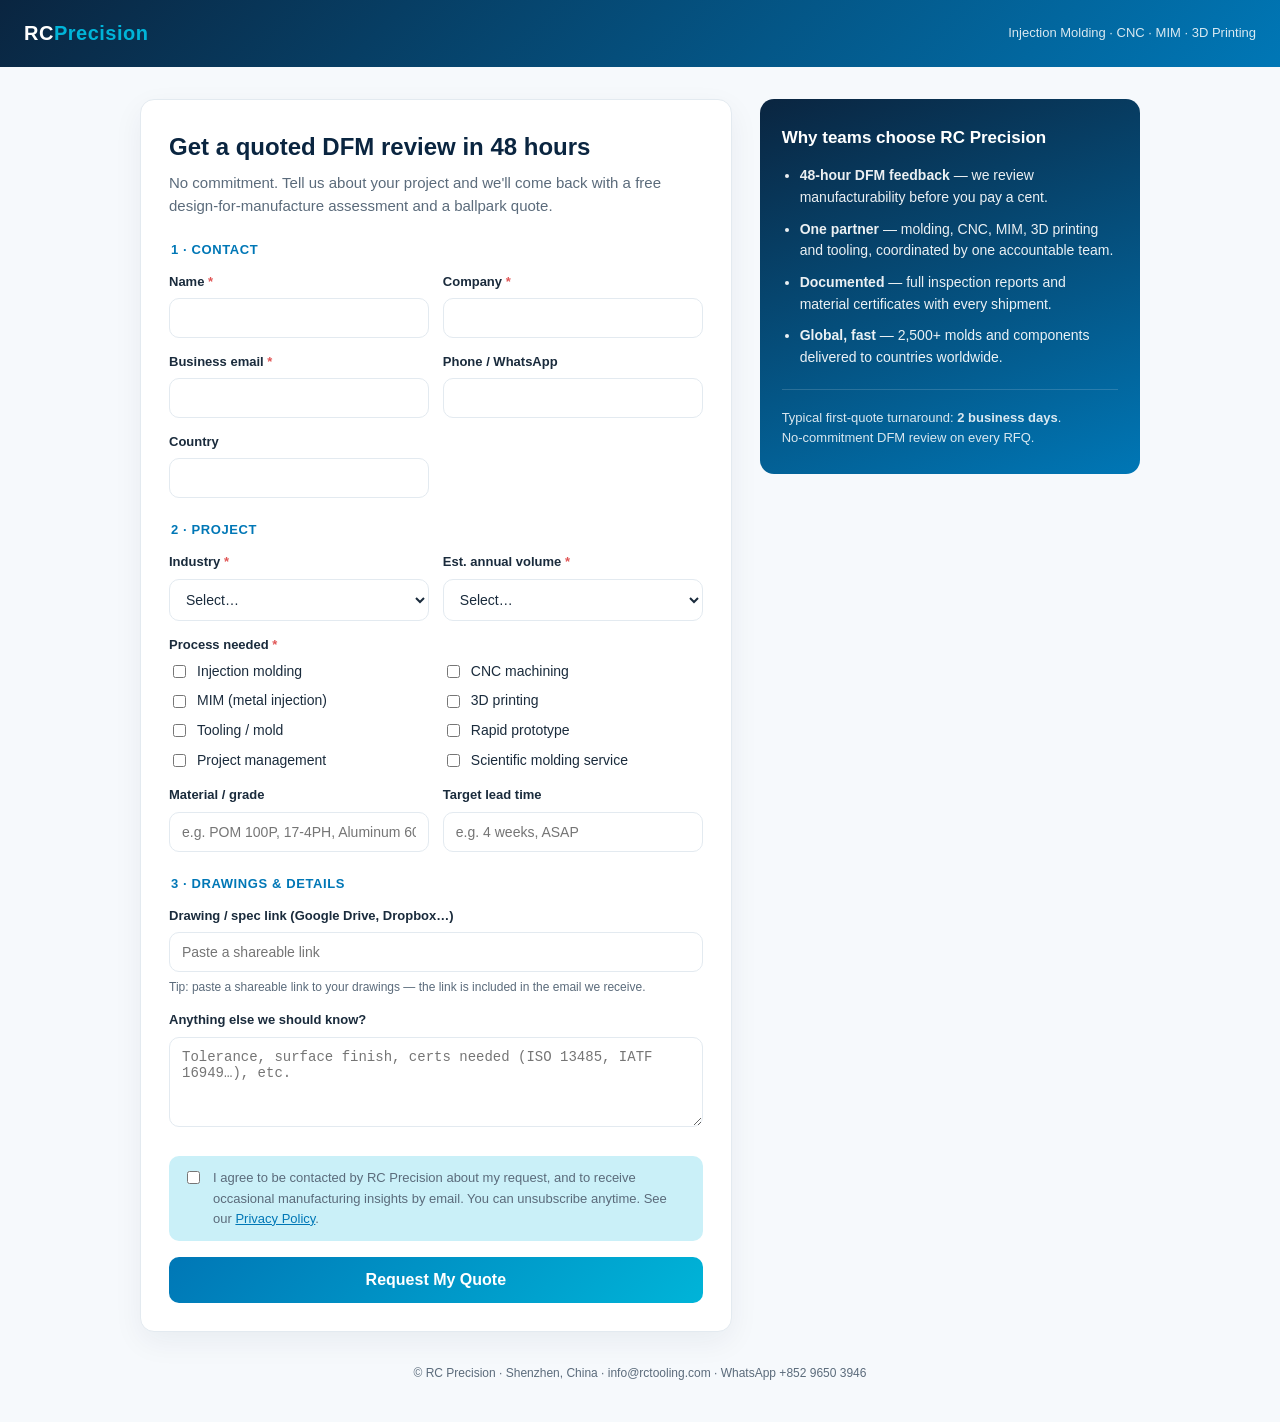
<file: rfq.html>
<!DOCTYPE html>
<html lang="en" data-page-node-id="oZsIXoYG4Cq1ztuZrM3bU2">
<head data-page-node-id="E89DMcuR03UP1LDcSKqylg">
<meta charset="UTF-8" data-page-node-id="Gd14gYk7g3JtsfSAj6rYBO" />
<meta name="viewport" content="width=device-width, initial-scale=1.0" data-page-node-id="yUGAoaYxQw7YG8vcZTzxJ1" />
<title>Request a Quote — RC Precision</title>
<link rel="icon" type="image/png" sizes="32x32" href="images/logo-new-32.png">
<link rel="apple-touch-icon" href="images/logo-new-32.png">
<meta name="description" content="Get a free, quoted DFM review from RC Precision in 48 hours. Injection molding, CNC, MIM, 3D printing and rapid tooling." data-page-node-id="oDc8fRAoRethCGKPvggKWv" />
<style>
  :root{
    --ocean-deep:#0a2540;
    --ocean-mid:#0077b6;
    --ocean-bright:#00b4d8;
    --ocean-light:#caf0f8;
    --ink:#1a2b3c;
    --muted:#5b6b7b;
    --ok:#2a9d8f;
    --line:#e3eaf0;
    --radius:14px;
  }
  *{box-sizing:border-box;}
  body{
    margin:0;
    font-family:-apple-system,BlinkMacSystemFont,"Segoe UI",Roboto,Helvetica,Arial,sans-serif;
    color:var(--ink);
    background:#f6f9fc;
    line-height:1.55;
  }
  header.site{
    background:linear-gradient(135deg,var(--ocean-deep),var(--ocean-mid));
    color:#fff;
    padding:18px 24px;
    display:flex;
    align-items:center;
    gap:12px;
  }
  header.site .logo{
    font-weight:800;
    letter-spacing:.5px;
    font-size:20px;
  }
  header.site .logo span{color:var(--ocean-bright);}
  header.site .tag{
    font-size:13px;
    opacity:.85;
    margin-left:auto;
  }
  main{
    max-width:1040px;
    margin:32px auto;
    padding:0 20px;
    display:grid;
    grid-template-columns:1.4fr .9fr;
    gap:28px;
    align-items:start;
  }
  .card{
    background:#fff;
    border:1px solid var(--line);
    border-radius:var(--radius);
    box-shadow:0 10px 30px rgba(10,37,64,.06);
    padding:28px;
  }
  h1{
    margin:0 0 6px;
    font-size:24px;
    color:var(--ocean-deep);
  }
  .sub{
    margin:0 0 22px;
    color:var(--muted);
    font-size:15px;
  }
  fieldset{
    border:0;
    padding:0;
    margin:0 0 22px;
  }
  legend{
    font-size:13px;
    font-weight:700;
    text-transform:uppercase;
    letter-spacing:.6px;
    color:var(--ocean-mid);
    margin-bottom:12px;
  }
  .grid2{
    display:grid;
    grid-template-columns:1fr 1fr;
    gap:14px;
  }
  label{
    display:block;
    font-size:13px;
    font-weight:600;
    margin-bottom:6px;
  }
  label .req{color:#e05656;}
  input[type=text],input[type=email],input[type=tel],select,textarea{
    width:100%;
    padding:11px 12px;
    border:1px solid var(--line);
    border-radius:10px;
    font-size:14px;
    color:var(--ink);
    background:#fff;
    transition:border-color .15s,box-shadow .15s;
  }
  input:focus,select:focus,textarea:focus{
    outline:none;
    border-color:var(--ocean-bright);
    box-shadow:0 0 0 3px rgba(0,180,216,.18);
  }
  textarea{resize:vertical;min-height:90px;}
  .checks{
    display:grid;
    grid-template-columns:1fr 1fr;
    gap:8px 14px;
  }
  .checks label{
    display:flex;
    align-items:center;
    gap:8px;
    font-weight:500;
    font-size:14px;
    margin:0;
  }
  .checks input{width:auto;}
  .consent{
    display:flex;
    gap:10px;
    align-items:flex-start;
    font-size:13px;
    color:var(--muted);
    background:var(--ocean-light);
    border-radius:10px;
    padding:12px 14px;
    margin-bottom:16px;
  }
  .consent input{margin-top:3px;}
  .consent a{color:var(--ocean-mid);}
  button.submit{
    width:100%;
    border:0;
    border-radius:10px;
    padding:14px;
    font-size:16px;
    font-weight:700;
    color:#fff;
    background:linear-gradient(135deg,var(--ocean-mid),var(--ocean-bright));
    cursor:pointer;
    transition:transform .08s,filter .15s;
  }
  button.submit:hover{filter:brightness(1.05);}
  button.submit:active{transform:translateY(1px);}
  button.submit:disabled{opacity:.6;cursor:default;}
  .aside{
    background:linear-gradient(160deg,var(--ocean-deep),var(--ocean-mid));
    color:#fff;
    border-radius:var(--radius);
    padding:26px 22px;
  }
  .aside h2{margin:0 0 14px;font-size:17px;}
  .aside ul{margin:0;padding-left:18px;font-size:14px;opacity:.92;}
  .aside li{margin-bottom:10px;}
  .aside .stat{
    margin-top:20px;
    padding-top:18px;
    border-top:1px solid rgba(255,255,255,.18);
    font-size:13px;
    opacity:.85;
  }
  /* honeypot + visually hidden */
  .hp{position:absolute;left:-9999px;width:1px;height:1px;overflow:hidden;}
  #success{
    text-align:center;
    padding:18px 6px;
  }
  #success .badge{
    width:54px;height:54px;border-radius:50%;
    background:var(--ok);color:#fff;
    display:flex;align-items:center;justify-content:center;
    font-size:28px;margin:0 auto 14px;
  }
  #success h2{color:var(--ocean-deep);margin:0 0 8px;}
  #success p{color:var(--muted);margin:0 0 10px;}
  #success a{color:var(--ocean-mid);font-weight:600;}
  footer.note{
    text-align:center;color:var(--muted);font-size:12px;
    padding:0 20px 40px;
  }
  @media (max-width:760px){
    main{grid-template-columns:1fr;}
    .grid2,.checks{grid-template-columns:1fr;}
  }
</style>
</head>
<body data-page-node-id="Zck7VdaFBaKpu95UXVHVk1">
<header class="site" data-page-node-id="ClccVWDgXuUUFaCix8iLws">
  <div class="logo" data-page-node-id="FcndCNgj28y2FSzhSbWTis">RC<span data-page-node-id="aVWx5pBBR62zXNLiE5eJrK">Precision</span></div>
  <div class="tag" data-page-node-id="743O0YlBfC13tcowr60oAF">Injection Molding · CNC · MIM · 3D Printing</div>
</header>

<main data-page-node-id="TIYhUfcM0ofmnqCpkoZa1q">
  <section class="card" data-page-node-id="kWzH1PkubxClIAFXZtR5k1">
    <h1 data-page-node-id="onNh7P9nAWp5ACfIYqjFyy">Get a quoted DFM review in 48 hours</h1>
    <p class="sub" data-page-node-id="zO4Q6OCFoZJrKNfML6k46y">No commitment. Tell us about your project and we'll come back with a free design-for-manufacture assessment and a ballpark quote.</p>

    <!-- Mailchimp direct version: contact info lands in the audience list, details condensed into BRIEF. -->
    <iframe name="mc-hidden-rfq" id="mc-hidden-rfq" style="display:none" title="hidden"></iframe>
    <form id="rfqForm" action="https://rctooling.us12.list-manage.com/subscribe/post?u=b80c1e5ee5bfab76ce8530bd2&amp;id=edbbfc57a6" method="POST" target="mc-hidden-rfq" data-page-node-id="MdbA9dqTBFrDhsFGPAWVU9">
      <!-- HONEYPOT: hidden from humans, bots fill it -> submission dropped -->
      <div class="hp" data-page-node-id="Q0BWjtXNt1MO23G6AHBYqg"><label data-page-node-id="WLzGhUf97C1Efx7Qn2ubiu">Leave this empty<input type="text" name="_gotcha" tabindex="-1" autocomplete="off" data-page-node-id="cxOD1dEivWKrk0UHhKLURw" /></label></div>

      <!-- UTM + attribution (auto-filled by script) -->
      <input type="hidden" name="utm_source" id="utm_source" data-page-node-id="fNrtANMVB1W3svlKngDqCE" />
      <input type="hidden" name="utm_medium" id="utm_medium" data-page-node-id="Q4sB1h62KOBNoIuYzbG5Fc" />
      <input type="hidden" name="utm_campaign" id="utm_campaign" data-page-node-id="SbTEEbNn7JBl4pNGg20xAC" />
      <input type="hidden" name="utm_term" id="utm_term" data-page-node-id="OVYe0zvSAYNFKAYyOU1Iso" />
      <input type="hidden" name="utm_content" id="utm_content" data-page-node-id="Ch5SMR9VkbLOtZWtH7mc3J" />
      <input type="hidden" name="referrer" id="referrer" data-page-node-id="DKSCM0ki26NBm5p9glmXRX" />

      <!-- Mailchimp direct-submit fields (same audience as free-DFM): contact info lands in the list, details condensed into BRIEF -->
      <input type="hidden" name="FNAME" id="mc_fname" />
      <input type="hidden" name="LNAME" id="mc_lname" />
      <input type="hidden" name="EMAIL" id="mc_email" />
      <input type="hidden" name="COMPANY" id="mc_company" />
      <input type="hidden" name="BRIEF" id="mc_brief" />

      <fieldset data-page-node-id="75jcylbzbjtznjXt9EtrAs">
        <legend data-page-node-id="d8QRmGxOLwISVhlALlay2E">1 · Contact</legend>
        <div class="grid2" data-page-node-id="vsaSUMUGD2pTT1sSKx7cik">
          <div data-page-node-id="kaWfdvXw3ITHpmVr8rAcek">
            <label for="name" data-page-node-id="owv4eUQjiOkCF5Fpp8OR1E">Name <span class="req" data-page-node-id="E9QjO72YK0Nc0USseZjoNU">*</span></label>
            <input type="text" id="name" name="name" required data-page-node-id="Se4W0vykLJpEfTvaSwozvu" />
          </div>
          <div data-page-node-id="xrWgtzshGNNdlGPLMAIFfm">
            <label for="company" data-page-node-id="bQQReznPWftNgd3ayWXpK4">Company <span class="req" data-page-node-id="ewSF1sXe1ydYH1XlygJfvw">*</span></label>
            <input type="text" id="company" name="company" required data-page-node-id="tKZUjDTFw1qqeMG4s9YFAY" />
          </div>
          <div data-page-node-id="QICIKS27ujosReN82qjeDm">
            <label for="email" data-page-node-id="pfPE3Z9Wg4aJqgtA1FwNGX">Business email <span class="req" data-page-node-id="TdcU4C576tBpAqLF5B6awX">*</span></label>
            <input type="email" id="email" name="email" required data-page-node-id="Guvih07bM9FllvEku9UP5U" />
          </div>
          <div data-page-node-id="GEpcjAqDU6xvG30RaApD0D">
            <label for="phone" data-page-node-id="T1DxtAa21WNsyYOV9wPanf">Phone / WhatsApp</label>
            <input type="tel" id="phone" name="phone" data-page-node-id="jMqlWHhMPtISRKY6yB8EzJ" />
          </div>
          <div data-page-node-id="RYhXI7T7mvBSlfJ2MfYRiw">
            <label for="country" data-page-node-id="GhX6muDiHGcJfCLoi9kD96">Country</label>
            <input type="text" id="country" name="country" data-page-node-id="K4gv8ZcrdyGjfLHw24G7XG" />
          </div>
        </div>
      </fieldset>

      <fieldset data-page-node-id="zasxbQo0Vi4Q7ZmEBhmGwQ">
        <legend data-page-node-id="ASD83tpna8KeNYAVxPqY3F">2 · Project</legend>
        <div class="grid2" data-page-node-id="nC9vDG6MHDk0pvPmJBr7M2">
          <div data-page-node-id="4J2pAlsVWEcImDSBCtJnZy">
            <label for="industry" data-page-node-id="eGB9VHnzX8OMQhVCeG04Oq">Industry <span class="req" data-page-node-id="rNRGRpSCxuEvfSn5cmoivx">*</span></label>
            <select id="industry" name="industry" required data-page-node-id="H6CUhFEhkYKCvho2jAoldS">
              <option value="" data-page-node-id="DAUTyDF5kIxbNPUzGCdG3R">Select…</option>
              <option data-page-node-id="Fq2AnK5uHSRArLfYmMbrEN">Automotive</option>
              <option data-page-node-id="mqkrfmw0NUeoxcH04NERhu">Medical</option>
              <option data-page-node-id="MlbDFcNR9rNzQzx5xBLIQ9">Aerospace</option>
              <option data-page-node-id="ilUYSE7VPJg6DrxgvHbbJb">Electronics</option>
              <option data-page-node-id="fs1fBN4usE2Jb6OpE4aSFT">Industrial</option>
              <option data-page-node-id="0bv1LU0UULBmF6BxYygAAU">Consumer product</option>
              <option data-page-node-id="3Eu5BTwpT1skGExwhfhWkf">Other</option>
            </select>
          </div>
          <div data-page-node-id="LwlkNRsrS9op7oZjFS03Bc">
            <label for="volume" data-page-node-id="zxDPoJptWUppUko1iyQcsM">Est. annual volume <span class="req" data-page-node-id="c3l2HwKH5SfcTX4TvBsoFL">*</span></label>
            <select id="volume" name="volume" required data-page-node-id="Bda36MZugT8tq1aQgIyidY">
              <option value="" data-page-node-id="5sU0ZEIH8SgE9WCtlYZ65g">Select…</option>
              <option data-page-node-id="iCdnHXne3hEwD5AraXWQzo">&lt; 1,000</option>
              <option data-page-node-id="Vf4PsjdrlqcXGlxgvcm3NL">1,000 – 10,000</option>
              <option data-page-node-id="E0AlgdHBzvwNXDbd8vbMEm">10,000 – 100,000</option>
              <option data-page-node-id="lGwulhv0pHOLUQxSogWypV">&gt; 100,000</option>
              <option data-page-node-id="DTAlm0IXTzlHtsLKwDVeXC">Not sure yet</option>
            </select>
          </div>
        </div>

        <div style="margin-top:14px;" data-page-node-id="LnDD7UNHdRR2VLGR8RQIso">
          <label data-page-node-id="E8TY3DBYrPf6M21bdVaAez">Process needed <span class="req" data-page-node-id="YiOnLQo3OH8WDYgd6Ue4Zw">*</span></label>
          <div class="checks" data-page-node-id="DoFGG0A3dJbolp0CySXj7x">
            <label data-page-node-id="mh9q2Ob6csCXXzBVfA5CZW"><input type="checkbox" name="process" value="Injection molding" data-page-node-id="CRACqsnHAuPVu5rvzEvGpf" /> Injection molding</label>
            <label data-page-node-id="AbcorHyBaPcopb5j1uyfjl"><input type="checkbox" name="process" value="CNC machining" data-page-node-id="8YRTQgAk5HjmBi5sAqDg4y" /> CNC machining</label>
            <label data-page-node-id="7dXsTf3BLXJJuFjjnxA6hh"><input type="checkbox" name="process" value="MIM" data-page-node-id="8i9q8Ges64z1zcXGA9onAH" /> MIM (metal injection)</label>
            <label data-page-node-id="P1joNbizfrNseBAkTPLad4"><input type="checkbox" name="process" value="3D printing" data-page-node-id="eQ4q8glwKkxDIPu9JEHsSA" /> 3D printing</label>
            <label data-page-node-id="CB0lUQdqEjGjN2yMuJyBMP"><input type="checkbox" name="process" value="Tooling" data-page-node-id="EoU5f0u9Qu2HVfeoAmG1tq" /> Tooling / mold</label>
            <label data-page-node-id="2m2m8Had8kdtJNF6fFifPj"><input type="checkbox" name="process" value="Prototype" data-page-node-id="LMifuZABlXVtyoVePMDNOj" /> Rapid prototype</label>
            <label><input type="checkbox" name="process" value="Project management" /> Project management</label>
            <label><input type="checkbox" name="process" value="Scientific molding service" /> Scientific molding service</label>
          </div>
        </div>

        <div class="grid2" style="margin-top:14px;" data-page-node-id="8Molo1tSzy5tOw81aPcSs6">
          <div data-page-node-id="EGW7XPuVoiPlAPmN6kYPCB">
            <label for="material" data-page-node-id="Uw0C96Cd5ZNdIFtdoki523">Material / grade</label>
            <input type="text" id="material" name="material" placeholder="e.g. POM 100P, 17-4PH, Aluminum 6061" data-page-node-id="lOTjrMjmZCSIcjw84jCSB3" />
          </div>
          <div data-page-node-id="49QdPPdKHu3kGGWpiT6q7J">
            <label for="leadtime" data-page-node-id="LB7TleEI3kbaBSUSsGCVtB">Target lead time</label>
            <input type="text" id="leadtime" name="leadtime" placeholder="e.g. 4 weeks, ASAP" data-page-node-id="GrdZ7d6CgMdO6HWbI57YZB" />
          </div>
        </div>
      </fieldset>

      <fieldset data-page-node-id="EyupHrFBUAzDOTmDMHsJwq">
        <legend data-page-node-id="47Ead9td3YLEqyKmVu0she">3 · Drawings & details</legend>
        <div data-page-node-id="AZEY3vFnHkY4CsCfCKWD5B">
          <label for="drawing_link" data-page-node-id="OeVcwRhLOKlAHbNKodZdCm">Drawing / spec link (Google Drive, Dropbox…)</label>
          <input type="text" id="drawing_link" name="drawing_link" placeholder="Paste a shareable link" data-page-node-id="C7hqgmVhNECEr8kaKLuDD4" />
          <p style="font-size:12px;color:var(--muted);margin:6px 0 0;" data-page-node-id="inYUIJjCz86v9dP3a4kT61">
            Tip: paste a shareable link to your drawings — the link is included in the email we receive.
          </p>
        </div>
        <div style="margin-top:14px;" data-page-node-id="9yQTOnGRBHhM0JAun16c5s">
          <label for="message" data-page-node-id="0Hy2BuO6ktiWauhLH1omCs">Anything else we should know?</label>
          <textarea id="message" name="message" placeholder="Tolerance, surface finish, certs needed (ISO 13485, IATF 16949…), etc."></textarea>
        </div>
      </fieldset>

      <div class="consent" data-page-node-id="I6VexnsV1FlHUW7Bb23r5l">
        <input type="checkbox" id="consent" name="marketing_consent" value="yes" data-page-node-id="3X9kxpBBrWsPudJVuXvJ1y" />
        <label for="consent" style="margin:0;font-weight:500;" data-page-node-id="GuFrzg74MVChipsiOF8ATJ">
          I agree to be contacted by RC Precision about my request, and to receive occasional manufacturing insights by email. You can unsubscribe anytime. See our <a href="privacy.html" data-page-node-id="sXFPzVHlx0vztw2AEHKvzV">Privacy Policy</a>.
        </label>
      </div>

      <button type="submit" class="submit" data-page-node-id="TYeGXbeZg37cgIGoQA8qm9">Request My Quote</button>
    </form>

    <div id="success" hidden data-page-node-id="IB4obmTAU3oT3pqxI1LTRU">
      <div class="badge" data-page-node-id="z4I8ryNcA03Mirp13AIoJH">✓</div>
      <h2 data-page-node-id="xAk3y7EvhKZuQ7EEkkjatL">Request received — thank you!</h2>
      <p data-page-node-id="9hF5mPmQEOpqhUxVQ0ohUs">Your RFQ has been submitted successfully. Our engineering team will come back with a quoted DFM review within <strong>48 hours</strong>.</p>
      <p data-page-node-id="KMbwHdBz5WaOTrpWvg3EbG">Want a faster response? WhatsApp us at <strong data-page-node-id="CC9MjDtK67KK2KvWqpaapp">+852 9650 3946</strong> or email <a href="mailto:info@rctooling.com" data-page-node-id="mP15gNGJ0ka6t95Pa4JB9g">info@rctooling.com</a> with your drawings.</p>
    </div>
  </section>

  <aside class="aside" data-page-node-id="SFBeOzCKqcXXHGn4iV0Gfq">
    <h2 data-page-node-id="md5oOefEl9FAg4LdqAztIa">Why teams choose RC Precision</h2>
    <ul data-page-node-id="E5ItsTVI8qvT1siVwEwLCQ">
      <li data-page-node-id="SrHcUeNaQ7QWRF7t4ZjOv7"><strong data-page-node-id="oZ0IM7plPuqES5A8O082WR">48-hour DFM feedback</strong> — we review manufacturability before you pay a cent.</li>
      <li data-page-node-id="rYyNLVwPMOp0G3EMvTFl4u"><strong data-page-node-id="xeHWuIv5WW6Me69Ztanhhq">One partner</strong> — molding, CNC, MIM, 3D printing and tooling, coordinated by one accountable team.</li>
      <li data-page-node-id="e8IYZXNGSqVIcdmSKCnAO1"><strong data-page-node-id="UwGzZPrxzb3G5DAHeS9rqr">Documented</strong> — full inspection reports and material certificates with every shipment.</li>
      <li data-page-node-id="fKcxUC2aDB0RUsASYGk09V"><strong data-page-node-id="HxYAkZuaIiCE0D34NFTupw">Global, fast</strong> — 2,500+ molds and components delivered to countries worldwide.</li>
    </ul>
    <div class="stat" data-page-node-id="XH2FJCExxv1sFJQCtvLIR9">Typical first-quote turnaround: <strong data-page-node-id="pzPXeIoekcUXxKIjHxMr0o">2 business days</strong>.<br data-page-node-id="RLRdMkFCXUXWY4OMmwvaTk"/>No-commitment DFM review on every RFQ.</div>
  </aside>
</main>

<footer class="note" data-page-node-id="5Rji5BmPVl5x8vCkGv8pFh">© RC Precision · Shenzhen, China · info@rctooling.com · WhatsApp +852 9650 3946</footer>

<script>
(function(){
  var form = document.getElementById('rfqForm');
  form.addEventListener('submit', function(e){
    e.preventDefault();

    // Re-fill UTM attribution (kept from previous logic)
    var params = new URLSearchParams(location.search);
    ['utm_source','utm_medium','utm_campaign','utm_term','utm_content'].forEach(function(k){
      var v = params.get(k);
      var el = document.getElementById(k);
      if(v && el){ el.value = v; }
    });
    var ref = document.getElementById('referrer');
    if(ref){ ref.value = document.referrer || ''; }

    // honeypot: silently drop bot submissions
    var gotcha = form.querySelector('[name=_gotcha]');
    if(gotcha && gotcha.value){ return; }

    var get = function(n){
      var el = form.querySelector('[name="'+n+'"]');
      return el ? el.value.trim() : '';
    };
    var name = get('name'), company = get('company'), email = get('email'),
        phone = get('phone'), country = get('country'),
        industry = get('industry'), volume = get('volume'),
        material = get('material'), leadtime = get('leadtime'),
        drawing = get('drawing_link'), message = get('message');
    var consent = form.querySelector('[name=marketing_consent]').checked ? 'Yes' : 'No';
    var processes = Array.prototype.map.call(
      form.querySelectorAll('[name=process]:checked'),
      function(c){ return c.value; }
    ).join(', ');
    var utm = ['utm_source','utm_medium','utm_campaign','utm_term','utm_content'].map(function(k){
      return k + '=' + get(k);
    }).join('  ');
    var referrer = document.getElementById('referrer').value;

    var body = '';
    body += 'New RFQ from ' + (name || '?') + (company ? ' — ' + company : '') + '\n';
    body += '----------------------------------------\n\n';
    body += 'CONTACT\n';
    body += 'Name: ' + name + '\n';
    body += 'Company: ' + company + '\n';
    body += 'Email: ' + email + '\n';
    body += 'Phone / WhatsApp: ' + phone + '\n';
    body += 'Country: ' + country + '\n\n';
    body += 'PROJECT\n';
    body += 'Industry: ' + industry + '\n';
    body += 'Est. annual volume: ' + volume + '\n';
    body += 'Process needed: ' + (processes || '(not specified)') + '\n';
    body += 'Material / grade: ' + material + '\n';
    body += 'Target lead time: ' + leadtime + '\n\n';
    body += 'DRAWINGS / LINK\n' + (drawing || '(none)') + '\n\n';
    body += 'DETAILS\n' + (message || '(none)') + '\n\n';
    body += 'Marketing consent: ' + consent + '\n';
    body += 'Attribution: ' + utm + '\n';
    body += 'Referrer: ' + referrer + '\n';

    var subject = 'New RFQ — ' + (company || name || 'Website');
    if(processes){ subject += ' — ' + processes; }

    // Mailchimp direct submit: contact info lands in the audience,
    // project details are condensed into the BRIEF field (255-char limit).
    var brief = ('Industry: ' + (industry||'?') + ' | Volume: ' + (volume||'?') + ' | Process: ' + (processes||'?') + ' | Material: ' + (material||'-') + ' | Lead time: ' + (leadtime||'-') + ' | Phone: ' + (phone||'-') + ' | Country: ' + (country||'-') + (drawing ? ' | Drawings: ' + drawing : '') + ' | ' + (message||'')).slice(0,250);
    var setMC = function(id,v){ var el=document.getElementById(id); if(el){ el.value=v; } };
    setMC('mc_fname', (name||'').split(' ')[0] || '');
    setMC('mc_lname', (name||'').split(' ').slice(1).join(' '));
    setMC('mc_email', email);
    setMC('mc_company', company);
    setMC('mc_brief', brief);
    form.submit(); // native POST to hidden iframe

    // show guidance
    form.style.display = 'none';
    document.getElementById('success').hidden = false;

    if(window.gtag){ gtag('event','generate_lead',{ event_category:'RFQ', event_label:'mailchimp' }); }
  });
})();
</script>
</body>
</html>
</file>
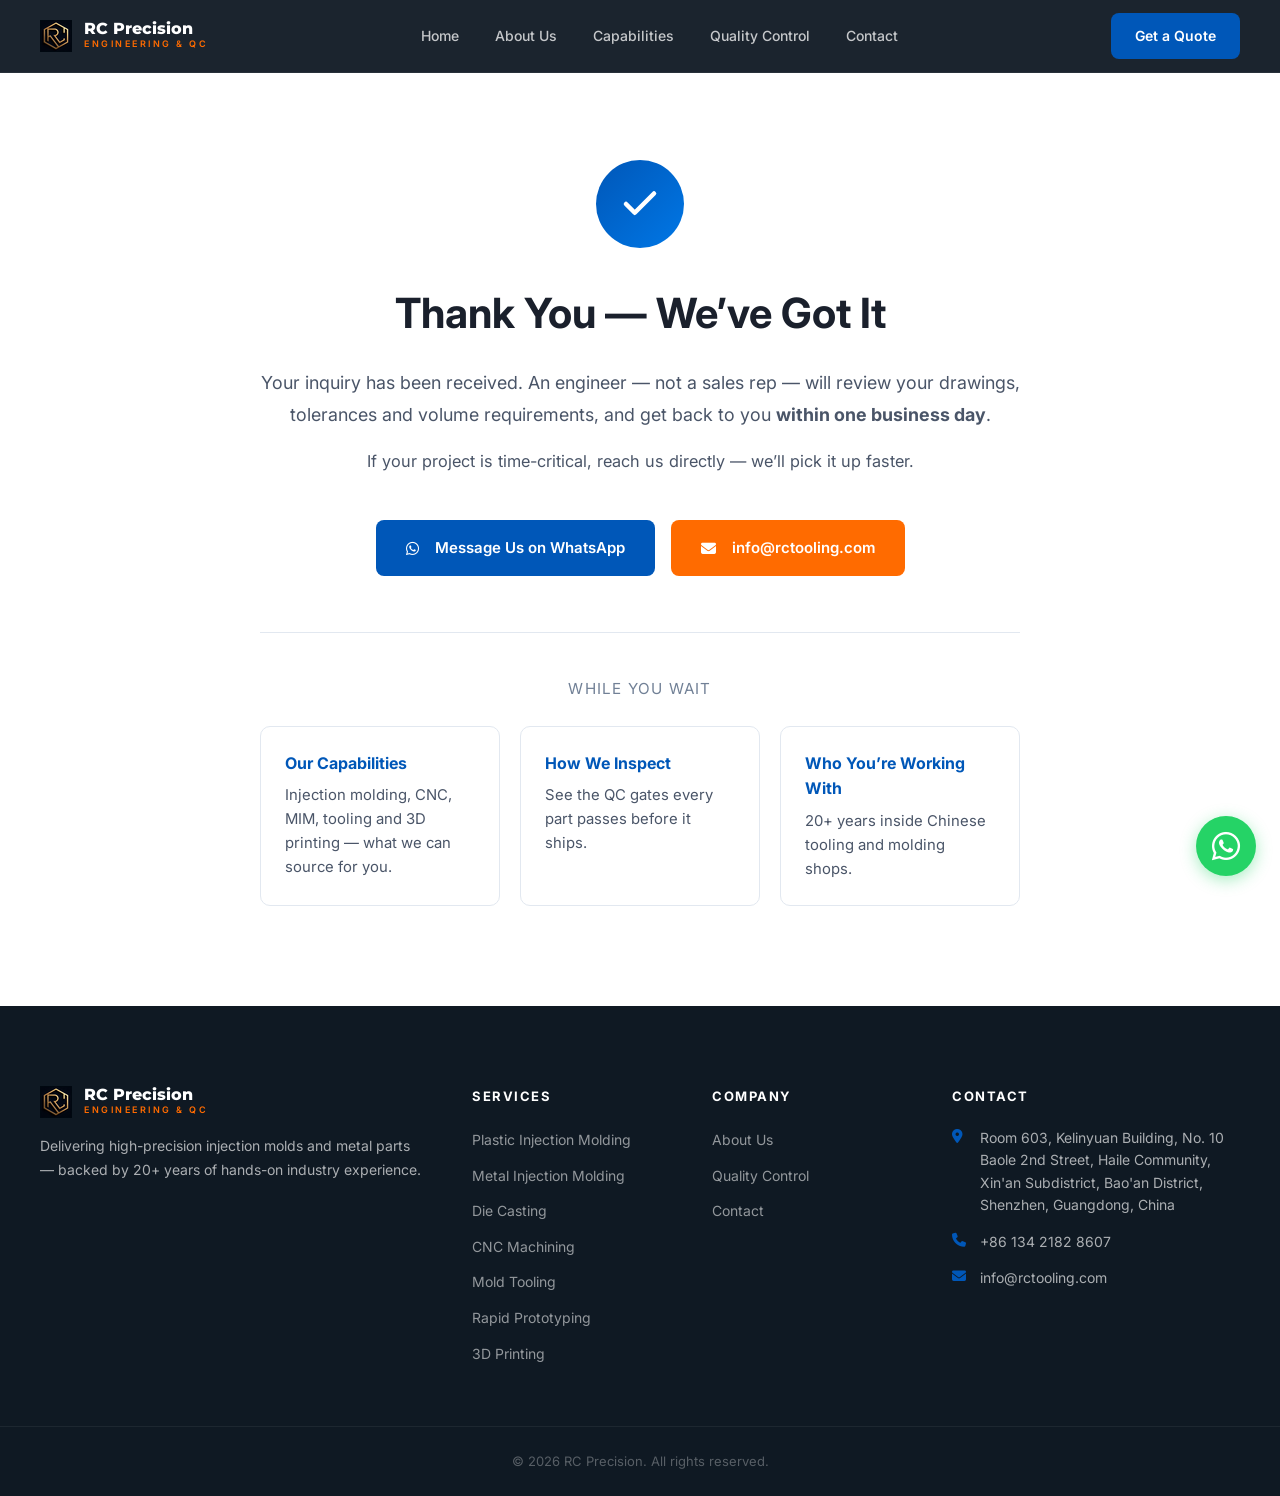
<file: thank-you.html>
<!DOCTYPE html>
<html lang="en">
<head>
<meta charset="UTF-8">
<meta name="viewport" content="width=device-width, initial-scale=1.0">
<title>Thank You | RC Precision</title>
<meta name="description" content="Your inquiry has been received. An engineer from RC Precision will review your project and respond within one business day.">
<meta name="robots" content="noindex, follow">
<link rel="icon" type="image/png" sizes="32x32" href="images/logo-new-32.png">
<link rel="apple-touch-icon" href="images/logo-new-32.png">
<link rel="stylesheet" href="css/style.css">
<link href="https://fonts.googleapis.com/css2?family=Inter:wght@300;400;500;600;700;800&family=Montserrat:wght@700;800;900&display=swap" rel="stylesheet">
<link rel="stylesheet" href="https://cdnjs.cloudflare.com/ajax/libs/font-awesome/6.5.0/css/all.min.css">
<!-- Google Analytics (GA4) — Replace G-XXXXXXXXXX with your real Measurement ID after creating your GA property -->
<script async src="https://www.googletagmanager.com/gtag/js?id=G-XXXXXXXXXX"></script>
<script>
  window.dataLayer = window.dataLayer || [];
  function gtag(){dataLayer.push(arguments);}
  gtag('js', new Date());
  gtag('config', 'G-XXXXXXXXXX');
  // Conversion event — fires when a visitor lands on this page after submitting a form
  gtag('event', 'generate_lead', { event_category: 'Form', event_label: 'thank_you_page' });
</script>
</head>
<body>

<nav class="navbar" id="navbar">
  <div class="container nav-container">
    <div class="logo">
      <img src="images/logo-new-32.png" alt="RC Precision" class="logo-img">
      <div class="logo-text"><span class="logo-main">RC Precision</span><span class="logo-sub">ENGINEERING &amp; QC</span></div>
    </div>
    <ul class="nav-links">
      <li><a href="index.html">Home</a></li>
      <li><a href="about.html">About Us</a></li>
      <li><a href="capabilities.html">Capabilities</a></li>
      <li><a href="quality.html">Quality Control</a></li>
      <li><a href="contact.html">Contact</a></li>
    </ul>
    <a href="rfq.html" class="btn btn-primary nav-cta">Get a Quote</a>
    <div class="hamburger" id="hamburger"><span></span><span></span><span></span></div>
  </div>
</nav>

<section class="section" style="padding-top:160px;min-height:70vh">
  <div class="container">
    <div style="max-width:760px;margin:0 auto;text-align:center">

      <div style="width:88px;height:88px;margin:0 auto 32px;border-radius:50%;background:linear-gradient(135deg,#0057B8,#0077E6);display:flex;align-items:center;justify-content:center">
        <svg width="42" height="42" viewBox="0 0 24 24" fill="none" stroke="#fff" stroke-width="2.6" stroke-linecap="round" stroke-linejoin="round">
          <polyline points="20 6 9 17 4 12"></polyline>
        </svg>
      </div>

      <h1 style="font-size:2.6rem;margin-bottom:20px">Thank You &mdash; We&rsquo;ve Got It</h1>

      <p style="font-size:1.12rem;line-height:1.8;color:#4a5568;margin-bottom:16px">
        Your inquiry has been received. An engineer &mdash; not a sales rep &mdash; will review your
        drawings, tolerances and volume requirements, and get back to you
        <strong>within one business day</strong>.
      </p>

      <p style="font-size:1.02rem;line-height:1.8;color:#4a5568;margin-bottom:44px">
        If your project is time-critical, reach us directly &mdash; we&rsquo;ll pick it up faster.
      </p>

      <div style="display:flex;gap:16px;justify-content:center;flex-wrap:wrap;margin-bottom:56px">
        <a href="https://wa.me/85296503946?text=Hello%2C%20I%20just%20submitted%20an%20inquiry%20through%20rctooling.com" target="_blank" rel="noopener" class="btn btn-primary">
          <i class="fab fa-whatsapp" style="margin-right:8px"></i>Message Us on WhatsApp
        </a>
        <a href="mailto:info@rctooling.com" class="btn btn-secondary">
          <i class="fas fa-envelope" style="margin-right:8px"></i>info@rctooling.com
        </a>
      </div>

      <div style="border-top:1px solid #e2e8f0;padding-top:44px">
        <p style="font-size:.95rem;color:#718096;margin-bottom:24px;text-transform:uppercase;letter-spacing:.08em">While you wait</p>
        <div style="display:grid;grid-template-columns:repeat(auto-fit,minmax(210px,1fr));gap:20px;text-align:left">
          <a href="capabilities.html" style="padding:24px;border:1px solid #e2e8f0;border-radius:10px;text-decoration:none;color:inherit;display:block">
            <div style="font-weight:700;margin-bottom:8px;color:#0057B8">Our Capabilities</div>
            <div style="font-size:.93rem;color:#4a5568;line-height:1.6">Injection molding, CNC, MIM, tooling and 3D printing &mdash; what we can source for you.</div>
          </a>
          <a href="quality.html" style="padding:24px;border:1px solid #e2e8f0;border-radius:10px;text-decoration:none;color:inherit;display:block">
            <div style="font-weight:700;margin-bottom:8px;color:#0057B8">How We Inspect</div>
            <div style="font-size:.93rem;color:#4a5568;line-height:1.6">See the QC gates every part passes before it ships.</div>
          </a>
          <a href="about.html" style="padding:24px;border:1px solid #e2e8f0;border-radius:10px;text-decoration:none;color:inherit;display:block">
            <div style="font-weight:700;margin-bottom:8px;color:#0057B8">Who You&rsquo;re Working With</div>
            <div style="font-size:.93rem;color:#4a5568;line-height:1.6">20+ years inside Chinese tooling and molding shops.</div>
          </a>
        </div>
      </div>

    </div>
  </div>
</section>

<footer class="footer">
  <div class="container footer-grid">
    <div class="footer-brand">
      <div class="logo footer-logo"><img src="images/logo-new-32.png" alt="RC Precision" class="logo-img"><div class="logo-text"><span class="logo-main">RC Precision</span><span class="logo-sub">ENGINEERING &amp; QC</span></div></div>
      <p>Delivering high-precision injection molds and metal parts — backed by 20+ years of hands-on industry experience.</p>
    </div>
    <div class="footer-links"><h5>Services</h5><ul><li><a href="capabilities.html#injection">Plastic Injection Molding</a></li><li><a href="capabilities.html#mim">Metal Injection Molding</a></li><li><a href="capabilities.html#die-casting">Die Casting</a></li><li><a href="capabilities.html#cnc">CNC Machining</a></li><li><a href="capabilities.html#tooling">Mold Tooling</a></li><li><a href="capabilities.html#proto">Rapid Prototyping</a></li><li><a href="capabilities.html#3dprint">3D Printing</a></li></ul></div>
    <div class="footer-links"><h5>Company</h5><ul><li><a href="about.html">About Us</a></li><li><a href="quality.html">Quality Control</a></li><li><a href="contact.html">Contact</a></li></ul></div>
    <div class="footer-contact"><h5>Contact</h5><div class="contact-item"><i class="fas fa-map-marker-alt"></i><span>Room 603, Kelinyuan Building, No. 10 Baole 2nd Street, Haile Community, Xin'an Subdistrict, Bao'an District, Shenzhen, Guangdong, China</span></div><div class="contact-item"><i class="fas fa-phone"></i><span>+86 134 2182 8607</span></div><div class="contact-item"><i class="fas fa-envelope"></i><span>info@rctooling.com</span></div></div>
  </div>
  <div class="footer-bottom"><div class="container"><span>© 2026 RC Precision. All rights reserved.</span></div></div>
</footer>

<!-- WhatsApp Floating Button -->
<a href="https://wa.me/85296503946?text=Hello%2C%20I%27m%20interested%20in%20your%20manufacturing%20services%20and%20would%20like%20to%20discuss%20a%20project." target="_blank" rel="noopener" class="whatsapp-float" aria-label="Chat on WhatsApp">
  <i class="fab fa-whatsapp"></i>
</a>

<script src="js/main.js"></script>
</body>
</html>
</file>
<file: css/style.css>
/* =============================================
   PrecisionTech Manufacturing - Main Stylesheet
   ============================================= */

/* --- Reset & Base --- */
*, *::before, *::after { box-sizing: border-box; margin: 0; padding: 0; }

:root {
  --primary: #0057B8;
  --primary-dark: #003d82;
  --primary-light: #1a6fd4;
  --accent: #FF6B00;
  --accent-light: #ff8c35;
  --dark: #0F1923;
  --dark2: #1a2533;
  --gray-dark: #2d3748;
  --gray: #4a5568;
  --gray-light: #718096;
  --border: #e2e8f0;
  --bg: #f8fafc;
  --white: #ffffff;
  --text: #1a202c;
  --font-main: 'Inter', sans-serif;
  --font-head: 'Montserrat', sans-serif;
  --shadow-sm: 0 2px 8px rgba(0,0,0,0.06);
  --shadow: 0 4px 20px rgba(0,0,0,0.10);
  --shadow-lg: 0 12px 40px rgba(0,0,0,0.16);
  --radius: 12px;
  --radius-lg: 20px;
}

html { scroll-behavior: smooth; }

body {
  font-family: var(--font-main);
  color: var(--text);
  background: var(--white);
  line-height: 1.6;
  overflow-x: hidden;
}

img { max-width: 100%; display: block; }
a { text-decoration: none; color: inherit; transition: all .25s; }
ul { list-style: none; }

/* --- Utility --- */
.container { max-width: 1280px; margin: 0 auto; padding: 0 40px; }
.section { padding: 100px 0; }
.section-header { text-align: center; margin-bottom: 60px; }
.section-tag {
  display: inline-block; font-size: 12px; font-weight: 700;
  letter-spacing: 2px; color: var(--primary);
  background: rgba(0,87,184,.08); padding: 6px 16px;
  border-radius: 20px; margin-bottom: 16px;
}
.section-tag.light { color: rgba(255,255,255,.7); background: rgba(255,255,255,.12); }
.section-title { font-family: var(--font-head); font-size: clamp(28px,3.5vw,44px); font-weight: 800; line-height: 1.2; color: var(--dark); margin-bottom: 16px; }
.section-desc { font-size: 17px; color: var(--gray); max-width: 600px; margin: 0 auto; line-height: 1.7; }

/* --- Buttons --- */
.btn {
  display: inline-flex; align-items: center; gap: 8px;
  padding: 14px 28px; border-radius: 8px; font-weight: 600;
  font-size: 15px; cursor: pointer; transition: all .25s;
  border: 2px solid transparent;
}
.btn-primary { background: var(--primary); color: var(--white); }
.btn-primary:hover { background: var(--primary-dark); transform: translateY(-2px); box-shadow: 0 8px 24px rgba(0,87,184,.35); }
.btn-outline { border-color: rgba(255,255,255,.6); color: var(--white); background: rgba(255,255,255,.08); backdrop-filter: blur(4px); }
.btn-outline:hover { background: rgba(255,255,255,.18); border-color: var(--white); }
.btn-outline-light { border-color: rgba(255,255,255,.5); color: var(--white); }
.btn-outline-light:hover { background: rgba(255,255,255,.15); }
.btn-secondary { background: var(--accent); color: var(--white); }
.btn-secondary:hover { background: var(--accent-light); transform: translateY(-2px); }
.btn-ghost { border-color: var(--primary); color: var(--primary); }
.btn-ghost:hover { background: var(--primary); color: var(--white); }
.btn-lg { padding: 18px 36px; font-size: 16px; }
.btn-sm { padding: 10px 20px; font-size: 14px; }

/* --- Navbar --- */
.navbar {
  position: fixed; top: 0; left: 0; right: 0; z-index: 1000;
  background: rgba(15,25,35,.95); backdrop-filter: blur(12px);
  border-bottom: 1px solid rgba(255,255,255,.06);
  transition: all .3s;
}
.navbar.scrolled { background: rgba(10,18,26,0.98); box-shadow: 0 4px 24px rgba(0,0,0,.3); }
.nav-container { display: flex; align-items: center; justify-content: space-between; height: 72px; }
.logo { display: flex; align-items: center; gap: 12px; }
.logo-icon { width: 40px; height: 40px; display: inline-flex; align-items: center; justify-content: center; line-height: 0; }
.logo-icon img { width: 100%; height: 100%; display: block; }
.logo-main { display: block; font-family: var(--font-head); font-size: 16px; font-weight: 800; color: var(--white); line-height: 1; }
.logo-sub { display: block; font-size: 9px; font-weight: 600; letter-spacing: 2.5px; color: var(--accent); }
.nav-links { display: flex; gap: 4px; }
.nav-links a {
  padding: 8px 16px; border-radius: 6px; font-size: 14px; font-weight: 500;
  color: rgba(255,255,255,.75);
}
.nav-links a:hover, .nav-links a.active { color: var(--white); background: rgba(255,255,255,.08); }
.nav-cta { font-size: 14px; padding: 10px 22px; }
.hamburger { display: none; flex-direction: column; gap: 5px; cursor: pointer; padding: 4px; }
.hamburger span { display: block; width: 22px; height: 2px; background: white; border-radius: 2px; transition: .3s; }

/* --- Hero --- */
/* 左右分栏：左侧纯白承载文案（固定 600px 视觉宽度），右侧完整展示拼贴图。
   图片用 object-fit:contain → 永不裁切，且图片自带白底，四周"留白"与画布同色，
   看不出边界。不再使用渐变遮罩，因此左侧图内容不会被冲淡。 */
.hero {
  position: relative; display: grid;
  grid-template-columns: 1fr 1fr; align-items: center;
  background: var(--white); padding: 96px 0 56px; overflow: hidden;
}
.hero-bg {
  position: relative; grid-column: 2; grid-row: 1;
  align-self: center; display: flex; align-items: center;
  padding-right: 24px;
}
.hero-img { width: 100%; height: 100%; max-height: 76vh; object-fit: contain; object-position: right center; }
.hero-overlay { display: none; }
.hero-content {
  grid-column: 1; grid-row: 1; position: relative; z-index: 2;
  width: 100%; max-width: none; margin: 0;
  padding-left: calc(max((100vw - 1280px) / 2, 0px) + 40px);
  padding-right: 32px;
}
.hero-badge {
  display: inline-flex; align-items: center; gap: 8px;
  background: rgba(0,87,184,.08); border: 1px solid rgba(0,87,184,.28);
  color: var(--primary); font-size: 12px; font-weight: 700; letter-spacing: 2px;
  padding: 7px 16px; border-radius: 30px; margin-bottom: 22px;
}
.hero-title {
  font-family: var(--font-head); font-size: clamp(32px, 3vw, 52px);
  font-weight: 900; color: var(--dark); line-height: 1.12; margin-bottom: 20px;
}
.hero-title .accent { color: var(--accent); }
.hero-desc { font-size: 17px; color: var(--gray); line-height: 1.65; margin-bottom: 32px; max-width: 540px; }
/* 白底 hero 专用：描边按钮改为深色描边（不影响其他页面的 .btn-outline） */
.hero .btn-outline { border-color: rgba(15,25,35,.35); color: var(--dark); background: transparent; backdrop-filter: none; }
.hero .btn-outline:hover { background: var(--dark); border-color: var(--dark); color: var(--white); }
.hero-actions { display: flex; gap: 14px; margin-bottom: 40px; flex-wrap: wrap; }
/* 三等分单行：分栏布局下左栏只剩 ~560px，flex 会把第三个数据挤到第二行。
   改 grid 等分列，竖线用 border-left 画，删掉实体 .stat-divider 元素。 */
.hero-stats { display: grid; grid-template-columns: max-content max-content minmax(0, 1fr); align-items: start; }
.hero-stats .stat { padding-right: 20px; }
.hero-stats .stat ~ .stat { padding-left: 20px; border-left: 1px solid rgba(15,25,35,.12); }
.hero-stats .stat-divider { display: none; }
.stat-num { display: block; font-family: var(--font-head); font-size: 30px; font-weight: 900; color: var(--dark); line-height: 1; white-space: nowrap; }
.stat-num small { font-size: 16px; }
.stat-label { display: block; font-size: 11px; font-weight: 500; color: var(--gray-light); letter-spacing: .3px; margin-top: 6px; line-height: 1.45; }
/* 分栏布局下不再需要滚动提示 */
.hero-scroll { display: none !important; }

/* --- Services Overview --- */
.services-overview { background: var(--bg); }
.services-grid { display: grid; grid-template-columns: repeat(2, 1fr); gap: 28px; margin-bottom: 40px; }
.service-card {
  background: var(--white); border-radius: var(--radius-lg);
  overflow: hidden; box-shadow: var(--shadow);
  transition: transform .3s, box-shadow .3s;
}
.service-card:hover { transform: translateY(-6px); box-shadow: var(--shadow-lg); }
.service-img { position: relative; aspect-ratio: 8 / 5; overflow: hidden; }
.service-img img { width: 100%; height: 100%; object-fit: cover; transition: transform .5s; }
.service-card:hover .service-img img { transform: scale(1.05); }
.service-img-overlay { position: absolute; inset: 0; background: linear-gradient(to top, rgba(0,0,0,.5) 0%, transparent 60%); }
.service-content { padding: 32px; }
.service-icon { width: 48px; height: 48px; background: rgba(0,87,184,.1); border-radius: 10px; display: flex; align-items: center; justify-content: center; color: var(--primary); font-size: 20px; margin-bottom: 16px; }
.service-content h3 { font-family: var(--font-head); font-size: 22px; font-weight: 700; color: var(--dark); margin-bottom: 12px; }
.service-content p { color: var(--gray); font-size: 15px; line-height: 1.7; margin-bottom: 20px; }
.service-list { display: flex; flex-direction: column; gap: 8px; margin-bottom: 24px; }
.service-list li { display: flex; align-items: center; gap: 10px; font-size: 14px; color: var(--gray-dark); }
.service-list li i { color: var(--primary); font-size: 12px; }
.service-link { display: inline-flex; align-items: center; gap: 8px; color: var(--primary); font-weight: 600; font-size: 14px; }
.service-link:hover { gap: 12px; color: var(--primary-dark); }

.mini-services { display: grid; grid-template-columns: repeat(4, 1fr); gap: 20px; }
.mini-service {
  background: var(--white); border-radius: var(--radius); padding: 28px 24px;
  border: 1px solid var(--border); transition: all .3s;
  text-align: left;
}
.mini-service:hover { border-color: var(--primary); box-shadow: 0 4px 20px rgba(0,87,184,.1); transform: translateY(-3px); }
.mini-icon { width: 44px; height: 44px; background: rgba(0,87,184,.08); border-radius: 10px; display: flex; align-items: center; justify-content: center; color: var(--primary); font-size: 18px; margin-bottom: 14px; }
.mini-service h4 { font-size: 16px; font-weight: 700; color: var(--dark); margin-bottom: 8px; }
.mini-service p { font-size: 13px; color: var(--gray); line-height: 1.6; margin-bottom: 14px; }
.mini-service a { font-size: 13px; font-weight: 600; color: var(--primary); }
.mini-service a:hover { color: var(--accent); }

/* --- Why Us Dark Section --- */
.dark-section { background: var(--dark); color: var(--white); }
.why-us-inner { display: grid; grid-template-columns: 1fr 1fr; gap: 80px; align-items: center; }
.why-us-left h2 { font-family: var(--font-head); font-size: clamp(26px,3vw,40px); font-weight: 800; line-height: 1.2; margin-bottom: 20px; }
.why-us-left p { color: rgba(255,255,255,.65); font-size: 16px; line-height: 1.7; margin-bottom: 40px; }
.why-features { display: flex; flex-direction: column; gap: 28px; margin-bottom: 40px; }
.why-feature { display: flex; gap: 18px; align-items: flex-start; }
.why-icon { width: 44px; height: 44px; min-width: 44px; background: rgba(0,87,184,.25); border: 1px solid rgba(0,87,184,.4); border-radius: 10px; display: flex; align-items: center; justify-content: center; color: #7EC8FF; font-size: 16px; }
.why-feature h4 { font-size: 16px; font-weight: 600; color: var(--white); margin-bottom: 4px; }
.why-feature p { font-size: 14px; color: rgba(255,255,255,.55); line-height: 1.6; }
.why-img-grid { position: relative; }
.why-img-main { width: 100%; border-radius: var(--radius-lg); object-fit: cover; height: 340px; }
.why-img-small { width: 60%; border-radius: var(--radius); margin-top: -80px; margin-left: auto; border: 4px solid var(--dark); height: 200px; object-fit: cover; position: relative; z-index: 2; }
.why-badge {
  position: absolute; bottom: 20px; left: 20px;
  background: var(--accent); color: white;
  padding: 14px 20px; border-radius: 10px;
  display: flex; align-items: center; gap: 12px;
  font-size: 13px; font-weight: 600; line-height: 1.4;
  box-shadow: 0 8px 24px rgba(255,107,0,.4); z-index: 3;
}
.why-badge i { font-size: 22px; }

/* --- Materials --- */
.materials { background: var(--white); }
.materials-tabs { display: grid; grid-template-columns: 1fr 1fr; gap: 32px; }
.mat-category { background: var(--bg); border-radius: var(--radius); padding: 32px; }
.mat-category h4 { font-size: 16px; font-weight: 700; color: var(--dark); margin-bottom: 20px; display: flex; align-items: center; gap: 10px; }
.mat-category h4 i { color: var(--primary); }
.mat-chips { display: flex; flex-wrap: wrap; gap: 10px; }
.mat-chips span { background: var(--white); border: 1px solid var(--border); padding: 8px 16px; border-radius: 30px; font-size: 13px; font-weight: 500; color: var(--gray-dark); transition: all .2s; cursor: default; }
.mat-chips span:hover { background: var(--primary); color: white; border-color: var(--primary); }
.mat-chips.metal span:hover { background: var(--dark2); border-color: var(--dark2); }

/* --- Industries --- */
.industries { background: var(--bg); }
.industries-grid { display: grid; grid-template-columns: repeat(3, 1fr); gap: 24px; }
.industry-card {
  background: var(--white); border-radius: var(--radius); padding: 36px 28px;
  text-align: center; border: 1px solid var(--border); transition: all .3s;
}
.industry-card:hover { border-color: var(--primary); box-shadow: var(--shadow); transform: translateY(-4px); }
.ind-icon { width: 60px; height: 60px; background: rgba(0,87,184,.08); border-radius: 14px; display: flex; align-items: center; justify-content: center; color: var(--primary); font-size: 24px; margin: 0 auto 18px; transition: .3s; }
.industry-card:hover .ind-icon { background: var(--primary); color: white; }
.industry-card h4 { font-size: 17px; font-weight: 700; color: var(--dark); margin-bottom: 10px; }
.industry-card p { font-size: 14px; color: var(--gray); line-height: 1.6; }

/* --- CTA Banner --- */
.cta-banner { position: relative; padding: 100px 0; overflow: hidden; }
.cta-bg { position: absolute; inset: 0; }
.cta-bg img { width: 100%; height: 100%; object-fit: cover; }
.cta-overlay { position: absolute; inset: 0; background: linear-gradient(135deg, rgba(0,57,130,.92) 0%, rgba(0,87,184,.88) 100%); }
.cta-content { position: relative; z-index: 2; text-align: center; color: var(--white); }
.cta-content h2 { font-family: var(--font-head); font-size: clamp(28px,3.5vw,46px); font-weight: 800; margin-bottom: 16px; }
.cta-content p { font-size: 18px; color: rgba(255,255,255,.8); margin-bottom: 40px; }
.cta-actions { display: flex; gap: 16px; justify-content: center; flex-wrap: wrap; }

/* --- Footer --- */
.footer { background: var(--dark); color: rgba(255,255,255,.65); padding: 80px 0 0; }
.footer-grid { display: grid; grid-template-columns: 2fr 1fr 1fr 1.5fr; gap: 48px; margin-bottom: 60px; }
.footer-logo { margin-bottom: 16px; }
.footer-brand p { font-size: 14px; line-height: 1.7; margin-bottom: 24px; }
.social-links { display: flex; gap: 12px; }
.social-links a { width: 38px; height: 38px; background: rgba(255,255,255,.08); border-radius: 8px; display: flex; align-items: center; justify-content: center; font-size: 15px; color: rgba(255,255,255,.6); transition: .2s; }
.social-links a:hover { background: var(--primary); color: white; }
.footer-links h5, .footer-contact h5 { font-size: 13px; font-weight: 700; letter-spacing: 1.5px; text-transform: uppercase; color: var(--white); margin-bottom: 20px; }
.footer-links ul { display: flex; flex-direction: column; gap: 10px; }
.footer-links a { font-size: 14px; color: rgba(255,255,255,.55); }
.footer-links a:hover { color: var(--white); padding-left: 4px; }
.contact-item { display: flex; align-items: flex-start; gap: 12px; margin-bottom: 14px; font-size: 14px; }
.contact-item i { color: var(--primary); font-size: 14px; margin-top: 2px; min-width: 16px; }
.footer-bottom { border-top: 1px solid rgba(255,255,255,.06); padding: 24px 0; }
.footer-bottom .container { display: flex; justify-content: center; }
.footer-bottom span { font-size: 13px; color: rgba(255,255,255,.3); }

/* =============================================
   ABOUT PAGE
   ============================================= */
.page-hero {
  padding: 160px 0 80px; background: var(--dark);
  text-align: center; color: white;
  position: relative; overflow: hidden;
}
.page-hero::before {
  content: ''; position: absolute; top: -50%; left: -50%;
  width: 200%; height: 200%;
  background: radial-gradient(ellipse at center, rgba(0,87,184,.2) 0%, transparent 60%);
}
.page-hero-content { position: relative; z-index: 2; }
.page-hero-tag { display: inline-block; background: rgba(0,87,184,.3); border: 1px solid rgba(0,87,184,.5); color: #7EC8FF; font-size: 12px; font-weight: 700; letter-spacing: 2px; padding: 7px 18px; border-radius: 20px; margin-bottom: 20px; }
.page-hero h1 { font-family: var(--font-head); font-size: clamp(32px,4.5vw,56px); font-weight: 900; line-height: 1.1; margin-bottom: 20px; }
.page-hero p { font-size: 18px; color: rgba(255,255,255,.7); max-width: 600px; margin: 0 auto; }

.about-story { background: var(--white); }
.about-story-inner { display: grid; grid-template-columns: 1fr 1fr; gap: 80px; align-items: center; }
.about-img-wrap { position: relative; }
.about-img-main { width: 100%; border-radius: var(--radius-lg); height: 420px; object-fit: cover; }
.about-img-badge { position: absolute; bottom: -20px; right: -20px; background: var(--primary); color: white; padding: 20px 28px; border-radius: var(--radius); text-align: center; box-shadow: var(--shadow-lg); }
.about-img-badge .big-num { display: block; font-family: var(--font-head); font-size: 42px; font-weight: 900; line-height: 1; }
.about-img-badge .big-label { display: block; font-size: 13px; font-weight: 600; opacity: .85; margin-top: 4px; }
.about-story-text h2 { font-family: var(--font-head); font-size: clamp(26px,3vw,38px); font-weight: 800; color: var(--dark); margin-bottom: 20px; }
.about-story-text p { color: var(--gray); font-size: 16px; line-height: 1.75; margin-bottom: 16px; }
.about-story-text strong { color: var(--dark); }

.about-values { background: var(--bg); }
.values-grid { display: grid; grid-template-columns: repeat(3, 1fr); gap: 28px; }
.value-card { background: var(--white); border-radius: var(--radius); padding: 36px 28px; border-top: 3px solid var(--primary); }
.val-icon { width: 52px; height: 52px; background: rgba(0,87,184,.08); border-radius: 12px; display: flex; align-items: center; justify-content: center; color: var(--primary); font-size: 22px; margin-bottom: 20px; }
.value-card h3 { font-size: 18px; font-weight: 700; color: var(--dark); margin-bottom: 10px; }
.value-card p { font-size: 14px; color: var(--gray); line-height: 1.7; }

.about-team { background: var(--white); }
.team-intro { max-width: 700px; margin: 0 auto 60px; text-align: center; }
.team-img-full { width: 100%; border-radius: var(--radius-lg); height: 400px; object-fit: cover; }

.about-numbers { background: var(--primary); color: white; padding: 80px 0; }
.numbers-grid { display: grid; grid-template-columns: repeat(4, 1fr); gap: 40px; text-align: center; }
.num-item .big { display: block; font-family: var(--font-head); font-size: 52px; font-weight: 900; line-height: 1; margin-bottom: 10px; }
.num-item .label { font-size: 15px; font-weight: 600; opacity: .85; }

/* =============================================
   CAPABILITIES PAGE
   ============================================= */
.capabilities-nav { background: var(--white); border-bottom: 1px solid var(--border); position: sticky; top: 72px; z-index: 100; }
.cap-nav-inner { display: flex; gap: 4px; padding: 0; overflow-x: auto; }
.cap-nav-item { padding: 16px 24px; font-size: 14px; font-weight: 600; color: var(--gray); white-space: nowrap; border-bottom: 3px solid transparent; cursor: pointer; transition: .2s; }
.cap-nav-item:hover, .cap-nav-item.active { color: var(--primary); border-bottom-color: var(--primary); }

.cap-section { padding: 100px 0; }
.cap-section:nth-child(even) { background: var(--bg); }
.cap-inner { display: grid; grid-template-columns: 1fr 1fr; gap: 80px; align-items: center; }
.cap-inner.reverse { direction: rtl; }
.cap-inner.reverse > * { direction: ltr; }
.cap-img { border-radius: var(--radius-lg); overflow: hidden; height: 400px; }
.cap-img img { width: 100%; height: 100%; object-fit: cover; }
.cap-tag { display: inline-block; font-size: 11px; font-weight: 700; letter-spacing: 2px; color: var(--primary); background: rgba(0,87,184,.08); padding: 5px 14px; border-radius: 20px; margin-bottom: 16px; }
.cap-text h2 { font-family: var(--font-head); font-size: clamp(24px,2.5vw,34px); font-weight: 800; color: var(--dark); margin-bottom: 16px; }
.cap-text p { color: var(--gray); font-size: 15px; line-height: 1.75; margin-bottom: 20px; }
.cap-features { display: grid; grid-template-columns: 1fr 1fr; gap: 14px; margin-bottom: 28px; }
.cap-feat { display: flex; align-items: flex-start; gap: 10px; }
.cap-feat i { color: var(--primary); font-size: 13px; margin-top: 3px; }
.cap-feat span { font-size: 14px; color: var(--gray-dark); line-height: 1.5; }

.specs-grid { display: grid; grid-template-columns: repeat(4, 1fr); gap: 20px; margin: 60px 0 0; }
.spec-item { text-align: center; background: var(--white); border-radius: var(--radius); padding: 28px 16px; border: 1px solid var(--border); }
.spec-num { display: block; font-family: var(--font-head); font-size: 28px; font-weight: 800; color: var(--primary); margin-bottom: 8px; }
.spec-label { font-size: 13px; color: var(--gray); line-height: 1.5; }

/* =============================================
   QUALITY PAGE
   ============================================= */
.quality-intro { display: grid; grid-template-columns: 1fr 1fr; gap: 80px; align-items: center; }
.quality-img { border-radius: var(--radius-lg); overflow: hidden; height: 420px; }
.quality-img img { width: 100%; height: 100%; object-fit: cover; }
.quality-text h2 { font-family: var(--font-head); font-size: clamp(26px,3vw,38px); font-weight: 800; color: var(--dark); margin-bottom: 20px; }
.quality-text p { color: var(--gray); font-size: 16px; line-height: 1.75; margin-bottom: 16px; }
.quality-checks { display: grid; grid-template-columns: 1fr 1fr; gap: 14px; margin-top: 24px; }
.q-check { display: flex; align-items: center; gap: 10px; padding: 12px 16px; background: rgba(0,87,184,.05); border-radius: 8px; }
.q-check i { color: var(--primary); }
.q-check span { font-size: 14px; font-weight: 500; color: var(--dark); }

.equipment-grid { display: grid; grid-template-columns: repeat(3, 1fr); gap: 28px; }
.equip-card { background: var(--white); border-radius: var(--radius); padding: 32px 28px; border: 1px solid var(--border); transition: all .3s; }
.equip-card:hover { border-color: var(--primary); box-shadow: var(--shadow); transform: translateY(-3px); }
.equip-icon { width: 52px; height: 52px; background: rgba(0,87,184,.08); border-radius: 12px; display: flex; align-items: center; justify-content: center; color: var(--primary); font-size: 22px; margin-bottom: 18px; }
.equip-card h3 { font-size: 18px; font-weight: 700; color: var(--dark); margin-bottom: 10px; }
.equip-card p { font-size: 14px; color: var(--gray); line-height: 1.7; }

.process-steps { display: grid; grid-template-columns: repeat(5, 1fr); gap: 0; position: relative; }
.process-steps::before { content: ''; position: absolute; top: 28px; left: 10%; right: 10%; height: 2px; background: var(--border); z-index: 0; }
.process-step { text-align: center; position: relative; z-index: 1; padding: 0 10px; }
.step-num { width: 56px; height: 56px; background: var(--primary); border-radius: 50%; display: flex; align-items: center; justify-content: center; font-family: var(--font-head); font-size: 18px; font-weight: 800; color: white; margin: 0 auto 18px; box-shadow: 0 4px 12px rgba(0,87,184,.3); }
.process-step h4 { font-size: 14px; font-weight: 700; color: var(--dark); margin-bottom: 8px; }
.process-step p { font-size: 12px; color: var(--gray); line-height: 1.5; }

/* =============================================
   CONTACT PAGE
   ============================================= */
.contact-wrap { display: grid; grid-template-columns: 1fr 1.4fr; gap: 60px; }
.contact-info h2 { font-family: var(--font-head); font-size: 32px; font-weight: 800; color: var(--dark); margin-bottom: 16px; }
.contact-info p { color: var(--gray); font-size: 16px; line-height: 1.7; margin-bottom: 32px; }
.contact-details { display: flex; flex-direction: column; gap: 20px; margin-bottom: 36px; }
.contact-detail { display: flex; gap: 16px; align-items: flex-start; }
.cd-icon { width: 46px; height: 46px; min-width: 46px; background: rgba(0,87,184,.08); border-radius: 10px; display: flex; align-items: center; justify-content: center; color: var(--primary); font-size: 17px; }
.cd-label { font-size: 12px; font-weight: 700; text-transform: uppercase; letter-spacing: 1px; color: var(--gray-light); margin-bottom: 4px; }
.cd-value { font-size: 15px; font-weight: 600; color: var(--dark); }

.contact-form-wrap { background: var(--bg); border-radius: var(--radius-lg); padding: 48px; }
.contact-form-wrap h3 { font-family: var(--font-head); font-size: 24px; font-weight: 700; color: var(--dark); margin-bottom: 28px; }
.form-row { display: grid; grid-template-columns: 1fr 1fr; gap: 20px; margin-bottom: 20px; }
.form-group { display: flex; flex-direction: column; gap: 6px; margin-bottom: 20px; }
.form-group label { font-size: 13px; font-weight: 600; color: var(--gray-dark); }
.form-group input, .form-group select, .form-group textarea {
  padding: 13px 16px; border: 1.5px solid var(--border); border-radius: 8px;
  font-size: 15px; font-family: var(--font-main); color: var(--text);
  background: var(--white); transition: border-color .2s;
  outline: none;
}
.form-group input:focus, .form-group select:focus, .form-group textarea:focus { border-color: var(--primary); box-shadow: 0 0 0 3px rgba(0,87,184,.1); }
.form-group textarea { resize: vertical; min-height: 120px; }
.form-submit { width: 100%; padding: 16px; font-size: 16px; }

/* =============================================
   RESPONSIVE
   ============================================= */
/* 平板及以下：改为上下堆叠，图片移到文案下方，仍然完整显示不裁切 */
@media (max-width: 1024px) {
  .hero { grid-template-columns: 1fr; row-gap: 32px; padding: 96px 0 48px; }
  .hero-content { grid-column: 1; grid-row: 1; padding-left: 40px; padding-right: 40px; }
  .hero-bg { grid-column: 1; grid-row: 2; padding: 0 40px; }
  .hero-img { max-height: none; }
}
@media (max-width: 768px) {
  .hero-content { padding-left: 20px; padding-right: 20px; }
  .hero-bg { padding: 0 20px; }
  /* 手机上三等分太窄，"±0.005mm" 会溢出 → 改为竖排，竖线改横线 */
  .hero-stats { grid-template-columns: 1fr; gap: 16px 0; }
  .hero-stats .stat { padding-right: 0; }
  .hero-stats .stat ~ .stat { padding-left: 0; padding-top: 16px; border-left: 0; border-top: 1px solid rgba(15,25,35,.12); }
  .stat-num { font-size: 26px; }
  /* 徽标原文 ~404px 宽，390 宽屏会被折成两行 → 收紧字距保持单行 */
  .hero-badge { font-size: 11px; letter-spacing: .8px; padding: 6px 12px; margin-bottom: 18px; }
}

@media (max-width: 1024px) {
  .services-grid { grid-template-columns: 1fr; }
  .mini-services { grid-template-columns: repeat(2, 1fr); }
  .why-us-inner { grid-template-columns: 1fr; gap: 48px; }
  .materials-tabs { grid-template-columns: 1fr; }
  .industries-grid { grid-template-columns: repeat(2, 1fr); }
  .about-story-inner, .quality-intro { grid-template-columns: 1fr; gap: 48px; }
  .cap-inner { grid-template-columns: 1fr; gap: 40px; }
  .cap-inner.reverse { direction: ltr; }
  .numbers-grid { grid-template-columns: repeat(2, 1fr); }
  .specs-grid { grid-template-columns: repeat(2, 1fr); }
  .process-steps { grid-template-columns: repeat(3, 1fr); gap: 24px; }
  .process-steps::before { display: none; }
  .equipment-grid { grid-template-columns: repeat(2, 1fr); }
  .contact-wrap { grid-template-columns: 1fr; }
  .footer-grid { grid-template-columns: 1fr 1fr; }
}

@media (max-width: 768px) {
  .container { padding: 0 20px; }
  .section { padding: 70px 0; }
  .nav-links, .nav-cta { display: none; }
  .hamburger { display: flex; }
  .hero-title { font-size: 36px; }
  .mini-services { grid-template-columns: 1fr; }
  .industries-grid { grid-template-columns: 1fr; }
  .values-grid { grid-template-columns: 1fr; }
  .numbers-grid { grid-template-columns: 1fr 1fr; gap: 24px; }
  .process-steps { grid-template-columns: 1fr 1fr; }
  .equipment-grid { grid-template-columns: 1fr; }
  .form-row { grid-template-columns: 1fr; }
  .footer-grid { grid-template-columns: 1fr; }
  .about-img-badge { right: 10px; bottom: 10px; }
}

/* Mobile nav overlay */
.nav-mobile-open .nav-links {
  display: flex; flex-direction: column;
  position: fixed; top: 72px; left: 0; right: 0;
  background: rgba(15,25,35,.98); padding: 20px;
  border-bottom: 1px solid rgba(255,255,255,.08);
  z-index: 999;
}
.nav-mobile-open .nav-cta { display: none; }

/* Scroll animation */
.fade-in { opacity: 0; transform: translateY(30px); transition: opacity .6s, transform .6s; }
.fade-in.visible { opacity: 1; transform: none; }

/* --- Mission Block --- */
.about-mission { padding-bottom: 80px; }
.mission-block {
  background: linear-gradient(135deg, var(--dark) 0%, #0a2a5e 100%);
  border-radius: var(--radius-lg);
  padding: 64px 72px;
  text-align: center;
  position: relative;
  overflow: hidden;
}
.mission-block::before {
  content: '';
  position: absolute;
  top: -80px; right: -80px;
  width: 320px; height: 320px;
  background: radial-gradient(circle, rgba(0,87,184,.35) 0%, transparent 70%);
  pointer-events: none;
}
.mission-block::after {
  content: '';
  position: absolute;
  bottom: -60px; left: -60px;
  width: 240px; height: 240px;
  background: radial-gradient(circle, rgba(255,107,0,.2) 0%, transparent 70%);
  pointer-events: none;
}
.mission-icon {
  width: 72px; height: 72px;
  background: var(--accent);
  border-radius: 50%;
  display: flex; align-items: center; justify-content: center;
  font-size: 28px; color: white;
  margin: 0 auto 20px;
}
.mission-tag {
  font-size: 12px; font-weight: 700; letter-spacing: 2.5px;
  color: var(--accent);
  margin-bottom: 20px;
}
.mission-quote {
  font-family: var(--font-head);
  font-size: clamp(22px, 3.5vw, 34px);
  font-weight: 800;
  color: white;
  line-height: 1.3;
  margin-bottom: 24px;
  position: relative; z-index: 1;
  quotes: '"' '"';
}
.mission-quote::before { content: open-quote; color: var(--accent); margin-right: 4px; }
.mission-quote::after  { content: close-quote; color: var(--accent); margin-left: 4px; }
.mission-desc {
  font-size: 16px;
  color: rgba(255,255,255,.72);
  max-width: 640px;
  margin: 0 auto;
  line-height: 1.8;
  position: relative; z-index: 1;
}

/* --- Values Grid 4-col --- */
.values-grid-4 {
  grid-template-columns: repeat(4, 1fr) !important;
}
@media (max-width: 900px) {
  .values-grid-4 { grid-template-columns: repeat(2, 1fr) !important; }
}
@media (max-width: 540px) {
  .values-grid-4 { grid-template-columns: 1fr !important; }
  .mission-block { padding: 40px 24px; }
}

/* --- MIM Materials Tags --- */
.mim-materials {
  margin: 24px 0 28px;
}
.mim-mat-label {
  font-size: 13px;
  font-weight: 700;
  color: var(--text-muted, #6b7280);
  text-transform: uppercase;
  letter-spacing: 1px;
  margin-bottom: 12px;
}
.mim-mat-tags {
  display: flex;
  flex-wrap: wrap;
  gap: 8px;
}
.mim-mat-tags span {
  background: rgba(0,87,184,.1);
  color: var(--primary, #0057B8);
  border: 1px solid rgba(0,87,184,.25);
  border-radius: 20px;
  padding: 5px 14px;
  font-size: 13px;
  font-weight: 600;
}

/* --- MIM Industries Callout --- */
.mim-industries {
  margin-top: 60px;
  background: linear-gradient(135deg, var(--dark, #0d1b2a) 0%, #0a2a5e 100%);
  border-radius: 16px;
  padding: 48px 40px;
}
.mim-ind-title {
  text-align: center;
  color: #fff;
  font-size: clamp(18px, 2.5vw, 24px);
  font-weight: 800;
  margin-bottom: 36px;
}
.mim-ind-grid {
  display: grid;
  grid-template-columns: repeat(4, 1fr);
  gap: 24px;
}
.mim-ind-item {
  text-align: center;
  padding: 24px 16px;
  background: rgba(255,255,255,.06);
  border-radius: 12px;
  border: 1px solid rgba(255,255,255,.1);
  transition: transform .25s, background .25s;
}
.mim-ind-item:hover {
  transform: translateY(-4px);
  background: rgba(0,87,184,.25);
}
.mim-ind-icon {
  width: 52px; height: 52px;
  background: var(--accent, #FF6B00);
  border-radius: 50%;
  display: flex; align-items: center; justify-content: center;
  font-size: 22px; color: #fff;
  margin: 0 auto 14px;
}
.mim-ind-name {
  color: #fff;
  font-weight: 700;
  font-size: 15px;
  margin-bottom: 8px;
}
.mim-ind-desc {
  color: rgba(255,255,255,.65);
  font-size: 13px;
  line-height: 1.5;
}
@media (max-width: 768px) {
  .mim-ind-grid { grid-template-columns: repeat(2, 1fr); }
  .mim-industries { padding: 32px 20px; }
}
@media (max-width: 480px) {
  .mim-ind-grid { grid-template-columns: 1fr; }
}

/* --- WhatsApp Floating Button --- */
.whatsapp-float {
  position: fixed;
  bottom: 24px;
  right: 24px;
  z-index: 9999;
  display: flex;
  align-items: center;
  justify-content: center;
  width: 60px;
  height: 60px;
  background-color: #25D366;
  border-radius: 50%;
  box-shadow: 0 4px 16px rgba(37, 211, 102, 0.4);
  transition: all 0.3s ease;
  animation: whatsapp-pulse 2.5s infinite;
}
.whatsapp-float:hover {
  transform: scale(1.1);
  box-shadow: 0 6px 24px rgba(37, 211, 102, 0.6);
}
.whatsapp-float i {
  color: #fff;
  font-size: 32px;
}
@keyframes whatsapp-pulse {
  0% { box-shadow: 0 4px 16px rgba(37, 211, 102, 0.4), 0 0 0 0 rgba(37, 211, 102, 0.3); }
  70% { box-shadow: 0 4px 16px rgba(37, 211, 102, 0.4), 0 0 0 16px rgba(37, 211, 102, 0); }
  100% { box-shadow: 0 4px 16px rgba(37, 211, 102, 0.4), 0 0 0 0 rgba(37, 211, 102, 0); }
}
@media (max-width: 768px) {
  .whatsapp-float { width: 52px; height: 52px; bottom: 16px; right: 16px; }
  .whatsapp-float i { font-size: 28px; }
}

/* =============================================
   ADDITIONAL COMPONENT SOURCING  (2026-11-15)
   capabilities.html #sourcing + index.html teaser
   只新增 class，不改任何已有规则，避免波及 hero / contact.html
   ============================================= */
/* 修 product-dev 五列网格的手机端横向溢出：原来用行内 style 写死 repeat(5,1fr)，
   行内样式压过媒体查询，390px 视口被撑到 759px。改成 class + 响应式覆盖。 */
.mini-services-5 { grid-template-columns: repeat(5, 1fr); }
@media (max-width: 1024px) { .mini-services-5 { grid-template-columns: repeat(2, 1fr); } }
@media (max-width: 768px)  { .mini-services-5 { grid-template-columns: 1fr; } }

/* .cap-section:nth-child(even) 会把偶数位区块刷成浅灰；这里用等特异性并后置，
   强制白底，让 .sourcing-card 的浅灰卡片能显出来。 */
.cap-section.sourcing-section { background: var(--white); }
.sourcing-section .section-desc { max-width: 780px; }
/* sticky 导航 72px + 顶栏，锚点跳转要留出偏移，否则标题被压在导航条下 */
.cap-section { scroll-margin-top: 128px; }

.sourcing-grid { display: grid; grid-template-columns: repeat(3, 1fr); gap: 24px; margin-bottom: 40px; }
.sourcing-card {
  background: var(--bg); border: 1px solid var(--border); border-radius: var(--radius);
  padding: 30px 28px; transition: border-color .3s, box-shadow .3s, transform .3s;
}
.sourcing-card:hover { border-color: var(--primary); box-shadow: var(--shadow); transform: translateY(-4px); }
.sourcing-card h4 { font-family: var(--font-head); font-size: 18px; font-weight: 700; color: var(--dark); margin-bottom: 10px; }
.sourcing-card p { font-size: 14px; color: var(--gray); line-height: 1.7; }

.sourcing-examples {
  display: flex; flex-wrap: wrap; align-items: center; gap: 10px;
  padding: 0 0 32px; margin-bottom: 36px; border-bottom: 1px solid var(--border);
}
.sourcing-examples-label { font-size: 13px; font-weight: 700; color: var(--gray-dark); margin-right: 6px; }
.sourcing-chip {
  display: inline-block; font-size: 12.5px; font-weight: 500; color: var(--gray-dark);
  background: var(--bg); border: 1px solid var(--border); padding: 6px 13px; border-radius: 20px;
}

.sourcing-cta {
  display: flex; align-items: center; justify-content: space-between; gap: 32px;
  background: var(--bg); border-left: 4px solid var(--accent);
  padding: 30px 34px; border-radius: 0 var(--radius) var(--radius) 0;
}
.sourcing-cta h3 { font-family: var(--font-head); font-size: 20px; font-weight: 700; color: var(--dark); margin-bottom: 8px; }
.sourcing-cta p { font-size: 14px; color: var(--gray); line-height: 1.65; max-width: 680px; }
.sourcing-cta .btn { white-space: nowrap; flex-shrink: 0; }

/* 首页服务区底部引流条（不塞进 4 列 mini-services，避免破坏网格） */
.sourcing-teaser {
  display: flex; align-items: center; gap: 20px; margin-top: 32px; padding: 22px 28px;
  background: rgba(0,87,184,.045); border: 1px solid rgba(0,87,184,.16); border-radius: var(--radius);
}
.sourcing-teaser-icon {
  width: 44px; height: 44px; flex-shrink: 0; border-radius: 10px;
  background: rgba(0,87,184,.1); color: var(--primary);
  display: flex; align-items: center; justify-content: center; font-size: 18px;
}
.sourcing-teaser-text { flex: 1; display: flex; flex-direction: column; gap: 4px; min-width: 0; }
.sourcing-teaser-text strong { font-size: 15px; font-weight: 700; color: var(--dark); }
.sourcing-teaser-text span { font-size: 13.5px; color: var(--gray); line-height: 1.6; }
.sourcing-teaser-link { flex-shrink: 0; font-size: 14px; font-weight: 700; color: var(--primary); }
.sourcing-teaser-link:hover { color: var(--accent); }

@media (max-width: 1024px) {
  .sourcing-grid { grid-template-columns: 1fr; }
}
@media (max-width: 768px) {
  .cap-section { scroll-margin-top: 118px; }
  .sourcing-cta { flex-direction: column; align-items: flex-start; gap: 20px; padding: 26px 22px; }
  .sourcing-teaser { flex-wrap: wrap; gap: 14px; padding: 20px; }
  .sourcing-teaser-text { flex-basis: calc(100% - 64px); }
  .sourcing-teaser-link { width: 100%; }
}
</file>
